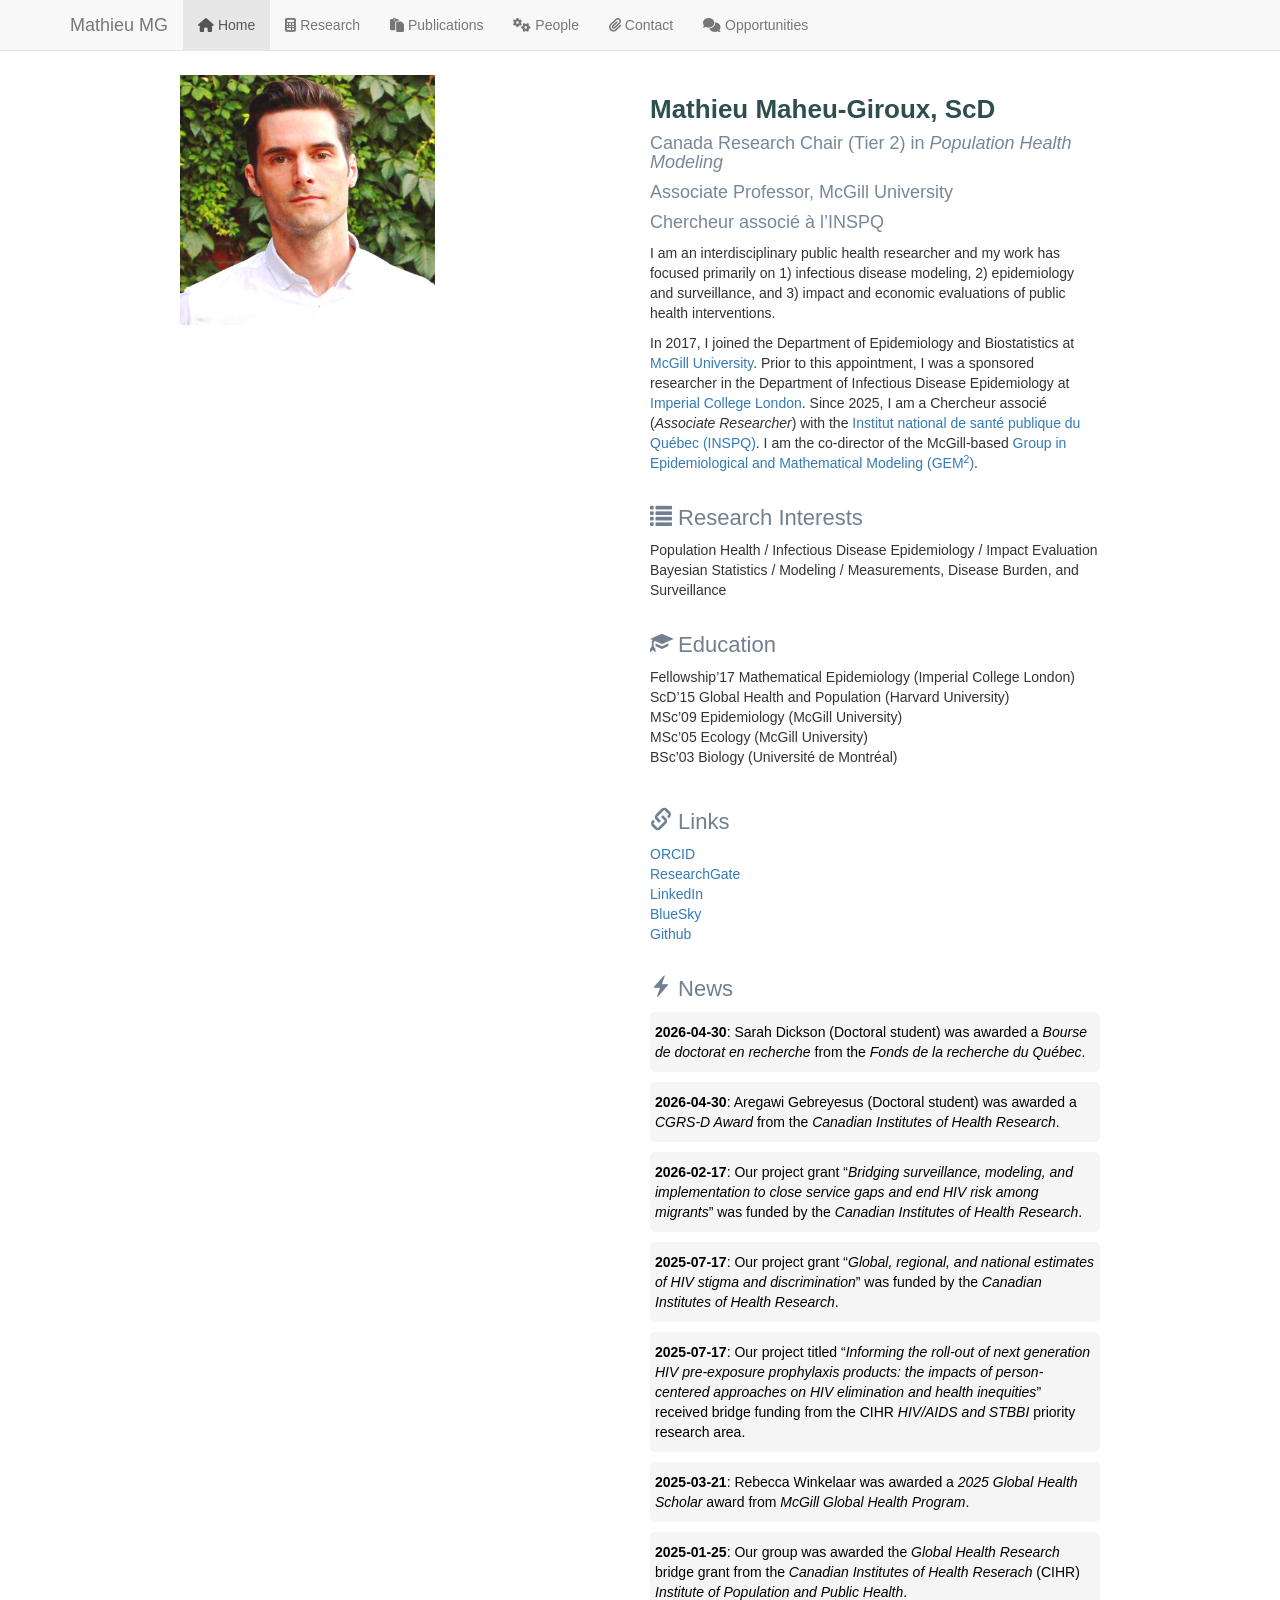
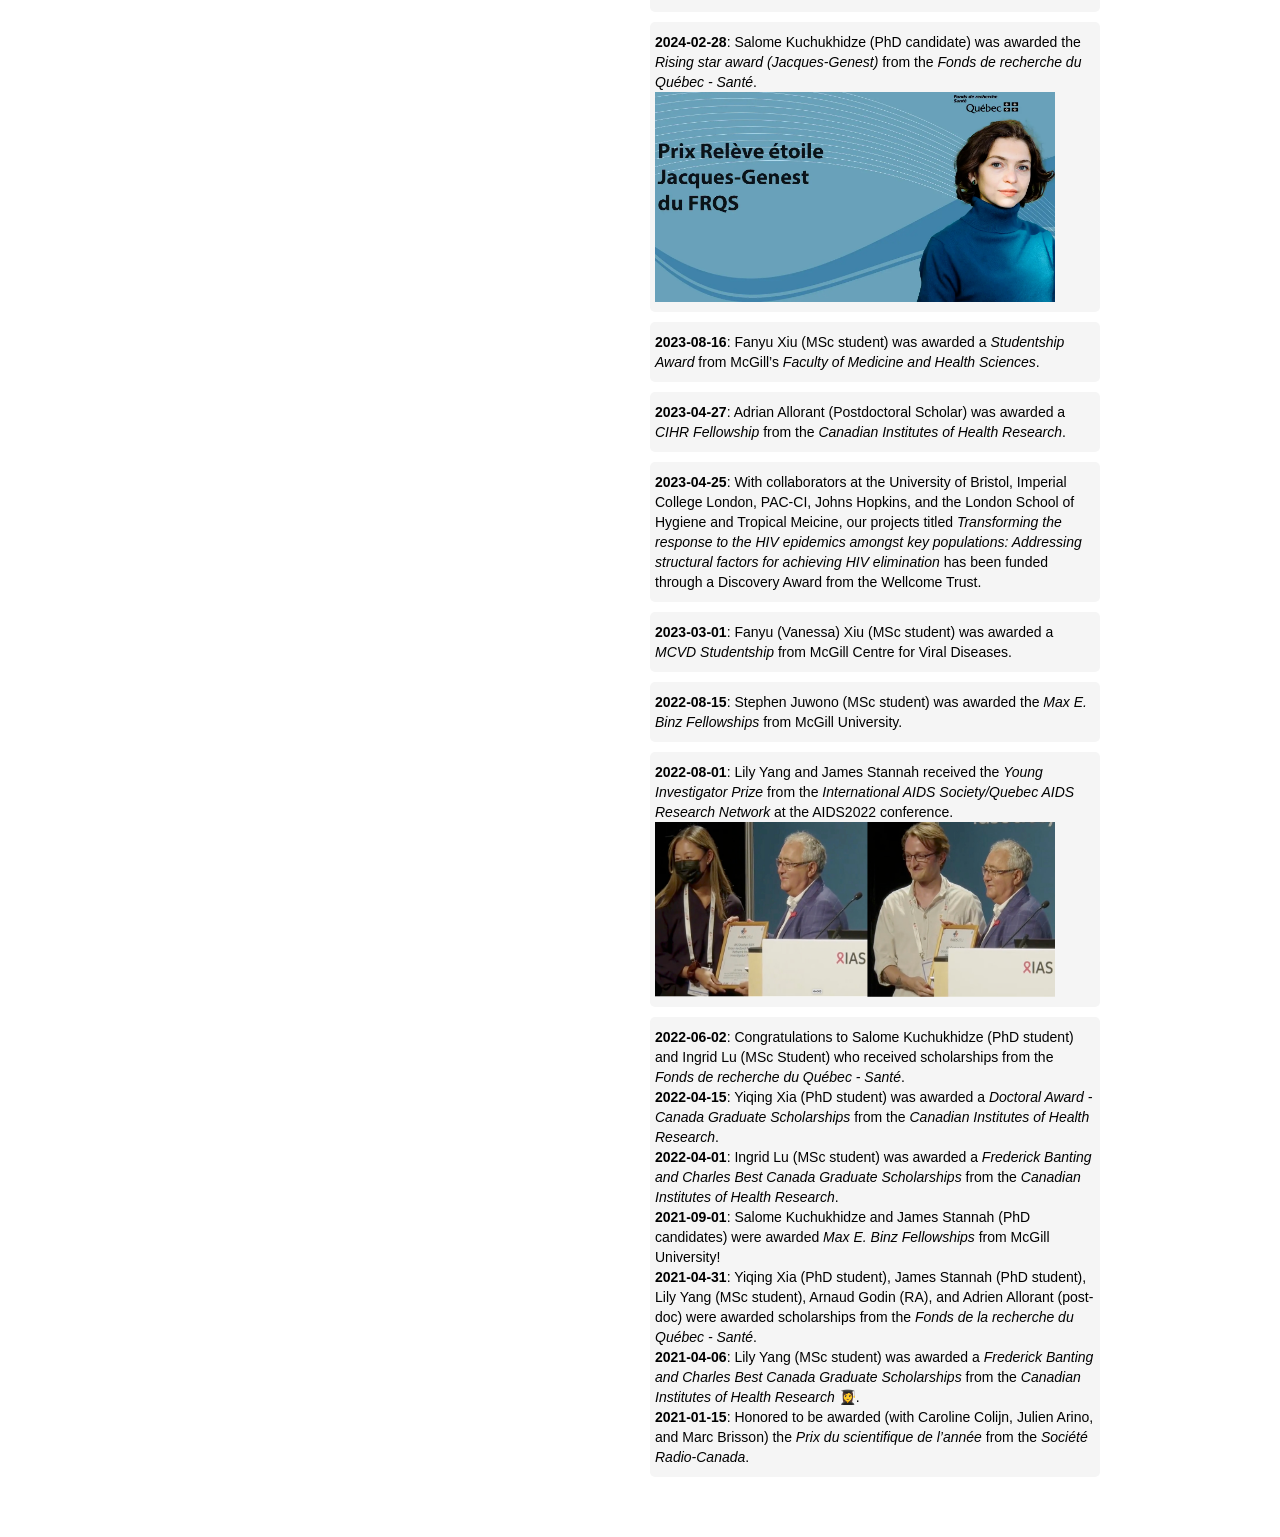
<file: index.html>
<!DOCTYPE html>

<html>

<head>

<meta charset="utf-8" />
<meta name="generator" content="pandoc" />
<meta http-equiv="X-UA-Compatible" content="IE=EDGE" />




<title>index.knit</title>

<script src="site_libs/header-attrs-2.31/header-attrs.js"></script>
<script src="site_libs/jquery-3.6.0/jquery-3.6.0.min.js"></script>
<meta name="viewport" content="width=device-width, initial-scale=1" />
<link href="site_libs/bootstrap-3.3.5/css/bootstrap.min.css" rel="stylesheet" />
<script src="site_libs/bootstrap-3.3.5/js/bootstrap.min.js"></script>
<script src="site_libs/bootstrap-3.3.5/shim/html5shiv.min.js"></script>
<script src="site_libs/bootstrap-3.3.5/shim/respond.min.js"></script>
<style>h1 {font-size: 34px;}
       h1.title {font-size: 38px;}
       h2 {font-size: 30px;}
       h3 {font-size: 24px;}
       h4 {font-size: 18px;}
       h5 {font-size: 16px;}
       h6 {font-size: 12px;}
       code {color: inherit; background-color: rgba(0, 0, 0, 0.04);}
       pre:not([class]) { background-color: white }</style>
<script src="site_libs/navigation-1.1/tabsets.js"></script>
<link href="site_libs/highlightjs-9.12.0/default.css" rel="stylesheet" />
<script src="site_libs/highlightjs-9.12.0/highlight.js"></script>
<link href="site_libs/font-awesome-6.5.2/css/all.min.css" rel="stylesheet" />
<link href="site_libs/font-awesome-6.5.2/css/v4-shims.min.css" rel="stylesheet" />

<style type="text/css">
  code{white-space: pre-wrap;}
  span.smallcaps{font-variant: small-caps;}
  span.underline{text-decoration: underline;}
  div.column{display: inline-block; vertical-align: top; width: 50%;}
  div.hanging-indent{margin-left: 1.5em; text-indent: -1.5em;}
  ul.task-list{list-style: none;}
    </style>

<style type="text/css">code{white-space: pre;}</style>
<script type="text/javascript">
if (window.hljs) {
  hljs.configure({languages: []});
  hljs.initHighlightingOnLoad();
  if (document.readyState && document.readyState === "complete") {
    window.setTimeout(function() { hljs.initHighlighting(); }, 0);
  }
}
</script>






<link rel="stylesheet" href="style.css" type="text/css" />



<style type = "text/css">
.main-container {
  max-width: 940px;
  margin-left: auto;
  margin-right: auto;
}
img {
  max-width:100%;
}
.tabbed-pane {
  padding-top: 12px;
}
.html-widget {
  margin-bottom: 20px;
}
button.code-folding-btn:focus {
  outline: none;
}
summary {
  display: list-item;
}
details > summary > p:only-child {
  display: inline;
}
pre code {
  padding: 0;
}
</style>


<style type="text/css">
.dropdown-submenu {
  position: relative;
}
.dropdown-submenu>.dropdown-menu {
  top: 0;
  left: 100%;
  margin-top: -6px;
  margin-left: -1px;
  border-radius: 0 6px 6px 6px;
}
.dropdown-submenu:hover>.dropdown-menu {
  display: block;
}
.dropdown-submenu>a:after {
  display: block;
  content: " ";
  float: right;
  width: 0;
  height: 0;
  border-color: transparent;
  border-style: solid;
  border-width: 5px 0 5px 5px;
  border-left-color: #cccccc;
  margin-top: 5px;
  margin-right: -10px;
}
.dropdown-submenu:hover>a:after {
  border-left-color: #adb5bd;
}
.dropdown-submenu.pull-left {
  float: none;
}
.dropdown-submenu.pull-left>.dropdown-menu {
  left: -100%;
  margin-left: 10px;
  border-radius: 6px 0 6px 6px;
}
</style>

<script type="text/javascript">
// manage active state of menu based on current page
$(document).ready(function () {
  // active menu anchor
  href = window.location.pathname
  href = href.substr(href.lastIndexOf('/') + 1)
  if (href === "")
    href = "index.html";
  var menuAnchor = $('a[href="' + href + '"]');

  // mark the anchor link active (and if it's in a dropdown, also mark that active)
  var dropdown = menuAnchor.closest('li.dropdown');
  if (window.bootstrap) { // Bootstrap 4+
    menuAnchor.addClass('active');
    dropdown.find('> .dropdown-toggle').addClass('active');
  } else { // Bootstrap 3
    menuAnchor.parent().addClass('active');
    dropdown.addClass('active');
  }

  // Navbar adjustments
  var navHeight = $(".navbar").first().height() + 15;
  var style = document.createElement('style');
  var pt = "padding-top: " + navHeight + "px; ";
  var mt = "margin-top: -" + navHeight + "px; ";
  var css = "";
  // offset scroll position for anchor links (for fixed navbar)
  for (var i = 1; i <= 6; i++) {
    css += ".section h" + i + "{ " + pt + mt + "}\n";
  }
  style.innerHTML = "body {" + pt + "padding-bottom: 40px; }\n" + css;
  document.head.appendChild(style);
});
</script>

<!-- tabsets -->

<style type="text/css">
.tabset-dropdown > .nav-tabs {
  display: inline-table;
  max-height: 500px;
  min-height: 44px;
  overflow-y: auto;
  border: 1px solid #ddd;
  border-radius: 4px;
}

.tabset-dropdown > .nav-tabs > li.active:before, .tabset-dropdown > .nav-tabs.nav-tabs-open:before {
  content: "\e259";
  font-family: 'Glyphicons Halflings';
  display: inline-block;
  padding: 10px;
  border-right: 1px solid #ddd;
}

.tabset-dropdown > .nav-tabs.nav-tabs-open > li.active:before {
  content: "\e258";
  font-family: 'Glyphicons Halflings';
  border: none;
}

.tabset-dropdown > .nav-tabs > li.active {
  display: block;
}

.tabset-dropdown > .nav-tabs > li > a,
.tabset-dropdown > .nav-tabs > li > a:focus,
.tabset-dropdown > .nav-tabs > li > a:hover {
  border: none;
  display: inline-block;
  border-radius: 4px;
  background-color: transparent;
}

.tabset-dropdown > .nav-tabs.nav-tabs-open > li {
  display: block;
  float: none;
}

.tabset-dropdown > .nav-tabs > li {
  display: none;
}
</style>

<!-- code folding -->




</head>

<body>


<div class="container-fluid main-container">




<div class="navbar navbar-default  navbar-fixed-top" role="navigation">
  <div class="container">
    <div class="navbar-header">
      <button type="button" class="navbar-toggle collapsed" data-toggle="collapse" data-bs-toggle="collapse" data-target="#navbar" data-bs-target="#navbar">
        <span class="icon-bar"></span>
        <span class="icon-bar"></span>
        <span class="icon-bar"></span>
      </button>
      <a class="navbar-brand" href="index.html">Mathieu MG</a>
    </div>
    <div id="navbar" class="navbar-collapse collapse">
      <ul class="nav navbar-nav">
        <li>
  <a href="index.html">
    <span class="fa fa-home"></span>
     
    Home
  </a>
</li>
<li>
  <a href="research.html">
    <span class="fa fa-calculator"></span>
     
    Research
  </a>
</li>
<li>
  <a href="publications.html">
    <span class="fa fa-clipboard"></span>
     
    Publications
  </a>
</li>
<li>
  <a href="people.html">
    <span class="fa fa-cogs"></span>
     
    People
  </a>
</li>
<li>
  <a href="contact.html">
    <span class="fa fa-paperclip"></span>
     
    Contact
  </a>
</li>
<li>
  <a href="opportunities.html">
    <span class="fa fa-comments"></span>
     
    Opportunities
  </a>
</li>
      </ul>
      <ul class="nav navbar-nav navbar-right">
        
      </ul>
    </div><!--/.nav-collapse -->
  </div><!--/.container -->
</div><!--/.navbar -->

<div id="header">




</div>


<!-- Global site tag (gtag.js) - Google Analytics -->
<script async src="https://www.googletagmanager.com/gtag/js?id=UA-116328745-1"></script>
<script>
  window.dataLayer = window.dataLayer || [];
  function gtag(){dataLayer.push(arguments);}
  gtag('js', new Date());

  gtag('config', 'UA-116328745-1');
</script>
<style type="text/css">
body{ /* Normal  */
  font-size: 14px;
   min-width: 500px;        /* Suppose you want minimum width of 1000px */
   width: auto !important;  /* Firefox will set width as auto */
   width: 500px;            /* As IE6 ignores !important it will set width as 1100px; */
  }
h1 { /* Header 1 */
  font-size: 26px;
  color: DarkSlateGrey;
}
h2 { /* Header 2 */
    font-size: 22px;
  color: SlateGrey;
}
h3 { /* Header 3 */
  font-size: 18px;
  color: LightSlateGrey;
}
code.r{ /* Code block */
    font-size: 12px;
}
pre { /* Code block - determines code spacing between lines */
    font-size: 14px;
}
</style>
<head>
<meta name="viewport" content="width=device-width, initial-scale=1">
<style>
* {
    box-sizing: border-box;
}
/* Create two equal columns that floats next to each other */
.column {
    float: left;
    width: 80%;
    padding: 10px;
}
.left {
  width: 50%;
}
.right {
  width: 50%;
}
/* Clear floats after the columns */
.row:after {
    content: "";
    display: table;
    clear: both;
}
/* Responsive layout - makes the two columns stack on top of each other instead of next to each other */
@media screen and (max-width: 700px) {
    .column {
        width: 100%;
    }
}
</style>
</head>
<style>
.box {
     text-align: left;
     font-family: arial;
     font-size: 14px;
     padding: 10px 5px;
     border-radius: 5px;
     background-color: whitesmoke;
 }
 </style>
<style>
.class-name {
     text-align: left;
     font-family: arial;
     font-size: 14px;
     padding: 10px 5px;
     border-radius: 5px;
     background-color: whitesmoke;
 }
 </style>
<style>
a.one {
    text-align: left;
    font-family: arial;
    font-size: 14px;
    color: black;
    padding: 10px 5px;
    border-radius: 5px;
    text-decoration: none;
    display: inline-block;
    background-color: whitesmoke;
</style>
<div class="row">
<div class="column left">
<p><img src="Head%20Edited.JPG" align="left" width = "255" height = "250"></p>
</div>
<div class="column right">
<div id="section" class="section level1">
<h1></h1>
</div>
<div id="section-1" class="section level1">
<h1></h1>
</div>
<div id="mathieu-maheu-giroux-scd" class="section level1">
<h1><strong>Mathieu Maheu-Giroux, ScD</strong></h1>
<div id="canada-research-chair-tier-2-in-population-health-modeling"
class="section level3">
<h3>Canada Research Chair (Tier 2) in <em>Population Health
Modeling</em></h3>
</div>
<div id="associate-professor-mcgill-university" class="section level3">
<h3>Associate Professor, McGill University</h3>
</div>
<div id="chercheur-associé-à-linspq" class="section level3">
<h3>Chercheur associé à l’INSPQ</h3>
<p>I am an interdisciplinary public health researcher and my work has
focused primarily on 1) infectious disease modeling, 2) epidemiology and
surveillance, and 3) impact and economic evaluations of public health
interventions.</p>
<p>In 2017, I joined the Department of Epidemiology and Biostatistics at
<a href="https://www.mcgill.ca/epi-biostat-occh/">McGill University</a>.
Prior to this appointment, I was a sponsored researcher in the
Department of Infectious Disease Epidemiology at <a
href="https://www.imperial.ac.uk/school-public-health/infectious-disease-epidemiology/">Imperial
College London</a>. Since 2025, I am a Chercheur associé (<em>Associate
Researcher</em>) with the <a href="https://www.inspq.qc.ca/">Institut
national de santé publique du Québec (INSPQ)</a>. I am the co-director
of the McGill-based <a
href="https://www.mcgill.ca/epi-math-modeling">Group in Epidemiological
and Mathematical Modeling (GEM<sup>2</sup>)</a>.</p>
</div>
</div>
<div id="section-2" class="section level1">
<h1></h1>
</div>
<div id="section-3" class="section level1">
<h1></h1>
<div id="research-interests" class="section level2">
<h2><i class="glyphicon glyphicon-list"></i> Research Interests</h2>
<p>Population Health / Infectious Disease Epidemiology / Impact
Evaluation<br />
Bayesian Statistics / Modeling / Measurements, Disease Burden, and
Surveillance</p>
</div>
</div>
<div id="section-4" class="section level1">
<h1></h1>
</div>
<div id="section-5" class="section level1">
<h1></h1>
<div id="education" class="section level2">
<h2><i class="glyphicon glyphicon-education"></i> Education</h2>
<p>Fellowship’17 Mathematical Epidemiology (Imperial College
London)<br />
ScD’15 Global Health and Population (Harvard University)<br />
MSc’09 Epidemiology (McGill University)<br />
MSc’05 Ecology (McGill University)<br />
BSc’03 Biology (Université de Montréal)</p>
</div>
</div>
<div id="section-6" class="section level1">
<h1></h1>
</div>
<div id="section-7" class="section level1">
<h1></h1>
</div>
<div id="section-8" class="section level1">
<h1></h1>
<div id="links" class="section level2">
<h2><i class="glyphicon glyphicon-link"></i> Links</h2>
<p><a href="http://orcid.org/0000-0002-8363-4388">ORCID</a><br />
<a
href="https://www.researchgate.net/profile/Mathieu_Maheu-Giroux">ResearchGate</a><br />
<a href="https://ca.linkedin.com/in/mmgiroux">LinkedIn</a><br />
<a href="https://bsky.app/profile/mat-mg.bsky.social">BlueSky</a><br />
<a href="https://github.com/m-maheu-giroux">Github</a></p>
</div>
</div>
<div id="section-9" class="section level1">
<h1></h1>
</div>
<div id="section-10" class="section level1">
<h1></h1>
<div id="news" class="section level2">
<h2><i class="glyphicon glyphicon-flash"></i> News</h2>
<p><a class="one" target = "_blank/"> <strong>2026-04-30</strong>: Sarah
Dickson (Doctoral student) was awarded a <em>Bourse de doctorat en
recherche</em> from the <em>Fonds de la recherche du Québec</em>.
</a></p>
<p><a class="one" target = "_blank/"> <strong>2026-04-30</strong>:
Aregawi Gebreyesus (Doctoral student) was awarded a <em>CGRS-D
Award</em> from the <em>Canadian Institutes of Health Research</em>.
</a></p>
<p><a class="one" target = "_blank/"> <strong>2026-02-17</strong>: Our
project grant “<em>Bridging surveillance, modeling, and implementation
to close service gaps and end HIV risk among migrants</em>” was funded
by the <em>Canadian Institutes of Health Research</em>. </a></p>
<p><a class="one" target = "_blank/"> <strong>2025-07-17</strong>: Our
project grant “<em>Global, regional, and national estimates of HIV
stigma and discrimination</em>” was funded by the <em>Canadian
Institutes of Health Research</em>. </a></p>
<p><a class="one" target = "_blank/"> <strong>2025-07-17</strong>: Our
project titled “<em>Informing the roll-out of next generation HIV
pre-exposure prophylaxis products: the impacts of person-centered
approaches on HIV elimination and health inequities</em>” received
bridge funding from the CIHR <em>HIV/AIDS and STBBI</em> priority
research area. </a></p>
<p><a class="one" target = "_blank/"> <strong>2025-03-21</strong>:
Rebecca Winkelaar was awarded a <em>2025 Global Health Scholar</em>
award from <em>McGill Global Health Program</em>. </a></p>
<p><a class="one" target = "_blank/"> <strong>2025-01-25</strong>: Our
group was awarded the <em>Global Health Research</em> bridge grant from
the <em>Canadian Institutes of Health Reserach</em> (CIHR) <em>Institute
of Population and Public Health</em>. </a></p>
<p><a class="one" target = "https://frq.gouv.qc.ca/histoire-et-rapport/releve-etoile-jacques-genest-fevrier-2024/">
<strong>2024-02-28</strong>: Salome Kuchukhidze (PhD candidate) was
awarded the <em>Rising star award (Jacques-Genest)</em> from the
<em>Fonds de recherche du Québec - Santé</em>.
<img src = "frqs-salome.png" align = "left" width = "400" height = "210">
</a></p>
<p><a class="one" target="_blank"> <strong>2023-08-16</strong>: Fanyu
Xiu (MSc student) was awarded a <em>Studentship Award</em> from McGill’s
<em>Faculty of Medicine and Health Sciences</em>. </a></p>
<p><a class="one" target="_blank"> <strong>2023-04-27</strong>: Adrian
Allorant (Postdoctoral Scholar) was awarded a <em>CIHR Fellowship</em>
from the <em>Canadian Institutes of Health Research</em>. </a></p>
<p><a class="one" target="https://wellcome.org/grant-funding/people-and-projects/grants-awarded/transforming-response-hiv-epidemics-amongst-key">
<strong>2023-04-25</strong>: With collaborators at the University of
Bristol, Imperial College London, PAC-CI, Johns Hopkins, and the London
School of Hygiene and Tropical Meicine, our projects titled
<em>Transforming the response to the HIV epidemics amongst key
populations: Addressing structural factors for achieving HIV
elimination</em> has been funded through a Discovery Award from the
Wellcome Trust. </a></p>
<p><a class="one" target="_blank"> <strong>2023-03-01</strong>: Fanyu
(Vanessa) Xiu (MSc student) was awarded a <em>MCVD Studentship</em> from
McGill Centre for Viral Diseases. </a></p>
<p><a class="one" target="_blank"> <strong>2022-08-15</strong>: Stephen
Juwono (MSc student) was awarded the <em>Max E. Binz Fellowships</em>
from McGill University. </a></p>
<p><a class="one" target="_blank"> <strong>2022-08-01</strong>: Lily
Yang and James Stannah received the <em>Young Investigator Prize</em>
from the <em>International AIDS Society/Quebec AIDS Research
Network</em> at the AIDS2022 conference.<br />
<img src="IAS-YIP.jpg" align="left" width = "400" height = "175">
</a></p>
<p><a class="one" target="_blank"> <strong>2022-06-02</strong>:
Congratulations to Salome Kuchukhidze (PhD student) and Ingrid Lu (MSc
Student) who received scholarships from the <em>Fonds de recherche du
Québec - Santé</em>.<br />
<strong>2022-04-15</strong>: Yiqing Xia (PhD student) was awarded a
<em>Doctoral Award - Canada Graduate Scholarships</em> from the
<em>Canadian Institutes of Health Research</em>.<br />
<strong>2022-04-01</strong>: Ingrid Lu (MSc student) was awarded a
<em>Frederick Banting and Charles Best Canada Graduate Scholarships</em>
from the <em>Canadian Institutes of Health Research</em>.<br />
<strong>2021-09-01</strong>: Salome Kuchukhidze and James Stannah (PhD
candidates) were awarded <em>Max E. Binz Fellowships</em> from McGill
University!<br />
<strong>2021-04-31</strong>: Yiqing Xia (PhD student), James Stannah
(PhD student), Lily Yang (MSc student), Arnaud Godin (RA), and Adrien
Allorant (post-doc) were awarded scholarships from the <em>Fonds de la
recherche du Québec - Santé</em>.<br />
<strong>2021-04-06</strong>: Lily Yang (MSc student) was awarded a
<em>Frederick Banting and Charles Best Canada Graduate Scholarships</em>
from the <em>Canadian Institutes of Health Research</em> 👩‍🎓.<br />
<strong>2021-01-15</strong>: Honored to be awarded (with Caroline
Colijn, Julien Arino, and Marc Brisson) the <em>Prix du scientifique de
l’année</em> from the <em>Société Radio-Canada</em>.<br />
</a></p>
</div>
</div>
</div>
</div>




</div>

<script>

// add bootstrap table styles to pandoc tables
function bootstrapStylePandocTables() {
  $('tr.odd').parent('tbody').parent('table').addClass('table table-condensed');
}
$(document).ready(function () {
  bootstrapStylePandocTables();
});


</script>

<!-- tabsets -->

<script>
$(document).ready(function () {
  window.buildTabsets("TOC");
});

$(document).ready(function () {
  $('.tabset-dropdown > .nav-tabs > li').click(function () {
    $(this).parent().toggleClass('nav-tabs-open');
  });
});
</script>

<!-- code folding -->


<!-- dynamically load mathjax for compatibility with self-contained -->
<script>
  (function () {
    var script = document.createElement("script");
    script.type = "text/javascript";
    script.src  = "https://mathjax.rstudio.com/latest/MathJax.js?config=TeX-AMS-MML_HTMLorMML";
    document.getElementsByTagName("head")[0].appendChild(script);
  })();
</script>

</body>
</html>
</file>
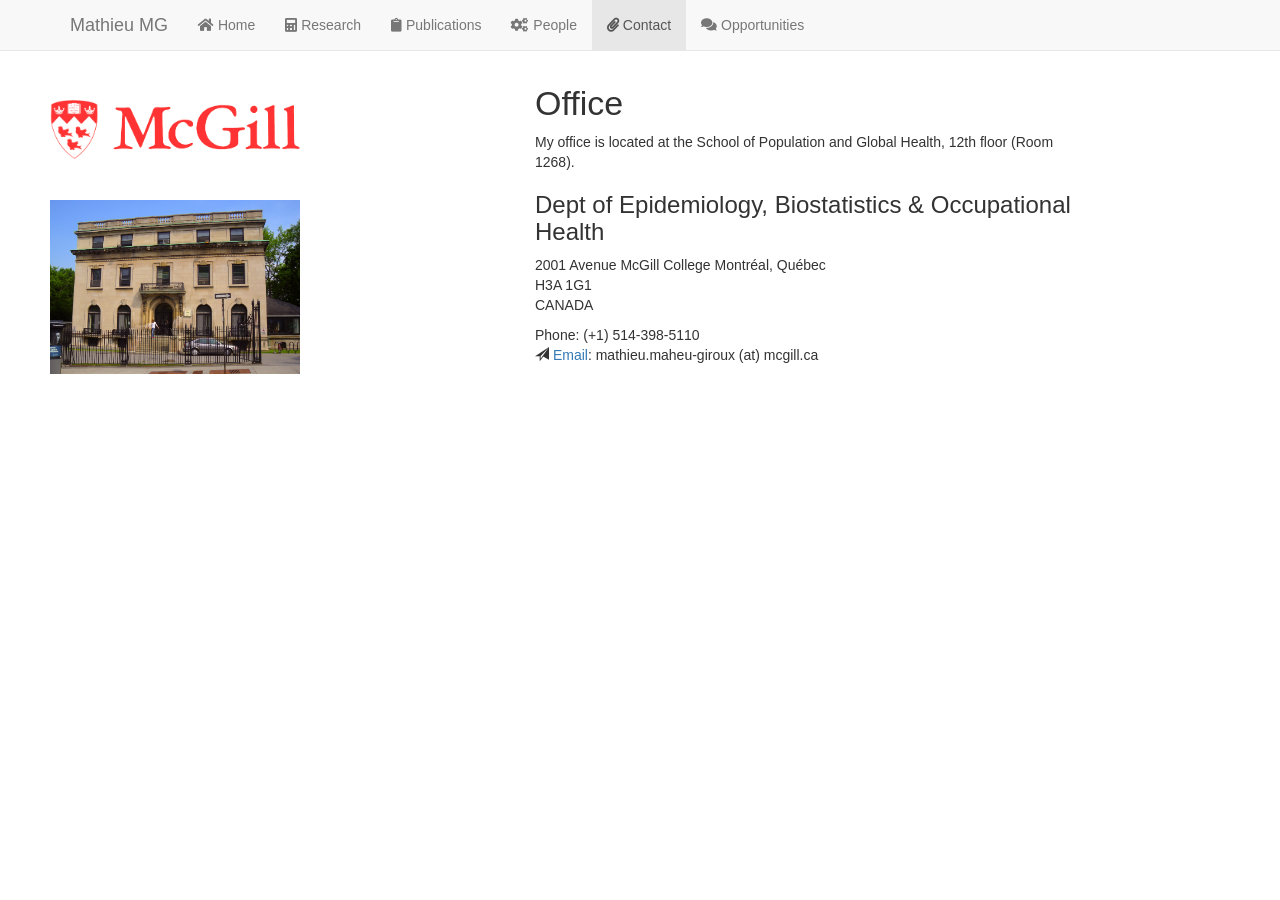
<file: contact.html>
<!DOCTYPE html>

<html>

<head>

<meta charset="utf-8" />
<meta name="generator" content="pandoc" />
<meta http-equiv="X-UA-Compatible" content="IE=EDGE" />




<title></title>

<script src="site_libs/jquery-1.11.3/jquery.min.js"></script>
<meta name="viewport" content="width=device-width, initial-scale=1" />
<link href="site_libs/bootstrap-3.3.5/css/bootstrap.min.css" rel="stylesheet" />
<script src="site_libs/bootstrap-3.3.5/js/bootstrap.min.js"></script>
<script src="site_libs/bootstrap-3.3.5/shim/html5shiv.min.js"></script>
<script src="site_libs/bootstrap-3.3.5/shim/respond.min.js"></script>
<style>h1 {font-size: 34px;}
       h1.title {font-size: 38px;}
       h2 {font-size: 30px;}
       h3 {font-size: 24px;}
       h4 {font-size: 18px;}
       h5 {font-size: 16px;}
       h6 {font-size: 12px;}
       code {color: inherit; background-color: rgba(0, 0, 0, 0.04);}
       pre:not([class]) { background-color: white }</style>
<script src="site_libs/navigation-1.1/tabsets.js"></script>
<link href="site_libs/highlightjs-9.12.0/default.css" rel="stylesheet" />
<script src="site_libs/highlightjs-9.12.0/highlight.js"></script>
<link href="site_libs/font-awesome-5.1.0/css/all.css" rel="stylesheet" />
<link href="site_libs/font-awesome-5.1.0/css/v4-shims.css" rel="stylesheet" />

<style type="text/css">
  code{white-space: pre-wrap;}
  span.smallcaps{font-variant: small-caps;}
  span.underline{text-decoration: underline;}
  div.column{display: inline-block; vertical-align: top; width: 50%;}
  div.hanging-indent{margin-left: 1.5em; text-indent: -1.5em;}
  ul.task-list{list-style: none;}
    </style>

<style type="text/css">code{white-space: pre;}</style>
<script type="text/javascript">
if (window.hljs) {
  hljs.configure({languages: []});
  hljs.initHighlightingOnLoad();
  if (document.readyState && document.readyState === "complete") {
    window.setTimeout(function() { hljs.initHighlighting(); }, 0);
  }
}
</script>








<style type = "text/css">
.main-container {
  max-width: 940px;
  margin-left: auto;
  margin-right: auto;
}
img {
  max-width:100%;
}
.tabbed-pane {
  padding-top: 12px;
}
.html-widget {
  margin-bottom: 20px;
}
button.code-folding-btn:focus {
  outline: none;
}
summary {
  display: list-item;
}
pre code {
  padding: 0;
}
</style>


<style type="text/css">
.dropdown-submenu {
  position: relative;
}
.dropdown-submenu>.dropdown-menu {
  top: 0;
  left: 100%;
  margin-top: -6px;
  margin-left: -1px;
  border-radius: 0 6px 6px 6px;
}
.dropdown-submenu:hover>.dropdown-menu {
  display: block;
}
.dropdown-submenu>a:after {
  display: block;
  content: " ";
  float: right;
  width: 0;
  height: 0;
  border-color: transparent;
  border-style: solid;
  border-width: 5px 0 5px 5px;
  border-left-color: #cccccc;
  margin-top: 5px;
  margin-right: -10px;
}
.dropdown-submenu:hover>a:after {
  border-left-color: #adb5bd;
}
.dropdown-submenu.pull-left {
  float: none;
}
.dropdown-submenu.pull-left>.dropdown-menu {
  left: -100%;
  margin-left: 10px;
  border-radius: 6px 0 6px 6px;
}
</style>

<script type="text/javascript">
// manage active state of menu based on current page
$(document).ready(function () {
  // active menu anchor
  href = window.location.pathname
  href = href.substr(href.lastIndexOf('/') + 1)
  if (href === "")
    href = "index.html";
  var menuAnchor = $('a[href="' + href + '"]');

  // mark it active
  menuAnchor.tab('show');

  // if it's got a parent navbar menu mark it active as well
  menuAnchor.closest('li.dropdown').addClass('active');

  // Navbar adjustments
  var navHeight = $(".navbar").first().height() + 15;
  var style = document.createElement('style');
  var pt = "padding-top: " + navHeight + "px; ";
  var mt = "margin-top: -" + navHeight + "px; ";
  var css = "";
  // offset scroll position for anchor links (for fixed navbar)
  for (var i = 1; i <= 6; i++) {
    css += ".section h" + i + "{ " + pt + mt + "}\n";
  }
  style.innerHTML = "body {" + pt + "padding-bottom: 40px; }\n" + css;
  document.head.appendChild(style);
});
</script>

<!-- tabsets -->

<style type="text/css">
.tabset-dropdown > .nav-tabs {
  display: inline-table;
  max-height: 500px;
  min-height: 44px;
  overflow-y: auto;
  border: 1px solid #ddd;
  border-radius: 4px;
}

.tabset-dropdown > .nav-tabs > li.active:before {
  content: "";
  font-family: 'Glyphicons Halflings';
  display: inline-block;
  padding: 10px;
  border-right: 1px solid #ddd;
}

.tabset-dropdown > .nav-tabs.nav-tabs-open > li.active:before {
  content: "&#xe258;";
  border: none;
}

.tabset-dropdown > .nav-tabs.nav-tabs-open:before {
  content: "";
  font-family: 'Glyphicons Halflings';
  display: inline-block;
  padding: 10px;
  border-right: 1px solid #ddd;
}

.tabset-dropdown > .nav-tabs > li.active {
  display: block;
}

.tabset-dropdown > .nav-tabs > li > a,
.tabset-dropdown > .nav-tabs > li > a:focus,
.tabset-dropdown > .nav-tabs > li > a:hover {
  border: none;
  display: inline-block;
  border-radius: 4px;
  background-color: transparent;
}

.tabset-dropdown > .nav-tabs.nav-tabs-open > li {
  display: block;
  float: none;
}

.tabset-dropdown > .nav-tabs > li {
  display: none;
}
</style>

<!-- code folding -->




</head>

<body>


<div class="container-fluid main-container">




<div class="navbar navbar-default  navbar-fixed-top" role="navigation">
  <div class="container">
    <div class="navbar-header">
      <button type="button" class="navbar-toggle collapsed" data-toggle="collapse" data-target="#navbar">
        <span class="icon-bar"></span>
        <span class="icon-bar"></span>
        <span class="icon-bar"></span>
      </button>
      <a class="navbar-brand" href="index.html">Mathieu MG</a>
    </div>
    <div id="navbar" class="navbar-collapse collapse">
      <ul class="nav navbar-nav">
        <li>
  <a href="index.html">
    <span class="fas fa-home"></span>
     
    Home
  </a>
</li>
<li>
  <a href="research.html">
    <span class="fas fa-calculator"></span>
     
    Research
  </a>
</li>
<li>
  <a href="publications.html">
    <span class="fas fa-clipboard"></span>
     
    Publications
  </a>
</li>
<li>
  <a href="people.html">
    <span class="fas fa-cogs"></span>
     
    People
  </a>
</li>
<li>
  <a href="contact.html">
    <span class="fas fa-paperclip"></span>
     
    Contact
  </a>
</li>
<li>
  <a href="opportunities.html">
    <span class="fas fa-comments"></span>
     
    Opportunities
  </a>
</li>
      </ul>
      <ul class="nav navbar-nav navbar-right">
        
      </ul>
    </div><!--/.nav-collapse -->
  </div><!--/.container -->
</div><!--/.navbar -->

<div id="header">




</div>


<style>
.colleft {
float: left;
width: 350px;
text-align: center;
}
.colright {
 overflow: hidden;
}
</style>
<div class="colleft">
<p><img src="McGill.png" style="position:absolute; top:100px; left:50px; width:250px" /> <img src="Purvis.JPG" style="position:absolute; top:200px; left:50px; width:250px" /></p>
</div>
<div class="colright">
<h1 id="section"></h1>
<h1 id="section-1"></h1>
<h1 id="section-2"></h1>
<h1 id="section-3"></h1>
<h1 id="office">Office</h1>
<p>My office is located at the School of Population and Global Health, 12th floor (Room 1268).</p>
<h1 id="section-4"></h1>
<h3 id="dept-of-epidemiology-biostatistics-occupational-health">Dept of Epidemiology, Biostatistics &amp; Occupational Health</h3>
<p>2001 Avenue McGill College Montréal, Québec<br />
H3A 1G1<br />
CANADA</p>
<p>Phone: (+1) 514-398-5110<br />
<i class="glyphicon glyphicon-send"></i> <a href="mailto:mathieu.maheu-giroux@mcgill.ca">Email</a>: mathieu.maheu-giroux (at) mcgill.ca</p>
</div>




</div>

<script>

// add bootstrap table styles to pandoc tables
function bootstrapStylePandocTables() {
  $('tr.odd').parent('tbody').parent('table').addClass('table table-condensed');
}
$(document).ready(function () {
  bootstrapStylePandocTables();
});


</script>

<!-- tabsets -->

<script>
$(document).ready(function () {
  window.buildTabsets("TOC");
});

$(document).ready(function () {
  $('.tabset-dropdown > .nav-tabs > li').click(function () {
    $(this).parent().toggleClass('nav-tabs-open');
  });
});
</script>

<!-- code folding -->


<!-- dynamically load mathjax for compatibility with self-contained -->
<script>
  (function () {
    var script = document.createElement("script");
    script.type = "text/javascript";
    script.src  = "https://mathjax.rstudio.com/latest/MathJax.js?config=TeX-AMS-MML_HTMLorMML";
    document.getElementsByTagName("head")[0].appendChild(script);
  })();
</script>

</body>
</html>
</file>
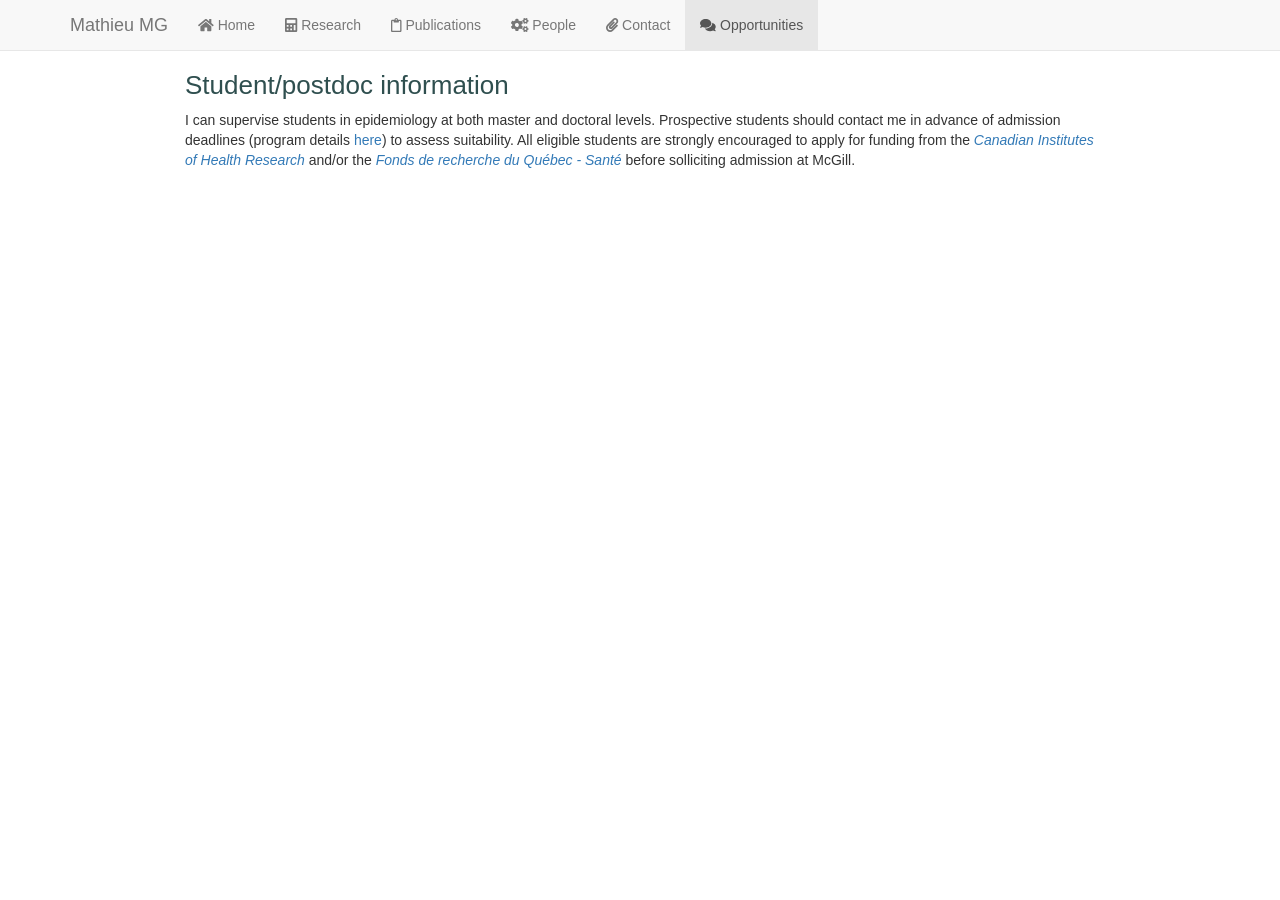
<file: opportunities.html>
<!DOCTYPE html>

<html xmlns="http://www.w3.org/1999/xhtml">

<head>

<meta charset="utf-8" />
<meta http-equiv="Content-Type" content="text/html; charset=utf-8" />
<meta name="generator" content="pandoc" />




<title></title>

<script src="site_libs/jquery-1.11.3/jquery.min.js"></script>
<meta name="viewport" content="width=device-width, initial-scale=1" />
<link href="site_libs/bootstrap-3.3.5/css/bootstrap.min.css" rel="stylesheet" />
<script src="site_libs/bootstrap-3.3.5/js/bootstrap.min.js"></script>
<script src="site_libs/bootstrap-3.3.5/shim/html5shiv.min.js"></script>
<script src="site_libs/bootstrap-3.3.5/shim/respond.min.js"></script>
<script src="site_libs/navigation-1.1/tabsets.js"></script>
<link href="site_libs/highlightjs-9.12.0/default.css" rel="stylesheet" />
<script src="site_libs/highlightjs-9.12.0/highlight.js"></script>
<link href="site_libs/font-awesome-5.0.13/css/fa-svg-with-js.css" rel="stylesheet" />
<script src="site_libs/font-awesome-5.0.13/js/fontawesome-all.min.js"></script>
<script src="site_libs/font-awesome-5.0.13/js/fa-v4-shims.min.js"></script>

<style type="text/css">code{white-space: pre;}</style>
<style type="text/css">
  pre:not([class]) {
    background-color: white;
  }
</style>
<script type="text/javascript">
if (window.hljs) {
  hljs.configure({languages: []});
  hljs.initHighlightingOnLoad();
  if (document.readyState && document.readyState === "complete") {
    window.setTimeout(function() { hljs.initHighlighting(); }, 0);
  }
}
</script>



<style type="text/css">
h1 {
  font-size: 34px;
}
h1.title {
  font-size: 38px;
}
h2 {
  font-size: 30px;
}
h3 {
  font-size: 24px;
}
h4 {
  font-size: 18px;
}
h5 {
  font-size: 16px;
}
h6 {
  font-size: 12px;
}
.table th:not([align]) {
  text-align: left;
}
</style>

<link rel="stylesheet" href="style.css" type="text/css" />

</head>

<body>

<style type = "text/css">
.main-container {
  max-width: 940px;
  margin-left: auto;
  margin-right: auto;
}
code {
  color: inherit;
  background-color: rgba(0, 0, 0, 0.04);
}
img {
  max-width:100%;
  height: auto;
}
.tabbed-pane {
  padding-top: 12px;
}
.html-widget {
  margin-bottom: 20px;
}
button.code-folding-btn:focus {
  outline: none;
}
</style>


<style type="text/css">
/* padding for bootstrap navbar */
body {
  padding-top: 51px;
  padding-bottom: 40px;
}
/* offset scroll position for anchor links (for fixed navbar)  */
.section h1 {
  padding-top: 56px;
  margin-top: -56px;
}

.section h2 {
  padding-top: 56px;
  margin-top: -56px;
}
.section h3 {
  padding-top: 56px;
  margin-top: -56px;
}
.section h4 {
  padding-top: 56px;
  margin-top: -56px;
}
.section h5 {
  padding-top: 56px;
  margin-top: -56px;
}
.section h6 {
  padding-top: 56px;
  margin-top: -56px;
}
</style>

<script>
// manage active state of menu based on current page
$(document).ready(function () {
  // active menu anchor
  href = window.location.pathname
  href = href.substr(href.lastIndexOf('/') + 1)
  if (href === "")
    href = "index.html";
  var menuAnchor = $('a[href="' + href + '"]');

  // mark it active
  menuAnchor.parent().addClass('active');

  // if it's got a parent navbar menu mark it active as well
  menuAnchor.closest('li.dropdown').addClass('active');
});
</script>


<div class="container-fluid main-container">

<!-- tabsets -->
<script>
$(document).ready(function () {
  window.buildTabsets("TOC");
});
</script>

<!-- code folding -->






<div class="navbar navbar-default  navbar-fixed-top" role="navigation">
  <div class="container">
    <div class="navbar-header">
      <button type="button" class="navbar-toggle collapsed" data-toggle="collapse" data-target="#navbar">
        <span class="icon-bar"></span>
        <span class="icon-bar"></span>
        <span class="icon-bar"></span>
      </button>
      <a class="navbar-brand" href="index.html">Mathieu MG</a>
    </div>
    <div id="navbar" class="navbar-collapse collapse">
      <ul class="nav navbar-nav">
        <li>
  <a href="index.html">
    <span class="fa fa-home"></span>
     
    Home
  </a>
</li>
<li>
  <a href="research.html">
    <span class="fa fa-calculator"></span>
     
    Research
  </a>
</li>
<li>
  <a href="publications.html">
    <span class="fa fa-clipboard"></span>
     
    Publications
  </a>
</li>
<li>
  <a href="people.html">
    <span class="fa fa-cogs"></span>
     
    People
  </a>
</li>
<li>
  <a href="contact.html">
    <span class="fa fa-paperclip"></span>
     
    Contact
  </a>
</li>
<li>
  <a href="opportunities.html">
    <span class="fa fa-comments"></span>
     
    Opportunities
  </a>
</li>
      </ul>
      <ul class="nav navbar-nav navbar-right">
        
      </ul>
    </div><!--/.nav-collapse -->
  </div><!--/.container -->
</div><!--/.navbar -->

<div class="fluid-row" id="header">




</div>


<div id="section" class="section level1">
<h1></h1>
</div>
<div id="section-1" class="section level1">
<h1></h1>
</div>
<div id="studentpostdoc-information" class="section level1">
<h1>Student/postdoc information</h1>
<p>I can supervise students in epidemiology at both master and doctoral levels. Prospective students should contact me in advance of admission deadlines (program details <a href="https://www.mcgill.ca/epi-biostat-occh/academic-programs/grad/epidemiology">here</a>) to assess suitability. All eligible students are strongly encouraged to apply for funding from the <a href="http://www.cihr-irsc.gc.ca/e/193.html"><em>Canadian Institutes of Health Research</em></a> and/or the <a href="http://www.frqs.gouv.qc.ca/en/"><em>Fonds de recherche du Québec - Santé</em></a> before solliciting admission at McGill.</p>
</div>




</div>

<script>

// add bootstrap table styles to pandoc tables
function bootstrapStylePandocTables() {
  $('tr.header').parent('thead').parent('table').addClass('table table-condensed');
}
$(document).ready(function () {
  bootstrapStylePandocTables();
});


</script>

<!-- dynamically load mathjax for compatibility with self-contained -->
<script>
  (function () {
    var script = document.createElement("script");
    script.type = "text/javascript";
    script.src  = "https://mathjax.rstudio.com/latest/MathJax.js?config=TeX-AMS-MML_HTMLorMML";
    document.getElementsByTagName("head")[0].appendChild(script);
  })();
</script>

</body>
</html>
</file>
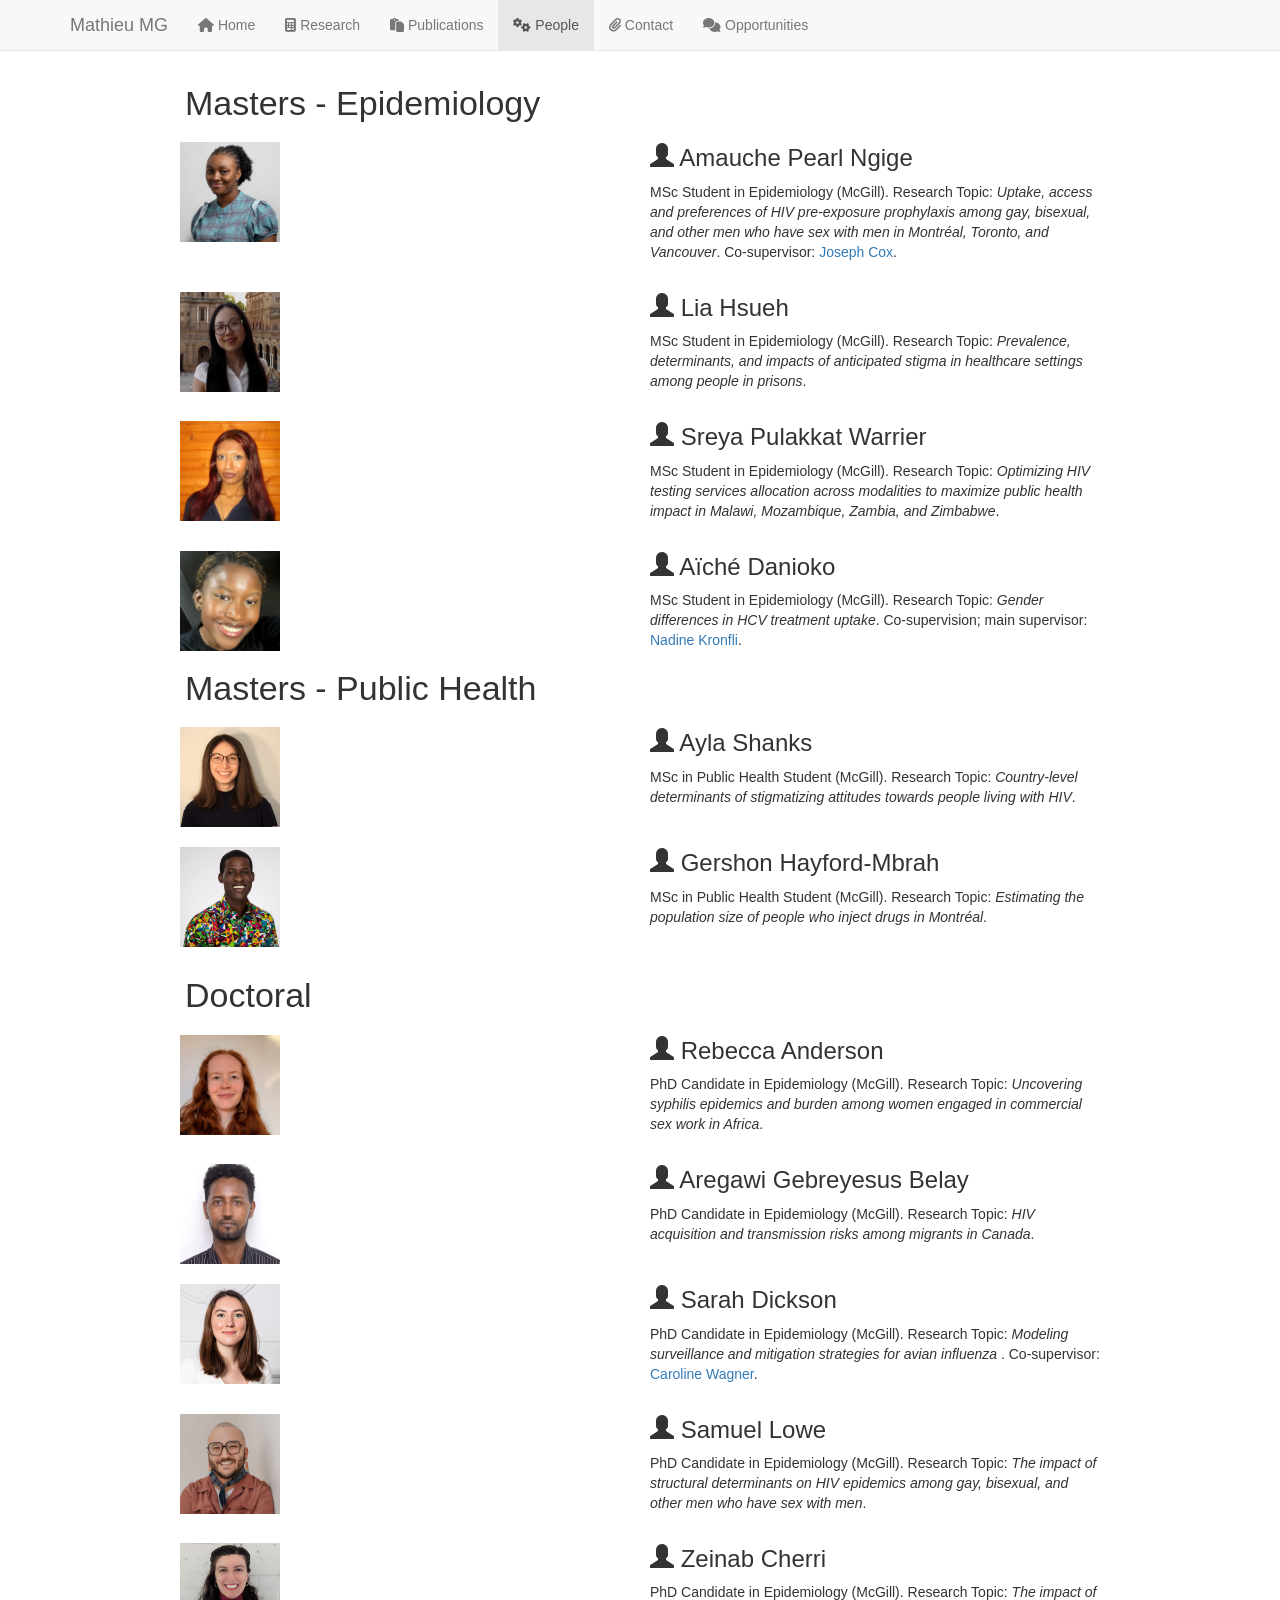
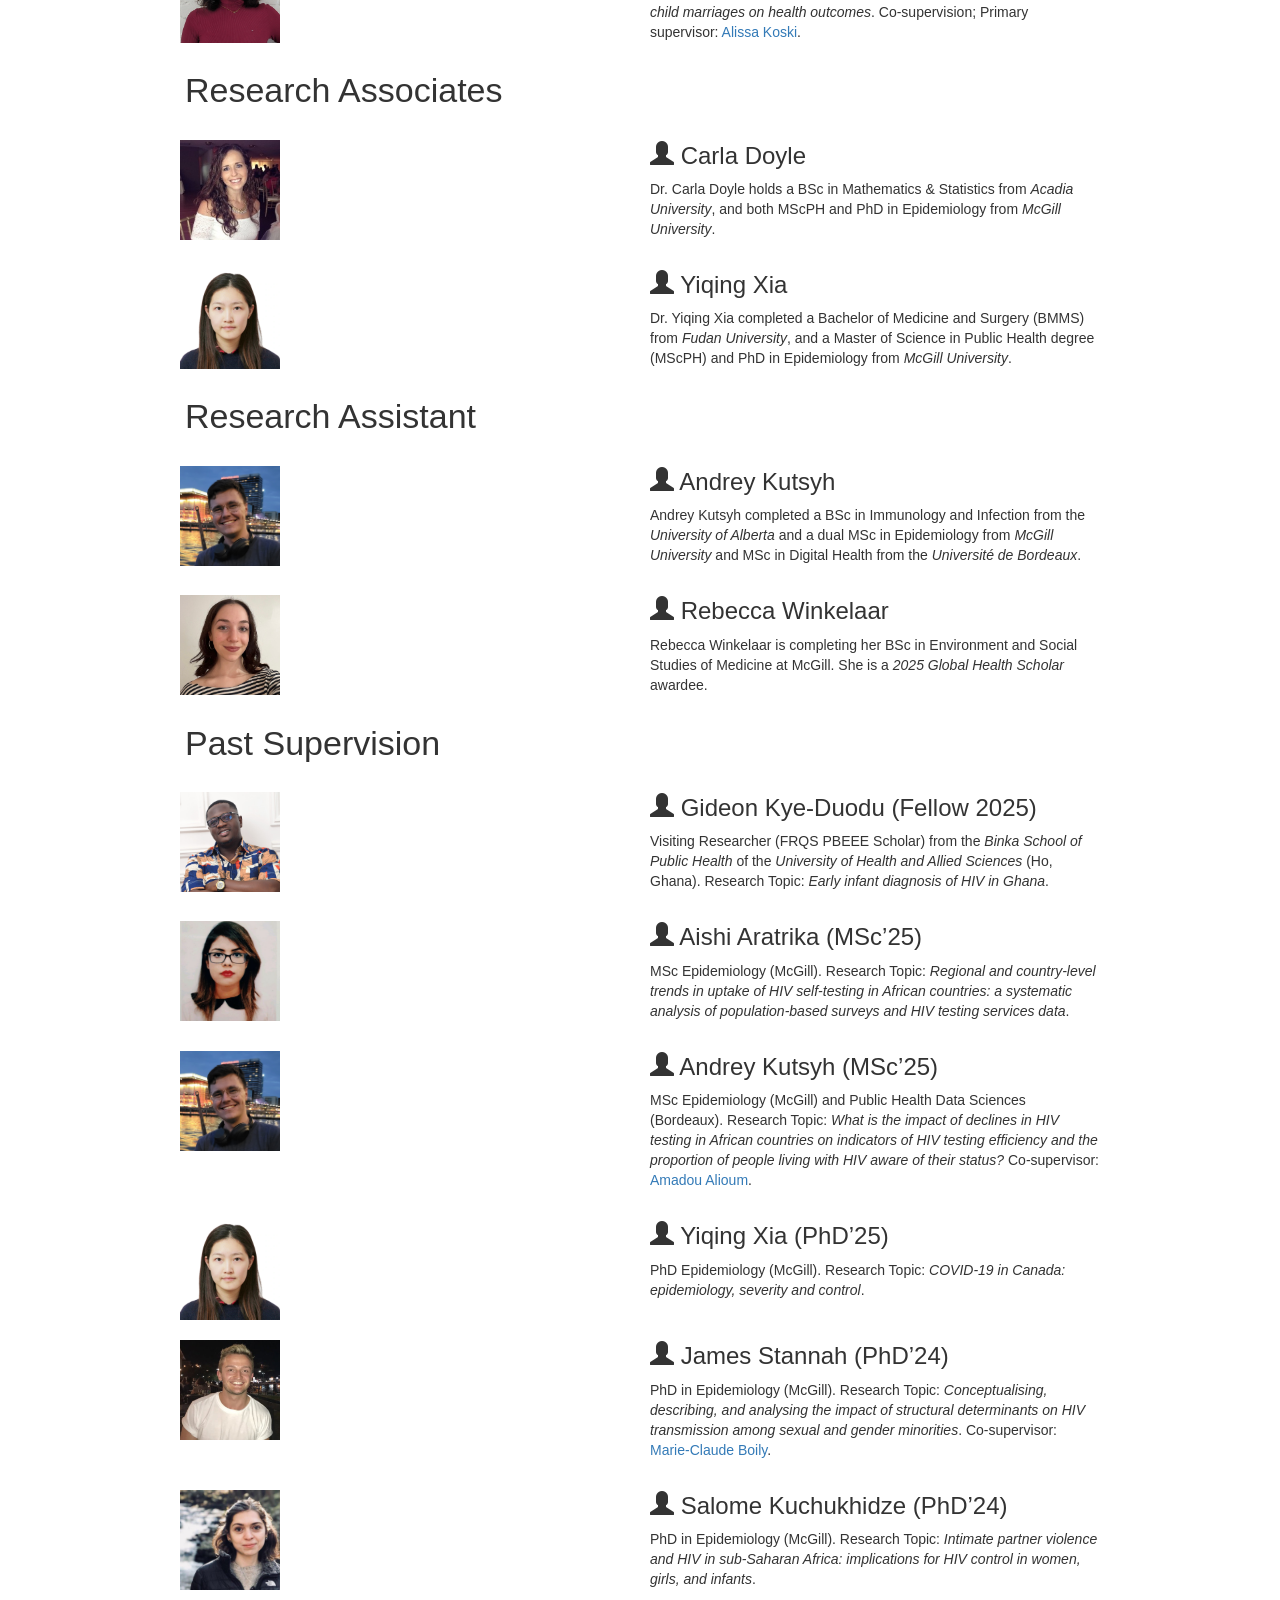
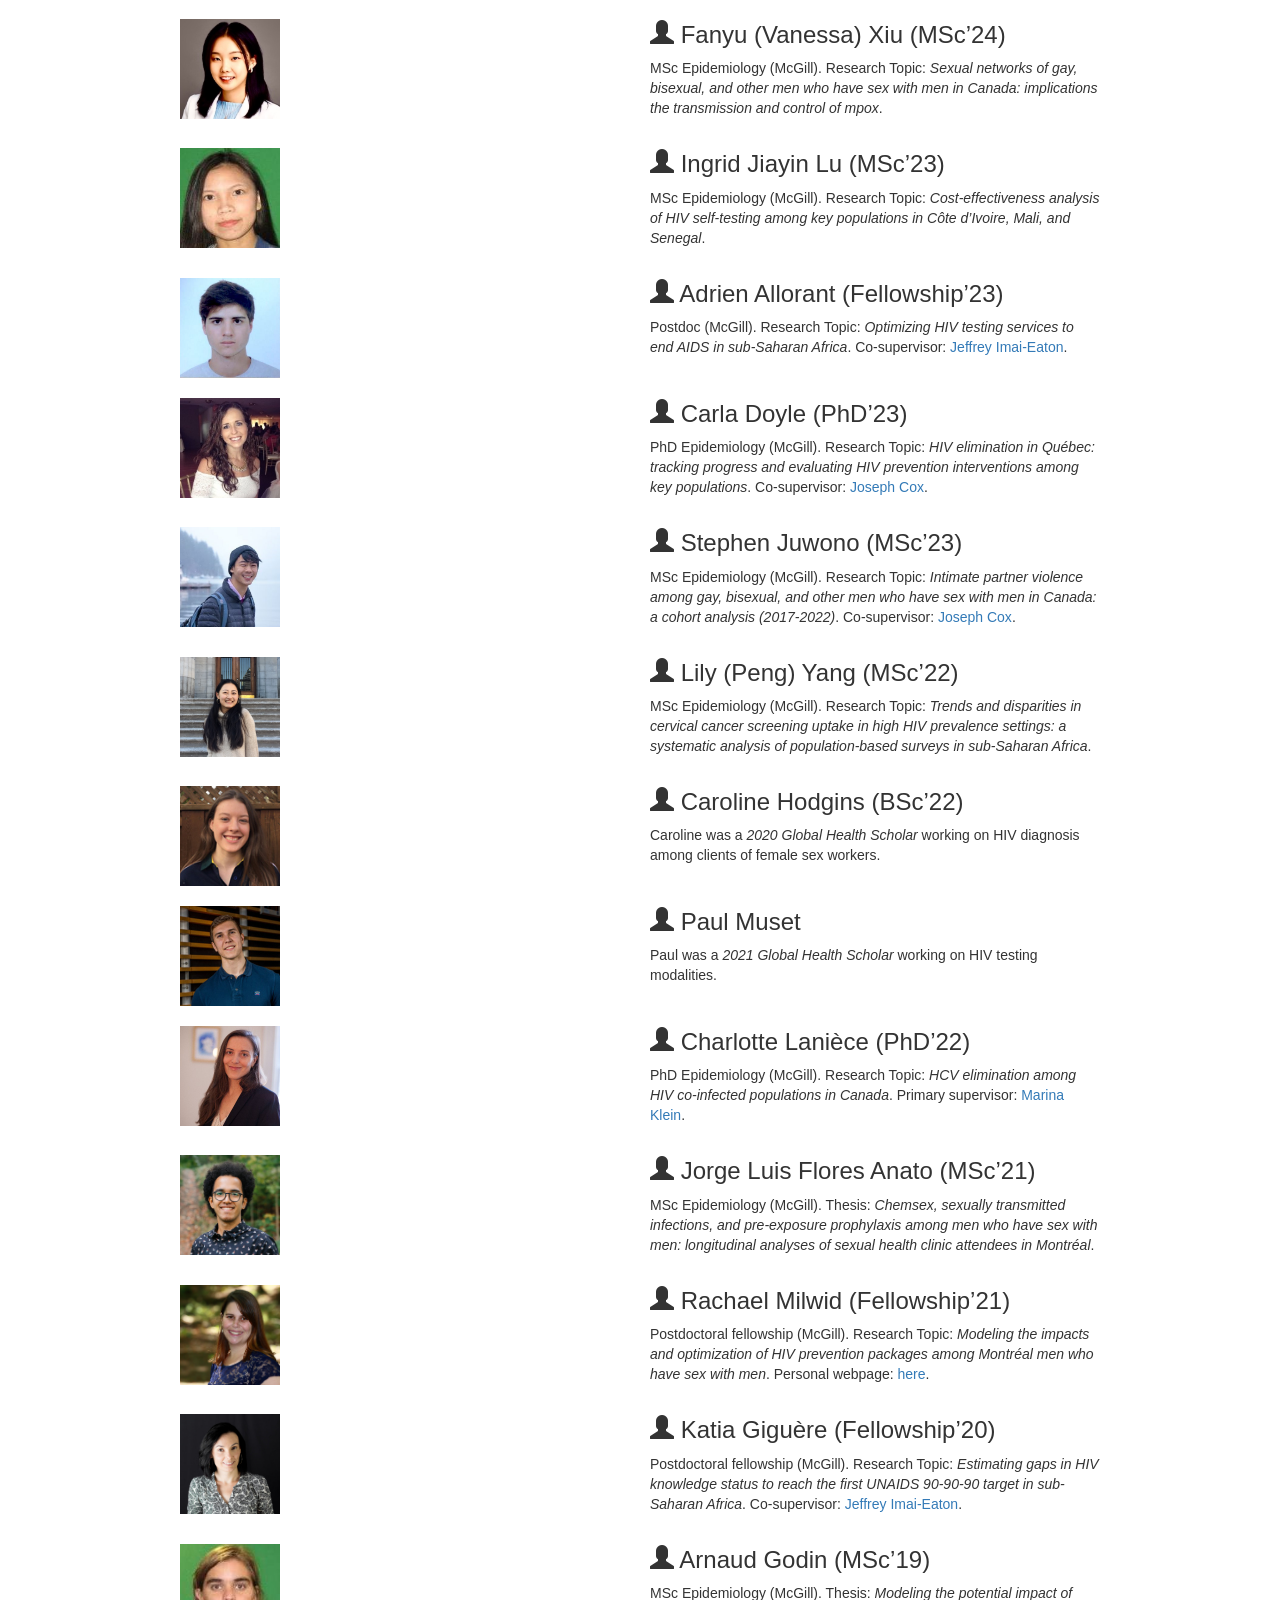
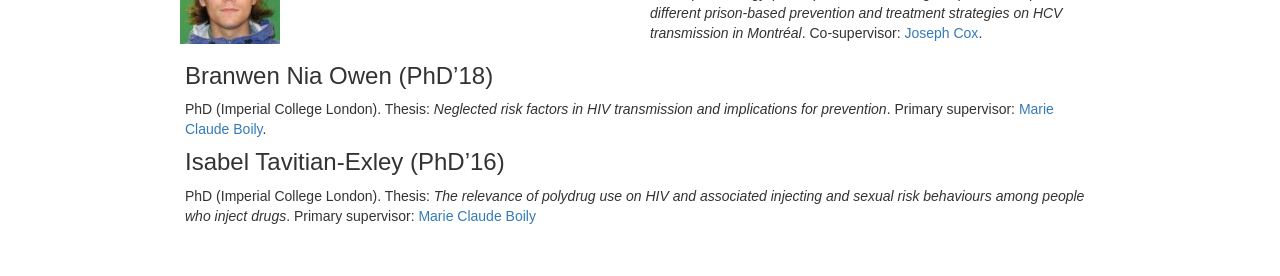
<file: people.html>
<!DOCTYPE html>

<html>

<head>

<meta charset="utf-8" />
<meta name="generator" content="pandoc" />
<meta http-equiv="X-UA-Compatible" content="IE=EDGE" />




<title>people.knit</title>

<script src="site_libs/header-attrs-2.31/header-attrs.js"></script>
<script src="site_libs/jquery-3.6.0/jquery-3.6.0.min.js"></script>
<meta name="viewport" content="width=device-width, initial-scale=1" />
<link href="site_libs/bootstrap-3.3.5/css/bootstrap.min.css" rel="stylesheet" />
<script src="site_libs/bootstrap-3.3.5/js/bootstrap.min.js"></script>
<script src="site_libs/bootstrap-3.3.5/shim/html5shiv.min.js"></script>
<script src="site_libs/bootstrap-3.3.5/shim/respond.min.js"></script>
<style>h1 {font-size: 34px;}
       h1.title {font-size: 38px;}
       h2 {font-size: 30px;}
       h3 {font-size: 24px;}
       h4 {font-size: 18px;}
       h5 {font-size: 16px;}
       h6 {font-size: 12px;}
       code {color: inherit; background-color: rgba(0, 0, 0, 0.04);}
       pre:not([class]) { background-color: white }</style>
<script src="site_libs/navigation-1.1/tabsets.js"></script>
<link href="site_libs/highlightjs-9.12.0/default.css" rel="stylesheet" />
<script src="site_libs/highlightjs-9.12.0/highlight.js"></script>
<link href="site_libs/font-awesome-6.5.2/css/all.min.css" rel="stylesheet" />
<link href="site_libs/font-awesome-6.5.2/css/v4-shims.min.css" rel="stylesheet" />

<style type="text/css">
  code{white-space: pre-wrap;}
  span.smallcaps{font-variant: small-caps;}
  span.underline{text-decoration: underline;}
  div.column{display: inline-block; vertical-align: top; width: 50%;}
  div.hanging-indent{margin-left: 1.5em; text-indent: -1.5em;}
  ul.task-list{list-style: none;}
    </style>

<style type="text/css">code{white-space: pre;}</style>
<script type="text/javascript">
if (window.hljs) {
  hljs.configure({languages: []});
  hljs.initHighlightingOnLoad();
  if (document.readyState && document.readyState === "complete") {
    window.setTimeout(function() { hljs.initHighlighting(); }, 0);
  }
}
</script>









<style type = "text/css">
.main-container {
  max-width: 940px;
  margin-left: auto;
  margin-right: auto;
}
img {
  max-width:100%;
}
.tabbed-pane {
  padding-top: 12px;
}
.html-widget {
  margin-bottom: 20px;
}
button.code-folding-btn:focus {
  outline: none;
}
summary {
  display: list-item;
}
details > summary > p:only-child {
  display: inline;
}
pre code {
  padding: 0;
}
</style>


<style type="text/css">
.dropdown-submenu {
  position: relative;
}
.dropdown-submenu>.dropdown-menu {
  top: 0;
  left: 100%;
  margin-top: -6px;
  margin-left: -1px;
  border-radius: 0 6px 6px 6px;
}
.dropdown-submenu:hover>.dropdown-menu {
  display: block;
}
.dropdown-submenu>a:after {
  display: block;
  content: " ";
  float: right;
  width: 0;
  height: 0;
  border-color: transparent;
  border-style: solid;
  border-width: 5px 0 5px 5px;
  border-left-color: #cccccc;
  margin-top: 5px;
  margin-right: -10px;
}
.dropdown-submenu:hover>a:after {
  border-left-color: #adb5bd;
}
.dropdown-submenu.pull-left {
  float: none;
}
.dropdown-submenu.pull-left>.dropdown-menu {
  left: -100%;
  margin-left: 10px;
  border-radius: 6px 0 6px 6px;
}
</style>

<script type="text/javascript">
// manage active state of menu based on current page
$(document).ready(function () {
  // active menu anchor
  href = window.location.pathname
  href = href.substr(href.lastIndexOf('/') + 1)
  if (href === "")
    href = "index.html";
  var menuAnchor = $('a[href="' + href + '"]');

  // mark the anchor link active (and if it's in a dropdown, also mark that active)
  var dropdown = menuAnchor.closest('li.dropdown');
  if (window.bootstrap) { // Bootstrap 4+
    menuAnchor.addClass('active');
    dropdown.find('> .dropdown-toggle').addClass('active');
  } else { // Bootstrap 3
    menuAnchor.parent().addClass('active');
    dropdown.addClass('active');
  }

  // Navbar adjustments
  var navHeight = $(".navbar").first().height() + 15;
  var style = document.createElement('style');
  var pt = "padding-top: " + navHeight + "px; ";
  var mt = "margin-top: -" + navHeight + "px; ";
  var css = "";
  // offset scroll position for anchor links (for fixed navbar)
  for (var i = 1; i <= 6; i++) {
    css += ".section h" + i + "{ " + pt + mt + "}\n";
  }
  style.innerHTML = "body {" + pt + "padding-bottom: 40px; }\n" + css;
  document.head.appendChild(style);
});
</script>

<!-- tabsets -->

<style type="text/css">
.tabset-dropdown > .nav-tabs {
  display: inline-table;
  max-height: 500px;
  min-height: 44px;
  overflow-y: auto;
  border: 1px solid #ddd;
  border-radius: 4px;
}

.tabset-dropdown > .nav-tabs > li.active:before, .tabset-dropdown > .nav-tabs.nav-tabs-open:before {
  content: "\e259";
  font-family: 'Glyphicons Halflings';
  display: inline-block;
  padding: 10px;
  border-right: 1px solid #ddd;
}

.tabset-dropdown > .nav-tabs.nav-tabs-open > li.active:before {
  content: "\e258";
  font-family: 'Glyphicons Halflings';
  border: none;
}

.tabset-dropdown > .nav-tabs > li.active {
  display: block;
}

.tabset-dropdown > .nav-tabs > li > a,
.tabset-dropdown > .nav-tabs > li > a:focus,
.tabset-dropdown > .nav-tabs > li > a:hover {
  border: none;
  display: inline-block;
  border-radius: 4px;
  background-color: transparent;
}

.tabset-dropdown > .nav-tabs.nav-tabs-open > li {
  display: block;
  float: none;
}

.tabset-dropdown > .nav-tabs > li {
  display: none;
}
</style>

<!-- code folding -->




</head>

<body>


<div class="container-fluid main-container">




<div class="navbar navbar-default  navbar-fixed-top" role="navigation">
  <div class="container">
    <div class="navbar-header">
      <button type="button" class="navbar-toggle collapsed" data-toggle="collapse" data-bs-toggle="collapse" data-target="#navbar" data-bs-target="#navbar">
        <span class="icon-bar"></span>
        <span class="icon-bar"></span>
        <span class="icon-bar"></span>
      </button>
      <a class="navbar-brand" href="index.html">Mathieu MG</a>
    </div>
    <div id="navbar" class="navbar-collapse collapse">
      <ul class="nav navbar-nav">
        <li>
  <a href="index.html">
    <span class="fa fa-home"></span>
     
    Home
  </a>
</li>
<li>
  <a href="research.html">
    <span class="fa fa-calculator"></span>
     
    Research
  </a>
</li>
<li>
  <a href="publications.html">
    <span class="fa fa-clipboard"></span>
     
    Publications
  </a>
</li>
<li>
  <a href="people.html">
    <span class="fa fa-cogs"></span>
     
    People
  </a>
</li>
<li>
  <a href="contact.html">
    <span class="fa fa-paperclip"></span>
     
    Contact
  </a>
</li>
<li>
  <a href="opportunities.html">
    <span class="fa fa-comments"></span>
     
    Opportunities
  </a>
</li>
      </ul>
      <ul class="nav navbar-nav navbar-right">
        
      </ul>
    </div><!--/.nav-collapse -->
  </div><!--/.container -->
</div><!--/.navbar -->

<div id="header">




</div>


<head>
<meta name="viewport" content="width=device-width, initial-scale=1">
<style>
* {
    box-sizing: border-box;
}
.column {
    float: left;
    width: 40%;
    padding: 10px;
}
.left {
  width: 15%;
}
.right {
  width: 85%;
}
.row:after {
    content: "";
    display: table;
    clear: both;
}
@media screen and (max-width: 500px) {
    .column {
        width: 100%;
    }
}
</style>
</head>
<body>
<div id="section" class="section level1">
<h1></h1>
</div>
<div id="section-1" class="section level1">
<h1></h1>
</div>
<div id="masters---epidemiology" class="section level1">
<h1>Masters - Epidemiology</h1>
<div class="row">
<div class="column left">
<p><img src = "Amauche_Pearl_Ngige.JPG" align = "left" width = "100" height = "100"  /></p>
</div>
<div class="column right">
<div id="amauche-pearl-ngige" class="section level3">
<h3><i class = "glyphicon glyphicon-user"> </i> Amauche Pearl Ngige</h3>
<p>MSc Student in Epidemiology (McGill). Research Topic: <em>Uptake,
access and preferences of HIV pre-exposure prophylaxis among gay,
bisexual, and other men who have sex with men in Montréal, Toronto, and
Vancouver</em>. Co-supervisor: <a
href="https://www.mcgill.ca/epi-biostat-occh/joseph-cox">Joseph
Cox</a>.</p>
</div>
</div>
</div>
<div class="row">
<div class="column left">
<p><img src = "Lia_Hsueh.JPEG" align = "left" width = "100" height = "100"  /></p>
</div>
<div class="column right">
<div id="lia-hsueh" class="section level3">
<h3><i class = "glyphicon glyphicon-user"> </i> Lia Hsueh</h3>
<p>MSc Student in Epidemiology (McGill). Research Topic: <em>Prevalence,
determinants, and impacts of anticipated stigma in healthcare settings
among people in prisons</em>.</p>
</div>
</div>
</div>
<div class="row">
<div class="column left">
<p><img src = "Sreya_Pulakkat-Warrier.jpeg" align = "left" width = "100" height = "100"  /></p>
</div>
<div class="column right">
<div id="sreya-pulakkat-warrier" class="section level3">
<h3><i class = "glyphicon glyphicon-user"> </i> Sreya Pulakkat
Warrier</h3>
<p>MSc Student in Epidemiology (McGill). Research Topic: <em>Optimizing
HIV testing services allocation across modalities to maximize public
health impact in Malawi, Mozambique, Zambia, and Zimbabwe</em>.</p>
</div>
</div>
</div>
<div class="row">
<div class="column left">
<p><img src = "Aiche_Danioko.jpg" align = "left" width = "100" height = "100"  /></p>
</div>
<div class="column right">
<div id="aïché-danioko" class="section level3">
<h3><i class = "glyphicon glyphicon-user"> </i> Aïché Danioko</h3>
<p>MSc Student in Epidemiology (McGill). Research Topic: <em>Gender
differences in HCV treatment uptake</em>. Co-supervision; main
supervisor: <a href="https://rimuhc.ca/-/nadine-kronfli">Nadine
Kronfli</a>.</p>
</div>
</div>
</div>
</div>
<div id="masters---public-health" class="section level1">
<h1>Masters - Public Health</h1>
<div class="row">
<div class="column left">
<p><img src = "Ayla_Shanks.jpg" align = "left" width = "100" height = "100"  /></p>
</div>
<div class="column right">
<div id="ayla-shanks" class="section level3">
<h3><i class = "glyphicon glyphicon-user"> </i> Ayla Shanks</h3>
<p>MSc in Public Health Student (McGill). Research Topic:
<em>Country-level determinants of stigmatizing attitudes towards people
living with HIV</em>.</p>
</div>
</div>
</div>
<div class="row">
<div class="column left">
<p><img src = "Gershon_Hayford-Mbrah.jpg" align = "left" width = "100" height = "100"  /></p>
</div>
<div class="column right">
<div id="gershon-hayford-mbrah" class="section level3">
<h3><i class = "glyphicon glyphicon-user"> </i> Gershon
Hayford-Mbrah</h3>
<p>MSc in Public Health Student (McGill). Research Topic: <em>Estimating
the population size of people who inject drugs in Montréal</em>.</p>
</div>
</div>
</div>
</div>
<div id="section-2" class="section level1">
<h1></h1>
</div>
<div id="section-3" class="section level1">
<h1></h1>
</div>
<div id="doctoral" class="section level1">
<h1>Doctoral</h1>
<div class="row">
<div class="column left">
<p><img src = "Rebecca_Anderson.jpg" align = "left" width = "100" height = "100"  /></p>
</div>
<div class="column right">
<div id="rebecca-anderson" class="section level3">
<h3><i class = "glyphicon glyphicon-user"> </i> Rebecca Anderson</h3>
<p>PhD Candidate in Epidemiology (McGill). Research Topic:
<em>Uncovering syphilis epidemics and burden among women engaged in
commercial sex work in Africa</em>.</p>
</div>
</div>
</div>
<div class="row">
<div class="column left">
<p><img src = "Aregawi_Gebreyesus_Belay.jpg" align = "left" width = "100" height = "100"  /></p>
</div>
<div class="column right">
<div id="aregawi-gebreyesus-belay" class="section level3">
<h3><i class = "glyphicon glyphicon-user"> </i> Aregawi Gebreyesus
Belay</h3>
<p>PhD Candidate in Epidemiology (McGill). Research Topic: <em>HIV
acquisition and transmission risks among migrants in Canada</em>.</p>
</div>
</div>
</div>
<div class="row">
<div class="column left">
<p><img src = "Sarah_Dickson.jpg" align = "left" width = "100" height = "100"  /></p>
</div>
<div class="column right">
<div id="sarah-dickson" class="section level3">
<h3><i class = "glyphicon glyphicon-user"> </i> Sarah Dickson</h3>
<p>PhD Candidate in Epidemiology (McGill). Research Topic: <em>Modeling
surveillance and mitigation strategies for avian influenza </em>.
Co-supervisor: <a
href="https://bgh.lab.mcgill.ca/our-team.html">Caroline Wagner</a>.</p>
</div>
</div>
</div>
<div class="row">
<div class="column left">
<p><img src = "Samuel_Lowe.png" align = "left" width = "100" height = "100"  /></p>
</div>
<div class="column right">
<div id="samuel-lowe" class="section level3">
<h3><i class = "glyphicon glyphicon-user"> </i> Samuel Lowe</h3>
<p>PhD Candidate in Epidemiology (McGill). Research Topic: <em>The
impact of structural determinants on HIV epidemics among gay, bisexual,
and other men who have sex with men</em>.</p>
</div>
</div>
</div>
<div class="row">
<div class="column left">
<p><img src = "Zeinab_Cherri.jpg" align = "left" width = "100" height = "100"  /></p>
</div>
<div class="column right">
<div id="zeinab-cherri" class="section level3">
<h3><i class = "glyphicon glyphicon-user"> </i> Zeinab Cherri</h3>
<p>PhD Candidate in Epidemiology (McGill). Research Topic: <em>The
impact of child marriages on health outcomes</em>. Co-supervision;
Primary supervisor: <a href="https://www.alissakoski.com/">Alissa
Koski</a>.</p>
</div>
</div>
</div>
</div>
<div id="section-4" class="section level1">
<h1></h1>
</div>
<div id="research-associates" class="section level1">
<h1>Research Associates</h1>
</div>
<div id="section-5" class="section level1">
<h1></h1>
<div class="row">
<div class="column left">
<p><img src = "Carla_Doyle.jpg" align = "left" width = "100" height = "100"  /></p>
</div>
<div class="column right">
<div id="carla-doyle" class="section level3">
<h3><i class = "glyphicon glyphicon-user"> </i> Carla Doyle</h3>
<p>Dr. Carla Doyle holds a BSc in Mathematics &amp; Statistics from
<em>Acadia University</em>, and both MScPH and PhD in Epidemiology from
<em>McGill University</em>.</p>
</div>
</div>
</div>
<div class="row">
<div class="column left">
<p><img src = "Yiqing_Xia.jpg" align = "left" width = "100" height = "100"  /></p>
</div>
<div class="column right">
<div id="yiqing-xia" class="section level3">
<h3><i class = "glyphicon glyphicon-user"> </i> Yiqing Xia</h3>
<p>Dr. Yiqing Xia completed a Bachelor of Medicine and Surgery (BMMS)
from <em>Fudan University</em>, and a Master of Science in Public Health
degree (MScPH) and PhD in Epidemiology from <em>McGill
University</em>.</p>
</div>
</div>
</div>
</div>
<div id="section-6" class="section level1">
<h1></h1>
</div>
<div id="research-assistant" class="section level1">
<h1>Research Assistant</h1>
</div>
<div id="section-7" class="section level1">
<h1></h1>
<div class="row">
<div class="column left">
<p><img src = "Andrey_Kutsyh.jpg" align = "left" width = "100" height = "100"  /></p>
</div>
<div class="column right">
<div id="andrey-kutsyh" class="section level3">
<h3><i class = "glyphicon glyphicon-user"> </i> Andrey Kutsyh</h3>
<p>Andrey Kutsyh completed a BSc in Immunology and Infection from the
<em>University of Alberta</em> and a dual MSc in Epidemiology from
<em>McGill University</em> and MSc in Digital Health from the
<em>Université de Bordeaux</em>.</p>
</div>
</div>
</div>
<div class="row">
<div class="column left">
<p><img src = "Rebecca_Winkelaar.jpg" align = "left" width = "100" height = "100"  /></p>
</div>
<div class="column right">
<div id="rebecca-winkelaar" class="section level3">
<h3><i class = "glyphicon glyphicon-user"> </i> Rebecca Winkelaar</h3>
<p>Rebecca Winkelaar is completing her BSc in Environment and Social
Studies of Medicine at McGill. She is a <em>2025 Global Health
Scholar</em> awardee.</p>
</div>
</div>
</div>
</div>
<div id="section-8" class="section level1">
<h1></h1>
</div>
<div id="past-supervision" class="section level1">
<h1>Past Supervision</h1>
</div>
<div id="section-9" class="section level1">
<h1></h1>
<div class="row">
<div class="column left">
<p><img src = "Gideon_Kye-Duodu.jpg" align = "left" width = "100" height = "100"  /></p>
</div>
<div class="column right">
<div id="gideon-kye-duodu-fellow-2025" class="section level3">
<h3><i class = "glyphicon glyphicon-user"> </i> Gideon Kye-Duodu (Fellow
2025)</h3>
<p>Visiting Researcher (FRQS PBEEE Scholar) from the <em>Binka School of
Public Health</em> of the <em>University of Health and Allied
Sciences</em> (Ho, Ghana). Research Topic: <em>Early infant diagnosis of
HIV in Ghana</em>.</p>
</div>
</div>
</div>
<div class="row">
<div class="column left">
<p><img src = "Aishi_Aratrika.jpg" align = "left" width = "100" height = "100"  /></p>
</div>
<div class="column right">
<div id="aishi-aratrika-msc25" class="section level3">
<h3><i class = "glyphicon glyphicon-user"> </i> Aishi Aratrika
(MSc’25)</h3>
<p>MSc Epidemiology (McGill). Research Topic: <em>Regional and
country-level trends in uptake of HIV self-testing in African countries:
a systematic analysis of population-based surveys and HIV testing
services data</em>.</p>
</div>
</div>
</div>
<div class="row">
<div class="column left">
<p><img src = "Andrey_Kutsyh.jpg" align = "left" width = "100" height = "100"  /></p>
</div>
<div class="column right">
<div id="andrey-kutsyh-msc25" class="section level3">
<h3><i class = "glyphicon glyphicon-user"> </i> Andrey Kutsyh
(MSc’25)</h3>
<p>MSc Epidemiology (McGill) and Public Health Data Sciences (Bordeaux).
Research Topic: <em>What is the impact of declines in HIV testing in
African countries on indicators of HIV testing efficiency and the
proportion of people living with HIV aware of their status?</em>
Co-supervisor: <a
href="https://www.isped.u-bordeaux.fr/Portals/0/TELECHARGEMENT/Rubrique_FORMATIONS/CV/ALIOUM.pdf?ver=2019-10-18-111731-860">Amadou
Alioum</a>.</p>
</div>
</div>
</div>
<div class="row">
<div class="column left">
<p><img src = "Yiqing_Xia.jpg" align = "left" width = "100" height = "100"  /></p>
</div>
<div class="column right">
<div id="yiqing-xia-phd25" class="section level3">
<h3><i class = "glyphicon glyphicon-user"> </i> Yiqing Xia (PhD’25)</h3>
<p>PhD Epidemiology (McGill). Research Topic: <em>COVID-19 in Canada:
epidemiology, severity and control</em>.</p>
</div>
</div>
</div>
<div class="row">
<div class="column left">
<p><img src = "James_Stannah.jpg" align = "left" width = "100" height = "100"  /></p>
</div>
<div class="column right">
<div id="james-stannah-phd24" class="section level3">
<h3><i class = "glyphicon glyphicon-user"> </i> James Stannah
(PhD’24)</h3>
<p>PhD in Epidemiology (McGill). Research Topic: <em>Conceptualising,
describing, and analysing the impact of structural determinants on HIV
transmission among sexual and gender minorities</em>. Co-supervisor: <a
href="https://profiles.imperial.ac.uk/mc.boily">Marie-Claude
Boily</a>.</p>
</div>
</div>
</div>
<div class="row">
<div class="column left">
<p><img src = "Salome_Kuchukhidze.jpg" align = "left" width = "100" height = "100"  /></p>
</div>
<div class="column right">
<div id="salome-kuchukhidze-phd24" class="section level3">
<h3><i class = "glyphicon glyphicon-user"> </i> Salome Kuchukhidze
(PhD’24)</h3>
<p>PhD in Epidemiology (McGill). Research Topic: <em>Intimate partner
violence and HIV in sub-Saharan Africa: implications for HIV control in
women, girls, and infants</em>.</p>
</div>
</div>
</div>
<div class="row">
<div class="column left">
<p><img src = "Fanyu_Xiu.jpg" align = "left" width = "100" height = "100"  /></p>
</div>
<div class="column right">
<div id="fanyu-vanessa-xiu-msc24" class="section level3">
<h3><i class = "glyphicon glyphicon-user"> </i> Fanyu (Vanessa) Xiu
(MSc’24)</h3>
<p>MSc Epidemiology (McGill). Research Topic: <em>Sexual networks of
gay, bisexual, and other men who have sex with men in Canada:
implications the transmission and control of mpox</em>.</p>
</div>
</div>
</div>
<div class="row">
<div class="column left">
<p><img src = "Ingrid_Lu.jpg" align = "left" width = "100" height = "100"  /></p>
</div>
<div class="column right">
<div id="ingrid-jiayin-lu-msc23" class="section level3">
<h3><i class = "glyphicon glyphicon-user"> </i> Ingrid Jiayin Lu
(MSc’23)</h3>
<p>MSc Epidemiology (McGill). Research Topic: <em>Cost-effectiveness
analysis of HIV self-testing among key populations in Côte d’Ivoire,
Mali, and Senegal</em>.</p>
</div>
</div>
</div>
<div class="row">
<div class="column left">
<p><img src = "Adrien_Allorant.jpg" align = "left" width = "100" height = "100"  /></p>
</div>
<div class="column right">
<div id="adrien-allorant-fellowship23" class="section level3">
<h3><i class = "glyphicon glyphicon-user"> </i> Adrien Allorant
(Fellowship’23)</h3>
<p>Postdoc (McGill). Research Topic: <em>Optimizing HIV testing services
to end AIDS in sub-Saharan Africa</em>. Co-supervisor: <a
href="https://hsph.harvard.edu/profile/jeff-imai-eaton/">Jeffrey
Imai-Eaton</a>.</p>
</div>
</div>
</div>
<div class="row">
<div class="column left">
<p><img src = "Carla_Doyle.jpg" align = "left" width = "100" height = "100"  /></p>
</div>
<div class="column right">
<div id="carla-doyle-phd23" class="section level3">
<h3><i class = "glyphicon glyphicon-user"> </i> Carla Doyle
(PhD’23)</h3>
<p>PhD Epidemiology (McGill). Research Topic: <em>HIV elimination in
Québec: tracking progress and evaluating HIV prevention interventions
among key populations</em>. Co-supervisor: <a
href="https://www.mcgill.ca/epi-biostat-occh/joseph-cox">Joseph
Cox</a>.</p>
</div>
</div>
</div>
<div class="row">
<div class="column left">
<p><img src = "Stephen_Juwono.jpg" align = "left" width = "100" height = "100"  /></p>
</div>
<div class="column right">
<div id="stephen-juwono-msc23" class="section level3">
<h3><i class = "glyphicon glyphicon-user"> </i> Stephen Juwono
(MSc’23)</h3>
<p>MSc Epidemiology (McGill). Research Topic: <em>Intimate partner
violence among gay, bisexual, and other men who have sex with men in
Canada: a cohort analysis (2017-2022)</em>. Co-supervisor: <a
href="https://www.mcgill.ca/epi-biostat-occh/joseph-cox">Joseph
Cox</a>.</p>
</div>
</div>
</div>
<div class="row">
<div class="column left">
<p><img src = "Lily_Yang.png" align = "left" width = "100" height = "100"  /></p>
</div>
<div class="column right">
<div id="lily-peng-yang-msc22" class="section level3">
<h3><i class = "glyphicon glyphicon-user"> </i> Lily (Peng) Yang
(MSc’22)</h3>
<p>MSc Epidemiology (McGill). Research Topic: <em>Trends and disparities
in cervical cancer screening uptake in high HIV prevalence settings: a
systematic analysis of population-based surveys in sub-Saharan
Africa</em>.</p>
</div>
</div>
</div>
<div class="row">
<div class="column left">
<p><img src = "Caroline_Hodgins.jpg" align = "left" width = "100" height = "100"  /></p>
</div>
<div class="column right">
<div id="caroline-hodgins-bsc22" class="section level3">
<h3><i class = "glyphicon glyphicon-user"> </i> Caroline Hodgins
(BSc’22)</h3>
<p>Caroline was a <em>2020 Global Health Scholar</em> working on HIV
diagnosis among clients of female sex workers.</p>
</div>
</div>
</div>
<div class="row">
<div class="column left">
<p><img src = "Paul_Muset.jpg" align = "left" width = "100" height = "100"  /></p>
</div>
<div class="column right">
<div id="paul-muset" class="section level3">
<h3><i class = "glyphicon glyphicon-user"> </i> Paul Muset</h3>
<p>Paul was a <em>2021 Global Health Scholar</em> working on HIV testing
modalities.</p>
</div>
</div>
</div>
<div class="row">
<div class="column left">
<p><img src = "Charlotte_Laniece.jpg" align = "left" width = "100" height = "100"  /></p>
</div>
<div class="column right">
<div id="charlotte-lanièce-phd22" class="section level3">
<h3><i class = "glyphicon glyphicon-user"> </i> Charlotte Lanièce
(PhD’22)</h3>
<p>PhD Epidemiology (McGill). Research Topic: <em>HCV elimination among
HIV co-infected populations in Canada</em>. Primary supervisor: <a
href="http://rimuhc.ca/-/marina-klein-md-msc">Marina Klein</a>.</p>
</div>
</div>
</div>
<div class="row">
<div class="column left">
<p><img src = "Jorge_Flores.jpg" align = "left" width = "100" height = "100"  /></p>
</div>
<div class="column right">
<div id="jorge-luis-flores-anato-msc21" class="section level3">
<h3><i class = "glyphicon glyphicon-user"> </i> Jorge Luis Flores Anato
(MSc’21)</h3>
<p>MSc Epidemiology (McGill). Thesis: <em>Chemsex, sexually transmitted
infections, and pre-exposure prophylaxis among men who have sex with
men: longitudinal analyses of sexual health clinic attendees in
Montréal</em>.</p>
</div>
</div>
</div>
<div class="row">
<div class="column left">
<p><img src = "Rachael_Milwid.jpg" align = "left" width = "100" height = "100"  /></p>
</div>
<div class="column right">
<div id="rachael-milwid-fellowship21" class="section level3">
<h3><i class = "glyphicon glyphicon-user"> </i> Rachael Milwid
(Fellowship’21)</h3>
<p>Postdoctoral fellowship (McGill). Research Topic: <em>Modeling the
impacts and optimization of HIV prevention packages among Montréal men
who have sex with men</em>. Personal webpage: <a
href="https://rmilwid.wordpress.com/">here</a>.</p>
</div>
</div>
</div>
<div class="row">
<div class="column left">
<p><img src = "Katia_Giguere.jpg" align = "left" width = "100" height = "100"  /></p>
</div>
<div class="column right">
<div id="katia-giguère-fellowship20" class="section level3">
<h3><i class = "glyphicon glyphicon-user"> </i> Katia Giguère
(Fellowship’20)</h3>
<p>Postdoctoral fellowship (McGill). Research Topic: <em>Estimating gaps
in HIV knowledge status to reach the first UNAIDS 90-90-90 target in
sub-Saharan Africa</em>. Co-supervisor: <a
href="https://hsph.harvard.edu/profile/jeff-imai-eaton/">Jeffrey
Imai-Eaton</a>.</p>
</div>
</div>
</div>
<div class="row">
<div class="column left">
<p><img src = "Arnaud_Godin.jpg" align = "left" width = "100" height = "100"  /></p>
</div>
<div class="column right">
<div id="arnaud-godin-msc19" class="section level3">
<h3><i class = "glyphicon glyphicon-user"> </i> Arnaud Godin
(MSc’19)</h3>
<p>MSc Epidemiology (McGill). Thesis: <em>Modeling the potential impact
of different prison-based prevention and treatment strategies on HCV
transmission in Montréal</em>. Co-supervisor: <a
href="https://www.mcgill.ca/epi-biostat-occh/joseph-cox">Joseph
Cox</a>.</p>
</div>
</div>
</div>
<div id="branwen-nia-owen-phd18" class="section level3">
<h3>Branwen Nia Owen (PhD’18)</h3>
<p>PhD (Imperial College London). Thesis: <em>Neglected risk factors in
HIV transmission and implications for prevention</em>. Primary
supervisor: <a href="http://www.imperial.ac.uk/people/mc.boily">Marie
Claude Boily</a>.</p>
</div>
<div id="isabel-tavitian-exley-phd16" class="section level3">
<h3>Isabel Tavitian-Exley (PhD’16)</h3>
<p>PhD (Imperial College London). Thesis: <em>The relevance of polydrug
use on HIV and associated injecting and sexual risk behaviours among
people who inject drugs</em>. Primary supervisor: <a
href="http://www.imperial.ac.uk/people/mc.boily">Marie Claude
Boily</a></p>
</body>
</div>
</div>




</div>

<script>

// add bootstrap table styles to pandoc tables
function bootstrapStylePandocTables() {
  $('tr.odd').parent('tbody').parent('table').addClass('table table-condensed');
}
$(document).ready(function () {
  bootstrapStylePandocTables();
});


</script>

<!-- tabsets -->

<script>
$(document).ready(function () {
  window.buildTabsets("TOC");
});

$(document).ready(function () {
  $('.tabset-dropdown > .nav-tabs > li').click(function () {
    $(this).parent().toggleClass('nav-tabs-open');
  });
});
</script>

<!-- code folding -->


<!-- dynamically load mathjax for compatibility with self-contained -->
<script>
  (function () {
    var script = document.createElement("script");
    script.type = "text/javascript";
    script.src  = "https://mathjax.rstudio.com/latest/MathJax.js?config=TeX-AMS-MML_HTMLorMML";
    document.getElementsByTagName("head")[0].appendChild(script);
  })();
</script>

</body>
</html>
</file>
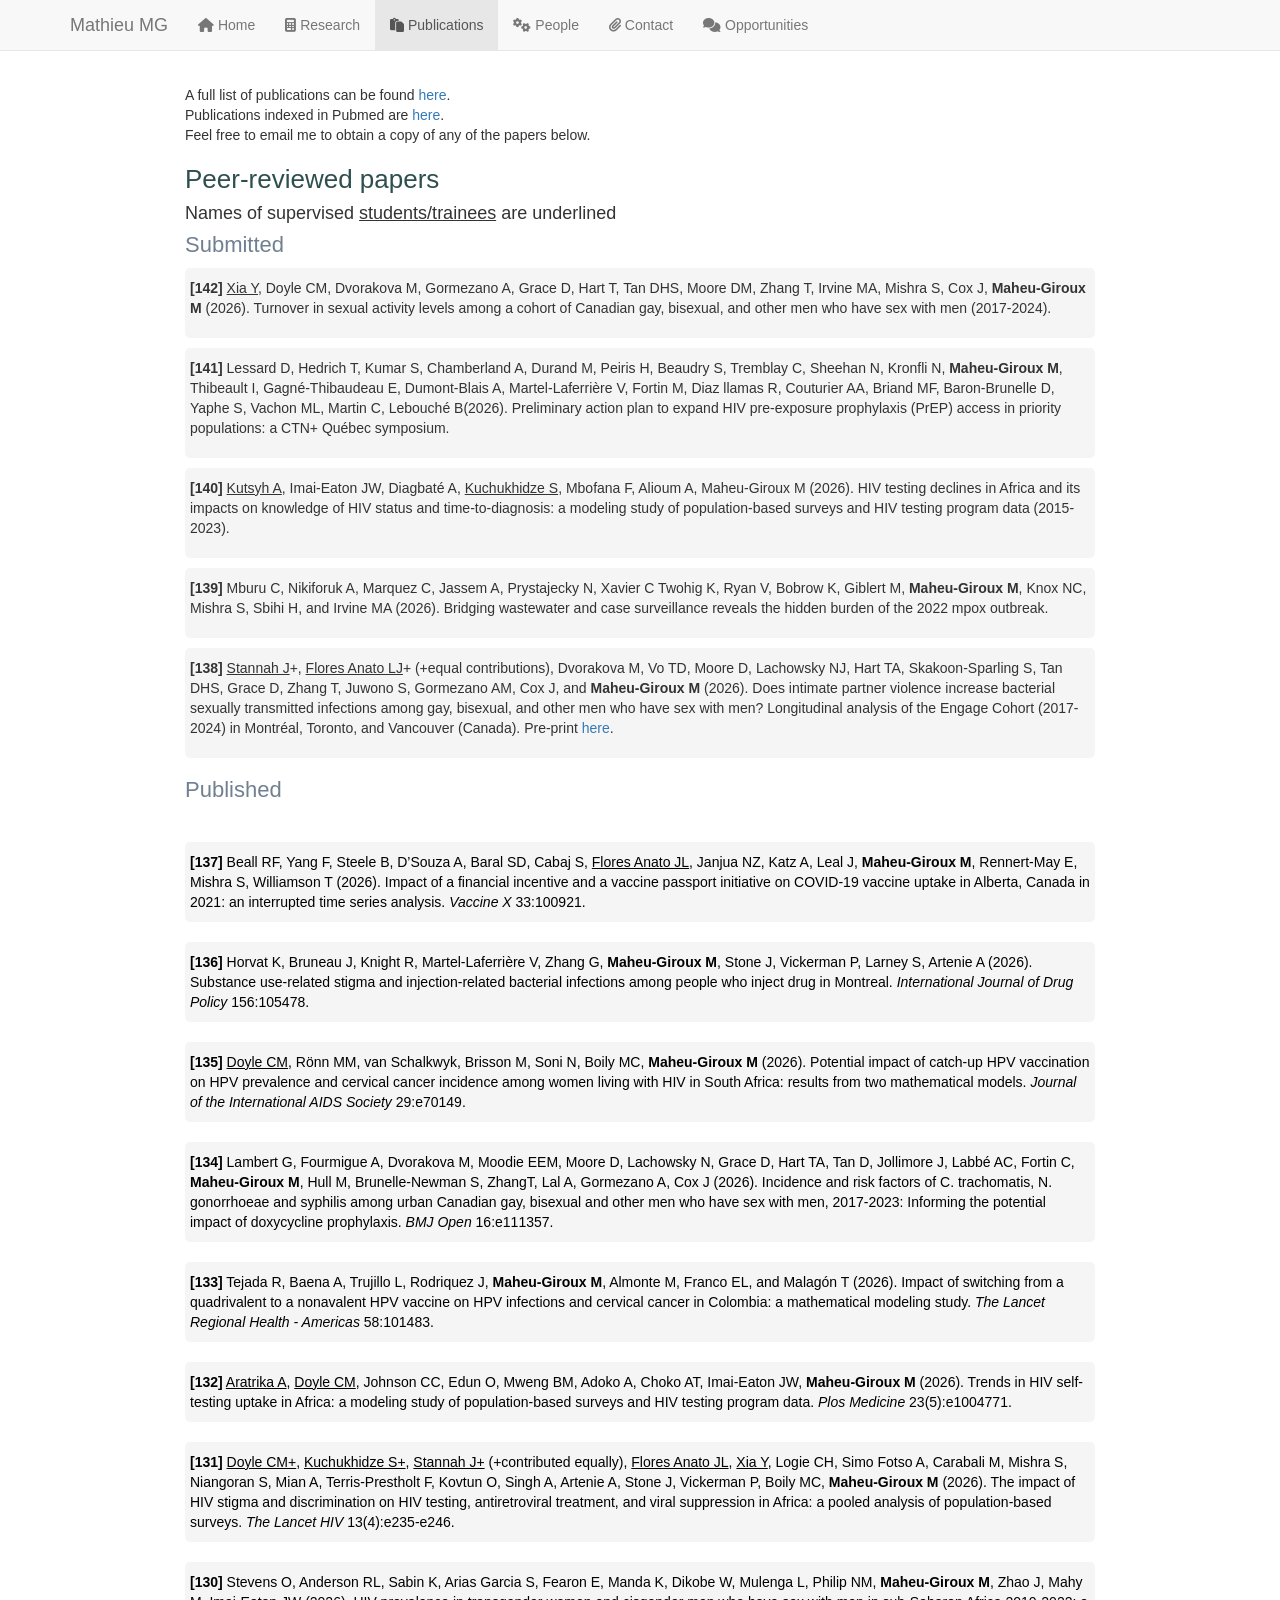
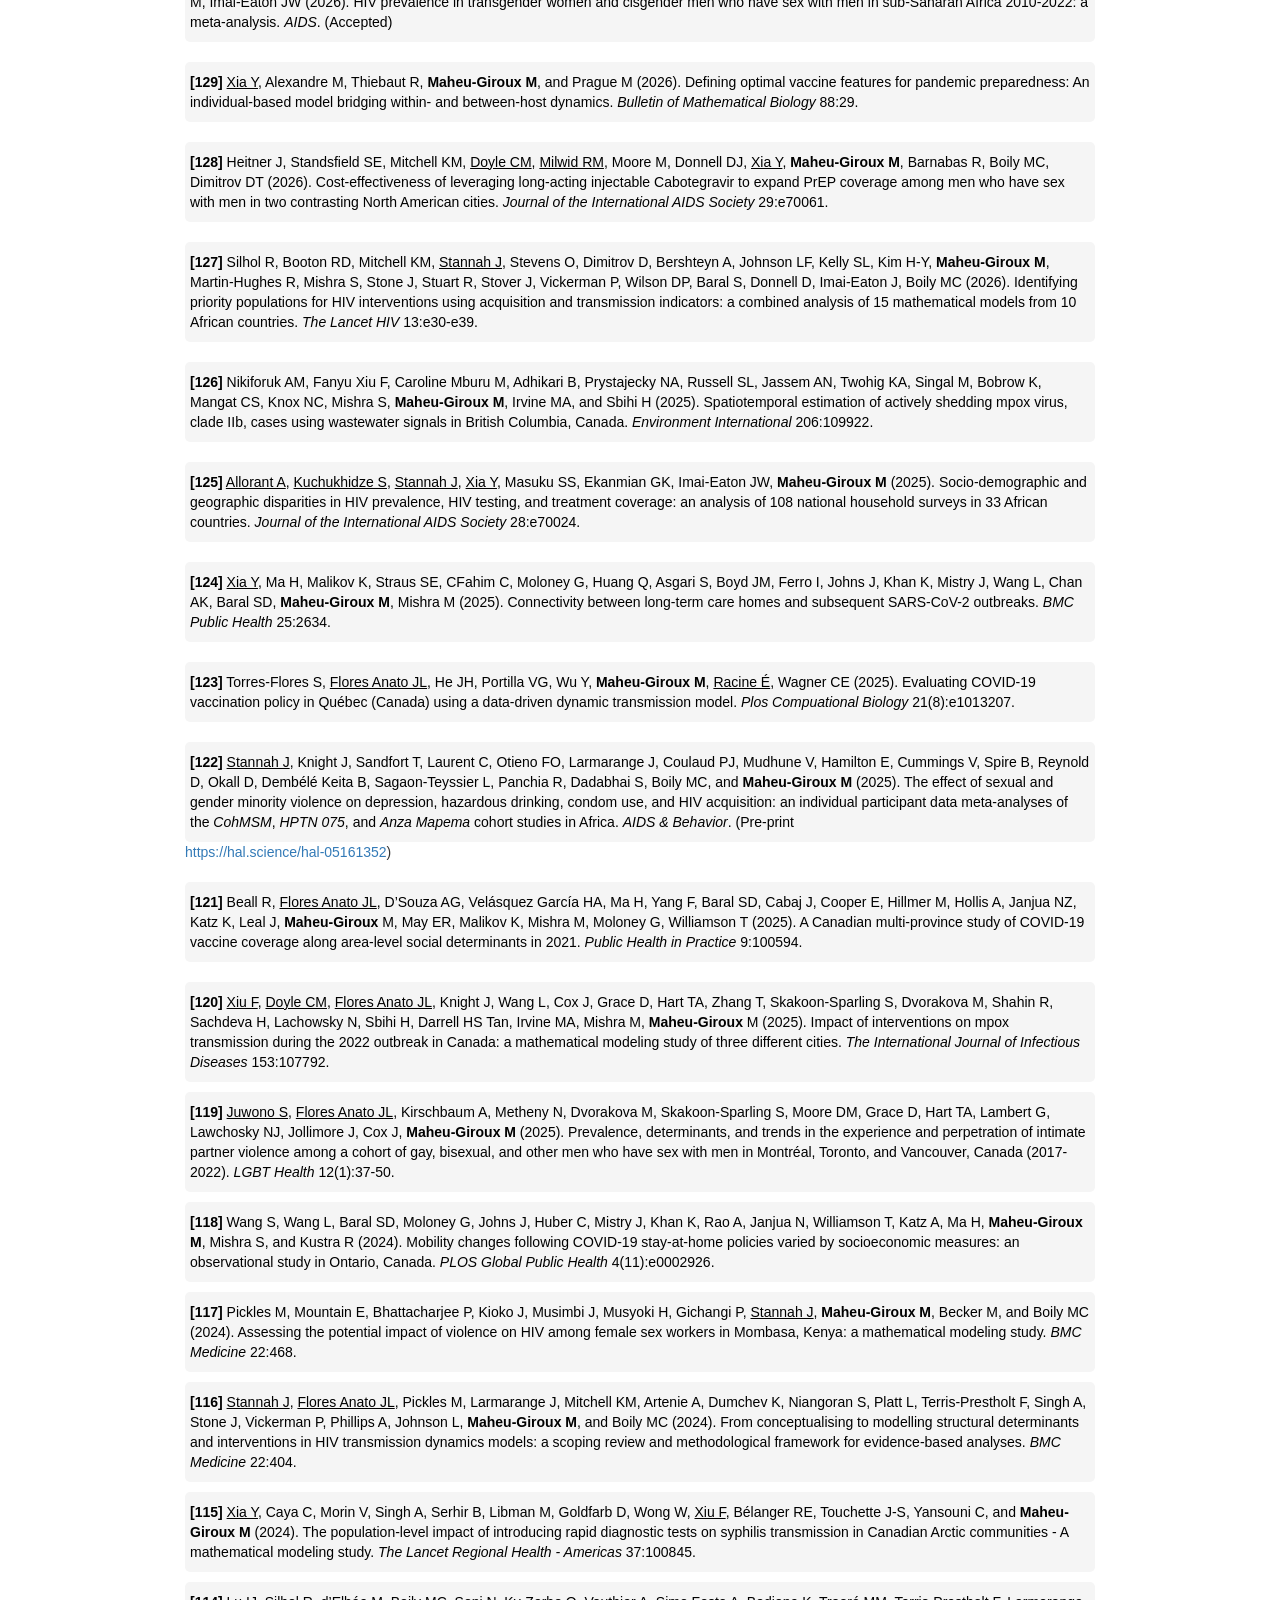
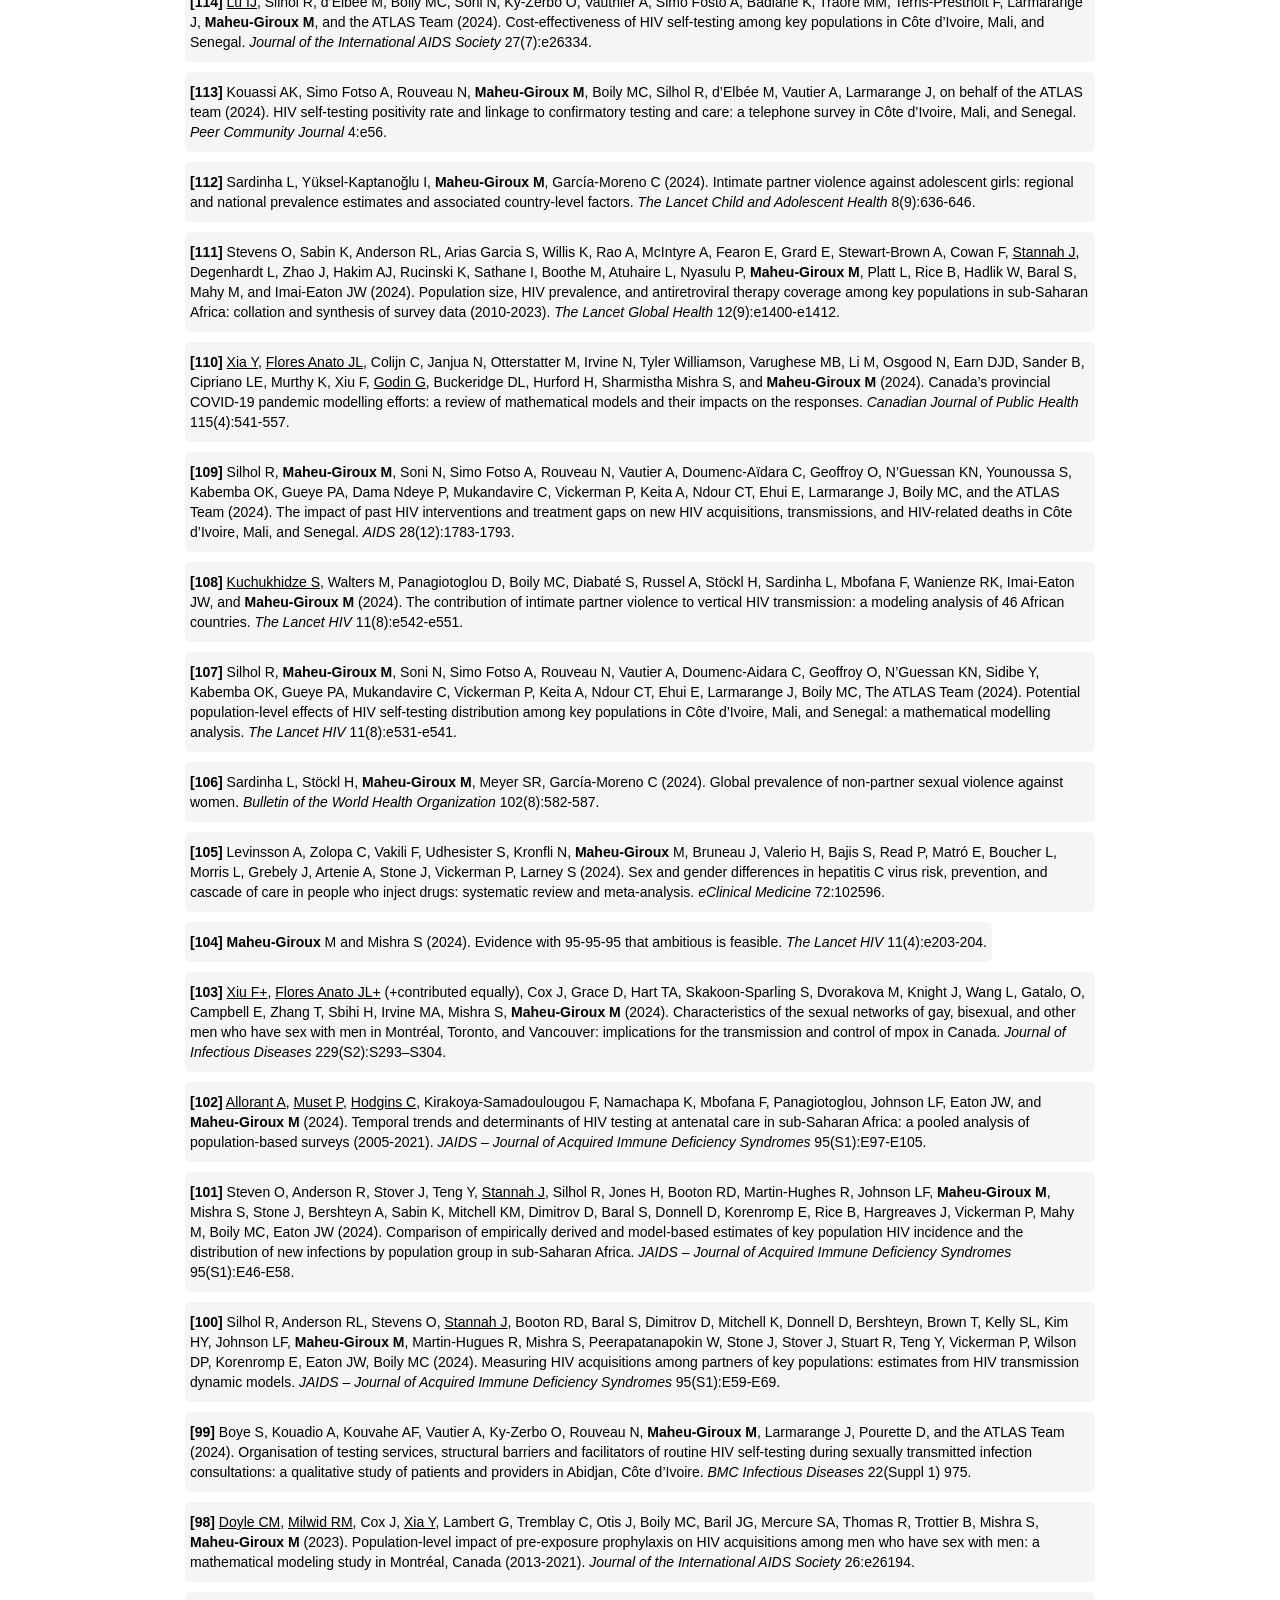
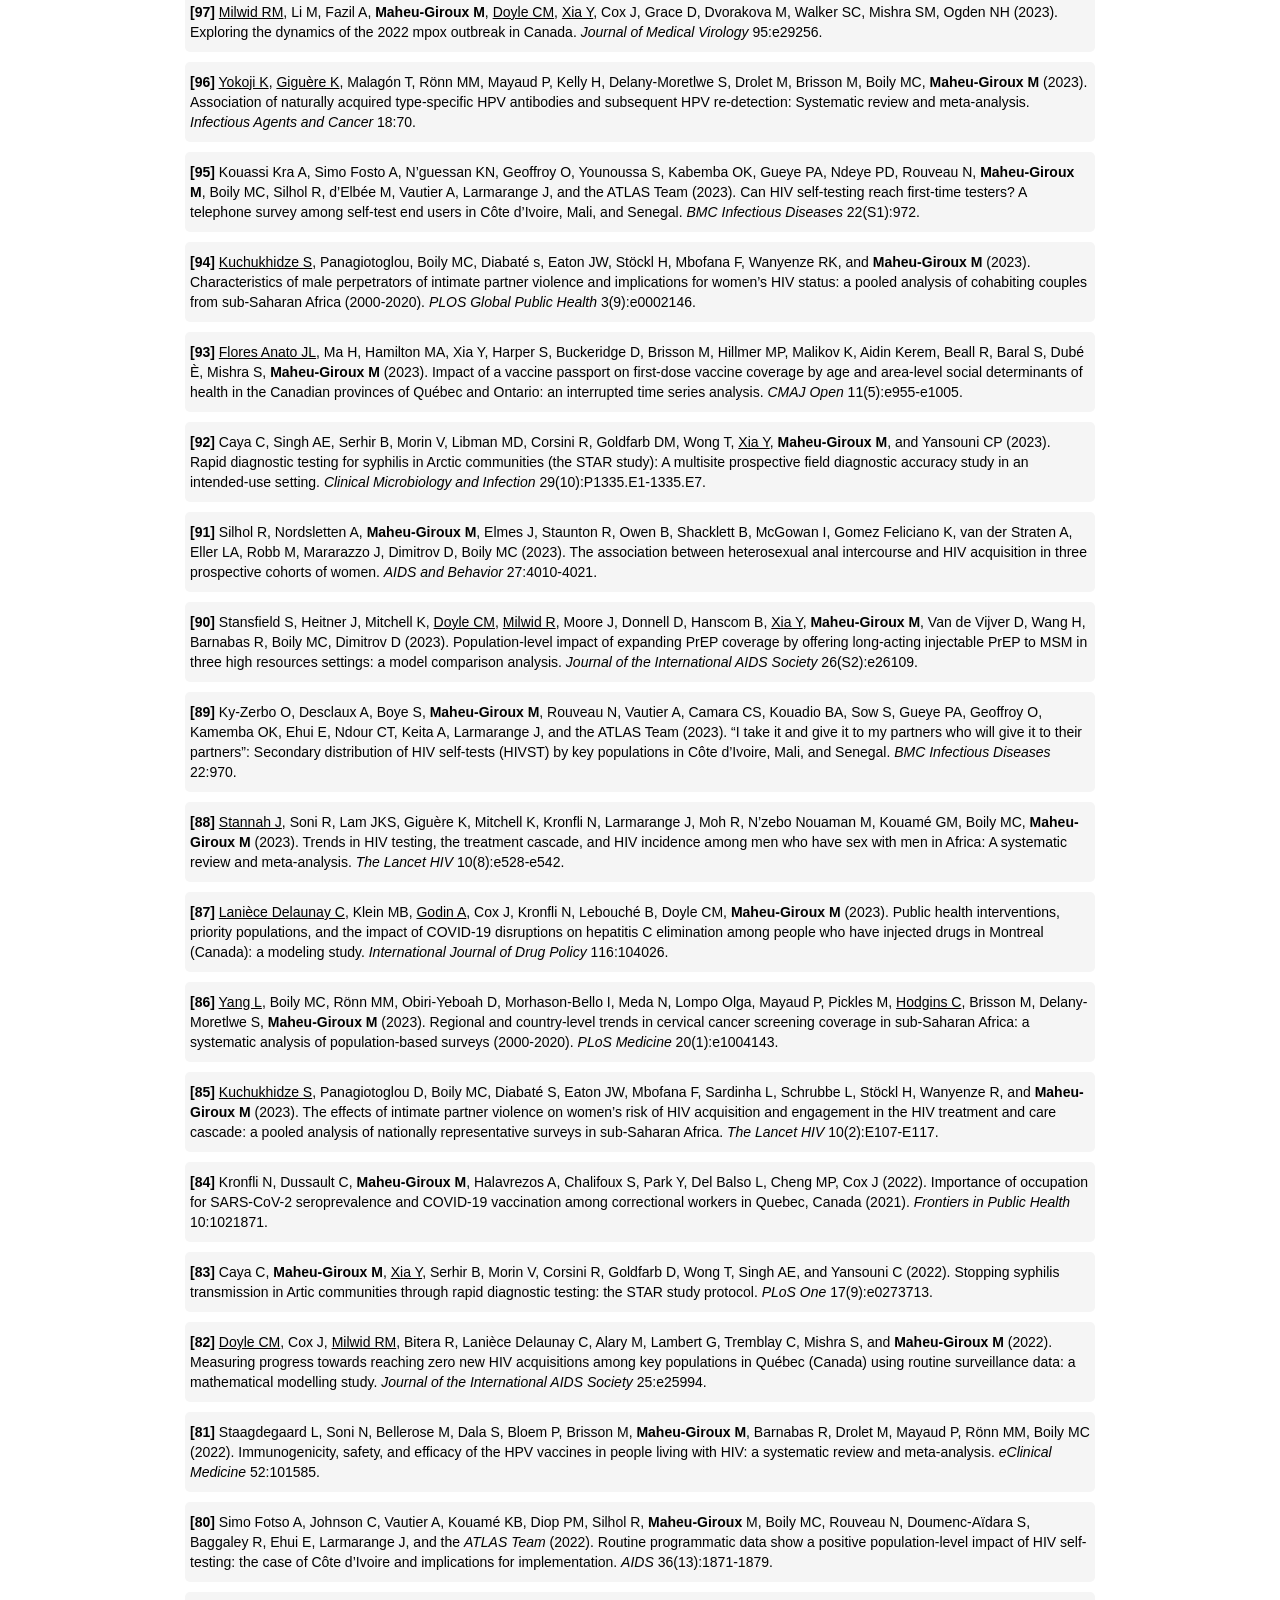
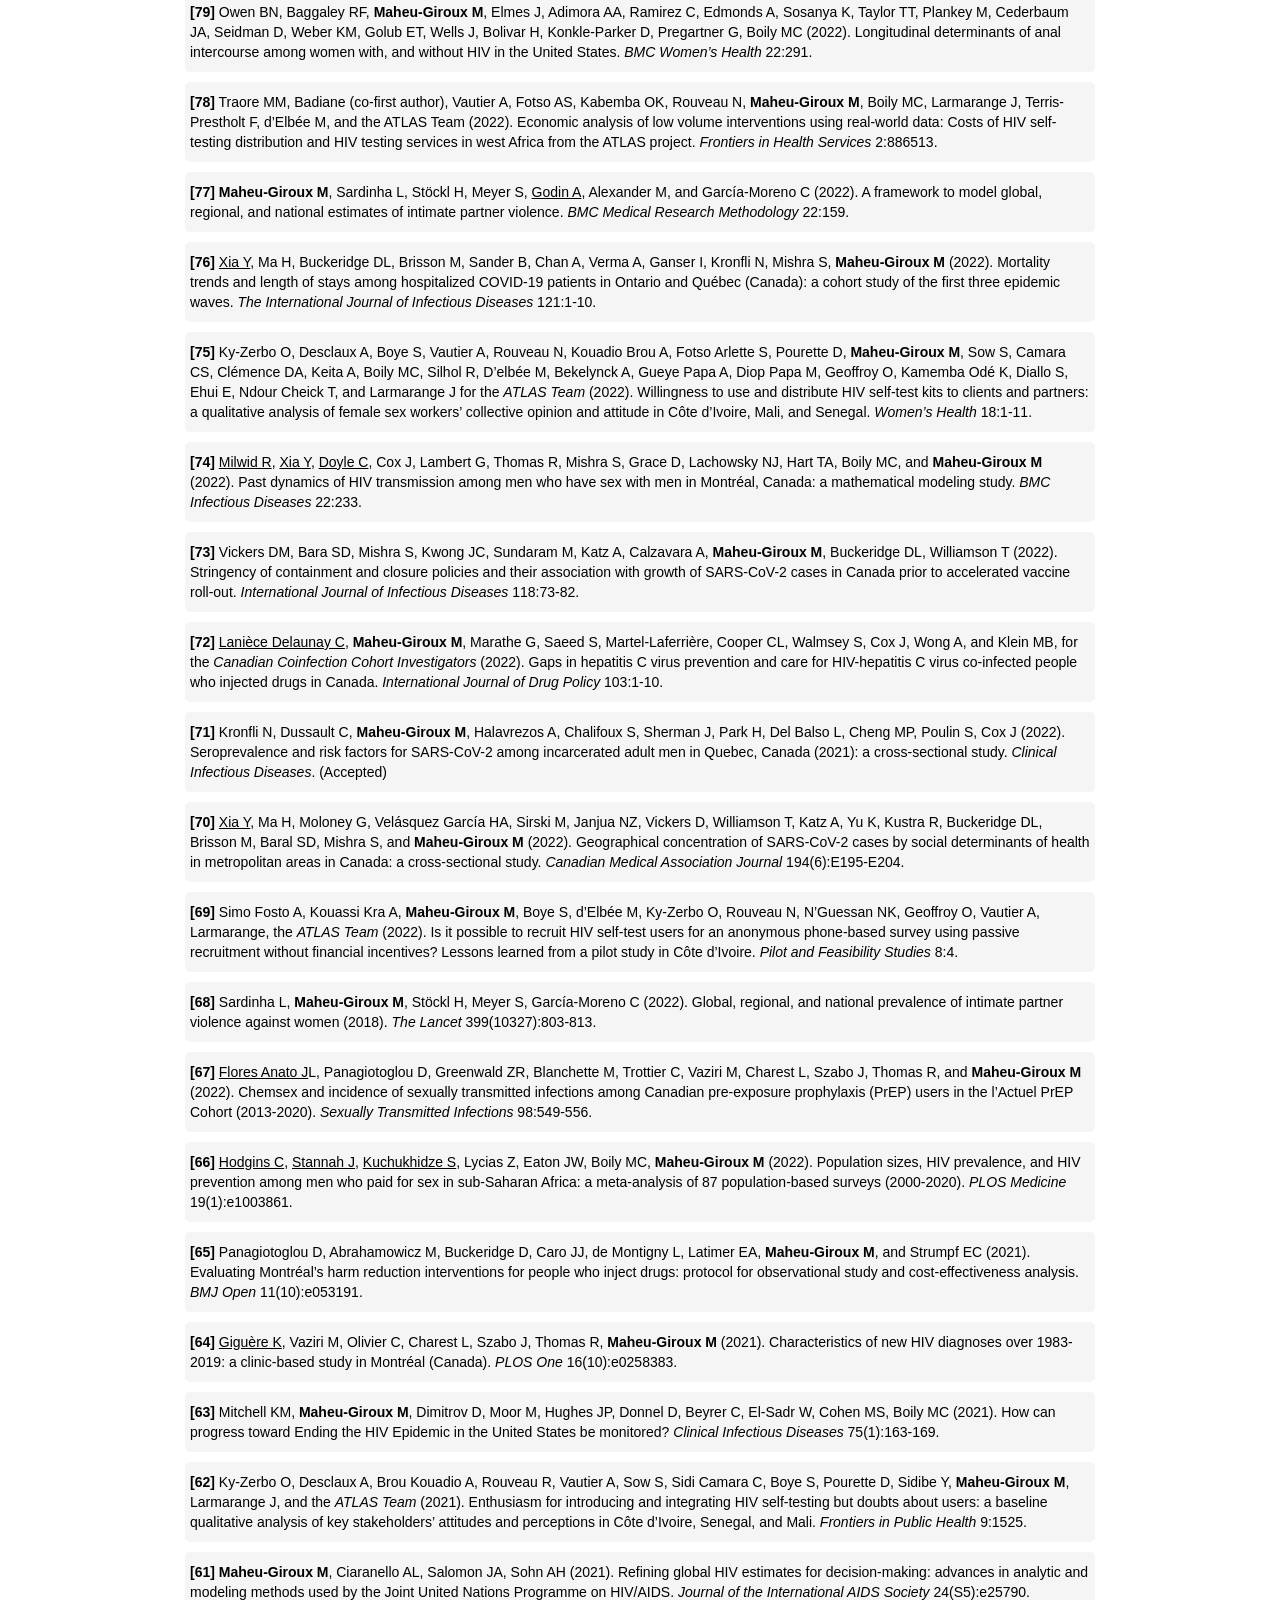
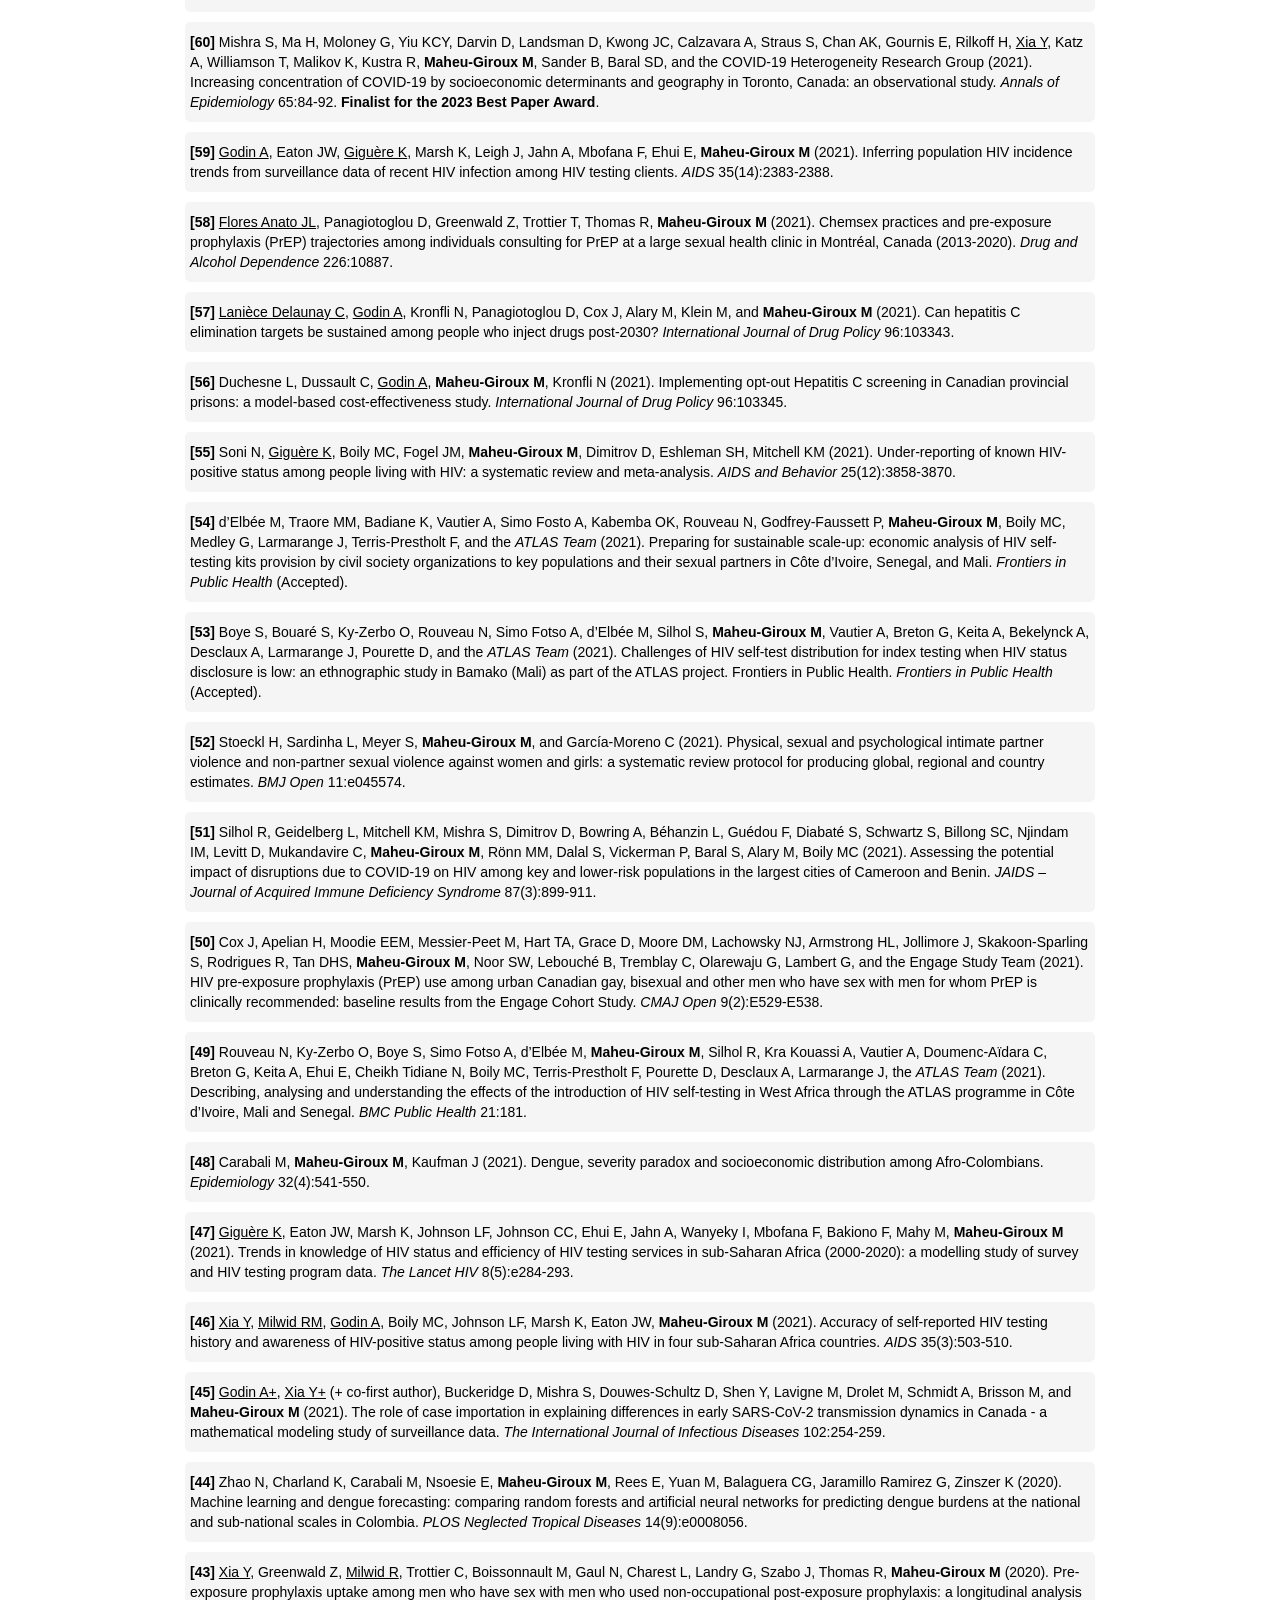
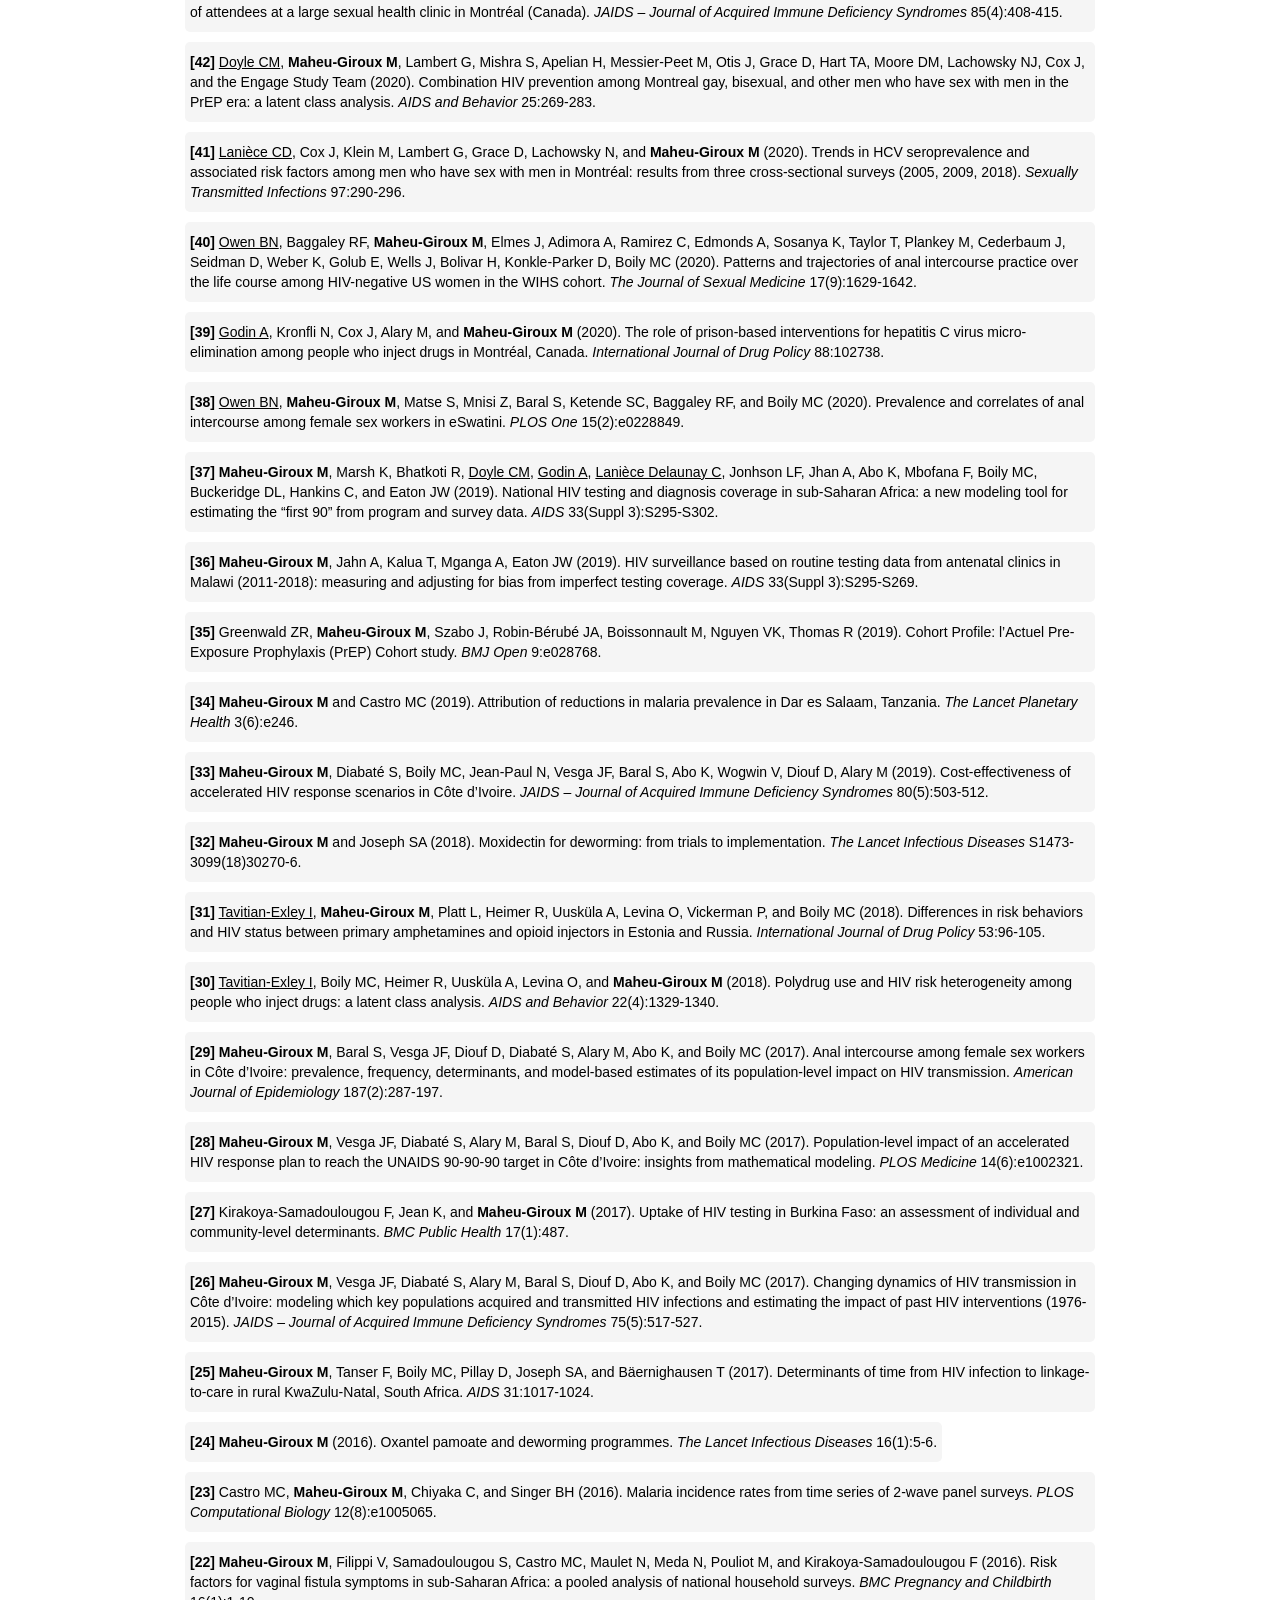
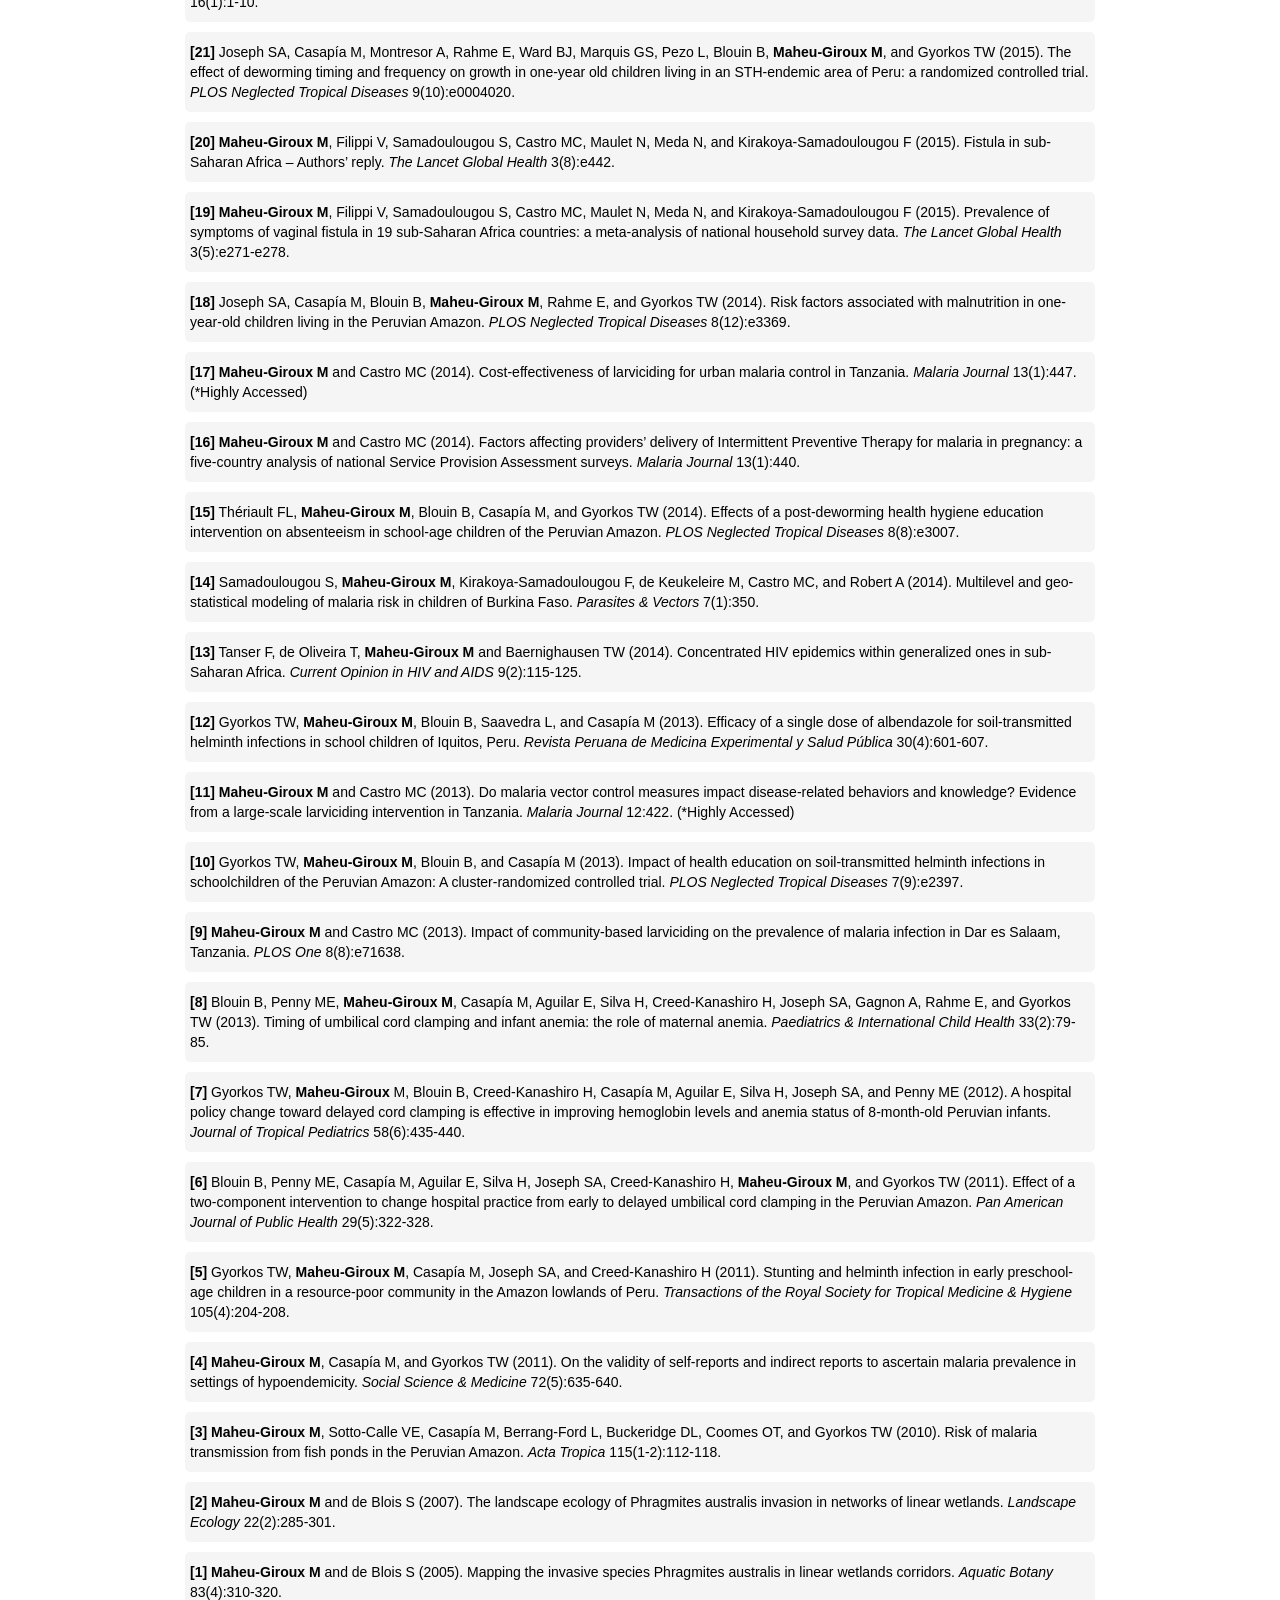
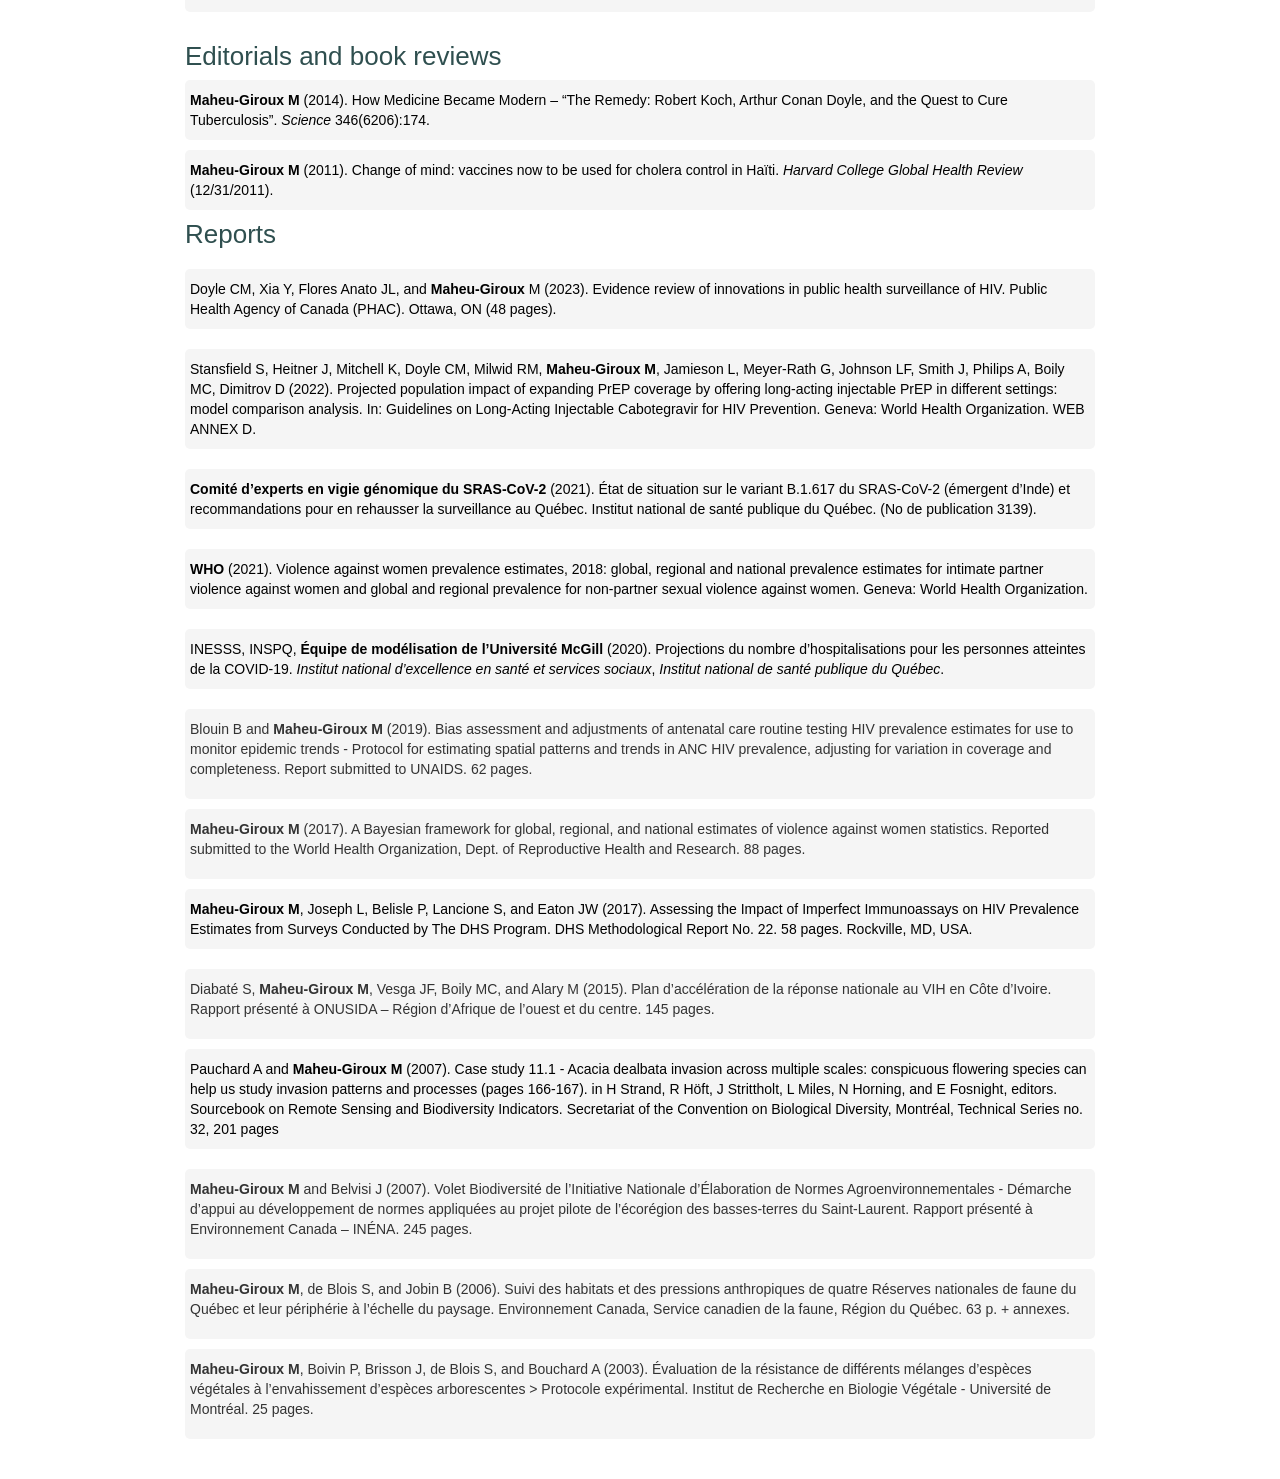
<file: publications.html>
<!DOCTYPE html>

<html>

<head>

<meta charset="utf-8" />
<meta name="generator" content="pandoc" />
<meta http-equiv="X-UA-Compatible" content="IE=EDGE" />




<title>publications.knit</title>

<script src="site_libs/header-attrs-2.31/header-attrs.js"></script>
<script src="site_libs/jquery-3.6.0/jquery-3.6.0.min.js"></script>
<meta name="viewport" content="width=device-width, initial-scale=1" />
<link href="site_libs/bootstrap-3.3.5/css/bootstrap.min.css" rel="stylesheet" />
<script src="site_libs/bootstrap-3.3.5/js/bootstrap.min.js"></script>
<script src="site_libs/bootstrap-3.3.5/shim/html5shiv.min.js"></script>
<script src="site_libs/bootstrap-3.3.5/shim/respond.min.js"></script>
<style>h1 {font-size: 34px;}
       h1.title {font-size: 38px;}
       h2 {font-size: 30px;}
       h3 {font-size: 24px;}
       h4 {font-size: 18px;}
       h5 {font-size: 16px;}
       h6 {font-size: 12px;}
       code {color: inherit; background-color: rgba(0, 0, 0, 0.04);}
       pre:not([class]) { background-color: white }</style>
<script src="site_libs/navigation-1.1/tabsets.js"></script>
<link href="site_libs/highlightjs-9.12.0/default.css" rel="stylesheet" />
<script src="site_libs/highlightjs-9.12.0/highlight.js"></script>
<link href="site_libs/font-awesome-6.5.2/css/all.min.css" rel="stylesheet" />
<link href="site_libs/font-awesome-6.5.2/css/v4-shims.min.css" rel="stylesheet" />

<style type="text/css">
  code{white-space: pre-wrap;}
  span.smallcaps{font-variant: small-caps;}
  span.underline{text-decoration: underline;}
  div.column{display: inline-block; vertical-align: top; width: 50%;}
  div.hanging-indent{margin-left: 1.5em; text-indent: -1.5em;}
  ul.task-list{list-style: none;}
    </style>

<style type="text/css">code{white-space: pre;}</style>
<script type="text/javascript">
if (window.hljs) {
  hljs.configure({languages: []});
  hljs.initHighlightingOnLoad();
  if (document.readyState && document.readyState === "complete") {
    window.setTimeout(function() { hljs.initHighlighting(); }, 0);
  }
}
</script>






<link rel="stylesheet" href="style.css" type="text/css" />



<style type = "text/css">
.main-container {
  max-width: 940px;
  margin-left: auto;
  margin-right: auto;
}
img {
  max-width:100%;
}
.tabbed-pane {
  padding-top: 12px;
}
.html-widget {
  margin-bottom: 20px;
}
button.code-folding-btn:focus {
  outline: none;
}
summary {
  display: list-item;
}
details > summary > p:only-child {
  display: inline;
}
pre code {
  padding: 0;
}
</style>


<style type="text/css">
.dropdown-submenu {
  position: relative;
}
.dropdown-submenu>.dropdown-menu {
  top: 0;
  left: 100%;
  margin-top: -6px;
  margin-left: -1px;
  border-radius: 0 6px 6px 6px;
}
.dropdown-submenu:hover>.dropdown-menu {
  display: block;
}
.dropdown-submenu>a:after {
  display: block;
  content: " ";
  float: right;
  width: 0;
  height: 0;
  border-color: transparent;
  border-style: solid;
  border-width: 5px 0 5px 5px;
  border-left-color: #cccccc;
  margin-top: 5px;
  margin-right: -10px;
}
.dropdown-submenu:hover>a:after {
  border-left-color: #adb5bd;
}
.dropdown-submenu.pull-left {
  float: none;
}
.dropdown-submenu.pull-left>.dropdown-menu {
  left: -100%;
  margin-left: 10px;
  border-radius: 6px 0 6px 6px;
}
</style>

<script type="text/javascript">
// manage active state of menu based on current page
$(document).ready(function () {
  // active menu anchor
  href = window.location.pathname
  href = href.substr(href.lastIndexOf('/') + 1)
  if (href === "")
    href = "index.html";
  var menuAnchor = $('a[href="' + href + '"]');

  // mark the anchor link active (and if it's in a dropdown, also mark that active)
  var dropdown = menuAnchor.closest('li.dropdown');
  if (window.bootstrap) { // Bootstrap 4+
    menuAnchor.addClass('active');
    dropdown.find('> .dropdown-toggle').addClass('active');
  } else { // Bootstrap 3
    menuAnchor.parent().addClass('active');
    dropdown.addClass('active');
  }

  // Navbar adjustments
  var navHeight = $(".navbar").first().height() + 15;
  var style = document.createElement('style');
  var pt = "padding-top: " + navHeight + "px; ";
  var mt = "margin-top: -" + navHeight + "px; ";
  var css = "";
  // offset scroll position for anchor links (for fixed navbar)
  for (var i = 1; i <= 6; i++) {
    css += ".section h" + i + "{ " + pt + mt + "}\n";
  }
  style.innerHTML = "body {" + pt + "padding-bottom: 40px; }\n" + css;
  document.head.appendChild(style);
});
</script>

<!-- tabsets -->

<style type="text/css">
.tabset-dropdown > .nav-tabs {
  display: inline-table;
  max-height: 500px;
  min-height: 44px;
  overflow-y: auto;
  border: 1px solid #ddd;
  border-radius: 4px;
}

.tabset-dropdown > .nav-tabs > li.active:before, .tabset-dropdown > .nav-tabs.nav-tabs-open:before {
  content: "\e259";
  font-family: 'Glyphicons Halflings';
  display: inline-block;
  padding: 10px;
  border-right: 1px solid #ddd;
}

.tabset-dropdown > .nav-tabs.nav-tabs-open > li.active:before {
  content: "\e258";
  font-family: 'Glyphicons Halflings';
  border: none;
}

.tabset-dropdown > .nav-tabs > li.active {
  display: block;
}

.tabset-dropdown > .nav-tabs > li > a,
.tabset-dropdown > .nav-tabs > li > a:focus,
.tabset-dropdown > .nav-tabs > li > a:hover {
  border: none;
  display: inline-block;
  border-radius: 4px;
  background-color: transparent;
}

.tabset-dropdown > .nav-tabs.nav-tabs-open > li {
  display: block;
  float: none;
}

.tabset-dropdown > .nav-tabs > li {
  display: none;
}
</style>

<!-- code folding -->




</head>

<body>


<div class="container-fluid main-container">




<div class="navbar navbar-default  navbar-fixed-top" role="navigation">
  <div class="container">
    <div class="navbar-header">
      <button type="button" class="navbar-toggle collapsed" data-toggle="collapse" data-bs-toggle="collapse" data-target="#navbar" data-bs-target="#navbar">
        <span class="icon-bar"></span>
        <span class="icon-bar"></span>
        <span class="icon-bar"></span>
      </button>
      <a class="navbar-brand" href="index.html">Mathieu MG</a>
    </div>
    <div id="navbar" class="navbar-collapse collapse">
      <ul class="nav navbar-nav">
        <li>
  <a href="index.html">
    <span class="fa fa-home"></span>
     
    Home
  </a>
</li>
<li>
  <a href="research.html">
    <span class="fa fa-calculator"></span>
     
    Research
  </a>
</li>
<li>
  <a href="publications.html">
    <span class="fa fa-clipboard"></span>
     
    Publications
  </a>
</li>
<li>
  <a href="people.html">
    <span class="fa fa-cogs"></span>
     
    People
  </a>
</li>
<li>
  <a href="contact.html">
    <span class="fa fa-paperclip"></span>
     
    Contact
  </a>
</li>
<li>
  <a href="opportunities.html">
    <span class="fa fa-comments"></span>
     
    Opportunities
  </a>
</li>
      </ul>
      <ul class="nav navbar-nav navbar-right">
        
      </ul>
    </div><!--/.nav-collapse -->
  </div><!--/.container -->
</div><!--/.navbar -->

<div id="header">




</div>


<style>
.class-name {
     text-align: left;
     font-family: arial;
     padding: 10px 5px;
     border-radius: 5px;
     background-color: whitesmoke;
 }
 </style>
<style>
a.one:link, a.one:visited {
    text-align: left;
    font-family: arial;
    font-size: 14px;
    color: black;
    padding: 10px 5px;
    border-radius: 5px;
    text-decoration: none;
    display: inline-block;
    background-color: whitesmoke;
}
a.one:hover, a.one:active {
    background-color: AliceBlue;
}
</style>
<div id="section" class="section level1">
<h1></h1>
</div>
<div id="section-1" class="section level1">
<h1></h1>
<p>A full list of publications can be found <a
href="https://scholar.google.com/citations?user=mQzi2qsAAAAJ&amp;hl=en">here</a>.<br />
Publications indexed in Pubmed are <a
href="https://www.ncbi.nlm.nih.gov/pubmed/?term=maheu-giroux%5Bauthor%5D">here</a>.<br />
Feel free to email me to obtain a copy of any of the papers below.</p>
</div>
<div id="section-2" class="section level1">
<h1></h1>
</div>
<div id="peer-reviewed-papers" class="section level1">
<h1>Peer-reviewed papers</h1>
<div id="names-of-supervised-studentstrainees-are-underlined"
class="section level4">
<h4>Names of supervised <u>students/trainees</u> are underlined</h4>
</div>
<div id="submitted" class="section level2">
<h2>Submitted</h2>
<div class="class-name">
<p><strong>[142]</strong> <u>Xia Y</u>, Doyle CM, Dvorakova M, Gormezano
A, Grace D, Hart T, Tan DHS, Moore DM, Zhang T, Irvine MA, Mishra S, Cox
J, <strong>Maheu-Giroux M</strong> (2026). Turnover in sexual activity
levels among a cohort of Canadian gay, bisexual, and other men who have
sex with men (2017-2024).</p>
</div>
</div>
</div>
<div id="section-3" class="section level1">
<h1></h1>
<div class="class-name">
<p><strong>[141]</strong> Lessard D, Hedrich T, Kumar S, Chamberland A,
Durand M, Peiris H, Beaudry S, Tremblay C, Sheehan N, Kronfli N,
<strong>Maheu-Giroux M</strong>, Thibeault I, Gagné-Thibaudeau E,
Dumont-Blais A, Martel-Laferrière V, Fortin M, Diaz llamas R, Couturier
AA, Briand MF, Baron-Brunelle D, Yaphe S, Vachon ML, Martin C, Lebouché
B(2026). Preliminary action plan to expand HIV pre-exposure prophylaxis
(PrEP) access in priority populations: a CTN+ Québec symposium.</p>
</div>
</div>
<div id="section-4" class="section level1">
<h1></h1>
<div class="class-name">
<p><strong>[140]</strong> <u>Kutsyh A</u>, Imai-Eaton JW, Diagbaté A,
<u>Kuchukhidze S</u>, Mbofana F, Alioum A, Maheu-Giroux M (2026). HIV
testing declines in Africa and its impacts on knowledge of HIV status
and time-to-diagnosis: a modeling study of population-based surveys and
HIV testing program data (2015-2023).</p>
</div>
</div>
<div id="section-5" class="section level1">
<h1></h1>
<div class="class-name">
<p><strong>[139]</strong> Mburu C, Nikiforuk A, Marquez C, Jassem A,
Prystajecky N, Xavier C Twohig K, Ryan V, Bobrow K, Giblert M,
<strong>Maheu-Giroux M</strong>, Knox NC, Mishra S, Sbihi H, and Irvine
MA (2026). Bridging wastewater and case surveillance reveals the hidden
burden of the 2022 mpox outbreak.</p>
</div>
</div>
<div id="section-6" class="section level1">
<h1></h1>
<div class="class-name">
<p><strong>[138]</strong> <u>Stannah J</u>+, <u>Flores Anato LJ</u>+
(+equal contributions), Dvorakova M, Vo TD, Moore D, Lachowsky NJ, Hart
TA, Skakoon-Sparling S, Tan DHS, Grace D, Zhang T, Juwono S, Gormezano
AM, Cox J, and <strong>Maheu-Giroux M</strong> (2026). Does intimate
partner violence increase bacterial sexually transmitted infections
among gay, bisexual, and other men who have sex with men? Longitudinal
analysis of the Engage Cohort (2017-2024) in Montréal, Toronto, and
Vancouver (Canada). Pre-print <a
href="https://dx.doi.org/10.2139/ssrn.5516545">here</a>.</p>
</div>
</div>
<div id="section-7" class="section level1">
<h1></h1>
</div>
<div id="section-8" class="section level1">
<h1></h1>
<div id="published" class="section level2">
<h2>Published</h2>
</div>
</div>
<div id="section-9" class="section level1">
<h1></h1>
</div>
<div id="section-10" class="section level1">
<h1></h1>
</div>
<div id="section-11" class="section level1">
<h1></h1>
<p><a class = "one" href = "https://doi.org/10.1016/j.jvacx.2026.100921" target = "_blank">
<strong>[137]</strong> Beall RF, Yang F, Steele B, D’Souza A, Baral SD,
Cabaj S, <u>Flores Anato JL</u>, Janjua NZ, Katz A, Leal J,
<strong>Maheu-Giroux M</strong>, Rennert-May E, Mishra S, Williamson T
(2026). Impact of a financial incentive and a vaccine passport
initiative on COVID-19 vaccine uptake in Alberta, Canada in 2021: an
interrupted time series analysis. <em>Vaccine X</em> 33:100921. </a></p>
</div>
<div id="section-12" class="section level1">
<h1></h1>
<p><a class = "one" href = "https://doi.org/10.1016/j.drugpo.2026.105478" target = "_blank">
<strong>[136]</strong> Horvat K, Bruneau J, Knight R, Martel-Laferrière
V, Zhang G, <strong>Maheu-Giroux M</strong>, Stone J, Vickerman P,
Larney S, Artenie A (2026). Substance use-related stigma and
injection-related bacterial infections among people who inject drug in
Montreal. <em>International Journal of Drug Policy</em> 156:105478.
</a></p>
</div>
<div id="section-13" class="section level1">
<h1></h1>
<p><a class = "one" href = "https://doi.org/10.1002/jia2.70149" target = "_blank">
<strong>[135]</strong> <u>Doyle CM</u>, Rönn MM, van Schalkwyk, Brisson
M, Soni N, Boily MC, <strong>Maheu-Giroux M</strong> (2026). Potential
impact of catch-up HPV vaccination on HPV prevalence and cervical cancer
incidence among women living with HIV in South Africa: results from two
mathematical models. <em>Journal of the International AIDS Society</em>
29:e70149. </a></p>
</div>
<div id="section-14" class="section level1">
<h1></h1>
<p><a class = "one" href = "https://doi.org/10.1136/bmjopen-2025-111357" target = "_blank">
<strong>[134]</strong> Lambert G, Fourmigue A, Dvorakova M, Moodie EEM,
Moore D, Lachowsky N, Grace D, Hart TA, Tan D, Jollimore J, Labbé AC,
Fortin C, <strong>Maheu-Giroux M</strong>, Hull M, Brunelle-Newman S,
ZhangT, Lal A, Gormezano A, Cox J (2026). Incidence and risk factors of
C. trachomatis, N. gonorrhoeae and syphilis among urban Canadian gay,
bisexual and other men who have sex with men, 2017-2023: Informing the
potential impact of doxycycline prophylaxis. <em>BMJ Open</em>
16:e111357. </a></p>
</div>
<div id="section-15" class="section level1">
<h1></h1>
<p><a class = "one" href = "https://doi.org/10.1016/j.lana.2026.101483" target = "_blank">
<strong>[133]</strong> Tejada R, Baena A, Trujillo L, Rodriquez J,
<strong>Maheu-Giroux M</strong>, Almonte M, Franco EL, and Malagón T
(2026). Impact of switching from a quadrivalent to a nonavalent HPV
vaccine on HPV infections and cervical cancer in Colombia: a
mathematical modeling study. <em>The Lancet Regional Health -
Americas</em> 58:101483. </a></p>
</div>
<div id="section-16" class="section level1">
<h1></h1>
<p><a class = "one" href = "https://doi.org/10.1371/journal.pmed.1004771" target = "_blank">
<strong>[132]</strong> <u>Aratrika A</u>, <u>Doyle CM</u>, Johnson CC,
Edun O, Mweng BM, Adoko A, Choko AT, Imai-Eaton JW, <strong>Maheu-Giroux
M</strong> (2026). Trends in HIV self-testing uptake in Africa: a
modeling study of population-based surveys and HIV testing program data.
<em>Plos Medicine</em> 23(5):e1004771. </a></p>
</div>
<div id="section-17" class="section level1">
<h1></h1>
<p><a class = "one" href = "https://doi.org/10.1016/S2352-3018(25)00325-X" target = "_blank">
<strong>[131]</strong> <u>Doyle CM+</u>, <u>Kuchukhidze S+</u>,
<u>Stannah J+</u> (+contributed equally), <u>Flores Anato JL</u>, <u>Xia
Y</u>, Logie CH, Simo Fotso A, Carabali M, Mishra S, Niangoran S, Mian
A, Terris-Prestholt F, Kovtun O, Singh A, Artenie A, Stone J, Vickerman
P, Boily MC, <strong>Maheu-Giroux M</strong> (2026). The impact of HIV
stigma and discrimination on HIV testing, antiretroviral treatment, and
viral suppression in Africa: a pooled analysis of population-based
surveys. <em>The Lancet HIV</em> 13(4):e235-e246. </a></p>
</div>
<div id="section-18" class="section level1">
<h1></h1>
<p><a class = "one" href = "https://doi.org/10.1101/2023.11.09.23298289" target = "_blank">
<strong>[130]</strong> Stevens O, Anderson RL, Sabin K, Arias Garcia S,
Fearon E, Manda K, Dikobe W, Mulenga L, Philip NM, <strong>Maheu-Giroux
M</strong>, Zhao J, Mahy M, Imai-Eaton JW (2026). HIV prevalence in
transgender women and cisgender men who have sex with men in sub-Saharan
Africa 2010-2022: a meta-analysis. <em>AIDS</em>. (Accepted) </a></p>
</div>
<div id="section-19" class="section level1">
<h1></h1>
<p><a class = "one" href = "https://doi.org/10.1007/s11538-025-01580-5" target = "_blank">
<strong>[129]</strong> <u>Xia Y</u>, Alexandre M, Thiebaut R,
<strong>Maheu-Giroux M</strong>, and Prague M (2026). Defining optimal
vaccine features for pandemic preparedness: An individual-based model
bridging within- and between-host dynamics. <em>Bulletin of Mathematical
Biology</em> 88:29. </a></p>
</div>
<div id="section-20" class="section level1">
<h1></h1>
<p><a class = "one" href = "https://doi.org/10.1002/jia2.70061" target = "_blank">
<strong>[128]</strong> Heitner J, Standsfield SE, Mitchell KM, <u>Doyle
CM</u>, <u>Milwid RM</u>, Moore M, Donnell DJ, <u>Xia Y</u>,
<strong>Maheu-Giroux M</strong>, Barnabas R, Boily MC, Dimitrov DT
(2026). Cost-effectiveness of leveraging long-acting injectable
Cabotegravir to expand PrEP coverage among men who have sex with men in
two contrasting North American cities. <em>Journal of the International
AIDS Society</em> 29:e70061. </a></p>
</div>
<div id="section-21" class="section level1">
<h1></h1>
<p><a class = "one" href = "https://doi.org/10.1016/S2352-3018(25)00199-7" target = "_blank">
<strong>[127]</strong> Silhol R, Booton RD, Mitchell KM, <u>Stannah
J</u>, Stevens O, Dimitrov D, Bershteyn A, Johnson LF, Kelly SL, Kim
H-Y, <strong>Maheu-Giroux M</strong>, Martin-Hughes R, Mishra S, Stone
J, Stuart R, Stover J, Vickerman P, Wilson DP, Baral S, Donnell D,
Imai-Eaton J, Boily MC (2026). Identifying priority populations for HIV
interventions using acquisition and transmission indicators: a combined
analysis of 15 mathematical models from 10 African countries. <em>The
Lancet HIV</em> 13:e30-e39. </a></p>
</div>
<div id="section-22" class="section level1">
<h1></h1>
<p><a class = "one" href = "https://doi.org/10.1016/j.envint.2025.109922" target = "_blank">
<strong>[126]</strong> Nikiforuk AM, Fanyu Xiu F, Caroline Mburu M,
Adhikari B, Prystajecky NA, Russell SL, Jassem AN, Twohig KA, Singal M,
Bobrow K, Mangat CS, Knox NC, Mishra S, <strong>Maheu-Giroux M</strong>,
Irvine MA, and Sbihi H (2025). Spatiotemporal estimation of actively
shedding mpox virus, clade IIb, cases using wastewater signals in
British Columbia, Canada. <em>Environment International</em> 206:109922.
</a></p>
</div>
<div id="section-23" class="section level1">
<h1></h1>
<p><a class = "one" href = "http://dx.doi.org/10.1002/jia2.70024" target = "_blank">
<strong>[125]</strong> <u>Allorant A</u>, <u>Kuchukhidze S</u>,
<u>Stannah J</u>, <u>Xia Y</u>, Masuku SS, Ekanmian GK, Imai-Eaton JW,
<strong>Maheu-Giroux M</strong> (2025). Socio-demographic and geographic
disparities in HIV prevalence, HIV testing, and treatment coverage: an
analysis of 108 national household surveys in 33 African countries.
<em>Journal of the International AIDS Society</em> 28:e70024. </a></p>
</div>
<div id="section-24" class="section level1">
<h1></h1>
<p><a class = "one" href = "https://doi.org/10.1186/s12889-025-23621-3" target = "_blank">
<strong>[124]</strong> <u>Xia Y</u>, Ma H, Malikov K, Straus SE, CFahim
C, Moloney G, Huang Q, Asgari S, Boyd JM, Ferro I, Johns J, Khan K,
Mistry J, Wang L, Chan AK, Baral SD, <strong>Maheu-Giroux M</strong>,
Mishra M (2025). Connectivity between long-term care homes and
subsequent SARS-CoV-2 outbreaks. <em>BMC Public Health</em> 25:2634.
</a></p>
</div>
<div id="section-25" class="section level1">
<h1></h1>
<p><a class = "one" href = "https://doi.org/10.1371/journal.pcbi.1013207" target = "_blank">
<strong>[123]</strong> Torres-Flores S, <u>Flores Anato JL</u>, He JH,
Portilla VG, Wu Y, <strong>Maheu-Giroux M</strong>, <u>Racine É</u>,
Wagner CE (2025). Evaluating COVID-19 vaccination policy in Québec
(Canada) using a data-driven dynamic transmission model. <em>Plos
Compuational Biology</em> 21(8):e1013207. </a></p>
</div>
<div id="section-26" class="section level1">
<h1></h1>
<p><a class = "one" href = "http://dx.doi.org/10.1007/s10461-025-04799-4" target = "_blank">
<strong>[122]</strong> <u>Stannah J</u>, Knight J, Sandfort T, Laurent
C, Otieno FO, Larmarange J, Coulaud PJ, Mudhune V, Hamilton E, Cummings
V, Spire B, Reynold D, Okall D, Dembélé Keita B, Sagaon-Teyssier L,
Panchia R, Dadabhai S, Boily MC, and <strong>Maheu-Giroux M</strong>
(2025). The effect of sexual and gender minority violence on depression,
hazardous drinking, condom use, and HIV acquisition: an individual
participant data meta-analyses of the <em>CohMSM</em>, <em>HPTN
075</em>, and <em>Anza Mapema</em> cohort studies in Africa. <em>AIDS
&amp; Behavior</em>. (Pre-print <a
href="https://hal.science/hal-05161352"
class="uri">https://hal.science/hal-05161352</a>) </a></p>
</div>
<div id="section-27" class="section level1">
<h1></h1>
<p><a class = "one" href = "https://doi.org/10.1016/j.puhip.2025.100594" target = "_blank">
<strong>[121]</strong> Beall R, <u>Flores Anato JL</u>, D’Souza AG,
Velásquez García HA, Ma H, Yang F, Baral SD, Cabaj J, Cooper E, Hillmer
M, Hollis A, Janjua NZ, Katz K, Leal J, <strong>Maheu-Giroux</strong> M,
May ER, Malikov K, Mishra M, Moloney G, Williamson T (2025). A Canadian
multi-province study of COVID-19 vaccine coverage along area-level
social determinants in 2021. <em>Public Health in Practice</em>
9:100594. </a></p>
</div>
<div id="section-28" class="section level1">
<h1></h1>
<p><a class = "one" href = "https://doi.org/10.1016/j.ijid.2025.107792" target = "_blank">
<strong>[120]</strong> <u>Xiu F</u>, <u>Doyle CM</u>, <u>Flores Anato
JL</u>, Knight J, Wang L, Cox J, Grace D, Hart TA, Zhang T,
Skakoon-Sparling S, Dvorakova M, Shahin R, Sachdeva H, Lachowsky N,
Sbihi H, Darrell HS Tan, Irvine MA, Mishra M,
<strong>Maheu-Giroux</strong> M (2025). Impact of interventions on mpox
transmission during the 2022 outbreak in Canada: a mathematical modeling
study of three different cities. <em>The International Journal of
Infectious Diseases</em> 153:107792. </a></p>
<p><a class = "one" href = "https://doi.org/10.1089/lgbt.2023.0265" target = "_blank">
<strong>[119]</strong> <u>Juwono S</u>, <u>Flores Anato JL</u>,
Kirschbaum A, Metheny N, Dvorakova M, Skakoon-Sparling S, Moore DM,
Grace D, Hart TA, Lambert G, Lawchosky NJ, Jollimore J, Cox J,
<strong>Maheu-Giroux M</strong> (2025). Prevalence, determinants, and
trends in the experience and perpetration of intimate partner violence
among a cohort of gay, bisexual, and other men who have sex with men in
Montréal, Toronto, and Vancouver, Canada (2017-2022). <em>LGBT
Health</em> 12(1):37-50. </a></p>
<p><a class = "one" href = "https://doi.org/10.1371/journal.pgph.0002926" target = "_blank">
<strong>[118]</strong> Wang S, Wang L, Baral SD, Moloney G, Johns J,
Huber C, Mistry J, Khan K, Rao A, Janjua N, Williamson T, Katz A, Ma H,
<strong>Maheu-Giroux M</strong>, Mishra S, and Kustra R (2024). Mobility
changes following COVID-19 stay-at-home policies varied by socioeconomic
measures: an observational study in Ontario, Canada. <em>PLOS Global
Public Health</em> 4(11):e0002926. </a></p>
<p><a class = "one" href = "https://doi.org/10.1186/s12916-024-03670-y" target = "_blank">
<strong>[117]</strong> Pickles M, Mountain E, Bhattacharjee P, Kioko J,
Musimbi J, Musyoki H, Gichangi P, <u>Stannah J</u>, <strong>Maheu-Giroux
M</strong>, Becker M, and Boily MC (2024). Assessing the potential
impact of violence on HIV among female sex workers in Mombasa, Kenya: a
mathematical modeling study. <em>BMC Medicine</em> 22:468. </a></p>
<p><a class = "one" href = "https://doi.org/10.1186/s12916-024-03580-z" target = "_blank">
<strong>[116]</strong> <u>Stannah J</u>, <u>Flores Anato JL</u>, Pickles
M, Larmarange J, Mitchell KM, Artenie A, Dumchev K, Niangoran S, Platt
L, Terris-Prestholt F, Singh A, Stone J, Vickerman P, Phillips A,
Johnson L, <strong>Maheu-Giroux M</strong>, and Boily MC (2024). From
conceptualising to modelling structural determinants and interventions
in HIV transmission dynamics models: a scoping review and methodological
framework for evidence-based analyses. <em>BMC Medicine</em> 22:404.
</a></p>
<p><a class = "one" href = "https://doi.org/10.1016/j.lana.2024.100845" target = "_blank">
<strong>[115]</strong> <u>Xia Y</u>, Caya C, Morin V, Singh A, Serhir B,
Libman M, Goldfarb D, Wong W, <u>Xiu F</u>, Bélanger RE, Touchette J-S,
Yansouni C, and <strong>Maheu-Giroux M</strong> (2024). The
population-level impact of introducing rapid diagnostic tests on
syphilis transmission in Canadian Arctic communities - A mathematical
modeling study. <em>The Lancet Regional Health - Americas</em>
37:100845. </a></p>
<p><a class = "one" href = "https://doi.org/10.1002/jia2.26334" target = "_blank">
<strong>[114]</strong> <u>Lu IJ</u>, Silhol R, d’Elbée M, Boily MC, Soni
N, Ky-Zerbo O, Vauthier A, Simo Fosto A, Badiane K, Traoré MM,
Terris-Prestholt F, Larmarange J, <strong>Maheu-Giroux M</strong>, and
the ATLAS Team (2024). Cost-effectiveness of HIV self-testing among key
populations in Côte d’Ivoire, Mali, and Senegal. <em>Journal of the
International AIDS Society</em> 27(7):e26334. </a></p>
<p><a class = "one" href = "https://doi.org/10.24072/pcjournal.428" target = "_blank">
<strong>[113]</strong> Kouassi AK, Simo Fotso A, Rouveau N,
<strong>Maheu-Giroux M</strong>, Boily MC, Silhol R, d’Elbée M, Vautier
A, Larmarange J, on behalf of the ATLAS team (2024). HIV self-testing
positivity rate and linkage to confirmatory testing and care: a
telephone survey in Côte d’Ivoire, Mali, and Senegal. <em>Peer Community
Journal</em> 4:e56. </a></p>
<p><a class = "one" href = "https://doi.org/10.1016/S2352-4642(24)00145-7" target = "_blank">
<strong>[112]</strong> Sardinha L, Yüksel-Kaptanoğlu I,
<strong>Maheu-Giroux M</strong>, García-Moreno C (2024). Intimate
partner violence against adolescent girls: regional and national
prevalence estimates and associated country-level factors. <em>The
Lancet Child and Adolescent Health</em> 8(9):636-646. </a></p>
<p><a class = "one" href = "https://doi.org/10.1016/S2214-109X(24)00236-5" target = "_blank">
<strong>[111]</strong> Stevens O, Sabin K, Anderson RL, Arias Garcia S,
Willis K, Rao A, McIntyre A, Fearon E, Grard E, Stewart-Brown A, Cowan
F, <u>Stannah J</u>, Degenhardt L, Zhao J, Hakim AJ, Rucinski K, Sathane
I, Boothe M, Atuhaire L, Nyasulu P, <strong>Maheu-Giroux M</strong>,
Platt L, Rice B, Hadlik W, Baral S, Mahy M, and Imai-Eaton JW (2024).
Population size, HIV prevalence, and antiretroviral therapy coverage
among key populations in sub-Saharan Africa: collation and synthesis of
survey data (2010-2023). <em>The Lancet Global Health</em>
12(9):e1400-e1412. </a></p>
<p><a class = "one" href = "https://doi.org/10.17269/s41997-024-00910-9" target = "_blank">
<strong>[110]</strong> <u>Xia Y</u>, <u>Flores Anato JL</u>, Colijn C,
Janjua N, Otterstatter M, Irvine N, Tyler Williamson, Varughese MB, Li
M, Osgood N, Earn DJD, Sander B, Cipriano LE, Murthy K, Xiu F, <u>Godin
G</u>, Buckeridge DL, Hurford H, Sharmistha Mishra S, and
<strong>Maheu-Giroux M</strong> (2024). Canada’s provincial COVID-19
pandemic modelling efforts: a review of mathematical models and their
impacts on the responses. <em>Canadian Journal of Public Health</em>
115(4):541-557. </a></p>
<p><a class = "one" href = "https://doi.org/10.1097/QAD.0000000000003974" target = "_blank">
<strong>[109]</strong> Silhol R, <strong>Maheu-Giroux M</strong>, Soni
N, Simo Fotso A, Rouveau N, Vautier A, Doumenc-Aïdara C, Geoffroy O,
N’Guessan KN, Younoussa S, Kabemba OK, Gueye PA, Dama Ndeye P,
Mukandavire C, Vickerman P, Keita A, Ndour CT, Ehui E, Larmarange J,
Boily MC, and the ATLAS Team (2024). The impact of past HIV
interventions and treatment gaps on new HIV acquisitions, transmissions,
and HIV-related deaths in Côte d’Ivoire, Mali, and Senegal.
<em>AIDS</em> 28(12):1783-1793. </a></p>
<p><a class = "one" href = "https://doi.org/10.1016/S2352-3018(24)00148-6" target = "_blank">
<strong>[108]</strong> <u>Kuchukhidze S</u>, Walters M, Panagiotoglou D,
Boily MC, Diabaté S, Russel A, Stöckl H, Sardinha L, Mbofana F, Wanienze
RK, Imai-Eaton JW, and <strong>Maheu-Giroux M</strong> (2024). The
contribution of intimate partner violence to vertical HIV transmission:
a modeling analysis of 46 African countries. <em>The Lancet HIV</em>
11(8):e542-e551. </a></p>
<p><a class = "one" href = "https://doi.org/10.1016/S2352-3018(24)00126-7" target = "_blank">
<strong>[107]</strong> Silhol R, <strong>Maheu-Giroux M</strong>, Soni
N, Simo Fotso A, Rouveau N, Vautier A, Doumenc-Aidara C, Geoffroy O,
N’Guessan KN, Sidibe Y, Kabemba OK, Gueye PA, Mukandavire C, Vickerman
P, Keita A, Ndour CT, Ehui E, Larmarange J, Boily MC, The ATLAS Team
(2024). Potential population-level effects of HIV self-testing
distribution among key populations in Côte d’Ivoire, Mali, and Senegal:
a mathematical modelling analysis. <em>The Lancet HIV</em>
11(8):e531-e541. </a></p>
<p><a class = "one" href = "https://doi.org/10.2471/blt.23.290420" target = "_blank">
<strong>[106]</strong> Sardinha L, Stöckl H, <strong>Maheu-Giroux
M</strong>, Meyer SR, García-Moreno C (2024). Global prevalence of
non-partner sexual violence against women. <em>Bulletin of the World
Health Organization</em> 102(8):582-587. </a></p>
<p><a class = "one" href = "https://doi.org/10.1016/j.eclinm.2024.102596" target = "_blank">
<strong>[105]</strong> Levinsson A, Zolopa C, Vakili F, Udhesister S,
Kronfli N, <strong>Maheu-Giroux</strong> M, Bruneau J, Valerio H, Bajis
S, Read P, Matró E, Boucher L, Morris L, Grebely J, Artenie A, Stone J,
Vickerman P, Larney S (2024). Sex and gender differences in hepatitis C
virus risk, prevention, and cascade of care in people who inject drugs:
systematic review and meta-analysis. <em>eClinical Medicine</em>
72:102596. </a></p>
<p><a class = "one" href = "https://doi.org/10.1016/S2352-3018(24)00028-6" target = "_blank">
<strong>[104]</strong> <strong>Maheu-Giroux</strong> M and Mishra S
(2024). Evidence with 95-95-95 that ambitious is feasible. <em>The
Lancet HIV</em> 11(4):e203-204. </a></p>
<p><a class = "one" href = "https://doi.org/10.1093/infdis/jiae033" target = "_blank">
<strong>[103]</strong> <u>Xiu F+</u>, <u>Flores Anato JL+</u>
(+contributed equally), Cox J, Grace D, Hart TA, Skakoon-Sparling S,
Dvorakova M, Knight J, Wang L, Gatalo, O, Campbell E, Zhang T, Sbihi H,
Irvine MA, Mishra S, <strong>Maheu-Giroux M</strong> (2024).
Characteristics of the sexual networks of gay, bisexual, and other men
who have sex with men in Montréal, Toronto, and Vancouver: implications
for the transmission and control of mpox in Canada. <em>Journal of
Infectious Diseases</em> 229(S2):S293–S304. </a></p>
<p><a class = "one" href = "https://doi.org/10.1097/QAI.0000000000003329" target = "_blank">
<strong>[102]</strong> <u>Allorant A</u>, <u>Muset P</u>, <u>Hodgins
C</u>, Kirakoya-Samadoulougou F, Namachapa K, Mbofana F, Panagiotoglou,
Johnson LF, Eaton JW, and <strong>Maheu-Giroux M</strong> (2024).
Temporal trends and determinants of HIV testing at antenatal care in
sub-Saharan Africa: a pooled analysis of population-based surveys
(2005-2021). <em>JAIDS – Journal of Acquired Immune Deficiency
Syndromes</em> 95(S1):E97-E105. </a></p>
<p><a class = "one" href = "https://doi.org/10.1097/QAI.0000000000003321" target = "_blank">
<strong>[101]</strong> Steven O, Anderson R, Stover J, Teng Y,
<u>Stannah J</u>, Silhol R, Jones H, Booton RD, Martin-Hughes R, Johnson
LF, <strong>Maheu-Giroux M</strong>, Mishra S, Stone J, Bershteyn A,
Sabin K, Mitchell KM, Dimitrov D, Baral S, Donnell D, Korenromp E, Rice
B, Hargreaves J, Vickerman P, Mahy M, Boily MC, Eaton JW (2024).
Comparison of empirically derived and model-based estimates of key
population HIV incidence and the distribution of new infections by
population group in sub-Saharan Africa. <em>JAIDS – Journal of Acquired
Immune Deficiency Syndromes</em> 95(S1):E46-E58. </a></p>
<p><a class = "one" href = "https://doi.org/10.1097/QAI.0000000000003334" target = "_blank">
<strong>[100]</strong> Silhol R, Anderson RL, Stevens O, <u>Stannah
J</u>, Booton RD, Baral S, Dimitrov D, Mitchell K, Donnell D, Bershteyn,
Brown T, Kelly SL, Kim HY, Johnson LF, <strong>Maheu-Giroux M</strong>,
Martin-Hugues R, Mishra S, Peerapatanapokin W, Stone J, Stover J, Stuart
R, Teng Y, Vickerman P, Wilson DP, Korenromp E, Eaton JW, Boily MC
(2024). Measuring HIV acquisitions among partners of key populations:
estimates from HIV transmission dynamic models. <em>JAIDS – Journal of
Acquired Immune Deficiency Syndromes</em> 95(S1):E59-E69. </a></p>
<p><a class = "one" href = "https://doi.org/10.1186/s12879-023-08625-x" target = "_blank">
<strong>[99]</strong> Boye S, Kouadio A, Kouvahe AF, Vautier A, Ky-Zerbo
O, Rouveau N, <strong>Maheu-Giroux M</strong>, Larmarange J, Pourette D,
and the ATLAS Team (2024). Organisation of testing services, structural
barriers and facilitators of routine HIV self-testing during sexually
transmitted infection consultations: a qualitative study of patients and
providers in Abidjan, Côte d’Ivoire. <em>BMC Infectious Diseases</em>
22(Suppl 1) 975. </a></p>
<p><a class = "one" href = "https://doi.org/10.1002/jia2.26194" target = "_blank">
<strong>[98]</strong> <u>Doyle CM</u>, <u>Milwid RM</u>, Cox J, <u>Xia
Y</u>, Lambert G, Tremblay C, Otis J, Boily MC, Baril JG, Mercure SA,
Thomas R, Trottier B, Mishra S, <strong>Maheu-Giroux M</strong> (2023).
Population-level impact of pre-exposure prophylaxis on HIV acquisitions
among men who have sex with men: a mathematical modeling study in
Montréal, Canada (2013-2021). <em>Journal of the International AIDS
Society</em> 26:e26194. </a></p>
<p><a class = "one" href = "https://doi.org/10.1002/jmv.29256" target = "_blank">
<strong>[97]</strong> <u>Milwid RM</u>, Li M, Fazil A,
<strong>Maheu-Giroux M</strong>, <u>Doyle CM</u>, <u>Xia Y</u>, Cox J,
Grace D, Dvorakova M, Walker SC, Mishra SM, Ogden NH (2023). Exploring
the dynamics of the 2022 mpox outbreak in Canada. <em>Journal of Medical
Virology</em> 95:e29256. </a></p>
<p><a class = "one" href = "https://doi.org/10.1186/s13027-023-00546-3" target = "_blank">
<strong>[96]</strong> <u>Yokoji K</u>, <u>Giguère K</u>, Malagón T, Rönn
MM, Mayaud P, Kelly H, Delany-Moretlwe S, Drolet M, Brisson M, Boily MC,
<strong>Maheu-Giroux M</strong> (2023). Association of naturally
acquired type-specific HPV antibodies and subsequent HPV re-detection:
Systematic review and meta-analysis. <em>Infectious Agents and
Cancer</em> 18:70. </a></p>
<p><a class = "one" href = "https://doi.org/10.1186/s12879-023-08626-w" target = "_blank">
<strong>[95]</strong> Kouassi Kra A, Simo Fosto A, N’guessan KN,
Geoffroy O, Younoussa S, Kabemba OK, Gueye PA, Ndeye PD, Rouveau N,
<strong>Maheu-Giroux M</strong>, Boily MC, Silhol R, d’Elbée M, Vautier
A, Larmarange J, and the ATLAS Team (2023). Can HIV self-testing reach
first-time testers? A telephone survey among self-test end users in Côte
d’Ivoire, Mali, and Senegal. <em>BMC Infectious Diseases</em>
22(S1):972. </a></p>
<p><a class = "one" href = "https://doi.org/10.1371/journal.pgph.0002146" target = "_blank">
<strong>[94]</strong> <u>Kuchukhidze S</u>, Panagiotoglou, Boily MC,
Diabaté s, Eaton JW, Stöckl H, Mbofana F, Wanyenze RK, and
<strong>Maheu-Giroux M</strong> (2023). Characteristics of male
perpetrators of intimate partner violence and implications for women’s
HIV status: a pooled analysis of cohabiting couples from sub-Saharan
Africa (2000-2020). <em>PLOS Global Public Health</em> 3(9):e0002146.
</a></p>
<p><a class = "one" href = "https://doi.org/10.9778/cmajo.20220242" target = "_blank">
<strong>[93]</strong> <u>Flores Anato JL</u>, Ma H, Hamilton MA, Xia Y,
Harper S, Buckeridge D, Brisson M, Hillmer MP, Malikov K, Aidin Kerem,
Beall R, Baral S, Dubé È, Mishra S, <strong>Maheu-Giroux M</strong>
(2023). Impact of a vaccine passport on first-dose vaccine coverage by
age and area-level social determinants of health in the Canadian
provinces of Québec and Ontario: an interrupted time series analysis.
<em>CMAJ Open</em> 11(5):e955-e1005. </a></p>
<p><a class = "one" href = "https://doi.org/10.1016/j.cmi.2023.06.013" target = "_blank">
<strong>[92]</strong> Caya C, Singh AE, Serhir B, Morin V, Libman MD,
Corsini R, Goldfarb DM, Wong T, <u>Xia Y</u>, <strong>Maheu-Giroux
M</strong>, and Yansouni CP (2023). Rapid diagnostic testing for
syphilis in Arctic communities (the STAR study): A multisite prospective
field diagnostic accuracy study in an intended-use setting. <em>Clinical
Microbiology and Infection</em> 29(10):P1335.E1-1335.E7. </a></p>
<p><a class = "one" href = "https://doi.org/10.1007/s10461-023-04115-y" target = "_blank">
<strong>[91]</strong> Silhol R, Nordsletten A, <strong>Maheu-Giroux
M</strong>, Elmes J, Staunton R, Owen B, Shacklett B, McGowan I, Gomez
Feliciano K, van der Straten A, Eller LA, Robb M, Mararazzo J, Dimitrov
D, Boily MC (2023). The association between heterosexual anal
intercourse and HIV acquisition in three prospective cohorts of women.
<em>AIDS and Behavior</em> 27:4010-4021. </a></p>
<p><a class = "one" href = "https://doi.org/10.1002/jia2.26109" target = "_blank">
<strong>[90]</strong> Stansfield S, Heitner J, Mitchell K, <u>Doyle
CM</u>, <u>Milwid R</u>, Moore J, Donnell D, Hanscom B, <u>Xia Y</u>,
<strong>Maheu-Giroux M</strong>, Van de Vijver D, Wang H, Barnabas R,
Boily MC, Dimitrov D (2023). Population-level impact of expanding PrEP
coverage by offering long-acting injectable PrEP to MSM in three high
resources settings: a model comparison analysis. <em>Journal of the
International AIDS Society</em> 26(S2):e26109. </a></p>
<p><a class = "one" href = "https://doi.org/10.1186/s12879-023-08319-4" target = "_blank">
<strong>[89]</strong> Ky-Zerbo O, Desclaux A, Boye S,
<strong>Maheu-Giroux M</strong>, Rouveau N, Vautier A, Camara CS,
Kouadio BA, Sow S, Gueye PA, Geoffroy O, Kamemba OK, Ehui E, Ndour CT,
Keita A, Larmarange J, and the ATLAS Team (2023). “I take it and give it
to my partners who will give it to their partners”: Secondary
distribution of HIV self-tests (HIVST) by key populations in Côte
d’Ivoire, Mali, and Senegal. <em>BMC Infectious Diseases</em> 22:970.
</a></p>
<p><a class = "one" href = "https://doi.org/10.1016/S2352-3018(23)00111-X" target = "_blank">
<strong>[88]</strong> <u>Stannah J</u>, Soni R, Lam JKS, Giguère K,
Mitchell K, Kronfli N, Larmarange J, Moh R, N’zebo Nouaman M, Kouamé GM,
Boily MC, <strong>Maheu-Giroux M</strong> (2023). Trends in HIV testing,
the treatment cascade, and HIV incidence among men who have sex with men
in Africa: A systematic review and meta-analysis. <em>The Lancet
HIV</em> 10(8):e528-e542. </a></p>
<p><a class = "one" href = "https://doi.org/10.1016/j.drugpo.2023.104026" target = "_blank">
<strong>[87]</strong> <u>Lanièce Delaunay C</u>, Klein MB, <u>Godin
A</u>, Cox J, Kronfli N, Lebouché B, Doyle CM, <strong>Maheu-Giroux
M</strong> (2023). Public health interventions, priority populations,
and the impact of COVID-19 disruptions on hepatitis C elimination among
people who have injected drugs in Montreal (Canada): a modeling study.
<em>International Journal of Drug Policy</em> 116:104026. </a></p>
<p><a class = "one" href = "https://doi.org/10.1371/journal.pmed.1004143" target = "_blank">
<strong>[86]</strong> <u>Yang L</u>, Boily MC, Rönn MM, Obiri-Yeboah D,
Morhason-Bello I, Meda N, Lompo Olga, Mayaud P, Pickles M, <u>Hodgins
C</u>, Brisson M, Delany-Moretlwe S, <strong>Maheu-Giroux M</strong>
(2023). Regional and country-level trends in cervical cancer screening
coverage in sub-Saharan Africa: a systematic analysis of
population-based surveys (2000-2020). <em>PLoS Medicine</em>
20(1):e1004143. </a></p>
<p><a class = "one" href = "https://doi.org/10.1016/S2352-3018(22)00305-8" target = "_blank">
<strong>[85]</strong> <u>Kuchukhidze S</u>, Panagiotoglou D, Boily MC,
Diabaté S, Eaton JW, Mbofana F, Sardinha L, Schrubbe L, Stöckl H,
Wanyenze R, and <strong>Maheu-Giroux M</strong> (2023). The effects of
intimate partner violence on women’s risk of HIV acquisition and
engagement in the HIV treatment and care cascade: a pooled analysis of
nationally representative surveys in sub-Saharan Africa. <em>The Lancet
HIV</em> 10(2):E107-E117. </a></p>
<p><a class = "one" href = "http://doi.org/10.3389/fpubh.2022.1021871" target = "_blank">
<strong>[84]</strong> Kronfli N, Dussault C, <strong>Maheu-Giroux
M</strong>, Halavrezos A, Chalifoux S, Park Y, Del Balso L, Cheng MP,
Cox J (2022). Importance of occupation for SARS-CoV-2 seroprevalence and
COVID-19 vaccination among correctional workers in Quebec, Canada
(2021). <em>Frontiers in Public Health</em> 10:1021871.<br />
</a></p>
<p><a class = "one" href = "https://doi.org/10.1371/journal.pone.0273713" target = "_blank">
<strong>[83]</strong> Caya C, <strong>Maheu-Giroux M</strong>, <u>Xia
Y</u>, Serhir B, Morin V, Corsini R, Goldfarb D, Wong T, Singh AE, and
Yansouni C (2022). Stopping syphilis transmission in Artic communities
through rapid diagnostic testing: the STAR study protocol. <em>PLoS
One</em> 17(9):e0273713. </a></p>
<p><a class = "one" href = "https://doi.org/10.1002/jia2.25994" target = "_blank">
<strong>[82]</strong> <u>Doyle CM</u>, Cox J, <u>Milwid RM</u>, Bitera
R, Lanièce Delaunay C, Alary M, Lambert G, Tremblay C, Mishra S, and
<strong>Maheu-Giroux M</strong> (2022). Measuring progress towards
reaching zero new HIV acquisitions among key populations in Québec
(Canada) using routine surveillance data: a mathematical modelling
study. <em>Journal of the International AIDS Society</em> 25:e25994.
</a></p>
<p><a class = "one" href = "https://doi.org/10.1016/j.eclinm.2022.101585" target = "_blank">
<strong>[81]</strong> Staagdegaard L, Soni N, Bellerose M, Dala S, Bloem
P, Brisson M, <strong>Maheu-Giroux M</strong>, Barnabas R, Drolet M,
Mayaud P, Rönn MM, Boily MC (2022). Immunogenicity, safety, and efficacy
of the HPV vaccines in people living with HIV: a systematic review and
meta-analysis. <em>eClinical Medicine</em> 52:101585. </a></p>
<p><a class = "one" href = "https://doi.org/10.1097/QAD.0000000000003328" target = "_blank">
<strong>[80]</strong> Simo Fotso A, Johnson C, Vautier A, Kouamé KB,
Diop PM, Silhol R, <strong>Maheu-Giroux</strong> M, Boily MC, Rouveau N,
Doumenc-Aïdara S, Baggaley R, Ehui E, Larmarange J, and the <em>ATLAS
Team</em> (2022). Routine programmatic data show a positive
population-level impact of HIV self-testing: the case of Côte d’Ivoire
and implications for implementation. <em>AIDS</em> 36(13):1871-1879.
</a></p>
<p><a class = "one" href = "https://doi.org/10.1186/s12905-022-01849-0" target = "_blank">
<strong>[79]</strong> Owen BN, Baggaley RF, <strong>Maheu-Giroux
M</strong>, Elmes J, Adimora AA, Ramirez C, Edmonds A, Sosanya K, Taylor
TT, Plankey M, Cederbaum JA, Seidman D, Weber KM, Golub ET, Wells J,
Bolivar H, Konkle-Parker D, Pregartner G, Boily MC (2022). Longitudinal
determinants of anal intercourse among women with, and without HIV in
the United States. <em>BMC Women’s Health</em> 22:291. </a></p>
<p><a class = "one" href = "https://doi.org/10.3389/frhs.2022.886513" target = "_blank">
<strong>[78]</strong> Traore MM, Badiane (co-first author), Vautier A,
Fotso AS, Kabemba OK, Rouveau N, <strong>Maheu-Giroux M</strong>, Boily
MC, Larmarange J, Terris-Prestholt F, d’Elbée M, and the ATLAS Team
(2022). Economic analysis of low volume interventions using real-world
data: Costs of HIV self-testing distribution and HIV testing services in
west Africa from the ATLAS project. <em>Frontiers in Health
Services</em> 2:886513. </a></p>
<p><a class = "one" href = "https://doi.org/10.1186/s12874-022-01634-5" target = "_blank">
<strong>[77]</strong> <strong>Maheu-Giroux M</strong>, Sardinha L,
Stöckl H, Meyer S, <u>Godin A</u>, Alexander M, and García-Moreno C
(2022). A framework to model global, regional, and national estimates of
intimate partner violence. <em>BMC Medical Research Methodology</em>
22:159. </a></p>
<p><a class = "one" href = "https://doi.org/10.1016/j.ijid.2022.04.048" target = "_blank">
<strong>[76]</strong> <u>Xia Y</u>, Ma H, Buckeridge DL, Brisson M,
Sander B, Chan A, Verma A, Ganser I, Kronfli N, Mishra S,
<strong>Maheu-Giroux M</strong> (2022). Mortality trends and length of
stays among hospitalized COVID-19 patients in Ontario and Québec
(Canada): a cohort study of the first three epidemic waves. <em>The
International Journal of Infectious Diseases</em> 121:1-10. </a></p>
<p><a class = "one" href = "https://doi.org/10.1177/17455057221092268" target = "_blank">
<strong>[75]</strong> Ky-Zerbo O, Desclaux A, Boye S, Vautier A, Rouveau
N, Kouadio Brou A, Fotso Arlette S, Pourette D, <strong>Maheu-Giroux
M</strong>, Sow S, Camara CS, Clémence DA, Keita A, Boily MC, Silhol R,
D’elbée M, Bekelynck A, Gueye Papa A, Diop Papa M, Geoffroy O, Kamemba
Odé K, Diallo S, Ehui E, Ndour Cheick T, and Larmarange J for the
<em>ATLAS Team</em> (2022). Willingness to use and distribute HIV
self-test kits to clients and partners: a qualitative analysis of female
sex workers’ collective opinion and attitude in Côte d’Ivoire, Mali, and
Senegal. <em>Women’s Health</em> 18:1-11. </a></p>
<p><a class = "one" href = "https://doi.org/10.1186/s12879-022-07207-7" target = "_blank">
<strong>[74]</strong> <u>Milwid R</u>, <u>Xia Y</u>, <u>Doyle C</u>, Cox
J, Lambert G, Thomas R, Mishra S, Grace D, Lachowsky NJ, Hart TA, Boily
MC, and <strong>Maheu-Giroux M</strong> (2022). Past dynamics of HIV
transmission among men who have sex with men in Montréal, Canada: a
mathematical modeling study. <em>BMC Infectious Diseases</em> 22:233.
</a></p>
<p><a class = "one" href = "https://doi.org/10.1016/j.ijid.2022.02.030" target = "_blank">
<strong>[73]</strong> Vickers DM, Bara SD, Mishra S, Kwong JC, Sundaram
M, Katz A, Calzavara A, <strong>Maheu-Giroux M</strong>, Buckeridge DL,
Williamson T (2022). Stringency of containment and closure policies and
their association with growth of SARS-CoV-2 cases in Canada prior to
accelerated vaccine roll-out. <em>International Journal of Infectious
Diseases</em> 118:73-82. </a></p>
<p><a class = "one" href = "http://doi.org/10.1016/j.drugpo.2022.103627" target = "_blank">
<strong>[72]</strong> <u>Lanièce Delaunay C</u>, <strong>Maheu-Giroux
M</strong>, Marathe G, Saeed S, Martel-Laferrière, Cooper CL, Walmsey S,
Cox J, Wong A, and Klein MB, for the <em>Canadian Coinfection Cohort
Investigators</em> (2022). Gaps in hepatitis C virus prevention and care
for HIV-hepatitis C virus co-infected people who injected drugs in
Canada. <em>International Journal of Drug Policy</em> 103:1-10. </a></p>
<p><a class = "one" href = "https://doi.org/10.1093/cid/ciac031" target = "_blank">
<strong>[71]</strong> Kronfli N, Dussault C, <strong>Maheu-Giroux
M</strong>, Halavrezos A, Chalifoux S, Sherman J, Park H, Del Balso L,
Cheng MP, Poulin S, Cox J (2022). Seroprevalence and risk factors for
SARS-CoV-2 among incarcerated adult men in Quebec, Canada (2021): a
cross-sectional study. <em>Clinical Infectious Diseases</em>. (Accepted)
</a></p>
<p><a class = "one" href = "https://doi.org/10.1503/cmaj.211249" target = "_blank">
<strong>[70]</strong> <u>Xia Y</u>, Ma H, Moloney G, Velásquez García
HA, Sirski M, Janjua NZ, Vickers D, Williamson T, Katz A, Yu K, Kustra
R, Buckeridge DL, Brisson M, Baral SD, Mishra S, and
<strong>Maheu-Giroux M</strong> (2022). Geographical concentration of
SARS-CoV-2 cases by social determinants of health in metropolitan areas
in Canada: a cross-sectional study. <em>Canadian Medical Association
Journal</em> 194(6):E195-E204. </a></p>
<p><a class = "one" href = "https://doi.org/10.1186/s40814-021-00965-2" target = "_blank">
<strong>[69]</strong> Simo Fosto A, Kouassi Kra A, <strong>Maheu-Giroux
M</strong>, Boye S, d’Elbée M, Ky-Zerbo O, Rouveau N, N’Guessan NK,
Geoffroy O, Vautier A, Larmarange, the <em>ATLAS Team</em> (2022). Is it
possible to recruit HIV self-test users for an anonymous phone-based
survey using passive recruitment without financial incentives? Lessons
learned from a pilot study in Côte d’Ivoire. <em>Pilot and Feasibility
Studies</em> 8:4. </a></p>
<p><a class = "one" href = "https://doi.org/10.1016/S0140-6736(21)02664-7" target = "_blank">
<strong>[68]</strong> Sardinha L, <strong>Maheu-Giroux M</strong>,
Stöckl H, Meyer S, García-Moreno C (2022). Global, regional, and
national prevalence of intimate partner violence against women (2018).
<em>The Lancet</em> 399(10327):803-813. </a></p>
<p><a class = "one" href = "http://dx.doi.org/10.1136/sextrans-2021-055215" target = "_blank">
<strong>[67]</strong> <u>Flores Anato J</u>L, Panagiotoglou D, Greenwald
ZR, Blanchette M, Trottier C, Vaziri M, Charest L, Szabo J, Thomas R,
and <strong>Maheu-Giroux M</strong> (2022). Chemsex and incidence of
sexually transmitted infections among Canadian pre-exposure prophylaxis
(PrEP) users in the l’Actuel PrEP Cohort (2013-2020). <em>Sexually
Transmitted Infections</em> 98:549-556. </a></p>
<p><a class = "one" href = "https://doi.org/10.1371/journal.pmed.1003861" target = "_blank">
<strong>[66]</strong> <u>Hodgins C</u>, <u>Stannah J</u>, <u>Kuchukhidze
S</u>, Lycias Z, Eaton JW, Boily MC, <strong>Maheu-Giroux M</strong>
(2022). Population sizes, HIV prevalence, and HIV prevention among men
who paid for sex in sub-Saharan Africa: a meta-analysis of 87
population-based surveys (2000-2020). <em>PLOS Medicine</em>
19(1):e1003861. </a></p>
<p><a class = "one" href = "https://doi.org/10.1136/bmjopen-2021-053191" target = "_blank">
<strong>[65]</strong> Panagiotoglou D, Abrahamowicz M, Buckeridge D,
Caro JJ, de Montigny L, Latimer EA, <strong>Maheu-Giroux M</strong>, and
Strumpf EC (2021). Evaluating Montréal’s harm reduction interventions
for people who inject drugs: protocol for observational study and
cost-effectiveness analysis. <em>BMJ Open</em> 11(10):e053191. </a></p>
<p><a class = "one" href = "https://doi.org/10.1371/journal.pone.0258383" target = "_blank">
<strong>[64]</strong> <u>Giguère K</u>, Vaziri M, Olivier C, Charest L,
Szabo J, Thomas R, <strong>Maheu-Giroux M</strong> (2021).
Characteristics of new HIV diagnoses over 1983-2019: a clinic-based
study in Montréal (Canada). <em>PLOS One</em> 16(10):e0258383. </a></p>
<p><a class = "one" href = "https://doi.org/10.1093/cid/ciab976" target = "_blank">
<strong>[63]</strong> Mitchell KM, <strong>Maheu-Giroux M</strong>,
Dimitrov D, Moor M, Hughes JP, Donnel D, Beyrer C, El-Sadr W, Cohen MS,
Boily MC (2021). How can progress toward Ending the HIV Epidemic in the
United States be monitored? <em>Clinical Infectious Diseases</em>
75(1):163-169. </a></p>
<p><a class = "one" href = "https://doi.org/10.3389/fpubh.2021.653481" target = "_blank">
<strong>[62]</strong> Ky-Zerbo O, Desclaux A, Brou Kouadio A, Rouveau R,
Vautier A, Sow S, Sidi Camara C, Boye S, Pourette D, Sidibe Y,
<strong>Maheu-Giroux M</strong>, Larmarange J, and the <em>ATLAS
Team</em> (2021). Enthusiasm for introducing and integrating HIV
self-testing but doubts about users: a baseline qualitative analysis of
key stakeholders’ attitudes and perceptions in Côte d’Ivoire, Senegal,
and Mali. <em>Frontiers in Public Health</em> 9:1525. </a></p>
<p><a class = "one" href = "https://doi.org/10.1002/jia2.25790" target = "_blank">
<strong>[61]</strong> <strong>Maheu-Giroux M</strong>, Ciaranello AL,
Salomon JA, Sohn AH (2021). Refining global HIV estimates for
decision-making: advances in analytic and modeling methods used by the
Joint United Nations Programme on HIV/AIDS. <em>Journal of the
International AIDS Society</em> 24(S5):e25790. </a></p>
<p><a class="one" href = "https://doi.org/10.1016/j.annepidem.2021.07.007" target = "_blank">
<strong>[60]</strong> Mishra S, Ma H, Moloney G, Yiu KCY, Darvin D,
Landsman D, Kwong JC, Calzavara A, Straus S, Chan AK, Gournis E, Rilkoff
H, <u>Xia Y</u>, Katz A, Williamson T, Malikov K, Kustra R,
<strong>Maheu-Giroux M</strong>, Sander B, Baral SD, and the COVID-19
Heterogeneity Research Group (2021). Increasing concentration of
COVID-19 by socioeconomic determinants and geography in Toronto, Canada:
an observational study. <em>Annals of Epidemiology</em> 65:84-92.
<strong>Finalist for the 2023 Best Paper Award</strong>. </a></p>
<p><a class="one" href = "http://doi.org/10.1097/QAD.0000000000003021" target = "_blank">
<strong>[59]</strong> <u>Godin A</u>, Eaton JW, <u>Giguère K</u>, Marsh
K, Leigh J, Jahn A, Mbofana F, Ehui E, <strong>Maheu-Giroux M</strong>
(2021). Inferring population HIV incidence trends from surveillance data
of recent HIV infection among HIV testing clients. <em>AIDS</em>
35(14):2383-2388. </a></p>
<p><a class="one" href = "http://doi.org/10.1016/j.drugalcdep.2021.108875" target = "_blank">
<strong>[58]</strong> <u>Flores Anato JL</u>, Panagiotoglou D, Greenwald
Z, Trottier T, Thomas R, <strong>Maheu-Giroux M</strong> (2021). Chemsex
practices and pre-exposure prophylaxis (PrEP) trajectories among
individuals consulting for PrEP at a large sexual health clinic in
Montréal, Canada (2013-2020). <em>Drug and Alcohol Dependence</em>
226:10887. </a></p>
<p><a class="one" href = "https://doi.org/10.1016/j.drugpo.2021.103343" target = "_blank">
<strong>[57]</strong> <u>Lanièce Delaunay C</u>, <u>Godin A</u>, Kronfli
N, Panagiotoglou D, Cox J, Alary M, Klein M, and <strong>Maheu-Giroux
M</strong> (2021). Can hepatitis C elimination targets be sustained
among people who inject drugs post-2030? <em>International Journal of
Drug Policy</em> 96:103343. </a></p>
<p><a class="one" href = "https://doi.org/10.1016/j.drugpo.2021.103345" target = "_blank">
<strong>[56]</strong> Duchesne L, Dussault C, <u>Godin A</u>,
<strong>Maheu-Giroux M</strong>, Kronfli N (2021). Implementing opt-out
Hepatitis C screening in Canadian provincial prisons: a model-based
cost-effectiveness study. <em>International Journal of Drug Policy</em>
96:103345. </a></p>
<p><a class="one" href = "http://doi.org/10.1007/s10461-021-03310-z" target = "_blank">
<strong>[55]</strong> Soni N, <u>Giguère K</u>, Boily MC, Fogel JM,
<strong>Maheu-Giroux M</strong>, Dimitrov D, Eshleman SH, Mitchell KM
(2021). Under-reporting of known HIV-positive status among people living
with HIV: a systematic review and meta-analysis. <em>AIDS and
Behavior</em> 25(12):3858-3870. </a></p>
<p><a class="one" href = "http://doi.org/10.3389/fpubh.2021.653612" target = "_blank">
<strong>[54]</strong> d’Elbée M, Traore MM, Badiane K, Vautier A, Simo
Fosto A, Kabemba OK, Rouveau N, Godfrey-Faussett P, <strong>Maheu-Giroux
M</strong>, Boily MC, Medley G, Larmarange J, Terris-Prestholt F, and
the <em>ATLAS Team</em> (2021). Preparing for sustainable scale-up:
economic analysis of HIV self-testing kits provision by civil society
organizations to key populations and their sexual partners in Côte
d’Ivoire, Senegal, and Mali. <em>Frontiers in Public Health</em>
(Accepted). </a></p>
<p><a class="one" href = "http://doi.org/10.3389/fpubh.2021.653543" target = "_blank">
<strong>[53]</strong> Boye S, Bouaré S, Ky-Zerbo O, Rouveau N, Simo
Fotso A, d’Elbée M, Silhol S, <strong>Maheu-Giroux M</strong>, Vautier
A, Breton G, Keita A, Bekelynck A, Desclaux A, Larmarange J, Pourette D,
and the <em>ATLAS Team</em> (2021). Challenges of HIV self-test
distribution for index testing when HIV status disclosure is low: an
ethnographic study in Bamako (Mali) as part of the ATLAS project.
Frontiers in Public Health. <em>Frontiers in Public Health</em>
(Accepted). </a></p>
<p><a class="one" href = "https://doi.org/10.1136/bmjopen-2020-045574" target = "_blank">
<strong>[52]</strong> Stoeckl H, Sardinha L, Meyer S,
<strong>Maheu-Giroux M</strong>, and García-Moreno C (2021). Physical,
sexual and psychological intimate partner violence and non-partner
sexual violence against women and girls: a systematic review protocol
for producing global, regional and country estimates. <em>BMJ Open</em>
11:e045574. </a></p>
<p><a class="one" href = "https://doi.org/10.1097/QAI.0000000000002663" target = "_blank">
<strong>[51]</strong> Silhol R, Geidelberg L, Mitchell KM, Mishra S,
Dimitrov D, Bowring A, Béhanzin L, Guédou F, Diabaté S, Schwartz S,
Billong SC, Njindam IM, Levitt D, Mukandavire C, <strong>Maheu-Giroux
M</strong>, Rönn MM, Dalal S, Vickerman P, Baral S, Alary M, Boily MC
(2021). Assessing the potential impact of disruptions due to COVID-19 on
HIV among key and lower-risk populations in the largest cities of
Cameroon and Benin. <em>JAIDS – Journal of Acquired Immune Deficiency
Syndrome</em> 87(3):899-911. </a></p>
<p><a class="one" href = "https://doi.org/10.9778/cmajo.20200198" target = "_blank">
<strong>[50]</strong> Cox J, Apelian H, Moodie EEM, Messier-Peet M, Hart
TA, Grace D, Moore DM, Lachowsky NJ, Armstrong HL, Jollimore J,
Skakoon-Sparling S, Rodrigues R, Tan DHS, <strong>Maheu-Giroux
M</strong>, Noor SW, Lebouché B, Tremblay C, Olarewaju G, Lambert G, and
the Engage Study Team (2021). HIV pre-exposure prophylaxis (PrEP) use
among urban Canadian gay, bisexual and other men who have sex with men
for whom PrEP is clinically recommended: baseline results from the
Engage Cohort Study. <em>CMAJ Open</em> 9(2):E529-E538. </a></p>
<p><a class="one" href = "https://doi.org/10.1186/s12889-021-10212-1" target = "_blank">
<strong>[49]</strong> Rouveau N, Ky-Zerbo O, Boye S, Simo Fotso A,
d’Elbée M, <strong>Maheu-Giroux M</strong>, Silhol R, Kra Kouassi A,
Vautier A, Doumenc-Aïdara C, Breton G, Keita A, Ehui E, Cheikh Tidiane
N, Boily MC, Terris-Prestholt F, Pourette D, Desclaux A, Larmarange J,
the <em>ATLAS Team</em> (2021). Describing, analysing and understanding
the effects of the introduction of HIV self-testing in West Africa
through the ATLAS programme in Côte d’Ivoire, Mali and Senegal. <em>BMC
Public Health</em> 21:181. </a></p>
<p><a class="one" href = "https://doi.org/10.1097/ede.0000000000001353" target = "_blank">
<strong>[48]</strong> Carabali M, <strong>Maheu-Giroux M</strong>,
Kaufman J (2021). Dengue, severity paradox and socioeconomic
distribution among Afro-Colombians. <em>Epidemiology</em> 32(4):541-550.
</a></p>
<p><a class="one" href = "https://doi.org/10.1016/S2352-3018(20)30315-5" target = "_blank">
<strong>[47]</strong> <u>Giguère K</u>, Eaton JW, Marsh K, Johnson LF,
Johnson CC, Ehui E, Jahn A, Wanyeky I, Mbofana F, Bakiono F, Mahy M,
<strong>Maheu-Giroux M</strong> (2021). Trends in knowledge of HIV
status and efficiency of HIV testing services in sub-Saharan Africa
(2000-2020): a modelling study of survey and HIV testing program data.
<em>The Lancet HIV</em> 8(5):e284-293. </a></p>
<p><a class="one" href = "https://doi.org/10.1097/QAD.0000000000002759" target = "_blank">
<strong>[46]</strong> <u>Xia Y</u>, <u>Milwid RM</u>, <u>Godin A</u>,
Boily MC, Johnson LF, Marsh K, Eaton JW, <strong>Maheu-Giroux M</strong>
(2021). Accuracy of self-reported HIV testing history and awareness of
HIV-positive status among people living with HIV in four sub-Saharan
Africa countries. <em>AIDS</em> 35(3):503-510. </a></p>
<p><a class="one" href = "https://doi.org/10.1016/j.ijid.2020.10.046" target = "_blank">
<strong>[45]</strong> <u>Godin A+</u>, <u>Xia Y+</u> (+ co-first
author), Buckeridge D, Mishra S, Douwes-Schultz D, Shen Y, Lavigne M,
Drolet M, Schmidt A, Brisson M, and <strong>Maheu-Giroux M</strong>
(2021). The role of case importation in explaining differences in early
SARS-CoV-2 transmission dynamics in Canada - a mathematical modeling
study of surveillance data. <em>The International Journal of Infectious
Diseases</em> 102:254-259. </a></p>
<p><a class="one" href = "https://doi.org/10.1371/journal.pntd.0008056" target = "_blank">
<strong>[44]</strong> Zhao N, Charland K, Carabali M, Nsoesie E,
<strong>Maheu-Giroux M</strong>, Rees E, Yuan M, Balaguera CG, Jaramillo
Ramirez G, Zinszer K (2020). Machine learning and dengue forecasting:
comparing random forests and artificial neural networks for predicting
dengue burdens at the national and sub-national scales in Colombia.
<em>PLOS Neglected Tropical Diseases</em> 14(9):e0008056. </a></p>
<p><a class="one" href = "https://doi.org/10.1097/QAI.0000000000002472" target = "_blank">
<strong>[43]</strong> <u>Xia Y</u>, Greenwald Z, <u>Milwid R</u>,
Trottier C, Boissonnault M, Gaul N, Charest L, Landry G, Szabo J, Thomas
R, <strong>Maheu-Giroux M</strong> (2020). Pre-exposure prophylaxis
uptake among men who have sex with men who used non-occupational
post-exposure prophylaxis: a longitudinal analysis of attendees at a
large sexual health clinic in Montréal (Canada). <em>JAIDS – Journal of
Acquired Immune Deficiency Syndromes</em> 85(4):408-415. </a></p>
<p><a class="one" href = "https://doi.org/10.1007/s10461-020-02965-4" target = "_blank">
<strong>[42]</strong> <u>Doyle CM</u>, <strong>Maheu-Giroux M</strong>,
Lambert G, Mishra S, Apelian H, Messier-Peet M, Otis J, Grace D, Hart
TA, Moore DM, Lachowsky NJ, Cox J, and the Engage Study Team (2020).
Combination HIV prevention among Montreal gay, bisexual, and other men
who have sex with men in the PrEP era: a latent class analysis. <em>AIDS
and Behavior</em> 25:269-283. </a></p>
<p><a class="one" href = "https://doi.org/10.1136/sextrans-2020-054464" target = "_blank">
<strong>[41]</strong> <u>Lanièce CD</u>, Cox J, Klein M, Lambert G,
Grace D, Lachowsky N, and <strong>Maheu-Giroux M</strong> (2020). Trends
in HCV seroprevalence and associated risk factors among men who have sex
with men in Montréal: results from three cross-sectional surveys (2005,
2009, 2018). <em>Sexually Transmitted Infections</em> 97:290-296.
</a></p>
<p><a class="one" href = "https://doi.org/10.1016/j.jsxm.2020.06.007" target = "_blank">
<strong>[40]</strong> <u>Owen BN</u>, Baggaley RF, <strong>Maheu-Giroux
M</strong>, Elmes J, Adimora A, Ramirez C, Edmonds A, Sosanya K, Taylor
T, Plankey M, Cederbaum J, Seidman D, Weber K, Golub E, Wells J, Bolivar
H, Konkle-Parker D, Boily MC (2020). Patterns and trajectories of anal
intercourse practice over the life course among HIV-negative US women in
the WIHS cohort. <em>The Journal of Sexual Medicine</em>
17(9):1629-1642. </a></p>
<p><a class="one" href = "https://doi.org/10.1016/j.drugpo.2020.102738" target = "_blank">
<strong>[39]</strong> <u>Godin A</u>, Kronfli N, Cox J, Alary M, and
<strong>Maheu-Giroux M</strong> (2020). The role of prison-based
interventions for hepatitis C virus micro-elimination among people who
inject drugs in Montréal, Canada. <em>International Journal of Drug
Policy</em> 88:102738. </a></p>
<p><a class="one" href = "https://doi.org/10.1371/journal.pone.0228849" target = "_blank">
<strong>[38]</strong> <u>Owen BN</u>, <strong>Maheu-Giroux M</strong>,
Matse S, Mnisi Z, Baral S, Ketende SC, Baggaley RF, and Boily MC (2020).
Prevalence and correlates of anal intercourse among female sex workers
in eSwatini. <em>PLOS One</em> 15(2):e0228849. </a></p>
<p><a class="one" href = "https://doi.org/10.1097/QAD.0000000000002386" target = "_blank">
<strong>[37]</strong> <strong>Maheu-Giroux M</strong>, Marsh K, Bhatkoti
R, <u>Doyle CM</u>, <u>Godin A</u>, <u>Lanièce Delaunay C</u>, Jonhson
LF, Jhan A, Abo K, Mbofana F, Boily MC, Buckeridge DL, Hankins C, and
Eaton JW (2019). National HIV testing and diagnosis coverage in
sub-Saharan Africa: a new modeling tool for estimating the “first 90”
from program and survey data. <em>AIDS</em> 33(Suppl 3):S295-S302.
</a></p>
<p><a class="one" href = "https://doi.org/10.1097/QAD.0000000000002356" target = "_blank">
<strong>[36]</strong> <strong>Maheu-Giroux M</strong>, Jahn A, Kalua T,
Mganga A, Eaton JW (2019). HIV surveillance based on routine testing
data from antenatal clinics in Malawi (2011-2018): measuring and
adjusting for bias from imperfect testing coverage. <em>AIDS</em>
33(Suppl 3):S295-S269. </a></p>
<p><a class="one" href = "http://dx.doi.org/10.1136/bmjopen-2018-028768" target = "_blank">
<strong>[35]</strong> Greenwald ZR, <strong>Maheu-Giroux M</strong>,
Szabo J, Robin-Bérubé JA, Boissonnault M, Nguyen VK, Thomas R (2019).
Cohort Profile: l’Actuel Pre-Exposure Prophylaxis (PrEP) Cohort study.
<em>BMJ Open</em> 9:e028768. </a></p>
<p><a class="one" href = "https://doi.org/10.1016/S2542-5196(19)30071-3" target = "_blank">
<strong>[34]</strong> <strong>Maheu-Giroux M</strong> and Castro MC
(2019). Attribution of reductions in malaria prevalence in Dar es
Salaam, Tanzania. <em>The Lancet Planetary Health</em> 3(6):e246.
</a></p>
<p><a class="one" href = "https://www.ncbi.nlm.nih.gov/pubmed/30649034" target = "_blank">
<strong>[33]</strong> <strong>Maheu-Giroux M</strong>, Diabaté S, Boily
MC, Jean-Paul N, Vesga JF, Baral S, Abo K, Wogwin V, Diouf D, Alary M
(2019). Cost-effectiveness of accelerated HIV response scenarios in Côte
d’Ivoire. <em>JAIDS – Journal of Acquired Immune Deficiency
Syndromes</em> 80(5):503-512. </a></p>
<p><a class="one" href = "https://doi.org/10.1016/S1473-3099(18)30270-6" target = "_blank">
<strong>[32]</strong> <strong>Maheu-Giroux M</strong> and Joseph SA
(2018). Moxidectin for deworming: from trials to implementation. <em>The
Lancet Infectious Diseases</em> S1473-3099(18)30270-6. </a></p>
<p><a class="one" href = "https://www.ncbi.nlm.nih.gov/pubmed/29306786" target = "_blank">
<strong>[31]</strong> <u>Tavitian-Exley I</u>, <strong>Maheu-Giroux
M</strong>, Platt L, Heimer R, Uusküla A, Levina O, Vickerman P, and
Boily MC (2018). Differences in risk behaviors and HIV status between
primary amphetamines and opioid injectors in Estonia and Russia.
<em>International Journal of Drug Policy</em> 53:96-105.<br />
</a></p>
<p><a class="one" href = "https://doi.org/10.1007/s10461-017-1836-0" target = "_blank">
<strong>[30]</strong> <u>Tavitian-Exley I</u>, Boily MC, Heimer R,
Uusküla A, Levina O, and <strong>Maheu-Giroux M</strong> (2018).
Polydrug use and HIV risk heterogeneity among people who inject drugs: a
latent class analysis. <em>AIDS and Behavior</em> 22(4):1329-1340.
</a></p>
<p><a class="one" href = "https://doi.org/10.1093/aje/kwx244" target = "_blank">
<strong>[29]</strong> <strong>Maheu-Giroux M</strong>, Baral S, Vesga
JF, Diouf D, Diabaté S, Alary M, Abo K, and Boily MC (2017). Anal
intercourse among female sex workers in Côte d’Ivoire: prevalence,
frequency, determinants, and model-based estimates of its
population-level impact on HIV transmission. <em>American Journal of
Epidemiology</em> 187(2):287-197. </a></p>
<p><a class="one" href = "http://journals.plos.org/plosmedicine/article/file?id=10.1371/journal.pmed.1002321&type=printable" target = "_blank">
<strong>[28]</strong> <strong>Maheu-Giroux M</strong>, Vesga JF, Diabaté
S, Alary M, Baral S, Diouf D, Abo K, and Boily MC (2017).
Population-level impact of an accelerated HIV response plan to reach the
UNAIDS 90-90-90 target in Côte d’Ivoire: insights from mathematical
modeling. <em>PLOS Medicine</em> 14(6):e1002321. </a></p>
<p><a class="one" href = "https://www.ncbi.nlm.nih.gov/pmc/articles/PMC5441086/pdf/12889_2017_Article_4417.pdf" target = "_blank">
<strong>[27]</strong> Kirakoya-Samadoulougou F, Jean K, and
<strong>Maheu-Giroux M</strong> (2017). Uptake of HIV testing in Burkina
Faso: an assessment of individual and community-level determinants.
<em>BMC Public Health</em> 17(1):487. </a></p>
<p><a class="one" href = "https://www.ncbi.nlm.nih.gov/pubmed/28471837" target = "_blank">
<strong>[26]</strong> <strong>Maheu-Giroux M</strong>, Vesga JF, Diabaté
S, Alary M, Baral S, Diouf D, Abo K, and Boily MC (2017). Changing
dynamics of HIV transmission in Côte d’Ivoire: modeling which key
populations acquired and transmitted HIV infections and estimating the
impact of past HIV interventions (1976-2015). <em>JAIDS – Journal of
Acquired Immune Deficiency Syndromes</em> 75(5):517-527. </a></p>
<p><a class="one" href = "https://www.ncbi.nlm.nih.gov/pubmed/28252526" target = "_blank">
<strong>[25]</strong> <strong>Maheu-Giroux M</strong>, Tanser F, Boily
MC, Pillay D, Joseph SA, and Bäernighausen T (2017). Determinants of
time from HIV infection to linkage-to-care in rural KwaZulu-Natal, South
Africa. <em>AIDS</em> 31:1017-1024. </a></p>
<p><a class="one" href = "https://www.ncbi.nlm.nih.gov/pubmed/26388170" target = "_blank">
<strong>[24]</strong> <strong>Maheu-Giroux M</strong> (2016). Oxantel
pamoate and deworming programmes. <em>The Lancet Infectious
Diseases</em> 16(1):5-6. </a></p>
<p><a class="one" href = "http://journals.plos.org/ploscompbiol/article/file?id=10.1371/journal.pcbi.1005065&type=printable" target = "_blank">
<strong>[23]</strong> Castro MC, <strong>Maheu-Giroux M</strong>,
Chiyaka C, and Singer BH (2016). Malaria incidence rates from time
series of 2-wave panel surveys. <em>PLOS Computational Biology</em>
12(8):e1005065. </a></p>
<p><a class="one" href = "https://bmcpregnancychildbirth.biomedcentral.com/track/pdf/10.1186/s12884-016-0871-6?site=bmcpregnancychildbirth.biomedcentral.com" target = "_blank">
<strong>[22]</strong> <strong>Maheu-Giroux M</strong>, Filippi V,
Samadoulougou S, Castro MC, Maulet N, Meda N, Pouliot M, and
Kirakoya-Samadoulougou F (2016). Risk factors for vaginal fistula
symptoms in sub-Saharan Africa: a pooled analysis of national household
surveys. <em>BMC Pregnancy and Childbirth</em> 16(1):1-10. </a></p>
<p><a class="one" href = "http://journals.plos.org/plosntds/article/file?id=10.1371/journal.pntd.0004020&type=printable" target = "_blank">
<strong>[21]</strong> Joseph SA, Casapía M, Montresor A, Rahme E, Ward
BJ, Marquis GS, Pezo L, Blouin B, <strong>Maheu-Giroux M</strong>, and
Gyorkos TW (2015). The effect of deworming timing and frequency on
growth in one-year old children living in an STH-endemic area of Peru: a
randomized controlled trial. <em>PLOS Neglected Tropical Diseases</em>
9(10):e0004020. </a></p>
<p><a class="one" href = "http://www.thelancet.com/journals/langlo/article/PIIS2214-109X(15)00030-3/fulltext" target = "_blank">
<strong>[20]</strong> <strong>Maheu-Giroux M</strong>, Filippi V,
Samadoulougou S, Castro MC, Maulet N, Meda N, and Kirakoya-Samadoulougou
F (2015). Fistula in sub-Saharan Africa – Authors’ reply. <em>The Lancet
Global Health</em> 3(8):e442. </a></p>
<p><a class="one" href = "http://www.thelancet.com/pdfs/journals/langlo/PIIS2214-109X(14)70348-1.pdf" target = "_blank">
<strong>[19]</strong> <strong>Maheu-Giroux M</strong>, Filippi V,
Samadoulougou S, Castro MC, Maulet N, Meda N, and Kirakoya-Samadoulougou
F (2015). Prevalence of symptoms of vaginal fistula in 19 sub-Saharan
Africa countries: a meta-analysis of national household survey data.
<em>The Lancet Global Health</em> 3(5):e271-e278. </a></p>
<p><a class="one" href = "http://journals.plos.org/plosntds/article/file?id=10.1371/journal.pntd.0003369&type=printable" target = "_blank">
<strong>[18]</strong> Joseph SA, Casapía M, Blouin B,
<strong>Maheu-Giroux M</strong>, Rahme E, and Gyorkos TW (2014). Risk
factors associated with malnutrition in one-year-old children living in
the Peruvian Amazon. <em>PLOS Neglected Tropical Diseases</em>
8(12):e3369. </a></p>
<p><a class="one" href = "https://malariajournal.biomedcentral.com/track/pdf/10.1186/1475-2875-13-477?site=malariajournal.biomedcentral.com" target = "_blank">
<strong>[17]</strong> <strong>Maheu-Giroux M</strong> and Castro MC
(2014). Cost-effectiveness of larviciding for urban malaria control in
Tanzania. <em>Malaria Journal</em> 13(1):447. (*Highly Accessed)
</a></p>
<p><a class="one" href = "https://malariajournal.biomedcentral.com/track/pdf/10.1186/1475-2875-13-440?site=malariajournal.biomedcentral.com" target = "_blank">
<strong>[16]</strong> <strong>Maheu-Giroux M</strong> and Castro MC
(2014). Factors affecting providers’ delivery of Intermittent Preventive
Therapy for malaria in pregnancy: a five-country analysis of national
Service Provision Assessment surveys. <em>Malaria Journal</em>
13(1):440. </a></p>
<p><a class="one" href = "http://journals.plos.org/plosntds/article/file?id=10.1371/journal.pntd.0003007&type=printable" target = "_blank">
<strong>[15]</strong> Thériault FL, <strong>Maheu-Giroux M</strong>,
Blouin B, Casapía M, and Gyorkos TW (2014). Effects of a post-deworming
health hygiene education intervention on absenteeism in school-age
children of the Peruvian Amazon. <em>PLOS Neglected Tropical
Diseases</em> 8(8):e3007. </a></p>
<p><a class="one" href = "https://parasitesandvectors.biomedcentral.com/track/pdf/10.1186/1756-3305-7-350?site=parasitesandvectors.biomedcentral.com" target = "_blank">
<strong>[14]</strong> Samadoulougou S, <strong>Maheu-Giroux M</strong>,
Kirakoya-Samadoulougou F, de Keukeleire M, Castro MC, and Robert A
(2014). Multilevel and geo-statistical modeling of malaria risk in
children of Burkina Faso. <em>Parasites &amp; Vectors</em> 7(1):350.
</a></p>
<p><a class="one" href = "https://www.ncbi.nlm.nih.gov/pmc/articles/PMC4228373/" target = "_blank">
<strong>[13]</strong> Tanser F, de Oliveira T, <strong>Maheu-Giroux
M</strong> and Baernighausen TW (2014). Concentrated HIV epidemics
within generalized ones in sub-Saharan Africa. <em>Current Opinion in
HIV and AIDS</em> 9(2):115-125. </a></p>
<p><a class="one" href = "https://www.ncbi.nlm.nih.gov/pubmed/24448936" target = "_blank">
<strong>[12]</strong> Gyorkos TW, <strong>Maheu-Giroux M</strong>,
Blouin B, Saavedra L, and Casapía M (2013). Efficacy of a single dose of
albendazole for soil-transmitted helminth infections in school children
of Iquitos, Peru. <em>Revista Peruana de Medicina Experimental y Salud
Pública</em> 30(4):601-607. </a></p>
<p><a class="one" href = "https://malariajournal.biomedcentral.com/track/pdf/10.1186/1475-2875-12-422?site=malariajournal.biomedcentral.com" target = "_blank">
<strong>[11]</strong> <strong>Maheu-Giroux M</strong> and Castro MC
(2013). Do malaria vector control measures impact disease-related
behaviors and knowledge? Evidence from a large-scale larviciding
intervention in Tanzania. <em>Malaria Journal</em> 12:422. (*Highly
Accessed) </a></p>
<p><a class="one" href = "https://www.ncbi.nlm.nih.gov/pmc/articles/PMC3772033/pdf/pntd.0002397.pdf" target = "_blank">
<strong>[10]</strong> Gyorkos TW, <strong>Maheu-Giroux M</strong>,
Blouin B, and Casapía M (2013). Impact of health education on
soil-transmitted helminth infections in schoolchildren of the Peruvian
Amazon: A cluster-randomized controlled trial. <em>PLOS Neglected
Tropical Diseases</em> 7(9):e2397. </a></p>
<p><a class="one" href = "http://journals.plos.org/plosone/article/file?id=10.1371/journal.pone.0071638&type=printable" target = "_blank">
<strong>[9]</strong> <strong>Maheu-Giroux M</strong> and Castro MC
(2013). Impact of community-based larviciding on the prevalence of
malaria infection in Dar es Salaam, Tanzania. <em>PLOS One</em>
8(8):e71638. </a></p>
<p><a class="one" href = "https://www.ncbi.nlm.nih.gov/pubmed/23925280" target = "_blank">
<strong>[8]</strong> Blouin B, Penny ME, <strong>Maheu-Giroux
M</strong>, Casapía M, Aguilar E, Silva H, Creed-Kanashiro H, Joseph SA,
Gagnon A, Rahme E, and Gyorkos TW (2013). Timing of umbilical cord
clamping and infant anemia: the role of maternal anemia. <em>Paediatrics
&amp; International Child Health</em> 33(2):79-85. </a></p>
<p><a class="one" href = "https://www.ncbi.nlm.nih.gov/pubmed/22566383" target = "_blank">
<strong>[7]</strong> Gyorkos TW, <strong>Maheu-Giroux</strong> M, Blouin
B, Creed-Kanashiro H, Casapía M, Aguilar E, Silva H, Joseph SA, and
Penny ME (2012). A hospital policy change toward delayed cord clamping
is effective in improving hemoglobin levels and anemia status of
8-month-old Peruvian infants. <em>Journal of Tropical Pediatrics</em>
58(6):435-440. </a></p>
<p><a class="one" href = "https://www.ncbi.nlm.nih.gov/pubmed/21709936" target = "_blank">
<strong>[6]</strong> Blouin B, Penny ME, Casapía M, Aguilar E, Silva H,
Joseph SA, Creed-Kanashiro H, <strong>Maheu-Giroux M</strong>, and
Gyorkos TW (2011). Effect of a two-component intervention to change
hospital practice from early to delayed umbilical cord clamping in the
Peruvian Amazon. <em>Pan American Journal of Public Health</em>
29(5):322-328. </a></p>
<p><a class="one" href = "https://www.ncbi.nlm.nih.gov/pubmed/21349565" target = "_blank">
<strong>[5]</strong> Gyorkos TW, <strong>Maheu-Giroux M</strong>,
Casapía M, Joseph SA, and Creed-Kanashiro H (2011). Stunting and
helminth infection in early preschool-age children in a resource-poor
community in the Amazon lowlands of Peru. <em>Transactions of the Royal
Society for Tropical Medicine &amp; Hygiene</em> 105(4):204-208.
</a></p>
<p><a class="one" href = "https://www.ncbi.nlm.nih.gov/pubmed/21257247" target = "_blank">
<strong>[4]</strong> <strong>Maheu-Giroux M</strong>, Casapía M, and
Gyorkos TW (2011). On the validity of self-reports and indirect reports
to ascertain malaria prevalence in settings of hypoendemicity.
<em>Social Science &amp; Medicine</em> 72(5):635-640. </a></p>
<p><a class="one" href = "https://www.ncbi.nlm.nih.gov/pubmed/20188688" target = "_blank">
<strong>[3]</strong> <strong>Maheu-Giroux M</strong>, Sotto-Calle VE,
Casapía M, Berrang-Ford L, Buckeridge DL, Coomes OT, and Gyorkos TW
(2010). Risk of malaria transmission from fish ponds in the Peruvian
Amazon. <em>Acta Tropica</em> 115(1-2):112-118. </a></p>
<p><a class="one" href = "https://link.springer.com/article/10.1007/s10980-006-9024-z" target = "_blank">
<strong>[2]</strong> <strong>Maheu-Giroux M</strong> and de Blois S
(2007). The landscape ecology of Phragmites australis invasion in
networks of linear wetlands. <em>Landscape Ecology</em> 22(2):285-301.
</a></p>
<p><a class="one" href = "https://www.sciencedirect.com/science/article/pii/S0304377005001452" target = "_blank">
<strong>[1]</strong> <strong>Maheu-Giroux M</strong> and de Blois S
(2005). Mapping the invasive species Phragmites australis in linear
wetlands corridors. <em>Aquatic Botany</em> 83(4):310-320. </a></p>
</div>
<div id="section-29" class="section level1">
<h1></h1>
</div>
<div id="section-30" class="section level1">
<h1></h1>
</div>
<div id="editorials-and-book-reviews" class="section level1">
<h1>Editorials and book reviews</h1>
<p><a class="one" href = "http://science.sciencemag.org/content/346/6206/174.1.full" target = "_blank">
<strong>Maheu-Giroux M</strong> (2014). How Medicine Became Modern –
“The Remedy: Robert Koch, Arthur Conan Doyle, and the Quest to Cure
Tuberculosis”. <em>Science</em> 346(6206):174. </a></p>
<p><a class="one" href = "https://www.hcs.harvard.edu/hghr/online/vaccines-cholera-haiti/">
<strong>Maheu-Giroux M</strong> (2011). Change of mind: vaccines now to
be used for cholera control in Haïti. <em>Harvard College Global Health
Review</em> (12/31/2011). </a></p>
</div>
<div id="reports" class="section level1">
<h1>Reports</h1>
</div>
<div id="section-31" class="section level1">
<h1></h1>
<p><a class="one" href = ""> Doyle CM, Xia Y, Flores Anato JL, and
<strong>Maheu-Giroux</strong> M (2023). Evidence review of innovations
in public health surveillance of HIV. Public Health Agency of Canada
(PHAC). Ottawa, ON (48 pages). </a></p>
</div>
<div id="section-32" class="section level1">
<h1></h1>
<p><a class="one" href = "https://www.ncbi.nlm.nih.gov/books/NBK586588/">
Stansfield S, Heitner J, Mitchell K, Doyle CM, Milwid RM,
<strong>Maheu-Giroux M</strong>, Jamieson L, Meyer-Rath G, Johnson LF,
Smith J, Philips A, Boily MC, Dimitrov D (2022). Projected population
impact of expanding PrEP coverage by offering long-acting injectable
PrEP in different settings: model comparison analysis. In: Guidelines on
Long-Acting Injectable Cabotegravir for HIV Prevention. Geneva: World
Health Organization. WEB ANNEX D. </a></p>
</div>
<div id="section-33" class="section level1">
<h1></h1>
<p><a class="one" href = "https://www.inspq.qc.ca/es/node/27855">
<strong>Comité d’experts en vigie génomique du SRAS-CoV-2</strong>
(2021). État de situation sur le variant B.1.617 du SRAS-CoV-2 (émergent
d’Inde) et recommandations pour en rehausser la surveillance au Québec.
Institut national de santé publique du Québec. (No de publication 3139).
</a></p>
</div>
<div id="section-34" class="section level1">
<h1></h1>
<p><a class="one" href = "https://www.who.int/publications/i/item/9789240022256">
<strong>WHO</strong> (2021). Violence against women prevalence
estimates, 2018: global, regional and national prevalence estimates for
intimate partner violence against women and global and regional
prevalence for non-partner sexual violence against women. Geneva: World
Health Organization. </a></p>
</div>
<div id="section-35" class="section level1">
<h1></h1>
<p><a class="one" href = "https://www.inspq.qc.ca/covid-19/donnees/projections/hospitalisation">
INESSS, INSPQ, <strong>Équipe de modélisation de l’Université
McGill</strong> (2020). Projections du nombre d’hospitalisations pour
les personnes atteintes de la COVID-19. <em>Institut national
d’excellence en santé et services sociaux</em>, <em>Institut national de
santé publique du Québec</em>. </a></p>
</div>
<div id="section-36" class="section level1">
<h1></h1>
<div class="class-name">
<p>Blouin B and <strong>Maheu-Giroux M</strong> (2019). Bias assessment
and adjustments of antenatal care routine testing HIV prevalence
estimates for use to monitor epidemic trends - Protocol for estimating
spatial patterns and trends in ANC HIV prevalence, adjusting for
variation in coverage and completeness. Report submitted to UNAIDS. 62
pages.</p>
</div>
</div>
<div id="section-37" class="section level1">
<h1></h1>
<div class="class-name">
<p><strong>Maheu-Giroux M</strong> (2017). A Bayesian framework for
global, regional, and national estimates of violence against women
statistics. Reported submitted to the World Health Organization, Dept.
of Reproductive Health and Research. 88 pages.</p>
</div>
</div>
<div id="section-38" class="section level1">
<h1></h1>
<p><a class="one" href = "https://dhsprogram.com/pubs/pdf/MR22/MR22.pdf">
<strong>Maheu-Giroux M</strong>, Joseph L, Belisle P, Lancione S, and
Eaton JW (2017). Assessing the Impact of Imperfect Immunoassays on HIV
Prevalence Estimates from Surveys Conducted by The DHS Program. DHS
Methodological Report No. 22. 58 pages. Rockville, MD, USA. </a></p>
</div>
<div id="section-39" class="section level1">
<h1></h1>
<div class="class-name">
<p>Diabaté S, <strong>Maheu-Giroux M</strong>, Vesga JF, Boily MC, and
Alary M (2015). Plan d’accélération de la réponse nationale au VIH en
Côte d’Ivoire. Rapport présenté à ONUSIDA – Région d’Afrique de l’ouest
et du centre. 145 pages.</p>
</div>
</div>
<div id="section-40" class="section level1">
<h1></h1>
<p><a class="one" href = "https://www.cbd.int/ts32/ts32-chap-11.shtml">
Pauchard A and <strong>Maheu-Giroux M</strong> (2007). Case study 11.1 -
Acacia dealbata invasion across multiple scales: conspicuous flowering
species can help us study invasion patterns and processes (pages
166-167). in H Strand, R Höft, J Strittholt, L Miles, N Horning, and E
Fosnight, editors. Sourcebook on Remote Sensing and Biodiversity
Indicators. Secretariat of the Convention on Biological Diversity,
Montréal, Technical Series no. 32, 201 pages </a></p>
</div>
<div id="section-41" class="section level1">
<h1></h1>
<div class="class-name">
<p><strong>Maheu-Giroux M</strong> and Belvisi J (2007). Volet
Biodiversité de l’Initiative Nationale d’Élaboration de Normes
Agroenvironnementales - Démarche d’appui au développement de normes
appliquées au projet pilote de l’écorégion des basses-terres du
Saint-Laurent. Rapport présenté à Environnement Canada – INÉNA. 245
pages.</p>
</div>
</div>
<div id="section-42" class="section level1">
<h1></h1>
<div class="class-name">
<p><strong>Maheu-Giroux M</strong>, de Blois S, and Jobin B (2006).
Suivi des habitats et des pressions anthropiques de quatre Réserves
nationales de faune du Québec et leur périphérie à l’échelle du paysage.
Environnement Canada, Service canadien de la faune, Région du Québec. 63
p. + annexes.</p>
</div>
</div>
<div id="section-43" class="section level1">
<h1></h1>
<div class="class-name">
<p><strong>Maheu-Giroux M</strong>, Boivin P, Brisson J, de Blois S, and
Bouchard A (2003). Évaluation de la résistance de différents mélanges
d’espèces végétales à l’envahissement d’espèces arborescentes &gt;
Protocole expérimental. Institut de Recherche en Biologie Végétale -
Université de Montréal. 25 pages.</p>
</div>
</div>




</div>

<script>

// add bootstrap table styles to pandoc tables
function bootstrapStylePandocTables() {
  $('tr.odd').parent('tbody').parent('table').addClass('table table-condensed');
}
$(document).ready(function () {
  bootstrapStylePandocTables();
});


</script>

<!-- tabsets -->

<script>
$(document).ready(function () {
  window.buildTabsets("TOC");
});

$(document).ready(function () {
  $('.tabset-dropdown > .nav-tabs > li').click(function () {
    $(this).parent().toggleClass('nav-tabs-open');
  });
});
</script>

<!-- code folding -->


<!-- dynamically load mathjax for compatibility with self-contained -->
<script>
  (function () {
    var script = document.createElement("script");
    script.type = "text/javascript";
    script.src  = "https://mathjax.rstudio.com/latest/MathJax.js?config=TeX-AMS-MML_HTMLorMML";
    document.getElementsByTagName("head")[0].appendChild(script);
  })();
</script>

</body>
</html>
</file>
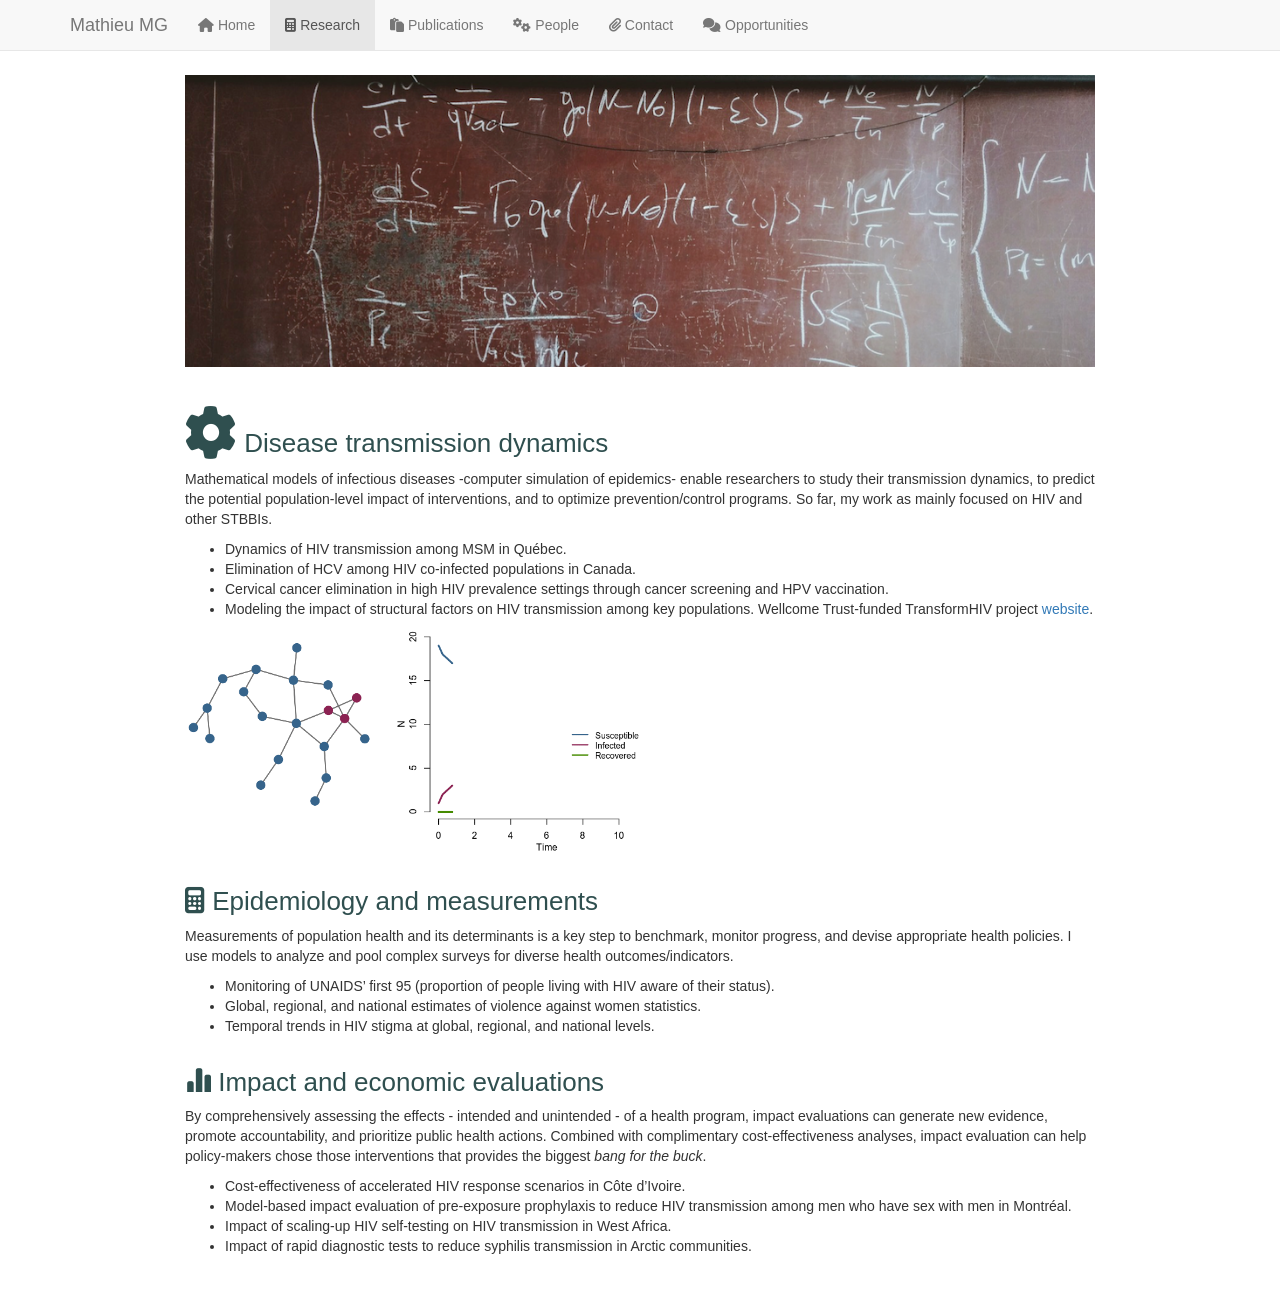
<file: research.html>
<!DOCTYPE html>

<html>

<head>

<meta charset="utf-8" />
<meta name="generator" content="pandoc" />
<meta http-equiv="X-UA-Compatible" content="IE=EDGE" />




<title>research.knit</title>

<script src="site_libs/header-attrs-2.31/header-attrs.js"></script>
<script src="site_libs/jquery-3.6.0/jquery-3.6.0.min.js"></script>
<meta name="viewport" content="width=device-width, initial-scale=1" />
<link href="site_libs/bootstrap-3.3.5/css/bootstrap.min.css" rel="stylesheet" />
<script src="site_libs/bootstrap-3.3.5/js/bootstrap.min.js"></script>
<script src="site_libs/bootstrap-3.3.5/shim/html5shiv.min.js"></script>
<script src="site_libs/bootstrap-3.3.5/shim/respond.min.js"></script>
<style>h1 {font-size: 34px;}
       h1.title {font-size: 38px;}
       h2 {font-size: 30px;}
       h3 {font-size: 24px;}
       h4 {font-size: 18px;}
       h5 {font-size: 16px;}
       h6 {font-size: 12px;}
       code {color: inherit; background-color: rgba(0, 0, 0, 0.04);}
       pre:not([class]) { background-color: white }</style>
<script src="site_libs/navigation-1.1/tabsets.js"></script>
<link href="site_libs/highlightjs-9.12.0/default.css" rel="stylesheet" />
<script src="site_libs/highlightjs-9.12.0/highlight.js"></script>
<link href="site_libs/font-awesome-6.5.2/css/all.min.css" rel="stylesheet" />
<link href="site_libs/font-awesome-6.5.2/css/v4-shims.min.css" rel="stylesheet" />

<style type="text/css">
  code{white-space: pre-wrap;}
  span.smallcaps{font-variant: small-caps;}
  span.underline{text-decoration: underline;}
  div.column{display: inline-block; vertical-align: top; width: 50%;}
  div.hanging-indent{margin-left: 1.5em; text-indent: -1.5em;}
  ul.task-list{list-style: none;}
    </style>

<style type="text/css">code{white-space: pre;}</style>
<script type="text/javascript">
if (window.hljs) {
  hljs.configure({languages: []});
  hljs.initHighlightingOnLoad();
  if (document.readyState && document.readyState === "complete") {
    window.setTimeout(function() { hljs.initHighlighting(); }, 0);
  }
}
</script>






<link rel="stylesheet" href="style.css" type="text/css" />



<style type = "text/css">
.main-container {
  max-width: 940px;
  margin-left: auto;
  margin-right: auto;
}
img {
  max-width:100%;
}
.tabbed-pane {
  padding-top: 12px;
}
.html-widget {
  margin-bottom: 20px;
}
button.code-folding-btn:focus {
  outline: none;
}
summary {
  display: list-item;
}
details > summary > p:only-child {
  display: inline;
}
pre code {
  padding: 0;
}
</style>


<style type="text/css">
.dropdown-submenu {
  position: relative;
}
.dropdown-submenu>.dropdown-menu {
  top: 0;
  left: 100%;
  margin-top: -6px;
  margin-left: -1px;
  border-radius: 0 6px 6px 6px;
}
.dropdown-submenu:hover>.dropdown-menu {
  display: block;
}
.dropdown-submenu>a:after {
  display: block;
  content: " ";
  float: right;
  width: 0;
  height: 0;
  border-color: transparent;
  border-style: solid;
  border-width: 5px 0 5px 5px;
  border-left-color: #cccccc;
  margin-top: 5px;
  margin-right: -10px;
}
.dropdown-submenu:hover>a:after {
  border-left-color: #adb5bd;
}
.dropdown-submenu.pull-left {
  float: none;
}
.dropdown-submenu.pull-left>.dropdown-menu {
  left: -100%;
  margin-left: 10px;
  border-radius: 6px 0 6px 6px;
}
</style>

<script type="text/javascript">
// manage active state of menu based on current page
$(document).ready(function () {
  // active menu anchor
  href = window.location.pathname
  href = href.substr(href.lastIndexOf('/') + 1)
  if (href === "")
    href = "index.html";
  var menuAnchor = $('a[href="' + href + '"]');

  // mark the anchor link active (and if it's in a dropdown, also mark that active)
  var dropdown = menuAnchor.closest('li.dropdown');
  if (window.bootstrap) { // Bootstrap 4+
    menuAnchor.addClass('active');
    dropdown.find('> .dropdown-toggle').addClass('active');
  } else { // Bootstrap 3
    menuAnchor.parent().addClass('active');
    dropdown.addClass('active');
  }

  // Navbar adjustments
  var navHeight = $(".navbar").first().height() + 15;
  var style = document.createElement('style');
  var pt = "padding-top: " + navHeight + "px; ";
  var mt = "margin-top: -" + navHeight + "px; ";
  var css = "";
  // offset scroll position for anchor links (for fixed navbar)
  for (var i = 1; i <= 6; i++) {
    css += ".section h" + i + "{ " + pt + mt + "}\n";
  }
  style.innerHTML = "body {" + pt + "padding-bottom: 40px; }\n" + css;
  document.head.appendChild(style);
});
</script>

<!-- tabsets -->

<style type="text/css">
.tabset-dropdown > .nav-tabs {
  display: inline-table;
  max-height: 500px;
  min-height: 44px;
  overflow-y: auto;
  border: 1px solid #ddd;
  border-radius: 4px;
}

.tabset-dropdown > .nav-tabs > li.active:before, .tabset-dropdown > .nav-tabs.nav-tabs-open:before {
  content: "\e259";
  font-family: 'Glyphicons Halflings';
  display: inline-block;
  padding: 10px;
  border-right: 1px solid #ddd;
}

.tabset-dropdown > .nav-tabs.nav-tabs-open > li.active:before {
  content: "\e258";
  font-family: 'Glyphicons Halflings';
  border: none;
}

.tabset-dropdown > .nav-tabs > li.active {
  display: block;
}

.tabset-dropdown > .nav-tabs > li > a,
.tabset-dropdown > .nav-tabs > li > a:focus,
.tabset-dropdown > .nav-tabs > li > a:hover {
  border: none;
  display: inline-block;
  border-radius: 4px;
  background-color: transparent;
}

.tabset-dropdown > .nav-tabs.nav-tabs-open > li {
  display: block;
  float: none;
}

.tabset-dropdown > .nav-tabs > li {
  display: none;
}
</style>

<!-- code folding -->




</head>

<body>


<div class="container-fluid main-container">




<div class="navbar navbar-default  navbar-fixed-top" role="navigation">
  <div class="container">
    <div class="navbar-header">
      <button type="button" class="navbar-toggle collapsed" data-toggle="collapse" data-bs-toggle="collapse" data-target="#navbar" data-bs-target="#navbar">
        <span class="icon-bar"></span>
        <span class="icon-bar"></span>
        <span class="icon-bar"></span>
      </button>
      <a class="navbar-brand" href="index.html">Mathieu MG</a>
    </div>
    <div id="navbar" class="navbar-collapse collapse">
      <ul class="nav navbar-nav">
        <li>
  <a href="index.html">
    <span class="fa fa-home"></span>
     
    Home
  </a>
</li>
<li>
  <a href="research.html">
    <span class="fa fa-calculator"></span>
     
    Research
  </a>
</li>
<li>
  <a href="publications.html">
    <span class="fa fa-clipboard"></span>
     
    Publications
  </a>
</li>
<li>
  <a href="people.html">
    <span class="fa fa-cogs"></span>
     
    People
  </a>
</li>
<li>
  <a href="contact.html">
    <span class="fa fa-paperclip"></span>
     
    Contact
  </a>
</li>
<li>
  <a href="opportunities.html">
    <span class="fa fa-comments"></span>
     
    Opportunities
  </a>
</li>
      </ul>
      <ul class="nav navbar-nav navbar-right">
        
      </ul>
    </div><!--/.nav-collapse -->
  </div><!--/.container -->
</div><!--/.navbar -->

<div id="header">




</div>


<div id="section" class="section level1">
<h1></h1>
<p><img src="cover.png" /></p>
</div>
<div id="section-1" class="section level1">
<h1></h1>
</div>
<div id="section-2" class="section level1">
<h1></h1>
</div>
<div id="section-3" class="section level1">
<h1></h1>
</div>
<div id="disease-transmission-dynamics" class="section level1">
<h1><i class="fa fa-gear fa-spin fa-2x" style="color: chartreuse4"></i>
Disease transmission dynamics</h1>
<p>Mathematical models of infectious diseases -computer simulation of
epidemics- enable researchers to study their transmission dynamics, to
predict the potential population-level impact of interventions, and to
optimize prevention/control programs. So far, my work as mainly focused
on HIV and other STBBIs.</p>
<ul>
<li>Dynamics of HIV transmission among MSM in Québec.</li>
<li>Elimination of HCV among HIV co-infected populations in Canada.</li>
<li>Cervical cancer elimination in high HIV prevalence settings through
cancer screening and HPV vaccination.</li>
<li>Modeling the impact of structural factors on HIV transmission among
key populations. Wellcome Trust-funded TransformHIV project <a
href="https://transformhiv.blogs.bristol.ac.uk/">website</a>.</li>
</ul>
<p><img src="Network_Epi.gif" width=50% heigth=50%/></p>
</div>
<div id="section-4" class="section level1">
<h1></h1>
</div>
<div id="section-5" class="section level1">
<h1></h1>
</div>
<div id="epidemiology-and-measurements" class="section level1">
<h1><i class="fa fa-calculator"></i> Epidemiology and measurements</h1>
<p>Measurements of population health and its determinants is a key step
to benchmark, monitor progress, and devise appropriate health policies.
I use models to analyze and pool complex surveys for diverse health
outcomes/indicators.</p>
<ul>
<li>Monitoring of UNAIDS’ first 95 (proportion of people living with HIV
aware of their status).</li>
<li>Global, regional, and national estimates of violence against women
statistics.</li>
<li>Temporal trends in HIV stigma at global, regional, and national
levels.</li>
</ul>
</div>
<div id="section-6" class="section level1">
<h1></h1>
</div>
<div id="section-7" class="section level1">
<h1></h1>
</div>
<div id="impact-and-economic-evaluations" class="section level1">
<h1><i class="glyphicon glyphicon-stats"></i> Impact and economic
evaluations</h1>
<p>By comprehensively assessing the effects - intended and unintended -
of a health program, impact evaluations can generate new evidence,
promote accountability, and prioritize public health actions. Combined
with complimentary cost-effectiveness analyses, impact evaluation can
help policy-makers chose those interventions that provides the biggest
<em>bang for the buck</em>.</p>
<ul>
<li>Cost-effectiveness of accelerated HIV response scenarios in Côte
d’Ivoire.</li>
<li>Model-based impact evaluation of pre-exposure prophylaxis to reduce
HIV transmission among men who have sex with men in Montréal.</li>
<li>Impact of scaling-up HIV self-testing on HIV transmission in West
Africa.</li>
<li>Impact of rapid diagnostic tests to reduce syphilis transmission in
Arctic communities.</li>
</ul>
</div>




</div>

<script>

// add bootstrap table styles to pandoc tables
function bootstrapStylePandocTables() {
  $('tr.odd').parent('tbody').parent('table').addClass('table table-condensed');
}
$(document).ready(function () {
  bootstrapStylePandocTables();
});


</script>

<!-- tabsets -->

<script>
$(document).ready(function () {
  window.buildTabsets("TOC");
});

$(document).ready(function () {
  $('.tabset-dropdown > .nav-tabs > li').click(function () {
    $(this).parent().toggleClass('nav-tabs-open');
  });
});
</script>

<!-- code folding -->


<!-- dynamically load mathjax for compatibility with self-contained -->
<script>
  (function () {
    var script = document.createElement("script");
    script.type = "text/javascript";
    script.src  = "https://mathjax.rstudio.com/latest/MathJax.js?config=TeX-AMS-MML_HTMLorMML";
    document.getElementsByTagName("head")[0].appendChild(script);
  })();
</script>

</body>
</html>
</file>
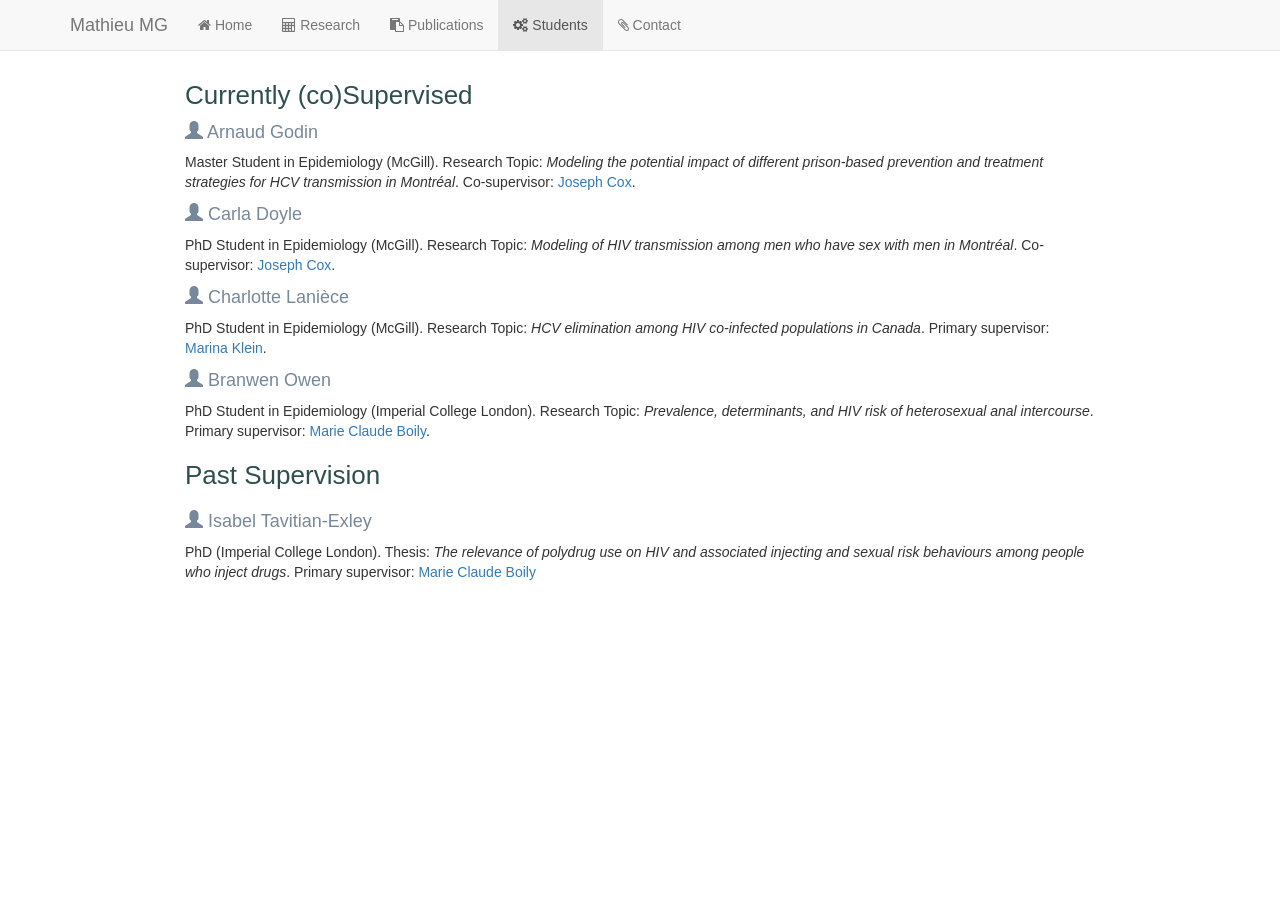
<file: students.html>
<!DOCTYPE html>

<html xmlns="http://www.w3.org/1999/xhtml">

<head>

<meta charset="utf-8" />
<meta http-equiv="Content-Type" content="text/html; charset=utf-8" />
<meta name="generator" content="pandoc" />




<title></title>

<script src="site_libs/jquery-1.11.3/jquery.min.js"></script>
<meta name="viewport" content="width=device-width, initial-scale=1" />
<link href="site_libs/bootstrap-3.3.5/css/bootstrap.min.css" rel="stylesheet" />
<script src="site_libs/bootstrap-3.3.5/js/bootstrap.min.js"></script>
<script src="site_libs/bootstrap-3.3.5/shim/html5shiv.min.js"></script>
<script src="site_libs/bootstrap-3.3.5/shim/respond.min.js"></script>
<script src="site_libs/navigation-1.1/tabsets.js"></script>
<link href="site_libs/highlightjs-9.12.0/default.css" rel="stylesheet" />
<script src="site_libs/highlightjs-9.12.0/highlight.js"></script>
<link href="site_libs/font-awesome-4.5.0/css/font-awesome.min.css" rel="stylesheet" />

<style type="text/css">code{white-space: pre;}</style>
<style type="text/css">
  pre:not([class]) {
    background-color: white;
  }
</style>
<script type="text/javascript">
if (window.hljs) {
  hljs.configure({languages: []});
  hljs.initHighlightingOnLoad();
  if (document.readyState && document.readyState === "complete") {
    window.setTimeout(function() { hljs.initHighlighting(); }, 0);
  }
}
</script>



<style type="text/css">
h1 {
  font-size: 34px;
}
h1.title {
  font-size: 38px;
}
h2 {
  font-size: 30px;
}
h3 {
  font-size: 24px;
}
h4 {
  font-size: 18px;
}
h5 {
  font-size: 16px;
}
h6 {
  font-size: 12px;
}
.table th:not([align]) {
  text-align: left;
}
</style>

<link rel="stylesheet" href="style.css" type="text/css" />

</head>

<body>

<style type = "text/css">
.main-container {
  max-width: 940px;
  margin-left: auto;
  margin-right: auto;
}
code {
  color: inherit;
  background-color: rgba(0, 0, 0, 0.04);
}
img {
  max-width:100%;
  height: auto;
}
.tabbed-pane {
  padding-top: 12px;
}
button.code-folding-btn:focus {
  outline: none;
}
</style>


<style type="text/css">
/* padding for bootstrap navbar */
body {
  padding-top: 51px;
  padding-bottom: 40px;
}
/* offset scroll position for anchor links (for fixed navbar)  */
.section h1 {
  padding-top: 56px;
  margin-top: -56px;
}

.section h2 {
  padding-top: 56px;
  margin-top: -56px;
}
.section h3 {
  padding-top: 56px;
  margin-top: -56px;
}
.section h4 {
  padding-top: 56px;
  margin-top: -56px;
}
.section h5 {
  padding-top: 56px;
  margin-top: -56px;
}
.section h6 {
  padding-top: 56px;
  margin-top: -56px;
}
</style>

<script>
// manage active state of menu based on current page
$(document).ready(function () {
  // active menu anchor
  href = window.location.pathname
  href = href.substr(href.lastIndexOf('/') + 1)
  if (href === "")
    href = "index.html";
  var menuAnchor = $('a[href="' + href + '"]');

  // mark it active
  menuAnchor.parent().addClass('active');

  // if it's got a parent navbar menu mark it active as well
  menuAnchor.closest('li.dropdown').addClass('active');
});
</script>


<div class="container-fluid main-container">

<!-- tabsets -->
<script>
$(document).ready(function () {
  window.buildTabsets("TOC");
});
</script>

<!-- code folding -->






<div class="navbar navbar-default  navbar-fixed-top" role="navigation">
  <div class="container">
    <div class="navbar-header">
      <button type="button" class="navbar-toggle collapsed" data-toggle="collapse" data-target="#navbar">
        <span class="icon-bar"></span>
        <span class="icon-bar"></span>
        <span class="icon-bar"></span>
      </button>
      <a class="navbar-brand" href="index.html">Mathieu MG</a>
    </div>
    <div id="navbar" class="navbar-collapse collapse">
      <ul class="nav navbar-nav">
        <li>
  <a href="index.html">
    <span class="fa fa-home"></span>
     
    Home
  </a>
</li>
<li>
  <a href="research.html">
    <span class="fa fa-calculator"></span>
     
    Research
  </a>
</li>
<li>
  <a href="publications.html">
    <span class="fa fa-clipboard"></span>
     
    Publications
  </a>
</li>
<li>
  <a href="students.html">
    <span class="fa fa-cogs"></span>
     
    Students
  </a>
</li>
<li>
  <a href="contact.html">
    <span class="fa fa-paperclip"></span>
     
    Contact
  </a>
</li>
      </ul>
      <ul class="nav navbar-nav navbar-right">
        
      </ul>
    </div><!--/.nav-collapse -->
  </div><!--/.container -->
</div><!--/.navbar -->

<div class="fluid-row" id="header">




</div>


<div id="section" class="section level1">
<h1></h1>
</div>
<div id="section-1" class="section level1">
<h1></h1>
</div>
<div id="section-2" class="section level1">
<h1></h1>
</div>
<div id="currently-cosupervised" class="section level1">
<h1>Currently (co)Supervised</h1>
<div id="arnaud-godin" class="section level3">
<h3><i class="glyphicon glyphicon-user"></i> Arnaud Godin</h3>
<p>Master Student in Epidemiology (McGill). Research Topic: <em>Modeling the potential impact of different prison-based prevention and treatment strategies for HCV transmission in Montréal</em>. Co-supervisor: <a href="https://www.mcgill.ca/epi-biostat-occh/joseph-cox">Joseph Cox</a>.</p>
</div>
<div id="carla-doyle" class="section level3">
<h3><i class="glyphicon glyphicon-user"></i> Carla Doyle</h3>
<p>PhD Student in Epidemiology (McGill). Research Topic: <em>Modeling of HIV transmission among men who have sex with men in Montréal</em>. Co-supervisor: <a href="https://www.mcgill.ca/epi-biostat-occh/joseph-cox">Joseph Cox</a>.</p>
</div>
<div id="charlotte-laniece" class="section level3">
<h3><i class="glyphicon glyphicon-user"></i> Charlotte Lanièce</h3>
<p>PhD Student in Epidemiology (McGill). Research Topic: <em>HCV elimination among HIV co-infected populations in Canada</em>. Primary supervisor: <a href="http://rimuhc.ca/-/marina-klein-md-msc">Marina Klein</a>.</p>
</div>
<div id="branwen-owen" class="section level3">
<h3><i class="glyphicon glyphicon-user"></i> Branwen Owen</h3>
<p>PhD Student in Epidemiology (Imperial College London). Research Topic: <em>Prevalence, determinants, and HIV risk of heterosexual anal intercourse</em>. Primary supervisor: <a href="http://www.imperial.ac.uk/people/mc.boily">Marie Claude Boily</a>.</p>
</div>
</div>
<div id="section-3" class="section level1">
<h1></h1>
</div>
<div id="past-supervision" class="section level1">
<h1>Past Supervision</h1>
</div>
<div id="section-4" class="section level1">
<h1></h1>
<div id="isabel-tavitian-exley" class="section level3">
<h3><i class="glyphicon glyphicon-user"></i> Isabel Tavitian-Exley</h3>
<p>PhD (Imperial College London). Thesis: <em>The relevance of polydrug use on HIV and associated injecting and sexual risk behaviours among people who inject drugs</em>. Primary supervisor: <a href="http://www.imperial.ac.uk/people/mc.boily">Marie Claude Boily</a></p>
</div>
</div>




</div>

<script>

// add bootstrap table styles to pandoc tables
function bootstrapStylePandocTables() {
  $('tr.header').parent('thead').parent('table').addClass('table table-condensed');
}
$(document).ready(function () {
  bootstrapStylePandocTables();
});


</script>

<!-- dynamically load mathjax for compatibility with self-contained -->
<script>
  (function () {
    var script = document.createElement("script");
    script.type = "text/javascript";
    script.src  = "https://mathjax.rstudio.com/latest/MathJax.js?config=TeX-AMS-MML_HTMLorMML";
    document.getElementsByTagName("head")[0].appendChild(script);
  })();
</script>

</body>
</html>
</file>
<file: site_libs/highlightjs-9.12.0/default.css>
.hljs-literal {
  color: #990073;
}

.hljs-number {
  color: #099;
}

.hljs-comment {
  color: #998;
  font-style: italic;
}

.hljs-keyword {
  color: #900;
  font-weight: bold;
}

.hljs-string {
  color: #d14;
}
</file>
<file: style.css>
<style type="text/css">
body{ /* Normal  */
  font-size: 14px;
   min-width:1100px;        /* Suppose you want minimum width of 1000px */
   width: auto !important;  /* Firefox will set width as auto */
   width:1100px;            /* As IE6 ignores !important it will set width as 1100px; */
  }
h1 { /* Header 1 */
  font-size: 26px;
  color: DarkSlateGrey;
}
h2 { /* Header 2 */
    font-size: 22px;
  color: SlateGrey;
}
h3 { /* Header 3 */
  font-size: 18px;
  color: LightSlateGrey;
}
code.r{ /* Code block */
    font-size: 12px;
}
pre { /* Code block - determines code spacing between lines */
    font-size: 14px;
}
</style>

<style>
.class-name {
     text-align: left;
     font-family: arial;
     font-size: 14px;
     padding: 20px;
     border: 3px solid red;
     border-radius: 3px;
     background-color: LightSlateGrey;
 }
 </style>
</file>
<file: site_libs/font-awesome-6.5.2/css/v4-shims.min.css>
/*!
 * Font Awesome Free 6.5.2 by @fontawesome - https://fontawesome.com
 * License - https://fontawesome.com/license/free (Icons: CC BY 4.0, Fonts: SIL OFL 1.1, Code: MIT License)
 * Copyright 2024 Fonticons, Inc.
 */
.fa.fa-glass:before{content:"\f000"}.fa.fa-envelope-o{font-family:"Font Awesome 6 Free";font-weight:400}.fa.fa-envelope-o:before{content:"\f0e0"}.fa.fa-star-o{font-family:"Font Awesome 6 Free";font-weight:400}.fa.fa-star-o:before{content:"\f005"}.fa.fa-close:before,.fa.fa-remove:before{content:"\f00d"}.fa.fa-gear:before{content:"\f013"}.fa.fa-trash-o{font-family:"Font Awesome 6 Free";font-weight:400}.fa.fa-trash-o:before{content:"\f2ed"}.fa.fa-home:before{content:"\f015"}.fa.fa-file-o{font-family:"Font Awesome 6 Free";font-weight:400}.fa.fa-file-o:before{content:"\f15b"}.fa.fa-clock-o{font-family:"Font Awesome 6 Free";font-weight:400}.fa.fa-clock-o:before{content:"\f017"}.fa.fa-arrow-circle-o-down{font-family:"Font Awesome 6 Free";font-weight:400}.fa.fa-arrow-circle-o-down:before{content:"\f358"}.fa.fa-arrow-circle-o-up{font-family:"Font Awesome 6 Free";font-weight:400}.fa.fa-arrow-circle-o-up:before{content:"\f35b"}.fa.fa-play-circle-o{font-family:"Font Awesome 6 Free";font-weight:400}.fa.fa-play-circle-o:before{content:"\f144"}.fa.fa-repeat:before,.fa.fa-rotate-right:before{content:"\f01e"}.fa.fa-refresh:before{content:"\f021"}.fa.fa-list-alt{font-family:"Font Awesome 6 Free";font-weight:400}.fa.fa-list-alt:before{content:"\f022"}.fa.fa-dedent:before{content:"\f03b"}.fa.fa-video-camera:before{content:"\f03d"}.fa.fa-picture-o{font-family:"Font Awesome 6 Free";font-weight:400}.fa.fa-picture-o:before{content:"\f03e"}.fa.fa-photo{font-family:"Font Awesome 6 Free";font-weight:400}.fa.fa-photo:before{content:"\f03e"}.fa.fa-image{font-family:"Font Awesome 6 Free";font-weight:400}.fa.fa-image:before{content:"\f03e"}.fa.fa-map-marker:before{content:"\f3c5"}.fa.fa-pencil-square-o{font-family:"Font Awesome 6 Free";font-weight:400}.fa.fa-pencil-square-o:before{content:"\f044"}.fa.fa-edit{font-family:"Font Awesome 6 Free";font-weight:400}.fa.fa-edit:before{content:"\f044"}.fa.fa-share-square-o:before{content:"\f14d"}.fa.fa-check-square-o{font-family:"Font Awesome 6 Free";font-weight:400}.fa.fa-check-square-o:before{content:"\f14a"}.fa.fa-arrows:before{content:"\f0b2"}.fa.fa-times-circle-o{font-family:"Font Awesome 6 Free";font-weight:400}.fa.fa-times-circle-o:before{content:"\f057"}.fa.fa-check-circle-o{font-family:"Font Awesome 6 Free";font-weight:400}.fa.fa-check-circle-o:before{content:"\f058"}.fa.fa-mail-forward:before{content:"\f064"}.fa.fa-expand:before{content:"\f424"}.fa.fa-compress:before{content:"\f422"}.fa.fa-eye,.fa.fa-eye-slash{font-family:"Font Awesome 6 Free";font-weight:400}.fa.fa-warning:before{content:"\f071"}.fa.fa-calendar:before{content:"\f073"}.fa.fa-arrows-v:before{content:"\f338"}.fa.fa-arrows-h:before{content:"\f337"}.fa.fa-bar-chart-o:before,.fa.fa-bar-chart:before{content:"\e0e3"}.fa.fa-twitter-square{font-family:"Font Awesome 6 Brands";font-weight:400}.fa.fa-twitter-square:before{content:"\f081"}.fa.fa-facebook-square{font-family:"Font Awesome 6 Brands";font-weight:400}.fa.fa-facebook-square:before{content:"\f082"}.fa.fa-gears:before{content:"\f085"}.fa.fa-thumbs-o-up{font-family:"Font Awesome 6 Free";font-weight:400}.fa.fa-thumbs-o-up:before{content:"\f164"}.fa.fa-thumbs-o-down{font-family:"Font Awesome 6 Free";font-weight:400}.fa.fa-thumbs-o-down:before{content:"\f165"}.fa.fa-heart-o{font-family:"Font Awesome 6 Free";font-weight:400}.fa.fa-heart-o:before{content:"\f004"}.fa.fa-sign-out:before{content:"\f2f5"}.fa.fa-linkedin-square{font-family:"Font Awesome 6 Brands";font-weight:400}.fa.fa-linkedin-square:before{content:"\f08c"}.fa.fa-thumb-tack:before{content:"\f08d"}.fa.fa-external-link:before{content:"\f35d"}.fa.fa-sign-in:before{content:"\f2f6"}.fa.fa-github-square{font-family:"Font Awesome 6 Brands";font-weight:400}.fa.fa-github-square:before{content:"\f092"}.fa.fa-lemon-o{font-family:"Font Awesome 6 Free";font-weight:400}.fa.fa-lemon-o:before{content:"\f094"}.fa.fa-square-o{font-family:"Font Awesome 6 Free";font-weight:400}.fa.fa-square-o:before{content:"\f0c8"}.fa.fa-bookmark-o{font-family:"Font Awesome 6 Free";font-weight:400}.fa.fa-bookmark-o:before{content:"\f02e"}.fa.fa-facebook,.fa.fa-twitter{font-family:"Font Awesome 6 Brands";font-weight:400}.fa.fa-facebook:before{content:"\f39e"}.fa.fa-facebook-f{font-family:"Font Awesome 6 Brands";font-weight:400}.fa.fa-facebook-f:before{content:"\f39e"}.fa.fa-github{font-family:"Font Awesome 6 Brands";font-weight:400}.fa.fa-credit-card{font-family:"Font Awesome 6 Free";font-weight:400}.fa.fa-feed:before{content:"\f09e"}.fa.fa-hdd-o{font-family:"Font Awesome 6 Free";font-weight:400}.fa.fa-hdd-o:before{content:"\f0a0"}.fa.fa-hand-o-right{font-family:"Font Awesome 6 Free";font-weight:400}.fa.fa-hand-o-right:before{content:"\f0a4"}.fa.fa-hand-o-left{font-family:"Font Awesome 6 Free";font-weight:400}.fa.fa-hand-o-left:before{content:"\f0a5"}.fa.fa-hand-o-up{font-family:"Font Awesome 6 Free";font-weight:400}.fa.fa-hand-o-up:before{content:"\f0a6"}.fa.fa-hand-o-down{font-family:"Font Awesome 6 Free";font-weight:400}.fa.fa-hand-o-down:before{content:"\f0a7"}.fa.fa-globe:before{content:"\f57d"}.fa.fa-tasks:before{content:"\f828"}.fa.fa-arrows-alt:before{content:"\f31e"}.fa.fa-group:before{content:"\f0c0"}.fa.fa-chain:before{content:"\f0c1"}.fa.fa-cut:before{content:"\f0c4"}.fa.fa-files-o{font-family:"Font Awesome 6 Free";font-weight:400}.fa.fa-files-o:before{content:"\f0c5"}.fa.fa-floppy-o{font-family:"Font Awesome 6 Free";font-weight:400}.fa.fa-floppy-o:before{content:"\f0c7"}.fa.fa-save{font-family:"Font Awesome 6 Free";font-weight:400}.fa.fa-save:before{content:"\f0c7"}.fa.fa-navicon:before,.fa.fa-reorder:before{content:"\f0c9"}.fa.fa-magic:before{content:"\e2ca"}.fa.fa-pinterest,.fa.fa-pinterest-square{font-family:"Font Awesome 6 Brands";font-weight:400}.fa.fa-pinterest-square:before{content:"\f0d3"}.fa.fa-google-plus-square{font-family:"Font Awesome 6 Brands";font-weight:400}.fa.fa-google-plus-square:before{content:"\f0d4"}.fa.fa-google-plus{font-family:"Font Awesome 6 Brands";font-weight:400}.fa.fa-google-plus:before{content:"\f0d5"}.fa.fa-money:before{content:"\f3d1"}.fa.fa-unsorted:before{content:"\f0dc"}.fa.fa-sort-desc:before{content:"\f0dd"}.fa.fa-sort-asc:before{content:"\f0de"}.fa.fa-linkedin{font-family:"Font Awesome 6 Brands";font-weight:400}.fa.fa-linkedin:before{content:"\f0e1"}.fa.fa-rotate-left:before{content:"\f0e2"}.fa.fa-legal:before{content:"\f0e3"}.fa.fa-dashboard:before,.fa.fa-tachometer:before{content:"\f625"}.fa.fa-comment-o{font-family:"Font Awesome 6 Free";font-weight:400}.fa.fa-comment-o:before{content:"\f075"}.fa.fa-comments-o{font-family:"Font Awesome 6 Free";font-weight:400}.fa.fa-comments-o:before{content:"\f086"}.fa.fa-flash:before{content:"\f0e7"}.fa.fa-clipboard:before{content:"\f0ea"}.fa.fa-lightbulb-o{font-family:"Font Awesome 6 Free";font-weight:400}.fa.fa-lightbulb-o:before{content:"\f0eb"}.fa.fa-exchange:before{content:"\f362"}.fa.fa-cloud-download:before{content:"\f0ed"}.fa.fa-cloud-upload:before{content:"\f0ee"}.fa.fa-bell-o{font-family:"Font Awesome 6 Free";font-weight:400}.fa.fa-bell-o:before{content:"\f0f3"}.fa.fa-cutlery:before{content:"\f2e7"}.fa.fa-file-text-o{font-family:"Font Awesome 6 Free";font-weight:400}.fa.fa-file-text-o:before{content:"\f15c"}.fa.fa-building-o{font-family:"Font Awesome 6 Free";font-weight:400}.fa.fa-building-o:before{content:"\f1ad"}.fa.fa-hospital-o{font-family:"Font Awesome 6 Free";font-weight:400}.fa.fa-hospital-o:before{content:"\f0f8"}.fa.fa-tablet:before{content:"\f3fa"}.fa.fa-mobile-phone:before,.fa.fa-mobile:before{content:"\f3cd"}.fa.fa-circle-o{font-family:"Font Awesome 6 Free";font-weight:400}.fa.fa-circle-o:before{content:"\f111"}.fa.fa-mail-reply:before{content:"\f3e5"}.fa.fa-github-alt{font-family:"Font Awesome 6 Brands";font-weight:400}.fa.fa-folder-o{font-family:"Font Awesome 6 Free";font-weight:400}.fa.fa-folder-o:before{content:"\f07b"}.fa.fa-folder-open-o{font-family:"Font Awesome 6 Free";font-weight:400}.fa.fa-folder-open-o:before{content:"\f07c"}.fa.fa-smile-o{font-family:"Font Awesome 6 Free";font-weight:400}.fa.fa-smile-o:before{content:"\f118"}.fa.fa-frown-o{font-family:"Font Awesome 6 Free";font-weight:400}.fa.fa-frown-o:before{content:"\f119"}.fa.fa-meh-o{font-family:"Font Awesome 6 Free";font-weight:400}.fa.fa-meh-o:before{content:"\f11a"}.fa.fa-keyboard-o{font-family:"Font Awesome 6 Free";font-weight:400}.fa.fa-keyboard-o:before{content:"\f11c"}.fa.fa-flag-o{font-family:"Font Awesome 6 Free";font-weight:400}.fa.fa-flag-o:before{content:"\f024"}.fa.fa-mail-reply-all:before{content:"\f122"}.fa.fa-star-half-o{font-family:"Font Awesome 6 Free";font-weight:400}.fa.fa-star-half-o:before{content:"\f5c0"}.fa.fa-star-half-empty{font-family:"Font Awesome 6 Free";font-weight:400}.fa.fa-star-half-empty:before{content:"\f5c0"}.fa.fa-star-half-full{font-family:"Font Awesome 6 Free";font-weight:400}.fa.fa-star-half-full:before{content:"\f5c0"}.fa.fa-code-fork:before{content:"\f126"}.fa.fa-chain-broken:before,.fa.fa-unlink:before{content:"\f127"}.fa.fa-calendar-o{font-family:"Font Awesome 6 Free";font-weight:400}.fa.fa-calendar-o:before{content:"\f133"}.fa.fa-css3,.fa.fa-html5,.fa.fa-maxcdn{font-family:"Font Awesome 6 Brands";font-weight:400}.fa.fa-unlock-alt:before{content:"\f09c"}.fa.fa-minus-square-o{font-family:"Font Awesome 6 Free";font-weight:400}.fa.fa-minus-square-o:before{content:"\f146"}.fa.fa-level-up:before{content:"\f3bf"}.fa.fa-level-down:before{content:"\f3be"}.fa.fa-pencil-square:before{content:"\f14b"}.fa.fa-external-link-square:before{content:"\f360"}.fa.fa-compass{font-family:"Font Awesome 6 Free";font-weight:400}.fa.fa-caret-square-o-down{font-family:"Font Awesome 6 Free";font-weight:400}.fa.fa-caret-square-o-down:before{content:"\f150"}.fa.fa-toggle-down{font-family:"Font Awesome 6 Free";font-weight:400}.fa.fa-toggle-down:before{content:"\f150"}.fa.fa-caret-square-o-up{font-family:"Font Awesome 6 Free";font-weight:400}.fa.fa-caret-square-o-up:before{content:"\f151"}.fa.fa-toggle-up{font-family:"Font Awesome 6 Free";font-weight:400}.fa.fa-toggle-up:before{content:"\f151"}.fa.fa-caret-square-o-right{font-family:"Font Awesome 6 Free";font-weight:400}.fa.fa-caret-square-o-right:before{content:"\f152"}.fa.fa-toggle-right{font-family:"Font Awesome 6 Free";font-weight:400}.fa.fa-toggle-right:before{content:"\f152"}.fa.fa-eur:before,.fa.fa-euro:before{content:"\f153"}.fa.fa-gbp:before{content:"\f154"}.fa.fa-dollar:before,.fa.fa-usd:before{content:"\24"}.fa.fa-inr:before,.fa.fa-rupee:before{content:"\e1bc"}.fa.fa-cny:before,.fa.fa-jpy:before,.fa.fa-rmb:before,.fa.fa-yen:before{content:"\f157"}.fa.fa-rouble:before,.fa.fa-rub:before,.fa.fa-ruble:before{content:"\f158"}.fa.fa-krw:before,.fa.fa-won:before{content:"\f159"}.fa.fa-bitcoin,.fa.fa-btc{font-family:"Font Awesome 6 Brands";font-weight:400}.fa.fa-bitcoin:before{content:"\f15a"}.fa.fa-file-text:before{content:"\f15c"}.fa.fa-sort-alpha-asc:before{content:"\f15d"}.fa.fa-sort-alpha-desc:before{content:"\f881"}.fa.fa-sort-amount-asc:before{content:"\f884"}.fa.fa-sort-amount-desc:before{content:"\f160"}.fa.fa-sort-numeric-asc:before{content:"\f162"}.fa.fa-sort-numeric-desc:before{content:"\f886"}.fa.fa-youtube-square{font-family:"Font Awesome 6 Brands";font-weight:400}.fa.fa-youtube-square:before{content:"\f431"}.fa.fa-xing,.fa.fa-xing-square,.fa.fa-youtube{font-family:"Font Awesome 6 Brands";font-weight:400}.fa.fa-xing-square:before{content:"\f169"}.fa.fa-youtube-play{font-family:"Font Awesome 6 Brands";font-weight:400}.fa.fa-youtube-play:before{content:"\f167"}.fa.fa-adn,.fa.fa-bitbucket,.fa.fa-bitbucket-square,.fa.fa-dropbox,.fa.fa-flickr,.fa.fa-instagram,.fa.fa-stack-overflow{font-family:"Font Awesome 6 Brands";font-weight:400}.fa.fa-bitbucket-square:before{content:"\f171"}.fa.fa-tumblr,.fa.fa-tumblr-square{font-family:"Font Awesome 6 Brands";font-weight:400}.fa.fa-tumblr-square:before{content:"\f174"}.fa.fa-long-arrow-down:before{content:"\f309"}.fa.fa-long-arrow-up:before{content:"\f30c"}.fa.fa-long-arrow-left:before{content:"\f30a"}.fa.fa-long-arrow-right:before{content:"\f30b"}.fa.fa-android,.fa.fa-apple,.fa.fa-dribbble,.fa.fa-foursquare,.fa.fa-gittip,.fa.fa-gratipay,.fa.fa-linux,.fa.fa-skype,.fa.fa-trello,.fa.fa-windows{font-family:"Font Awesome 6 Brands";font-weight:400}.fa.fa-gittip:before{content:"\f184"}.fa.fa-sun-o{font-family:"Font Awesome 6 Free";font-weight:400}.fa.fa-sun-o:before{content:"\f185"}.fa.fa-moon-o{font-family:"Font Awesome 6 Free";font-weight:400}.fa.fa-moon-o:before{content:"\f186"}.fa.fa-pagelines,.fa.fa-renren,.fa.fa-stack-exchange,.fa.fa-vk,.fa.fa-weibo{font-family:"Font Awesome 6 Brands";font-weight:400}.fa.fa-arrow-circle-o-right{font-family:"Font Awesome 6 Free";font-weight:400}.fa.fa-arrow-circle-o-right:before{content:"\f35a"}.fa.fa-arrow-circle-o-left{font-family:"Font Awesome 6 Free";font-weight:400}.fa.fa-arrow-circle-o-left:before{content:"\f359"}.fa.fa-caret-square-o-left{font-family:"Font Awesome 6 Free";font-weight:400}.fa.fa-caret-square-o-left:before{content:"\f191"}.fa.fa-toggle-left{font-family:"Font Awesome 6 Free";font-weight:400}.fa.fa-toggle-left:before{content:"\f191"}.fa.fa-dot-circle-o{font-family:"Font Awesome 6 Free";font-weight:400}.fa.fa-dot-circle-o:before{content:"\f192"}.fa.fa-vimeo-square{font-family:"Font Awesome 6 Brands";font-weight:400}.fa.fa-vimeo-square:before{content:"\f194"}.fa.fa-try:before,.fa.fa-turkish-lira:before{content:"\e2bb"}.fa.fa-plus-square-o{font-family:"Font Awesome 6 Free";font-weight:400}.fa.fa-plus-square-o:before{content:"\f0fe"}.fa.fa-openid,.fa.fa-slack,.fa.fa-wordpress{font-family:"Font Awesome 6 Brands";font-weight:400}.fa.fa-bank:before,.fa.fa-institution:before{content:"\f19c"}.fa.fa-mortar-board:before{content:"\f19d"}.fa.fa-google,.fa.fa-reddit,.fa.fa-reddit-square,.fa.fa-yahoo{font-family:"Font Awesome 6 Brands";font-weight:400}.fa.fa-reddit-square:before{content:"\f1a2"}.fa.fa-behance,.fa.fa-behance-square,.fa.fa-delicious,.fa.fa-digg,.fa.fa-drupal,.fa.fa-joomla,.fa.fa-pied-piper-alt,.fa.fa-pied-piper-pp,.fa.fa-stumbleupon,.fa.fa-stumbleupon-circle{font-family:"Font Awesome 6 Brands";font-weight:400}.fa.fa-behance-square:before{content:"\f1b5"}.fa.fa-steam,.fa.fa-steam-square{font-family:"Font Awesome 6 Brands";font-weight:400}.fa.fa-steam-square:before{content:"\f1b7"}.fa.fa-automobile:before{content:"\f1b9"}.fa.fa-cab:before{content:"\f1ba"}.fa.fa-deviantart,.fa.fa-soundcloud,.fa.fa-spotify{font-family:"Font Awesome 6 Brands";font-weight:400}.fa.fa-file-pdf-o{font-family:"Font Awesome 6 Free";font-weight:400}.fa.fa-file-pdf-o:before{content:"\f1c1"}.fa.fa-file-word-o{font-family:"Font Awesome 6 Free";font-weight:400}.fa.fa-file-word-o:before{content:"\f1c2"}.fa.fa-file-excel-o{font-family:"Font Awesome 6 Free";font-weight:400}.fa.fa-file-excel-o:before{content:"\f1c3"}.fa.fa-file-powerpoint-o{font-family:"Font Awesome 6 Free";font-weight:400}.fa.fa-file-powerpoint-o:before{content:"\f1c4"}.fa.fa-file-image-o{font-family:"Font Awesome 6 Free";font-weight:400}.fa.fa-file-image-o:before{content:"\f1c5"}.fa.fa-file-photo-o{font-family:"Font Awesome 6 Free";font-weight:400}.fa.fa-file-photo-o:before{content:"\f1c5"}.fa.fa-file-picture-o{font-family:"Font Awesome 6 Free";font-weight:400}.fa.fa-file-picture-o:before{content:"\f1c5"}.fa.fa-file-archive-o{font-family:"Font Awesome 6 Free";font-weight:400}.fa.fa-file-archive-o:before{content:"\f1c6"}.fa.fa-file-zip-o{font-family:"Font Awesome 6 Free";font-weight:400}.fa.fa-file-zip-o:before{content:"\f1c6"}.fa.fa-file-audio-o{font-family:"Font Awesome 6 Free";font-weight:400}.fa.fa-file-audio-o:before{content:"\f1c7"}.fa.fa-file-sound-o{font-family:"Font Awesome 6 Free";font-weight:400}.fa.fa-file-sound-o:before{content:"\f1c7"}.fa.fa-file-video-o{font-family:"Font Awesome 6 Free";font-weight:400}.fa.fa-file-video-o:before{content:"\f1c8"}.fa.fa-file-movie-o{font-family:"Font Awesome 6 Free";font-weight:400}.fa.fa-file-movie-o:before{content:"\f1c8"}.fa.fa-file-code-o{font-family:"Font Awesome 6 Free";font-weight:400}.fa.fa-file-code-o:before{content:"\f1c9"}.fa.fa-codepen,.fa.fa-jsfiddle,.fa.fa-vine{font-family:"Font Awesome 6 Brands";font-weight:400}.fa.fa-life-bouy:before,.fa.fa-life-buoy:before,.fa.fa-life-saver:before,.fa.fa-support:before{content:"\f1cd"}.fa.fa-circle-o-notch:before{content:"\f1ce"}.fa.fa-ra,.fa.fa-rebel{font-family:"Font Awesome 6 Brands";font-weight:400}.fa.fa-ra:before{content:"\f1d0"}.fa.fa-resistance{font-family:"Font Awesome 6 Brands";font-weight:400}.fa.fa-resistance:before{content:"\f1d0"}.fa.fa-empire,.fa.fa-ge{font-family:"Font Awesome 6 Brands";font-weight:400}.fa.fa-ge:before{content:"\f1d1"}.fa.fa-git-square{font-family:"Font Awesome 6 Brands";font-weight:400}.fa.fa-git-square:before{content:"\f1d2"}.fa.fa-git,.fa.fa-hacker-news,.fa.fa-y-combinator-square{font-family:"Font Awesome 6 Brands";font-weight:400}.fa.fa-y-combinator-square:before{content:"\f1d4"}.fa.fa-yc-square{font-family:"Font Awesome 6 Brands";font-weight:400}.fa.fa-yc-square:before{content:"\f1d4"}.fa.fa-qq,.fa.fa-tencent-weibo,.fa.fa-wechat,.fa.fa-weixin{font-family:"Font Awesome 6 Brands";font-weight:400}.fa.fa-wechat:before{content:"\f1d7"}.fa.fa-send:before{content:"\f1d8"}.fa.fa-paper-plane-o{font-family:"Font Awesome 6 Free";font-weight:400}.fa.fa-paper-plane-o:before{content:"\f1d8"}.fa.fa-send-o{font-family:"Font Awesome 6 Free";font-weight:400}.fa.fa-send-o:before{content:"\f1d8"}.fa.fa-circle-thin{font-family:"Font Awesome 6 Free";font-weight:400}.fa.fa-circle-thin:before{content:"\f111"}.fa.fa-header:before{content:"\f1dc"}.fa.fa-futbol-o{font-family:"Font Awesome 6 Free";font-weight:400}.fa.fa-futbol-o:before{content:"\f1e3"}.fa.fa-soccer-ball-o{font-family:"Font Awesome 6 Free";font-weight:400}.fa.fa-soccer-ball-o:before{content:"\f1e3"}.fa.fa-slideshare,.fa.fa-twitch,.fa.fa-yelp{font-family:"Font Awesome 6 Brands";font-weight:400}.fa.fa-newspaper-o{font-family:"Font Awesome 6 Free";font-weight:400}.fa.fa-newspaper-o:before{content:"\f1ea"}.fa.fa-cc-amex,.fa.fa-cc-discover,.fa.fa-cc-mastercard,.fa.fa-cc-paypal,.fa.fa-cc-stripe,.fa.fa-cc-visa,.fa.fa-google-wallet,.fa.fa-paypal{font-family:"Font Awesome 6 Brands";font-weight:400}.fa.fa-bell-slash-o{font-family:"Font Awesome 6 Free";font-weight:400}.fa.fa-bell-slash-o:before{content:"\f1f6"}.fa.fa-trash:before{content:"\f2ed"}.fa.fa-copyright{font-family:"Font Awesome 6 Free";font-weight:400}.fa.fa-eyedropper:before{content:"\f1fb"}.fa.fa-area-chart:before{content:"\f1fe"}.fa.fa-pie-chart:before{content:"\f200"}.fa.fa-line-chart:before{content:"\f201"}.fa.fa-lastfm,.fa.fa-lastfm-square{font-family:"Font Awesome 6 Brands";font-weight:400}.fa.fa-lastfm-square:before{content:"\f203"}.fa.fa-angellist,.fa.fa-ioxhost{font-family:"Font Awesome 6 Brands";font-weight:400}.fa.fa-cc{font-family:"Font Awesome 6 Free";font-weight:400}.fa.fa-cc:before{content:"\f20a"}.fa.fa-ils:before,.fa.fa-shekel:before,.fa.fa-sheqel:before{content:"\f20b"}.fa.fa-buysellads,.fa.fa-connectdevelop,.fa.fa-dashcube,.fa.fa-forumbee,.fa.fa-leanpub,.fa.fa-sellsy,.fa.fa-shirtsinbulk,.fa.fa-simplybuilt,.fa.fa-skyatlas{font-family:"Font Awesome 6 Brands";font-weight:400}.fa.fa-diamond{font-family:"Font Awesome 6 Free";font-weight:400}.fa.fa-diamond:before{content:"\f3a5"}.fa.fa-intersex:before,.fa.fa-transgender:before{content:"\f224"}.fa.fa-transgender-alt:before{content:"\f225"}.fa.fa-facebook-official{font-family:"Font Awesome 6 Brands";font-weight:400}.fa.fa-facebook-official:before{content:"\f09a"}.fa.fa-pinterest-p,.fa.fa-whatsapp{font-family:"Font Awesome 6 Brands";font-weight:400}.fa.fa-hotel:before{content:"\f236"}.fa.fa-medium,.fa.fa-viacoin,.fa.fa-y-combinator,.fa.fa-yc{font-family:"Font Awesome 6 Brands";font-weight:400}.fa.fa-yc:before{content:"\f23b"}.fa.fa-expeditedssl,.fa.fa-opencart,.fa.fa-optin-monster{font-family:"Font Awesome 6 Brands";font-weight:400}.fa.fa-battery-4:before,.fa.fa-battery:before{content:"\f240"}.fa.fa-battery-3:before{content:"\f241"}.fa.fa-battery-2:before{content:"\f242"}.fa.fa-battery-1:before{content:"\f243"}.fa.fa-battery-0:before{content:"\f244"}.fa.fa-object-group,.fa.fa-object-ungroup,.fa.fa-sticky-note-o{font-family:"Font Awesome 6 Free";font-weight:400}.fa.fa-sticky-note-o:before{content:"\f249"}.fa.fa-cc-diners-club,.fa.fa-cc-jcb{font-family:"Font Awesome 6 Brands";font-weight:400}.fa.fa-clone{font-family:"Font Awesome 6 Free";font-weight:400}.fa.fa-hourglass-o:before{content:"\f254"}.fa.fa-hourglass-1:before{content:"\f251"}.fa.fa-hourglass-2:before{content:"\f252"}.fa.fa-hourglass-3:before{content:"\f253"}.fa.fa-hand-rock-o{font-family:"Font Awesome 6 Free";font-weight:400}.fa.fa-hand-rock-o:before{content:"\f255"}.fa.fa-hand-grab-o{font-family:"Font Awesome 6 Free";font-weight:400}.fa.fa-hand-grab-o:before{content:"\f255"}.fa.fa-hand-paper-o{font-family:"Font Awesome 6 Free";font-weight:400}.fa.fa-hand-paper-o:before{content:"\f256"}.fa.fa-hand-stop-o{font-family:"Font Awesome 6 Free";font-weight:400}.fa.fa-hand-stop-o:before{content:"\f256"}.fa.fa-hand-scissors-o{font-family:"Font Awesome 6 Free";font-weight:400}.fa.fa-hand-scissors-o:before{content:"\f257"}.fa.fa-hand-lizard-o{font-family:"Font Awesome 6 Free";font-weight:400}.fa.fa-hand-lizard-o:before{content:"\f258"}.fa.fa-hand-spock-o{font-family:"Font Awesome 6 Free";font-weight:400}.fa.fa-hand-spock-o:before{content:"\f259"}.fa.fa-hand-pointer-o{font-family:"Font Awesome 6 Free";font-weight:400}.fa.fa-hand-pointer-o:before{content:"\f25a"}.fa.fa-hand-peace-o{font-family:"Font Awesome 6 Free";font-weight:400}.fa.fa-hand-peace-o:before{content:"\f25b"}.fa.fa-registered{font-family:"Font Awesome 6 Free";font-weight:400}.fa.fa-creative-commons,.fa.fa-gg,.fa.fa-gg-circle,.fa.fa-odnoklassniki,.fa.fa-odnoklassniki-square{font-family:"Font Awesome 6 Brands";font-weight:400}.fa.fa-odnoklassniki-square:before{content:"\f264"}.fa.fa-chrome,.fa.fa-firefox,.fa.fa-get-pocket,.fa.fa-internet-explorer,.fa.fa-opera,.fa.fa-safari,.fa.fa-wikipedia-w{font-family:"Font Awesome 6 Brands";font-weight:400}.fa.fa-television:before{content:"\f26c"}.fa.fa-500px,.fa.fa-amazon,.fa.fa-contao{font-family:"Font Awesome 6 Brands";font-weight:400}.fa.fa-calendar-plus-o{font-family:"Font Awesome 6 Free";font-weight:400}.fa.fa-calendar-plus-o:before{content:"\f271"}.fa.fa-calendar-minus-o{font-family:"Font Awesome 6 Free";font-weight:400}.fa.fa-calendar-minus-o:before{content:"\f272"}.fa.fa-calendar-times-o{font-family:"Font Awesome 6 Free";font-weight:400}.fa.fa-calendar-times-o:before{content:"\f273"}.fa.fa-calendar-check-o{font-family:"Font Awesome 6 Free";font-weight:400}.fa.fa-calendar-check-o:before{content:"\f274"}.fa.fa-map-o{font-family:"Font Awesome 6 Free";font-weight:400}.fa.fa-map-o:before{content:"\f279"}.fa.fa-commenting:before{content:"\f4ad"}.fa.fa-commenting-o{font-family:"Font Awesome 6 Free";font-weight:400}.fa.fa-commenting-o:before{content:"\f4ad"}.fa.fa-houzz,.fa.fa-vimeo{font-family:"Font Awesome 6 Brands";font-weight:400}.fa.fa-vimeo:before{content:"\f27d"}.fa.fa-black-tie,.fa.fa-edge,.fa.fa-fonticons,.fa.fa-reddit-alien{font-family:"Font Awesome 6 Brands";font-weight:400}.fa.fa-credit-card-alt:before{content:"\f09d"}.fa.fa-codiepie,.fa.fa-fort-awesome,.fa.fa-mixcloud,.fa.fa-modx,.fa.fa-product-hunt,.fa.fa-scribd,.fa.fa-usb{font-family:"Font Awesome 6 Brands";font-weight:400}.fa.fa-pause-circle-o{font-family:"Font Awesome 6 Free";font-weight:400}.fa.fa-pause-circle-o:before{content:"\f28b"}.fa.fa-stop-circle-o{font-family:"Font Awesome 6 Free";font-weight:400}.fa.fa-stop-circle-o:before{content:"\f28d"}.fa.fa-bluetooth,.fa.fa-bluetooth-b,.fa.fa-envira,.fa.fa-gitlab,.fa.fa-wheelchair-alt,.fa.fa-wpbeginner,.fa.fa-wpforms{font-family:"Font Awesome 6 Brands";font-weight:400}.fa.fa-wheelchair-alt:before{content:"\f368"}.fa.fa-question-circle-o{font-family:"Font Awesome 6 Free";font-weight:400}.fa.fa-question-circle-o:before{content:"\f059"}.fa.fa-volume-control-phone:before{content:"\f2a0"}.fa.fa-asl-interpreting:before{content:"\f2a3"}.fa.fa-deafness:before,.fa.fa-hard-of-hearing:before{content:"\f2a4"}.fa.fa-glide,.fa.fa-glide-g{font-family:"Font Awesome 6 Brands";font-weight:400}.fa.fa-signing:before{content:"\f2a7"}.fa.fa-viadeo,.fa.fa-viadeo-square{font-family:"Font Awesome 6 Brands";font-weight:400}.fa.fa-viadeo-square:before{content:"\f2aa"}.fa.fa-snapchat,.fa.fa-snapchat-ghost{font-family:"Font Awesome 6 Brands";font-weight:400}.fa.fa-snapchat-ghost:before{content:"\f2ab"}.fa.fa-snapchat-square{font-family:"Font Awesome 6 Brands";font-weight:400}.fa.fa-snapchat-square:before{content:"\f2ad"}.fa.fa-first-order,.fa.fa-google-plus-official,.fa.fa-pied-piper,.fa.fa-themeisle,.fa.fa-yoast{font-family:"Font Awesome 6 Brands";font-weight:400}.fa.fa-google-plus-official:before{content:"\f2b3"}.fa.fa-google-plus-circle{font-family:"Font Awesome 6 Brands";font-weight:400}.fa.fa-google-plus-circle:before{content:"\f2b3"}.fa.fa-fa,.fa.fa-font-awesome{font-family:"Font Awesome 6 Brands";font-weight:400}.fa.fa-fa:before{content:"\f2b4"}.fa.fa-handshake-o{font-family:"Font Awesome 6 Free";font-weight:400}.fa.fa-handshake-o:before{content:"\f2b5"}.fa.fa-envelope-open-o{font-family:"Font Awesome 6 Free";font-weight:400}.fa.fa-envelope-open-o:before{content:"\f2b6"}.fa.fa-linode{font-family:"Font Awesome 6 Brands";font-weight:400}.fa.fa-address-book-o{font-family:"Font Awesome 6 Free";font-weight:400}.fa.fa-address-book-o:before{content:"\f2b9"}.fa.fa-vcard:before{content:"\f2bb"}.fa.fa-address-card-o{font-family:"Font Awesome 6 Free";font-weight:400}.fa.fa-address-card-o:before{content:"\f2bb"}.fa.fa-vcard-o{font-family:"Font Awesome 6 Free";font-weight:400}.fa.fa-vcard-o:before{content:"\f2bb"}.fa.fa-user-circle-o{font-family:"Font Awesome 6 Free";font-weight:400}.fa.fa-user-circle-o:before{content:"\f2bd"}.fa.fa-user-o{font-family:"Font Awesome 6 Free";font-weight:400}.fa.fa-user-o:before{content:"\f007"}.fa.fa-id-badge{font-family:"Font Awesome 6 Free";font-weight:400}.fa.fa-drivers-license:before{content:"\f2c2"}.fa.fa-id-card-o{font-family:"Font Awesome 6 Free";font-weight:400}.fa.fa-id-card-o:before{content:"\f2c2"}.fa.fa-drivers-license-o{font-family:"Font Awesome 6 Free";font-weight:400}.fa.fa-drivers-license-o:before{content:"\f2c2"}.fa.fa-free-code-camp,.fa.fa-quora,.fa.fa-telegram{font-family:"Font Awesome 6 Brands";font-weight:400}.fa.fa-thermometer-4:before,.fa.fa-thermometer:before{content:"\f2c7"}.fa.fa-thermometer-3:before{content:"\f2c8"}.fa.fa-thermometer-2:before{content:"\f2c9"}.fa.fa-thermometer-1:before{content:"\f2ca"}.fa.fa-thermometer-0:before{content:"\f2cb"}.fa.fa-bathtub:before,.fa.fa-s15:before{content:"\f2cd"}.fa.fa-window-maximize,.fa.fa-window-restore{font-family:"Font Awesome 6 Free";font-weight:400}.fa.fa-times-rectangle:before{content:"\f410"}.fa.fa-window-close-o{font-family:"Font Awesome 6 Free";font-weight:400}.fa.fa-window-close-o:before{content:"\f410"}.fa.fa-times-rectangle-o{font-family:"Font Awesome 6 Free";font-weight:400}.fa.fa-times-rectangle-o:before{content:"\f410"}.fa.fa-bandcamp,.fa.fa-eercast,.fa.fa-etsy,.fa.fa-grav,.fa.fa-imdb,.fa.fa-ravelry{font-family:"Font Awesome 6 Brands";font-weight:400}.fa.fa-eercast:before{content:"\f2da"}.fa.fa-snowflake-o{font-family:"Font Awesome 6 Free";font-weight:400}.fa.fa-snowflake-o:before{content:"\f2dc"}.fa.fa-meetup,.fa.fa-superpowers,.fa.fa-wpexplorer{font-family:"Font Awesome 6 Brands";font-weight:400}
</file>
<file: site_libs/font-awesome-5.1.0/css/all.css>
/*!
 * Font Awesome Free 5.1.0 by @fontawesome - https://fontawesome.com
 * License - https://fontawesome.com/license (Icons: CC BY 4.0, Fonts: SIL OFL 1.1, Code: MIT License)
 */
.fa,.fab,.fal,.far,.fas{-moz-osx-font-smoothing:grayscale;-webkit-font-smoothing:antialiased;display:inline-block;font-style:normal;font-variant:normal;text-rendering:auto;line-height:1}.fa-lg{font-size:1.33333em;line-height:.75em;vertical-align:-.0667em}.fa-xs{font-size:.75em}.fa-sm{font-size:.875em}.fa-1x{font-size:1em}.fa-2x{font-size:2em}.fa-3x{font-size:3em}.fa-4x{font-size:4em}.fa-5x{font-size:5em}.fa-6x{font-size:6em}.fa-7x{font-size:7em}.fa-8x{font-size:8em}.fa-9x{font-size:9em}.fa-10x{font-size:10em}.fa-fw{text-align:center;width:1.25em}.fa-ul{list-style-type:none;margin-left:2.5em;padding-left:0}.fa-ul>li{position:relative}.fa-li{left:-2em;position:absolute;text-align:center;width:2em;line-height:inherit}.fa-border{border:.08em solid #eee;border-radius:.1em;padding:.2em .25em .15em}.fa-pull-left{float:left}.fa-pull-right{float:right}.fa.fa-pull-left,.fab.fa-pull-left,.fal.fa-pull-left,.far.fa-pull-left,.fas.fa-pull-left{margin-right:.3em}.fa.fa-pull-right,.fab.fa-pull-right,.fal.fa-pull-right,.far.fa-pull-right,.fas.fa-pull-right{margin-left:.3em}.fa-spin{animation:a 2s infinite linear}.fa-pulse{animation:a 1s infinite steps(8)}@keyframes a{0%{transform:rotate(0deg)}to{transform:rotate(1turn)}}.fa-rotate-90{-ms-filter:"progid:DXImageTransform.Microsoft.BasicImage(rotation=1)";transform:rotate(90deg)}.fa-rotate-180{-ms-filter:"progid:DXImageTransform.Microsoft.BasicImage(rotation=2)";transform:rotate(180deg)}.fa-rotate-270{-ms-filter:"progid:DXImageTransform.Microsoft.BasicImage(rotation=3)";transform:rotate(270deg)}.fa-flip-horizontal{-ms-filter:"progid:DXImageTransform.Microsoft.BasicImage(rotation=0, mirror=1)";transform:scaleX(-1)}.fa-flip-vertical{transform:scaleY(-1)}.fa-flip-horizontal.fa-flip-vertical,.fa-flip-vertical{-ms-filter:"progid:DXImageTransform.Microsoft.BasicImage(rotation=2, mirror=1)"}.fa-flip-horizontal.fa-flip-vertical{transform:scale(-1)}:root .fa-flip-horizontal,:root .fa-flip-vertical,:root .fa-rotate-90,:root .fa-rotate-180,:root .fa-rotate-270{-webkit-filter:none;filter:none}.fa-stack{display:inline-block;height:2em;line-height:2em;position:relative;vertical-align:middle;width:2em}.fa-stack-1x,.fa-stack-2x{left:0;position:absolute;text-align:center;width:100%}.fa-stack-1x{line-height:inherit}.fa-stack-2x{font-size:2em}.fa-inverse{color:#fff}.fa-500px:before{content:"\f26e"}.fa-accessible-icon:before{content:"\f368"}.fa-accusoft:before{content:"\f369"}.fa-address-book:before{content:"\f2b9"}.fa-address-card:before{content:"\f2bb"}.fa-adjust:before{content:"\f042"}.fa-adn:before{content:"\f170"}.fa-adversal:before{content:"\f36a"}.fa-affiliatetheme:before{content:"\f36b"}.fa-algolia:before{content:"\f36c"}.fa-align-center:before{content:"\f037"}.fa-align-justify:before{content:"\f039"}.fa-align-left:before{content:"\f036"}.fa-align-right:before{content:"\f038"}.fa-allergies:before{content:"\f461"}.fa-amazon:before{content:"\f270"}.fa-amazon-pay:before{content:"\f42c"}.fa-ambulance:before{content:"\f0f9"}.fa-american-sign-language-interpreting:before{content:"\f2a3"}.fa-amilia:before{content:"\f36d"}.fa-anchor:before{content:"\f13d"}.fa-android:before{content:"\f17b"}.fa-angellist:before{content:"\f209"}.fa-angle-double-down:before{content:"\f103"}.fa-angle-double-left:before{content:"\f100"}.fa-angle-double-right:before{content:"\f101"}.fa-angle-double-up:before{content:"\f102"}.fa-angle-down:before{content:"\f107"}.fa-angle-left:before{content:"\f104"}.fa-angle-right:before{content:"\f105"}.fa-angle-up:before{content:"\f106"}.fa-angry:before{content:"\f556"}.fa-angrycreative:before{content:"\f36e"}.fa-angular:before{content:"\f420"}.fa-app-store:before{content:"\f36f"}.fa-app-store-ios:before{content:"\f370"}.fa-apper:before{content:"\f371"}.fa-apple:before{content:"\f179"}.fa-apple-pay:before{content:"\f415"}.fa-archive:before{content:"\f187"}.fa-archway:before{content:"\f557"}.fa-arrow-alt-circle-down:before{content:"\f358"}.fa-arrow-alt-circle-left:before{content:"\f359"}.fa-arrow-alt-circle-right:before{content:"\f35a"}.fa-arrow-alt-circle-up:before{content:"\f35b"}.fa-arrow-circle-down:before{content:"\f0ab"}.fa-arrow-circle-left:before{content:"\f0a8"}.fa-arrow-circle-right:before{content:"\f0a9"}.fa-arrow-circle-up:before{content:"\f0aa"}.fa-arrow-down:before{content:"\f063"}.fa-arrow-left:before{content:"\f060"}.fa-arrow-right:before{content:"\f061"}.fa-arrow-up:before{content:"\f062"}.fa-arrows-alt:before{content:"\f0b2"}.fa-arrows-alt-h:before{content:"\f337"}.fa-arrows-alt-v:before{content:"\f338"}.fa-assistive-listening-systems:before{content:"\f2a2"}.fa-asterisk:before{content:"\f069"}.fa-asymmetrik:before{content:"\f372"}.fa-at:before{content:"\f1fa"}.fa-atlas:before{content:"\f558"}.fa-audible:before{content:"\f373"}.fa-audio-description:before{content:"\f29e"}.fa-autoprefixer:before{content:"\f41c"}.fa-avianex:before{content:"\f374"}.fa-aviato:before{content:"\f421"}.fa-award:before{content:"\f559"}.fa-aws:before{content:"\f375"}.fa-backspace:before{content:"\f55a"}.fa-backward:before{content:"\f04a"}.fa-balance-scale:before{content:"\f24e"}.fa-ban:before{content:"\f05e"}.fa-band-aid:before{content:"\f462"}.fa-bandcamp:before{content:"\f2d5"}.fa-barcode:before{content:"\f02a"}.fa-bars:before{content:"\f0c9"}.fa-baseball-ball:before{content:"\f433"}.fa-basketball-ball:before{content:"\f434"}.fa-bath:before{content:"\f2cd"}.fa-battery-empty:before{content:"\f244"}.fa-battery-full:before{content:"\f240"}.fa-battery-half:before{content:"\f242"}.fa-battery-quarter:before{content:"\f243"}.fa-battery-three-quarters:before{content:"\f241"}.fa-bed:before{content:"\f236"}.fa-beer:before{content:"\f0fc"}.fa-behance:before{content:"\f1b4"}.fa-behance-square:before{content:"\f1b5"}.fa-bell:before{content:"\f0f3"}.fa-bell-slash:before{content:"\f1f6"}.fa-bezier-curve:before{content:"\f55b"}.fa-bicycle:before{content:"\f206"}.fa-bimobject:before{content:"\f378"}.fa-binoculars:before{content:"\f1e5"}.fa-birthday-cake:before{content:"\f1fd"}.fa-bitbucket:before{content:"\f171"}.fa-bitcoin:before{content:"\f379"}.fa-bity:before{content:"\f37a"}.fa-black-tie:before{content:"\f27e"}.fa-blackberry:before{content:"\f37b"}.fa-blender:before{content:"\f517"}.fa-blind:before{content:"\f29d"}.fa-blogger:before{content:"\f37c"}.fa-blogger-b:before{content:"\f37d"}.fa-bluetooth:before{content:"\f293"}.fa-bluetooth-b:before{content:"\f294"}.fa-bold:before{content:"\f032"}.fa-bolt:before{content:"\f0e7"}.fa-bomb:before{content:"\f1e2"}.fa-bong:before{content:"\f55c"}.fa-book:before{content:"\f02d"}.fa-book-open:before{content:"\f518"}.fa-bookmark:before{content:"\f02e"}.fa-bowling-ball:before{content:"\f436"}.fa-box:before{content:"\f466"}.fa-box-open:before{content:"\f49e"}.fa-boxes:before{content:"\f468"}.fa-braille:before{content:"\f2a1"}.fa-briefcase:before{content:"\f0b1"}.fa-briefcase-medical:before{content:"\f469"}.fa-broadcast-tower:before{content:"\f519"}.fa-broom:before{content:"\f51a"}.fa-brush:before{content:"\f55d"}.fa-btc:before{content:"\f15a"}.fa-bug:before{content:"\f188"}.fa-building:before{content:"\f1ad"}.fa-bullhorn:before{content:"\f0a1"}.fa-bullseye:before{content:"\f140"}.fa-burn:before{content:"\f46a"}.fa-buromobelexperte:before{content:"\f37f"}.fa-bus:before{content:"\f207"}.fa-bus-alt:before{content:"\f55e"}.fa-buysellads:before{content:"\f20d"}.fa-calculator:before{content:"\f1ec"}.fa-calendar:before{content:"\f133"}.fa-calendar-alt:before{content:"\f073"}.fa-calendar-check:before{content:"\f274"}.fa-calendar-minus:before{content:"\f272"}.fa-calendar-plus:before{content:"\f271"}.fa-calendar-times:before{content:"\f273"}.fa-camera:before{content:"\f030"}.fa-camera-retro:before{content:"\f083"}.fa-cannabis:before{content:"\f55f"}.fa-capsules:before{content:"\f46b"}.fa-car:before{content:"\f1b9"}.fa-caret-down:before{content:"\f0d7"}.fa-caret-left:before{content:"\f0d9"}.fa-caret-right:before{content:"\f0da"}.fa-caret-square-down:before{content:"\f150"}.fa-caret-square-left:before{content:"\f191"}.fa-caret-square-right:before{content:"\f152"}.fa-caret-square-up:before{content:"\f151"}.fa-caret-up:before{content:"\f0d8"}.fa-cart-arrow-down:before{content:"\f218"}.fa-cart-plus:before{content:"\f217"}.fa-cc-amazon-pay:before{content:"\f42d"}.fa-cc-amex:before{content:"\f1f3"}.fa-cc-apple-pay:before{content:"\f416"}.fa-cc-diners-club:before{content:"\f24c"}.fa-cc-discover:before{content:"\f1f2"}.fa-cc-jcb:before{content:"\f24b"}.fa-cc-mastercard:before{content:"\f1f1"}.fa-cc-paypal:before{content:"\f1f4"}.fa-cc-stripe:before{content:"\f1f5"}.fa-cc-visa:before{content:"\f1f0"}.fa-centercode:before{content:"\f380"}.fa-certificate:before{content:"\f0a3"}.fa-chalkboard:before{content:"\f51b"}.fa-chalkboard-teacher:before{content:"\f51c"}.fa-chart-area:before{content:"\f1fe"}.fa-chart-bar:before{content:"\f080"}.fa-chart-line:before{content:"\f201"}.fa-chart-pie:before{content:"\f200"}.fa-check:before{content:"\f00c"}.fa-check-circle:before{content:"\f058"}.fa-check-double:before{content:"\f560"}.fa-check-square:before{content:"\f14a"}.fa-chess:before{content:"\f439"}.fa-chess-bishop:before{content:"\f43a"}.fa-chess-board:before{content:"\f43c"}.fa-chess-king:before{content:"\f43f"}.fa-chess-knight:before{content:"\f441"}.fa-chess-pawn:before{content:"\f443"}.fa-chess-queen:before{content:"\f445"}.fa-chess-rook:before{content:"\f447"}.fa-chevron-circle-down:before{content:"\f13a"}.fa-chevron-circle-left:before{content:"\f137"}.fa-chevron-circle-right:before{content:"\f138"}.fa-chevron-circle-up:before{content:"\f139"}.fa-chevron-down:before{content:"\f078"}.fa-chevron-left:before{content:"\f053"}.fa-chevron-right:before{content:"\f054"}.fa-chevron-up:before{content:"\f077"}.fa-child:before{content:"\f1ae"}.fa-chrome:before{content:"\f268"}.fa-church:before{content:"\f51d"}.fa-circle:before{content:"\f111"}.fa-circle-notch:before{content:"\f1ce"}.fa-clipboard:before{content:"\f328"}.fa-clipboard-check:before{content:"\f46c"}.fa-clipboard-list:before{content:"\f46d"}.fa-clock:before{content:"\f017"}.fa-clone:before{content:"\f24d"}.fa-closed-captioning:before{content:"\f20a"}.fa-cloud:before{content:"\f0c2"}.fa-cloud-download-alt:before{content:"\f381"}.fa-cloud-upload-alt:before{content:"\f382"}.fa-cloudscale:before{content:"\f383"}.fa-cloudsmith:before{content:"\f384"}.fa-cloudversify:before{content:"\f385"}.fa-cocktail:before{content:"\f561"}.fa-code:before{content:"\f121"}.fa-code-branch:before{content:"\f126"}.fa-codepen:before{content:"\f1cb"}.fa-codiepie:before{content:"\f284"}.fa-coffee:before{content:"\f0f4"}.fa-cog:before{content:"\f013"}.fa-cogs:before{content:"\f085"}.fa-coins:before{content:"\f51e"}.fa-columns:before{content:"\f0db"}.fa-comment:before{content:"\f075"}.fa-comment-alt:before{content:"\f27a"}.fa-comment-dots:before{content:"\f4ad"}.fa-comment-slash:before{content:"\f4b3"}.fa-comments:before{content:"\f086"}.fa-compact-disc:before{content:"\f51f"}.fa-compass:before{content:"\f14e"}.fa-compress:before{content:"\f066"}.fa-concierge-bell:before{content:"\f562"}.fa-connectdevelop:before{content:"\f20e"}.fa-contao:before{content:"\f26d"}.fa-cookie:before{content:"\f563"}.fa-cookie-bite:before{content:"\f564"}.fa-copy:before{content:"\f0c5"}.fa-copyright:before{content:"\f1f9"}.fa-couch:before{content:"\f4b8"}.fa-cpanel:before{content:"\f388"}.fa-creative-commons:before{content:"\f25e"}.fa-creative-commons-by:before{content:"\f4e7"}.fa-creative-commons-nc:before{content:"\f4e8"}.fa-creative-commons-nc-eu:before{content:"\f4e9"}.fa-creative-commons-nc-jp:before{content:"\f4ea"}.fa-creative-commons-nd:before{content:"\f4eb"}.fa-creative-commons-pd:before{content:"\f4ec"}.fa-creative-commons-pd-alt:before{content:"\f4ed"}.fa-creative-commons-remix:before{content:"\f4ee"}.fa-creative-commons-sa:before{content:"\f4ef"}.fa-creative-commons-sampling:before{content:"\f4f0"}.fa-creative-commons-sampling-plus:before{content:"\f4f1"}.fa-creative-commons-share:before{content:"\f4f2"}.fa-credit-card:before{content:"\f09d"}.fa-crop:before{content:"\f125"}.fa-crop-alt:before{content:"\f565"}.fa-crosshairs:before{content:"\f05b"}.fa-crow:before{content:"\f520"}.fa-crown:before{content:"\f521"}.fa-css3:before{content:"\f13c"}.fa-css3-alt:before{content:"\f38b"}.fa-cube:before{content:"\f1b2"}.fa-cubes:before{content:"\f1b3"}.fa-cut:before{content:"\f0c4"}.fa-cuttlefish:before{content:"\f38c"}.fa-d-and-d:before{content:"\f38d"}.fa-dashcube:before{content:"\f210"}.fa-database:before{content:"\f1c0"}.fa-deaf:before{content:"\f2a4"}.fa-delicious:before{content:"\f1a5"}.fa-deploydog:before{content:"\f38e"}.fa-deskpro:before{content:"\f38f"}.fa-desktop:before{content:"\f108"}.fa-deviantart:before{content:"\f1bd"}.fa-diagnoses:before{content:"\f470"}.fa-dice:before{content:"\f522"}.fa-dice-five:before{content:"\f523"}.fa-dice-four:before{content:"\f524"}.fa-dice-one:before{content:"\f525"}.fa-dice-six:before{content:"\f526"}.fa-dice-three:before{content:"\f527"}.fa-dice-two:before{content:"\f528"}.fa-digg:before{content:"\f1a6"}.fa-digital-ocean:before{content:"\f391"}.fa-digital-tachograph:before{content:"\f566"}.fa-discord:before{content:"\f392"}.fa-discourse:before{content:"\f393"}.fa-divide:before{content:"\f529"}.fa-dizzy:before{content:"\f567"}.fa-dna:before{content:"\f471"}.fa-dochub:before{content:"\f394"}.fa-docker:before{content:"\f395"}.fa-dollar-sign:before{content:"\f155"}.fa-dolly:before{content:"\f472"}.fa-dolly-flatbed:before{content:"\f474"}.fa-donate:before{content:"\f4b9"}.fa-door-closed:before{content:"\f52a"}.fa-door-open:before{content:"\f52b"}.fa-dot-circle:before{content:"\f192"}.fa-dove:before{content:"\f4ba"}.fa-download:before{content:"\f019"}.fa-draft2digital:before{content:"\f396"}.fa-drafting-compass:before{content:"\f568"}.fa-dribbble:before{content:"\f17d"}.fa-dribbble-square:before{content:"\f397"}.fa-dropbox:before{content:"\f16b"}.fa-drum:before{content:"\f569"}.fa-drum-steelpan:before{content:"\f56a"}.fa-drupal:before{content:"\f1a9"}.fa-dumbbell:before{content:"\f44b"}.fa-dyalog:before{content:"\f399"}.fa-earlybirds:before{content:"\f39a"}.fa-ebay:before{content:"\f4f4"}.fa-edge:before{content:"\f282"}.fa-edit:before{content:"\f044"}.fa-eject:before{content:"\f052"}.fa-elementor:before{content:"\f430"}.fa-ellipsis-h:before{content:"\f141"}.fa-ellipsis-v:before{content:"\f142"}.fa-ember:before{content:"\f423"}.fa-empire:before{content:"\f1d1"}.fa-envelope:before{content:"\f0e0"}.fa-envelope-open:before{content:"\f2b6"}.fa-envelope-square:before{content:"\f199"}.fa-envira:before{content:"\f299"}.fa-equals:before{content:"\f52c"}.fa-eraser:before{content:"\f12d"}.fa-erlang:before{content:"\f39d"}.fa-ethereum:before{content:"\f42e"}.fa-etsy:before{content:"\f2d7"}.fa-euro-sign:before{content:"\f153"}.fa-exchange-alt:before{content:"\f362"}.fa-exclamation:before{content:"\f12a"}.fa-exclamation-circle:before{content:"\f06a"}.fa-exclamation-triangle:before{content:"\f071"}.fa-expand:before{content:"\f065"}.fa-expand-arrows-alt:before{content:"\f31e"}.fa-expeditedssl:before{content:"\f23e"}.fa-external-link-alt:before{content:"\f35d"}.fa-external-link-square-alt:before{content:"\f360"}.fa-eye:before{content:"\f06e"}.fa-eye-dropper:before{content:"\f1fb"}.fa-eye-slash:before{content:"\f070"}.fa-facebook:before{content:"\f09a"}.fa-facebook-f:before{content:"\f39e"}.fa-facebook-messenger:before{content:"\f39f"}.fa-facebook-square:before{content:"\f082"}.fa-fast-backward:before{content:"\f049"}.fa-fast-forward:before{content:"\f050"}.fa-fax:before{content:"\f1ac"}.fa-feather:before{content:"\f52d"}.fa-feather-alt:before{content:"\f56b"}.fa-female:before{content:"\f182"}.fa-fighter-jet:before{content:"\f0fb"}.fa-file:before{content:"\f15b"}.fa-file-alt:before{content:"\f15c"}.fa-file-archive:before{content:"\f1c6"}.fa-file-audio:before{content:"\f1c7"}.fa-file-code:before{content:"\f1c9"}.fa-file-contract:before{content:"\f56c"}.fa-file-download:before{content:"\f56d"}.fa-file-excel:before{content:"\f1c3"}.fa-file-export:before{content:"\f56e"}.fa-file-image:before{content:"\f1c5"}.fa-file-import:before{content:"\f56f"}.fa-file-invoice:before{content:"\f570"}.fa-file-invoice-dollar:before{content:"\f571"}.fa-file-medical:before{content:"\f477"}.fa-file-medical-alt:before{content:"\f478"}.fa-file-pdf:before{content:"\f1c1"}.fa-file-powerpoint:before{content:"\f1c4"}.fa-file-prescription:before{content:"\f572"}.fa-file-signature:before{content:"\f573"}.fa-file-upload:before{content:"\f574"}.fa-file-video:before{content:"\f1c8"}.fa-file-word:before{content:"\f1c2"}.fa-fill:before{content:"\f575"}.fa-fill-drip:before{content:"\f576"}.fa-film:before{content:"\f008"}.fa-filter:before{content:"\f0b0"}.fa-fingerprint:before{content:"\f577"}.fa-fire:before{content:"\f06d"}.fa-fire-extinguisher:before{content:"\f134"}.fa-firefox:before{content:"\f269"}.fa-first-aid:before{content:"\f479"}.fa-first-order:before{content:"\f2b0"}.fa-first-order-alt:before{content:"\f50a"}.fa-firstdraft:before{content:"\f3a1"}.fa-fish:before{content:"\f578"}.fa-flag:before{content:"\f024"}.fa-flag-checkered:before{content:"\f11e"}.fa-flask:before{content:"\f0c3"}.fa-flickr:before{content:"\f16e"}.fa-flipboard:before{content:"\f44d"}.fa-flushed:before{content:"\f579"}.fa-fly:before{content:"\f417"}.fa-folder:before{content:"\f07b"}.fa-folder-open:before{content:"\f07c"}.fa-font:before{content:"\f031"}.fa-font-awesome:before{content:"\f2b4"}.fa-font-awesome-alt:before{content:"\f35c"}.fa-font-awesome-flag:before{content:"\f425"}.fa-font-awesome-logo-full:before{content:"\f4e6"}.fa-fonticons:before{content:"\f280"}.fa-fonticons-fi:before{content:"\f3a2"}.fa-football-ball:before{content:"\f44e"}.fa-fort-awesome:before{content:"\f286"}.fa-fort-awesome-alt:before{content:"\f3a3"}.fa-forumbee:before{content:"\f211"}.fa-forward:before{content:"\f04e"}.fa-foursquare:before{content:"\f180"}.fa-free-code-camp:before{content:"\f2c5"}.fa-freebsd:before{content:"\f3a4"}.fa-frog:before{content:"\f52e"}.fa-frown:before{content:"\f119"}.fa-frown-open:before{content:"\f57a"}.fa-fulcrum:before{content:"\f50b"}.fa-futbol:before{content:"\f1e3"}.fa-galactic-republic:before{content:"\f50c"}.fa-galactic-senate:before{content:"\f50d"}.fa-gamepad:before{content:"\f11b"}.fa-gas-pump:before{content:"\f52f"}.fa-gavel:before{content:"\f0e3"}.fa-gem:before{content:"\f3a5"}.fa-genderless:before{content:"\f22d"}.fa-get-pocket:before{content:"\f265"}.fa-gg:before{content:"\f260"}.fa-gg-circle:before{content:"\f261"}.fa-gift:before{content:"\f06b"}.fa-git:before{content:"\f1d3"}.fa-git-square:before{content:"\f1d2"}.fa-github:before{content:"\f09b"}.fa-github-alt:before{content:"\f113"}.fa-github-square:before{content:"\f092"}.fa-gitkraken:before{content:"\f3a6"}.fa-gitlab:before{content:"\f296"}.fa-gitter:before{content:"\f426"}.fa-glass-martini:before{content:"\f000"}.fa-glass-martini-alt:before{content:"\f57b"}.fa-glasses:before{content:"\f530"}.fa-glide:before{content:"\f2a5"}.fa-glide-g:before{content:"\f2a6"}.fa-globe:before{content:"\f0ac"}.fa-globe-africa:before{content:"\f57c"}.fa-globe-americas:before{content:"\f57d"}.fa-globe-asia:before{content:"\f57e"}.fa-gofore:before{content:"\f3a7"}.fa-golf-ball:before{content:"\f450"}.fa-goodreads:before{content:"\f3a8"}.fa-goodreads-g:before{content:"\f3a9"}.fa-google:before{content:"\f1a0"}.fa-google-drive:before{content:"\f3aa"}.fa-google-play:before{content:"\f3ab"}.fa-google-plus:before{content:"\f2b3"}.fa-google-plus-g:before{content:"\f0d5"}.fa-google-plus-square:before{content:"\f0d4"}.fa-google-wallet:before{content:"\f1ee"}.fa-graduation-cap:before{content:"\f19d"}.fa-gratipay:before{content:"\f184"}.fa-grav:before{content:"\f2d6"}.fa-greater-than:before{content:"\f531"}.fa-greater-than-equal:before{content:"\f532"}.fa-grimace:before{content:"\f57f"}.fa-grin:before{content:"\f580"}.fa-grin-alt:before{content:"\f581"}.fa-grin-beam:before{content:"\f582"}.fa-grin-beam-sweat:before{content:"\f583"}.fa-grin-hearts:before{content:"\f584"}.fa-grin-squint:before{content:"\f585"}.fa-grin-squint-tears:before{content:"\f586"}.fa-grin-stars:before{content:"\f587"}.fa-grin-tears:before{content:"\f588"}.fa-grin-tongue:before{content:"\f589"}.fa-grin-tongue-squint:before{content:"\f58a"}.fa-grin-tongue-wink:before{content:"\f58b"}.fa-grin-wink:before{content:"\f58c"}.fa-grip-horizontal:before{content:"\f58d"}.fa-grip-vertical:before{content:"\f58e"}.fa-gripfire:before{content:"\f3ac"}.fa-grunt:before{content:"\f3ad"}.fa-gulp:before{content:"\f3ae"}.fa-h-square:before{content:"\f0fd"}.fa-hacker-news:before{content:"\f1d4"}.fa-hacker-news-square:before{content:"\f3af"}.fa-hand-holding:before{content:"\f4bd"}.fa-hand-holding-heart:before{content:"\f4be"}.fa-hand-holding-usd:before{content:"\f4c0"}.fa-hand-lizard:before{content:"\f258"}.fa-hand-paper:before{content:"\f256"}.fa-hand-peace:before{content:"\f25b"}.fa-hand-point-down:before{content:"\f0a7"}.fa-hand-point-left:before{content:"\f0a5"}.fa-hand-point-right:before{content:"\f0a4"}.fa-hand-point-up:before{content:"\f0a6"}.fa-hand-pointer:before{content:"\f25a"}.fa-hand-rock:before{content:"\f255"}.fa-hand-scissors:before{content:"\f257"}.fa-hand-spock:before{content:"\f259"}.fa-hands:before{content:"\f4c2"}.fa-hands-helping:before{content:"\f4c4"}.fa-handshake:before{content:"\f2b5"}.fa-hashtag:before{content:"\f292"}.fa-hdd:before{content:"\f0a0"}.fa-heading:before{content:"\f1dc"}.fa-headphones:before{content:"\f025"}.fa-headphones-alt:before{content:"\f58f"}.fa-headset:before{content:"\f590"}.fa-heart:before{content:"\f004"}.fa-heartbeat:before{content:"\f21e"}.fa-helicopter:before{content:"\f533"}.fa-highlighter:before{content:"\f591"}.fa-hips:before{content:"\f452"}.fa-hire-a-helper:before{content:"\f3b0"}.fa-history:before{content:"\f1da"}.fa-hockey-puck:before{content:"\f453"}.fa-home:before{content:"\f015"}.fa-hooli:before{content:"\f427"}.fa-hornbill:before{content:"\f592"}.fa-hospital:before{content:"\f0f8"}.fa-hospital-alt:before{content:"\f47d"}.fa-hospital-symbol:before{content:"\f47e"}.fa-hot-tub:before{content:"\f593"}.fa-hotel:before{content:"\f594"}.fa-hotjar:before{content:"\f3b1"}.fa-hourglass:before{content:"\f254"}.fa-hourglass-end:before{content:"\f253"}.fa-hourglass-half:before{content:"\f252"}.fa-hourglass-start:before{content:"\f251"}.fa-houzz:before{content:"\f27c"}.fa-html5:before{content:"\f13b"}.fa-hubspot:before{content:"\f3b2"}.fa-i-cursor:before{content:"\f246"}.fa-id-badge:before{content:"\f2c1"}.fa-id-card:before{content:"\f2c2"}.fa-id-card-alt:before{content:"\f47f"}.fa-image:before{content:"\f03e"}.fa-images:before{content:"\f302"}.fa-imdb:before{content:"\f2d8"}.fa-inbox:before{content:"\f01c"}.fa-indent:before{content:"\f03c"}.fa-industry:before{content:"\f275"}.fa-infinity:before{content:"\f534"}.fa-info:before{content:"\f129"}.fa-info-circle:before{content:"\f05a"}.fa-instagram:before{content:"\f16d"}.fa-internet-explorer:before{content:"\f26b"}.fa-ioxhost:before{content:"\f208"}.fa-italic:before{content:"\f033"}.fa-itunes:before{content:"\f3b4"}.fa-itunes-note:before{content:"\f3b5"}.fa-java:before{content:"\f4e4"}.fa-jedi-order:before{content:"\f50e"}.fa-jenkins:before{content:"\f3b6"}.fa-joget:before{content:"\f3b7"}.fa-joint:before{content:"\f595"}.fa-joomla:before{content:"\f1aa"}.fa-js:before{content:"\f3b8"}.fa-js-square:before{content:"\f3b9"}.fa-jsfiddle:before{content:"\f1cc"}.fa-key:before{content:"\f084"}.fa-keybase:before{content:"\f4f5"}.fa-keyboard:before{content:"\f11c"}.fa-keycdn:before{content:"\f3ba"}.fa-kickstarter:before{content:"\f3bb"}.fa-kickstarter-k:before{content:"\f3bc"}.fa-kiss:before{content:"\f596"}.fa-kiss-beam:before{content:"\f597"}.fa-kiss-wink-heart:before{content:"\f598"}.fa-kiwi-bird:before{content:"\f535"}.fa-korvue:before{content:"\f42f"}.fa-language:before{content:"\f1ab"}.fa-laptop:before{content:"\f109"}.fa-laravel:before{content:"\f3bd"}.fa-lastfm:before{content:"\f202"}.fa-lastfm-square:before{content:"\f203"}.fa-laugh:before{content:"\f599"}.fa-laugh-beam:before{content:"\f59a"}.fa-laugh-squint:before{content:"\f59b"}.fa-laugh-wink:before{content:"\f59c"}.fa-leaf:before{content:"\f06c"}.fa-leanpub:before{content:"\f212"}.fa-lemon:before{content:"\f094"}.fa-less:before{content:"\f41d"}.fa-less-than:before{content:"\f536"}.fa-less-than-equal:before{content:"\f537"}.fa-level-down-alt:before{content:"\f3be"}.fa-level-up-alt:before{content:"\f3bf"}.fa-life-ring:before{content:"\f1cd"}.fa-lightbulb:before{content:"\f0eb"}.fa-line:before{content:"\f3c0"}.fa-link:before{content:"\f0c1"}.fa-linkedin:before{content:"\f08c"}.fa-linkedin-in:before{content:"\f0e1"}.fa-linode:before{content:"\f2b8"}.fa-linux:before{content:"\f17c"}.fa-lira-sign:before{content:"\f195"}.fa-list:before{content:"\f03a"}.fa-list-alt:before{content:"\f022"}.fa-list-ol:before{content:"\f0cb"}.fa-list-ul:before{content:"\f0ca"}.fa-location-arrow:before{content:"\f124"}.fa-lock:before{content:"\f023"}.fa-lock-open:before{content:"\f3c1"}.fa-long-arrow-alt-down:before{content:"\f309"}.fa-long-arrow-alt-left:before{content:"\f30a"}.fa-long-arrow-alt-right:before{content:"\f30b"}.fa-long-arrow-alt-up:before{content:"\f30c"}.fa-low-vision:before{content:"\f2a8"}.fa-luggage-cart:before{content:"\f59d"}.fa-lyft:before{content:"\f3c3"}.fa-magento:before{content:"\f3c4"}.fa-magic:before{content:"\f0d0"}.fa-magnet:before{content:"\f076"}.fa-mailchimp:before{content:"\f59e"}.fa-male:before{content:"\f183"}.fa-mandalorian:before{content:"\f50f"}.fa-map:before{content:"\f279"}.fa-map-marked:before{content:"\f59f"}.fa-map-marked-alt:before{content:"\f5a0"}.fa-map-marker:before{content:"\f041"}.fa-map-marker-alt:before{content:"\f3c5"}.fa-map-pin:before{content:"\f276"}.fa-map-signs:before{content:"\f277"}.fa-marker:before{content:"\f5a1"}.fa-mars:before{content:"\f222"}.fa-mars-double:before{content:"\f227"}.fa-mars-stroke:before{content:"\f229"}.fa-mars-stroke-h:before{content:"\f22b"}.fa-mars-stroke-v:before{content:"\f22a"}.fa-mastodon:before{content:"\f4f6"}.fa-maxcdn:before{content:"\f136"}.fa-medal:before{content:"\f5a2"}.fa-medapps:before{content:"\f3c6"}.fa-medium:before{content:"\f23a"}.fa-medium-m:before{content:"\f3c7"}.fa-medkit:before{content:"\f0fa"}.fa-medrt:before{content:"\f3c8"}.fa-meetup:before{content:"\f2e0"}.fa-megaport:before{content:"\f5a3"}.fa-meh:before{content:"\f11a"}.fa-meh-blank:before{content:"\f5a4"}.fa-meh-rolling-eyes:before{content:"\f5a5"}.fa-memory:before{content:"\f538"}.fa-mercury:before{content:"\f223"}.fa-microchip:before{content:"\f2db"}.fa-microphone:before{content:"\f130"}.fa-microphone-alt:before{content:"\f3c9"}.fa-microphone-alt-slash:before{content:"\f539"}.fa-microphone-slash:before{content:"\f131"}.fa-microsoft:before{content:"\f3ca"}.fa-minus:before{content:"\f068"}.fa-minus-circle:before{content:"\f056"}.fa-minus-square:before{content:"\f146"}.fa-mix:before{content:"\f3cb"}.fa-mixcloud:before{content:"\f289"}.fa-mizuni:before{content:"\f3cc"}.fa-mobile:before{content:"\f10b"}.fa-mobile-alt:before{content:"\f3cd"}.fa-modx:before{content:"\f285"}.fa-monero:before{content:"\f3d0"}.fa-money-bill:before{content:"\f0d6"}.fa-money-bill-alt:before{content:"\f3d1"}.fa-money-bill-wave:before{content:"\f53a"}.fa-money-bill-wave-alt:before{content:"\f53b"}.fa-money-check:before{content:"\f53c"}.fa-money-check-alt:before{content:"\f53d"}.fa-monument:before{content:"\f5a6"}.fa-moon:before{content:"\f186"}.fa-mortar-pestle:before{content:"\f5a7"}.fa-motorcycle:before{content:"\f21c"}.fa-mouse-pointer:before{content:"\f245"}.fa-music:before{content:"\f001"}.fa-napster:before{content:"\f3d2"}.fa-neuter:before{content:"\f22c"}.fa-newspaper:before{content:"\f1ea"}.fa-nimblr:before{content:"\f5a8"}.fa-nintendo-switch:before{content:"\f418"}.fa-node:before{content:"\f419"}.fa-node-js:before{content:"\f3d3"}.fa-not-equal:before{content:"\f53e"}.fa-notes-medical:before{content:"\f481"}.fa-npm:before{content:"\f3d4"}.fa-ns8:before{content:"\f3d5"}.fa-nutritionix:before{content:"\f3d6"}.fa-object-group:before{content:"\f247"}.fa-object-ungroup:before{content:"\f248"}.fa-odnoklassniki:before{content:"\f263"}.fa-odnoklassniki-square:before{content:"\f264"}.fa-old-republic:before{content:"\f510"}.fa-opencart:before{content:"\f23d"}.fa-openid:before{content:"\f19b"}.fa-opera:before{content:"\f26a"}.fa-optin-monster:before{content:"\f23c"}.fa-osi:before{content:"\f41a"}.fa-outdent:before{content:"\f03b"}.fa-page4:before{content:"\f3d7"}.fa-pagelines:before{content:"\f18c"}.fa-paint-brush:before{content:"\f1fc"}.fa-paint-roller:before{content:"\f5aa"}.fa-palette:before{content:"\f53f"}.fa-palfed:before{content:"\f3d8"}.fa-pallet:before{content:"\f482"}.fa-paper-plane:before{content:"\f1d8"}.fa-paperclip:before{content:"\f0c6"}.fa-parachute-box:before{content:"\f4cd"}.fa-paragraph:before{content:"\f1dd"}.fa-parking:before{content:"\f540"}.fa-passport:before{content:"\f5ab"}.fa-paste:before{content:"\f0ea"}.fa-patreon:before{content:"\f3d9"}.fa-pause:before{content:"\f04c"}.fa-pause-circle:before{content:"\f28b"}.fa-paw:before{content:"\f1b0"}.fa-paypal:before{content:"\f1ed"}.fa-pen:before{content:"\f304"}.fa-pen-alt:before{content:"\f305"}.fa-pen-fancy:before{content:"\f5ac"}.fa-pen-nib:before{content:"\f5ad"}.fa-pen-square:before{content:"\f14b"}.fa-pencil-alt:before{content:"\f303"}.fa-pencil-ruler:before{content:"\f5ae"}.fa-people-carry:before{content:"\f4ce"}.fa-percent:before{content:"\f295"}.fa-percentage:before{content:"\f541"}.fa-periscope:before{content:"\f3da"}.fa-phabricator:before{content:"\f3db"}.fa-phoenix-framework:before{content:"\f3dc"}.fa-phoenix-squadron:before{content:"\f511"}.fa-phone:before{content:"\f095"}.fa-phone-slash:before{content:"\f3dd"}.fa-phone-square:before{content:"\f098"}.fa-phone-volume:before{content:"\f2a0"}.fa-php:before{content:"\f457"}.fa-pied-piper:before{content:"\f2ae"}.fa-pied-piper-alt:before{content:"\f1a8"}.fa-pied-piper-hat:before{content:"\f4e5"}.fa-pied-piper-pp:before{content:"\f1a7"}.fa-piggy-bank:before{content:"\f4d3"}.fa-pills:before{content:"\f484"}.fa-pinterest:before{content:"\f0d2"}.fa-pinterest-p:before{content:"\f231"}.fa-pinterest-square:before{content:"\f0d3"}.fa-plane:before{content:"\f072"}.fa-plane-arrival:before{content:"\f5af"}.fa-plane-departure:before{content:"\f5b0"}.fa-play:before{content:"\f04b"}.fa-play-circle:before{content:"\f144"}.fa-playstation:before{content:"\f3df"}.fa-plug:before{content:"\f1e6"}.fa-plus:before{content:"\f067"}.fa-plus-circle:before{content:"\f055"}.fa-plus-square:before{content:"\f0fe"}.fa-podcast:before{content:"\f2ce"}.fa-poo:before{content:"\f2fe"}.fa-portrait:before{content:"\f3e0"}.fa-pound-sign:before{content:"\f154"}.fa-power-off:before{content:"\f011"}.fa-prescription:before{content:"\f5b1"}.fa-prescription-bottle:before{content:"\f485"}.fa-prescription-bottle-alt:before{content:"\f486"}.fa-print:before{content:"\f02f"}.fa-procedures:before{content:"\f487"}.fa-product-hunt:before{content:"\f288"}.fa-project-diagram:before{content:"\f542"}.fa-pushed:before{content:"\f3e1"}.fa-puzzle-piece:before{content:"\f12e"}.fa-python:before{content:"\f3e2"}.fa-qq:before{content:"\f1d6"}.fa-qrcode:before{content:"\f029"}.fa-question:before{content:"\f128"}.fa-question-circle:before{content:"\f059"}.fa-quidditch:before{content:"\f458"}.fa-quinscape:before{content:"\f459"}.fa-quora:before{content:"\f2c4"}.fa-quote-left:before{content:"\f10d"}.fa-quote-right:before{content:"\f10e"}.fa-r-project:before{content:"\f4f7"}.fa-random:before{content:"\f074"}.fa-ravelry:before{content:"\f2d9"}.fa-react:before{content:"\f41b"}.fa-readme:before{content:"\f4d5"}.fa-rebel:before{content:"\f1d0"}.fa-receipt:before{content:"\f543"}.fa-recycle:before{content:"\f1b8"}.fa-red-river:before{content:"\f3e3"}.fa-reddit:before{content:"\f1a1"}.fa-reddit-alien:before{content:"\f281"}.fa-reddit-square:before{content:"\f1a2"}.fa-redo:before{content:"\f01e"}.fa-redo-alt:before{content:"\f2f9"}.fa-registered:before{content:"\f25d"}.fa-rendact:before{content:"\f3e4"}.fa-renren:before{content:"\f18b"}.fa-reply:before{content:"\f3e5"}.fa-reply-all:before{content:"\f122"}.fa-replyd:before{content:"\f3e6"}.fa-researchgate:before{content:"\f4f8"}.fa-resolving:before{content:"\f3e7"}.fa-retweet:before{content:"\f079"}.fa-ribbon:before{content:"\f4d6"}.fa-road:before{content:"\f018"}.fa-robot:before{content:"\f544"}.fa-rocket:before{content:"\f135"}.fa-rocketchat:before{content:"\f3e8"}.fa-rockrms:before{content:"\f3e9"}.fa-rss:before{content:"\f09e"}.fa-rss-square:before{content:"\f143"}.fa-ruble-sign:before{content:"\f158"}.fa-ruler:before{content:"\f545"}.fa-ruler-combined:before{content:"\f546"}.fa-ruler-horizontal:before{content:"\f547"}.fa-ruler-vertical:before{content:"\f548"}.fa-rupee-sign:before{content:"\f156"}.fa-sad-cry:before{content:"\f5b3"}.fa-sad-tear:before{content:"\f5b4"}.fa-safari:before{content:"\f267"}.fa-sass:before{content:"\f41e"}.fa-save:before{content:"\f0c7"}.fa-schlix:before{content:"\f3ea"}.fa-school:before{content:"\f549"}.fa-screwdriver:before{content:"\f54a"}.fa-scribd:before{content:"\f28a"}.fa-search:before{content:"\f002"}.fa-search-minus:before{content:"\f010"}.fa-search-plus:before{content:"\f00e"}.fa-searchengin:before{content:"\f3eb"}.fa-seedling:before{content:"\f4d8"}.fa-sellcast:before{content:"\f2da"}.fa-sellsy:before{content:"\f213"}.fa-server:before{content:"\f233"}.fa-servicestack:before{content:"\f3ec"}.fa-share:before{content:"\f064"}.fa-share-alt:before{content:"\f1e0"}.fa-share-alt-square:before{content:"\f1e1"}.fa-share-square:before{content:"\f14d"}.fa-shekel-sign:before{content:"\f20b"}.fa-shield-alt:before{content:"\f3ed"}.fa-ship:before{content:"\f21a"}.fa-shipping-fast:before{content:"\f48b"}.fa-shirtsinbulk:before{content:"\f214"}.fa-shoe-prints:before{content:"\f54b"}.fa-shopping-bag:before{content:"\f290"}.fa-shopping-basket:before{content:"\f291"}.fa-shopping-cart:before{content:"\f07a"}.fa-shopware:before{content:"\f5b5"}.fa-shower:before{content:"\f2cc"}.fa-shuttle-van:before{content:"\f5b6"}.fa-sign:before{content:"\f4d9"}.fa-sign-in-alt:before{content:"\f2f6"}.fa-sign-language:before{content:"\f2a7"}.fa-sign-out-alt:before{content:"\f2f5"}.fa-signal:before{content:"\f012"}.fa-signature:before{content:"\f5b7"}.fa-simplybuilt:before{content:"\f215"}.fa-sistrix:before{content:"\f3ee"}.fa-sitemap:before{content:"\f0e8"}.fa-sith:before{content:"\f512"}.fa-skull:before{content:"\f54c"}.fa-skyatlas:before{content:"\f216"}.fa-skype:before{content:"\f17e"}.fa-slack:before{content:"\f198"}.fa-slack-hash:before{content:"\f3ef"}.fa-sliders-h:before{content:"\f1de"}.fa-slideshare:before{content:"\f1e7"}.fa-smile:before{content:"\f118"}.fa-smile-beam:before{content:"\f5b8"}.fa-smile-wink:before{content:"\f4da"}.fa-smoking:before{content:"\f48d"}.fa-smoking-ban:before{content:"\f54d"}.fa-snapchat:before{content:"\f2ab"}.fa-snapchat-ghost:before{content:"\f2ac"}.fa-snapchat-square:before{content:"\f2ad"}.fa-snowflake:before{content:"\f2dc"}.fa-solar-panel:before{content:"\f5ba"}.fa-sort:before{content:"\f0dc"}.fa-sort-alpha-down:before{content:"\f15d"}.fa-sort-alpha-up:before{content:"\f15e"}.fa-sort-amount-down:before{content:"\f160"}.fa-sort-amount-up:before{content:"\f161"}.fa-sort-down:before{content:"\f0dd"}.fa-sort-numeric-down:before{content:"\f162"}.fa-sort-numeric-up:before{content:"\f163"}.fa-sort-up:before{content:"\f0de"}.fa-soundcloud:before{content:"\f1be"}.fa-spa:before{content:"\f5bb"}.fa-space-shuttle:before{content:"\f197"}.fa-speakap:before{content:"\f3f3"}.fa-spinner:before{content:"\f110"}.fa-splotch:before{content:"\f5bc"}.fa-spotify:before{content:"\f1bc"}.fa-spray-can:before{content:"\f5bd"}.fa-square:before{content:"\f0c8"}.fa-square-full:before{content:"\f45c"}.fa-squarespace:before{content:"\f5be"}.fa-stack-exchange:before{content:"\f18d"}.fa-stack-overflow:before{content:"\f16c"}.fa-stamp:before{content:"\f5bf"}.fa-star:before{content:"\f005"}.fa-star-half:before{content:"\f089"}.fa-star-half-alt:before{content:"\f5c0"}.fa-staylinked:before{content:"\f3f5"}.fa-steam:before{content:"\f1b6"}.fa-steam-square:before{content:"\f1b7"}.fa-steam-symbol:before{content:"\f3f6"}.fa-step-backward:before{content:"\f048"}.fa-step-forward:before{content:"\f051"}.fa-stethoscope:before{content:"\f0f1"}.fa-sticker-mule:before{content:"\f3f7"}.fa-sticky-note:before{content:"\f249"}.fa-stop:before{content:"\f04d"}.fa-stop-circle:before{content:"\f28d"}.fa-stopwatch:before{content:"\f2f2"}.fa-store:before{content:"\f54e"}.fa-store-alt:before{content:"\f54f"}.fa-strava:before{content:"\f428"}.fa-stream:before{content:"\f550"}.fa-street-view:before{content:"\f21d"}.fa-strikethrough:before{content:"\f0cc"}.fa-stripe:before{content:"\f429"}.fa-stripe-s:before{content:"\f42a"}.fa-stroopwafel:before{content:"\f551"}.fa-studiovinari:before{content:"\f3f8"}.fa-stumbleupon:before{content:"\f1a4"}.fa-stumbleupon-circle:before{content:"\f1a3"}.fa-subscript:before{content:"\f12c"}.fa-subway:before{content:"\f239"}.fa-suitcase:before{content:"\f0f2"}.fa-suitcase-rolling:before{content:"\f5c1"}.fa-sun:before{content:"\f185"}.fa-superpowers:before{content:"\f2dd"}.fa-superscript:before{content:"\f12b"}.fa-supple:before{content:"\f3f9"}.fa-surprise:before{content:"\f5c2"}.fa-swatchbook:before{content:"\f5c3"}.fa-swimmer:before{content:"\f5c4"}.fa-swimming-pool:before{content:"\f5c5"}.fa-sync:before{content:"\f021"}.fa-sync-alt:before{content:"\f2f1"}.fa-syringe:before{content:"\f48e"}.fa-table:before{content:"\f0ce"}.fa-table-tennis:before{content:"\f45d"}.fa-tablet:before{content:"\f10a"}.fa-tablet-alt:before{content:"\f3fa"}.fa-tablets:before{content:"\f490"}.fa-tachometer-alt:before{content:"\f3fd"}.fa-tag:before{content:"\f02b"}.fa-tags:before{content:"\f02c"}.fa-tape:before{content:"\f4db"}.fa-tasks:before{content:"\f0ae"}.fa-taxi:before{content:"\f1ba"}.fa-teamspeak:before{content:"\f4f9"}.fa-telegram:before{content:"\f2c6"}.fa-telegram-plane:before{content:"\f3fe"}.fa-tencent-weibo:before{content:"\f1d5"}.fa-terminal:before{content:"\f120"}.fa-text-height:before{content:"\f034"}.fa-text-width:before{content:"\f035"}.fa-th:before{content:"\f00a"}.fa-th-large:before{content:"\f009"}.fa-th-list:before{content:"\f00b"}.fa-themeco:before{content:"\f5c6"}.fa-themeisle:before{content:"\f2b2"}.fa-thermometer:before{content:"\f491"}.fa-thermometer-empty:before{content:"\f2cb"}.fa-thermometer-full:before{content:"\f2c7"}.fa-thermometer-half:before{content:"\f2c9"}.fa-thermometer-quarter:before{content:"\f2ca"}.fa-thermometer-three-quarters:before{content:"\f2c8"}.fa-thumbs-down:before{content:"\f165"}.fa-thumbs-up:before{content:"\f164"}.fa-thumbtack:before{content:"\f08d"}.fa-ticket-alt:before{content:"\f3ff"}.fa-times:before{content:"\f00d"}.fa-times-circle:before{content:"\f057"}.fa-tint:before{content:"\f043"}.fa-tint-slash:before{content:"\f5c7"}.fa-tired:before{content:"\f5c8"}.fa-toggle-off:before{content:"\f204"}.fa-toggle-on:before{content:"\f205"}.fa-toolbox:before{content:"\f552"}.fa-tooth:before{content:"\f5c9"}.fa-trade-federation:before{content:"\f513"}.fa-trademark:before{content:"\f25c"}.fa-train:before{content:"\f238"}.fa-transgender:before{content:"\f224"}.fa-transgender-alt:before{content:"\f225"}.fa-trash:before{content:"\f1f8"}.fa-trash-alt:before{content:"\f2ed"}.fa-tree:before{content:"\f1bb"}.fa-trello:before{content:"\f181"}.fa-tripadvisor:before{content:"\f262"}.fa-trophy:before{content:"\f091"}.fa-truck:before{content:"\f0d1"}.fa-truck-loading:before{content:"\f4de"}.fa-truck-moving:before{content:"\f4df"}.fa-tshirt:before{content:"\f553"}.fa-tty:before{content:"\f1e4"}.fa-tumblr:before{content:"\f173"}.fa-tumblr-square:before{content:"\f174"}.fa-tv:before{content:"\f26c"}.fa-twitch:before{content:"\f1e8"}.fa-twitter:before{content:"\f099"}.fa-twitter-square:before{content:"\f081"}.fa-typo3:before{content:"\f42b"}.fa-uber:before{content:"\f402"}.fa-uikit:before{content:"\f403"}.fa-umbrella:before{content:"\f0e9"}.fa-umbrella-beach:before{content:"\f5ca"}.fa-underline:before{content:"\f0cd"}.fa-undo:before{content:"\f0e2"}.fa-undo-alt:before{content:"\f2ea"}.fa-uniregistry:before{content:"\f404"}.fa-universal-access:before{content:"\f29a"}.fa-university:before{content:"\f19c"}.fa-unlink:before{content:"\f127"}.fa-unlock:before{content:"\f09c"}.fa-unlock-alt:before{content:"\f13e"}.fa-untappd:before{content:"\f405"}.fa-upload:before{content:"\f093"}.fa-usb:before{content:"\f287"}.fa-user:before{content:"\f007"}.fa-user-alt:before{content:"\f406"}.fa-user-alt-slash:before{content:"\f4fa"}.fa-user-astronaut:before{content:"\f4fb"}.fa-user-check:before{content:"\f4fc"}.fa-user-circle:before{content:"\f2bd"}.fa-user-clock:before{content:"\f4fd"}.fa-user-cog:before{content:"\f4fe"}.fa-user-edit:before{content:"\f4ff"}.fa-user-friends:before{content:"\f500"}.fa-user-graduate:before{content:"\f501"}.fa-user-lock:before{content:"\f502"}.fa-user-md:before{content:"\f0f0"}.fa-user-minus:before{content:"\f503"}.fa-user-ninja:before{content:"\f504"}.fa-user-plus:before{content:"\f234"}.fa-user-secret:before{content:"\f21b"}.fa-user-shield:before{content:"\f505"}.fa-user-slash:before{content:"\f506"}.fa-user-tag:before{content:"\f507"}.fa-user-tie:before{content:"\f508"}.fa-user-times:before{content:"\f235"}.fa-users:before{content:"\f0c0"}.fa-users-cog:before{content:"\f509"}.fa-ussunnah:before{content:"\f407"}.fa-utensil-spoon:before{content:"\f2e5"}.fa-utensils:before{content:"\f2e7"}.fa-vaadin:before{content:"\f408"}.fa-vector-square:before{content:"\f5cb"}.fa-venus:before{content:"\f221"}.fa-venus-double:before{content:"\f226"}.fa-venus-mars:before{content:"\f228"}.fa-viacoin:before{content:"\f237"}.fa-viadeo:before{content:"\f2a9"}.fa-viadeo-square:before{content:"\f2aa"}.fa-vial:before{content:"\f492"}.fa-vials:before{content:"\f493"}.fa-viber:before{content:"\f409"}.fa-video:before{content:"\f03d"}.fa-video-slash:before{content:"\f4e2"}.fa-vimeo:before{content:"\f40a"}.fa-vimeo-square:before{content:"\f194"}.fa-vimeo-v:before{content:"\f27d"}.fa-vine:before{content:"\f1ca"}.fa-vk:before{content:"\f189"}.fa-vnv:before{content:"\f40b"}.fa-volleyball-ball:before{content:"\f45f"}.fa-volume-down:before{content:"\f027"}.fa-volume-off:before{content:"\f026"}.fa-volume-up:before{content:"\f028"}.fa-vuejs:before{content:"\f41f"}.fa-walking:before{content:"\f554"}.fa-wallet:before{content:"\f555"}.fa-warehouse:before{content:"\f494"}.fa-weebly:before{content:"\f5cc"}.fa-weibo:before{content:"\f18a"}.fa-weight:before{content:"\f496"}.fa-weight-hanging:before{content:"\f5cd"}.fa-weixin:before{content:"\f1d7"}.fa-whatsapp:before{content:"\f232"}.fa-whatsapp-square:before{content:"\f40c"}.fa-wheelchair:before{content:"\f193"}.fa-whmcs:before{content:"\f40d"}.fa-wifi:before{content:"\f1eb"}.fa-wikipedia-w:before{content:"\f266"}.fa-window-close:before{content:"\f410"}.fa-window-maximize:before{content:"\f2d0"}.fa-window-minimize:before{content:"\f2d1"}.fa-window-restore:before{content:"\f2d2"}.fa-windows:before{content:"\f17a"}.fa-wine-glass:before{content:"\f4e3"}.fa-wine-glass-alt:before{content:"\f5ce"}.fa-wix:before{content:"\f5cf"}.fa-wolf-pack-battalion:before{content:"\f514"}.fa-won-sign:before{content:"\f159"}.fa-wordpress:before{content:"\f19a"}.fa-wordpress-simple:before{content:"\f411"}.fa-wpbeginner:before{content:"\f297"}.fa-wpexplorer:before{content:"\f2de"}.fa-wpforms:before{content:"\f298"}.fa-wrench:before{content:"\f0ad"}.fa-x-ray:before{content:"\f497"}.fa-xbox:before{content:"\f412"}.fa-xing:before{content:"\f168"}.fa-xing-square:before{content:"\f169"}.fa-y-combinator:before{content:"\f23b"}.fa-yahoo:before{content:"\f19e"}.fa-yandex:before{content:"\f413"}.fa-yandex-international:before{content:"\f414"}.fa-yelp:before{content:"\f1e9"}.fa-yen-sign:before{content:"\f157"}.fa-yoast:before{content:"\f2b1"}.fa-youtube:before{content:"\f167"}.fa-youtube-square:before{content:"\f431"}.sr-only{border:0;clip:rect(0,0,0,0);height:1px;margin:-1px;overflow:hidden;padding:0;position:absolute;width:1px}.sr-only-focusable:active,.sr-only-focusable:focus{clip:auto;height:auto;margin:0;overflow:visible;position:static;width:auto}@font-face{font-family:"Font Awesome 5 Brands";font-style:normal;font-weight:normal;src:url(../webfonts/fa-brands-400.eot);src:url(../webfonts/fa-brands-400.eot?#iefix) format("embedded-opentype"),url(../webfonts/fa-brands-400.woff2) format("woff2"),url(../webfonts/fa-brands-400.woff) format("woff"),url(../webfonts/fa-brands-400.ttf) format("truetype"),url(../webfonts/fa-brands-400.svg#fontawesome) format("svg")}.fab{font-family:"Font Awesome 5 Brands"}@font-face{font-family:"Font Awesome 5 Free";font-style:normal;font-weight:400;src:url(../webfonts/fa-regular-400.eot);src:url(../webfonts/fa-regular-400.eot?#iefix) format("embedded-opentype"),url(../webfonts/fa-regular-400.woff2) format("woff2"),url(../webfonts/fa-regular-400.woff) format("woff"),url(../webfonts/fa-regular-400.ttf) format("truetype"),url(../webfonts/fa-regular-400.svg#fontawesome) format("svg")}.far{font-weight:400}@font-face{font-family:"Font Awesome 5 Free";font-style:normal;font-weight:900;src:url(../webfonts/fa-solid-900.eot);src:url(../webfonts/fa-solid-900.eot?#iefix) format("embedded-opentype"),url(../webfonts/fa-solid-900.woff2) format("woff2"),url(../webfonts/fa-solid-900.woff) format("woff"),url(../webfonts/fa-solid-900.ttf) format("truetype"),url(../webfonts/fa-solid-900.svg#fontawesome) format("svg")}.fa,.far,.fas{font-family:"Font Awesome 5 Free"}.fa,.fas{font-weight:900}
</file>
<file: site_libs/font-awesome-5.1.0/css/v4-shims.css>
/*!
 * Font Awesome Free 5.1.0 by @fontawesome - https://fontawesome.com
 * License - https://fontawesome.com/license (Icons: CC BY 4.0, Fonts: SIL OFL 1.1, Code: MIT License)
 */
.fa.fa-glass:before {
  content: "\f000"; }

.fa.fa-meetup {
  font-family: 'Font Awesome 5 Brands';
  font-weight: 400; }

.fa.fa-star-o {
  font-family: 'Font Awesome 5 Free';
  font-weight: 400; }

.fa.fa-star-o:before {
  content: "\f005"; }

.fa.fa-remove:before {
  content: "\f00d"; }

.fa.fa-close:before {
  content: "\f00d"; }

.fa.fa-gear:before {
  content: "\f013"; }

.fa.fa-trash-o {
  font-family: 'Font Awesome 5 Free';
  font-weight: 400; }

.fa.fa-trash-o:before {
  content: "\f2ed"; }

.fa.fa-file-o {
  font-family: 'Font Awesome 5 Free';
  font-weight: 400; }

.fa.fa-file-o:before {
  content: "\f15b"; }

.fa.fa-clock-o {
  font-family: 'Font Awesome 5 Free';
  font-weight: 400; }

.fa.fa-clock-o:before {
  content: "\f017"; }

.fa.fa-arrow-circle-o-down {
  font-family: 'Font Awesome 5 Free';
  font-weight: 400; }

.fa.fa-arrow-circle-o-down:before {
  content: "\f358"; }

.fa.fa-arrow-circle-o-up {
  font-family: 'Font Awesome 5 Free';
  font-weight: 400; }

.fa.fa-arrow-circle-o-up:before {
  content: "\f35b"; }

.fa.fa-play-circle-o {
  font-family: 'Font Awesome 5 Free';
  font-weight: 400; }

.fa.fa-play-circle-o:before {
  content: "\f144"; }

.fa.fa-repeat:before {
  content: "\f01e"; }

.fa.fa-rotate-right:before {
  content: "\f01e"; }

.fa.fa-refresh:before {
  content: "\f021"; }

.fa.fa-list-alt {
  font-family: 'Font Awesome 5 Free';
  font-weight: 400; }

.fa.fa-dedent:before {
  content: "\f03b"; }

.fa.fa-video-camera:before {
  content: "\f03d"; }

.fa.fa-picture-o {
  font-family: 'Font Awesome 5 Free';
  font-weight: 400; }

.fa.fa-picture-o:before {
  content: "\f03e"; }

.fa.fa-photo {
  font-family: 'Font Awesome 5 Free';
  font-weight: 400; }

.fa.fa-photo:before {
  content: "\f03e"; }

.fa.fa-image {
  font-family: 'Font Awesome 5 Free';
  font-weight: 400; }

.fa.fa-image:before {
  content: "\f03e"; }

.fa.fa-pencil:before {
  content: "\f303"; }

.fa.fa-map-marker:before {
  content: "\f3c5"; }

.fa.fa-pencil-square-o {
  font-family: 'Font Awesome 5 Free';
  font-weight: 400; }

.fa.fa-pencil-square-o:before {
  content: "\f044"; }

.fa.fa-share-square-o {
  font-family: 'Font Awesome 5 Free';
  font-weight: 400; }

.fa.fa-share-square-o:before {
  content: "\f14d"; }

.fa.fa-check-square-o {
  font-family: 'Font Awesome 5 Free';
  font-weight: 400; }

.fa.fa-check-square-o:before {
  content: "\f14a"; }

.fa.fa-arrows:before {
  content: "\f0b2"; }

.fa.fa-times-circle-o {
  font-family: 'Font Awesome 5 Free';
  font-weight: 400; }

.fa.fa-times-circle-o:before {
  content: "\f057"; }

.fa.fa-check-circle-o {
  font-family: 'Font Awesome 5 Free';
  font-weight: 400; }

.fa.fa-check-circle-o:before {
  content: "\f058"; }

.fa.fa-mail-forward:before {
  content: "\f064"; }

.fa.fa-eye {
  font-family: 'Font Awesome 5 Free';
  font-weight: 400; }

.fa.fa-eye-slash {
  font-family: 'Font Awesome 5 Free';
  font-weight: 400; }

.fa.fa-warning:before {
  content: "\f071"; }

.fa.fa-calendar:before {
  content: "\f073"; }

.fa.fa-arrows-v:before {
  content: "\f338"; }

.fa.fa-arrows-h:before {
  content: "\f337"; }

.fa.fa-bar-chart {
  font-family: 'Font Awesome 5 Free';
  font-weight: 400; }

.fa.fa-bar-chart:before {
  content: "\f080"; }

.fa.fa-bar-chart-o {
  font-family: 'Font Awesome 5 Free';
  font-weight: 400; }

.fa.fa-bar-chart-o:before {
  content: "\f080"; }

.fa.fa-twitter-square {
  font-family: 'Font Awesome 5 Brands';
  font-weight: 400; }

.fa.fa-facebook-square {
  font-family: 'Font Awesome 5 Brands';
  font-weight: 400; }

.fa.fa-gears:before {
  content: "\f085"; }

.fa.fa-thumbs-o-up {
  font-family: 'Font Awesome 5 Free';
  font-weight: 400; }

.fa.fa-thumbs-o-up:before {
  content: "\f164"; }

.fa.fa-thumbs-o-down {
  font-family: 'Font Awesome 5 Free';
  font-weight: 400; }

.fa.fa-thumbs-o-down:before {
  content: "\f165"; }

.fa.fa-heart-o {
  font-family: 'Font Awesome 5 Free';
  font-weight: 400; }

.fa.fa-heart-o:before {
  content: "\f004"; }

.fa.fa-sign-out:before {
  content: "\f2f5"; }

.fa.fa-linkedin-square {
  font-family: 'Font Awesome 5 Brands';
  font-weight: 400; }

.fa.fa-linkedin-square:before {
  content: "\f08c"; }

.fa.fa-thumb-tack:before {
  content: "\f08d"; }

.fa.fa-external-link:before {
  content: "\f35d"; }

.fa.fa-sign-in:before {
  content: "\f2f6"; }

.fa.fa-github-square {
  font-family: 'Font Awesome 5 Brands';
  font-weight: 400; }

.fa.fa-lemon-o {
  font-family: 'Font Awesome 5 Free';
  font-weight: 400; }

.fa.fa-lemon-o:before {
  content: "\f094"; }

.fa.fa-square-o {
  font-family: 'Font Awesome 5 Free';
  font-weight: 400; }

.fa.fa-square-o:before {
  content: "\f0c8"; }

.fa.fa-bookmark-o {
  font-family: 'Font Awesome 5 Free';
  font-weight: 400; }

.fa.fa-bookmark-o:before {
  content: "\f02e"; }

.fa.fa-twitter {
  font-family: 'Font Awesome 5 Brands';
  font-weight: 400; }

.fa.fa-facebook {
  font-family: 'Font Awesome 5 Brands';
  font-weight: 400; }

.fa.fa-facebook:before {
  content: "\f39e"; }

.fa.fa-facebook-f {
  font-family: 'Font Awesome 5 Brands';
  font-weight: 400; }

.fa.fa-facebook-f:before {
  content: "\f39e"; }

.fa.fa-github {
  font-family: 'Font Awesome 5 Brands';
  font-weight: 400; }

.fa.fa-credit-card {
  font-family: 'Font Awesome 5 Free';
  font-weight: 400; }

.fa.fa-feed:before {
  content: "\f09e"; }

.fa.fa-hdd-o {
  font-family: 'Font Awesome 5 Free';
  font-weight: 400; }

.fa.fa-hdd-o:before {
  content: "\f0a0"; }

.fa.fa-hand-o-right {
  font-family: 'Font Awesome 5 Free';
  font-weight: 400; }

.fa.fa-hand-o-right:before {
  content: "\f0a4"; }

.fa.fa-hand-o-left {
  font-family: 'Font Awesome 5 Free';
  font-weight: 400; }

.fa.fa-hand-o-left:before {
  content: "\f0a5"; }

.fa.fa-hand-o-up {
  font-family: 'Font Awesome 5 Free';
  font-weight: 400; }

.fa.fa-hand-o-up:before {
  content: "\f0a6"; }

.fa.fa-hand-o-down {
  font-family: 'Font Awesome 5 Free';
  font-weight: 400; }

.fa.fa-hand-o-down:before {
  content: "\f0a7"; }

.fa.fa-arrows-alt:before {
  content: "\f31e"; }

.fa.fa-group:before {
  content: "\f0c0"; }

.fa.fa-chain:before {
  content: "\f0c1"; }

.fa.fa-scissors:before {
  content: "\f0c4"; }

.fa.fa-files-o {
  font-family: 'Font Awesome 5 Free';
  font-weight: 400; }

.fa.fa-files-o:before {
  content: "\f0c5"; }

.fa.fa-floppy-o {
  font-family: 'Font Awesome 5 Free';
  font-weight: 400; }

.fa.fa-floppy-o:before {
  content: "\f0c7"; }

.fa.fa-navicon:before {
  content: "\f0c9"; }

.fa.fa-reorder:before {
  content: "\f0c9"; }

.fa.fa-pinterest {
  font-family: 'Font Awesome 5 Brands';
  font-weight: 400; }

.fa.fa-pinterest-square {
  font-family: 'Font Awesome 5 Brands';
  font-weight: 400; }

.fa.fa-google-plus-square {
  font-family: 'Font Awesome 5 Brands';
  font-weight: 400; }

.fa.fa-google-plus {
  font-family: 'Font Awesome 5 Brands';
  font-weight: 400; }

.fa.fa-google-plus:before {
  content: "\f0d5"; }

.fa.fa-money {
  font-family: 'Font Awesome 5 Free';
  font-weight: 400; }

.fa.fa-money:before {
  content: "\f3d1"; }

.fa.fa-unsorted:before {
  content: "\f0dc"; }

.fa.fa-sort-desc:before {
  content: "\f0dd"; }

.fa.fa-sort-asc:before {
  content: "\f0de"; }

.fa.fa-linkedin {
  font-family: 'Font Awesome 5 Brands';
  font-weight: 400; }

.fa.fa-linkedin:before {
  content: "\f0e1"; }

.fa.fa-rotate-left:before {
  content: "\f0e2"; }

.fa.fa-legal:before {
  content: "\f0e3"; }

.fa.fa-tachometer:before {
  content: "\f3fd"; }

.fa.fa-dashboard:before {
  content: "\f3fd"; }

.fa.fa-comment-o {
  font-family: 'Font Awesome 5 Free';
  font-weight: 400; }

.fa.fa-comment-o:before {
  content: "\f075"; }

.fa.fa-comments-o {
  font-family: 'Font Awesome 5 Free';
  font-weight: 400; }

.fa.fa-comments-o:before {
  content: "\f086"; }

.fa.fa-flash:before {
  content: "\f0e7"; }

.fa.fa-clipboard {
  font-family: 'Font Awesome 5 Free';
  font-weight: 400; }

.fa.fa-paste {
  font-family: 'Font Awesome 5 Free';
  font-weight: 400; }

.fa.fa-paste:before {
  content: "\f328"; }

.fa.fa-lightbulb-o {
  font-family: 'Font Awesome 5 Free';
  font-weight: 400; }

.fa.fa-lightbulb-o:before {
  content: "\f0eb"; }

.fa.fa-exchange:before {
  content: "\f362"; }

.fa.fa-cloud-download:before {
  content: "\f381"; }

.fa.fa-cloud-upload:before {
  content: "\f382"; }

.fa.fa-bell-o {
  font-family: 'Font Awesome 5 Free';
  font-weight: 400; }

.fa.fa-bell-o:before {
  content: "\f0f3"; }

.fa.fa-cutlery:before {
  content: "\f2e7"; }

.fa.fa-file-text-o {
  font-family: 'Font Awesome 5 Free';
  font-weight: 400; }

.fa.fa-file-text-o:before {
  content: "\f15c"; }

.fa.fa-building-o {
  font-family: 'Font Awesome 5 Free';
  font-weight: 400; }

.fa.fa-building-o:before {
  content: "\f1ad"; }

.fa.fa-hospital-o {
  font-family: 'Font Awesome 5 Free';
  font-weight: 400; }

.fa.fa-hospital-o:before {
  content: "\f0f8"; }

.fa.fa-tablet:before {
  content: "\f3fa"; }

.fa.fa-mobile:before {
  content: "\f3cd"; }

.fa.fa-mobile-phone:before {
  content: "\f3cd"; }

.fa.fa-circle-o {
  font-family: 'Font Awesome 5 Free';
  font-weight: 400; }

.fa.fa-circle-o:before {
  content: "\f111"; }

.fa.fa-mail-reply:before {
  content: "\f3e5"; }

.fa.fa-github-alt {
  font-family: 'Font Awesome 5 Brands';
  font-weight: 400; }

.fa.fa-folder-o {
  font-family: 'Font Awesome 5 Free';
  font-weight: 400; }

.fa.fa-folder-o:before {
  content: "\f07b"; }

.fa.fa-folder-open-o {
  font-family: 'Font Awesome 5 Free';
  font-weight: 400; }

.fa.fa-folder-open-o:before {
  content: "\f07c"; }

.fa.fa-smile-o {
  font-family: 'Font Awesome 5 Free';
  font-weight: 400; }

.fa.fa-smile-o:before {
  content: "\f118"; }

.fa.fa-frown-o {
  font-family: 'Font Awesome 5 Free';
  font-weight: 400; }

.fa.fa-frown-o:before {
  content: "\f119"; }

.fa.fa-meh-o {
  font-family: 'Font Awesome 5 Free';
  font-weight: 400; }

.fa.fa-meh-o:before {
  content: "\f11a"; }

.fa.fa-keyboard-o {
  font-family: 'Font Awesome 5 Free';
  font-weight: 400; }

.fa.fa-keyboard-o:before {
  content: "\f11c"; }

.fa.fa-flag-o {
  font-family: 'Font Awesome 5 Free';
  font-weight: 400; }

.fa.fa-flag-o:before {
  content: "\f024"; }

.fa.fa-mail-reply-all:before {
  content: "\f122"; }

.fa.fa-star-half-o {
  font-family: 'Font Awesome 5 Free';
  font-weight: 400; }

.fa.fa-star-half-o:before {
  content: "\f089"; }

.fa.fa-star-half-empty {
  font-family: 'Font Awesome 5 Free';
  font-weight: 400; }

.fa.fa-star-half-empty:before {
  content: "\f089"; }

.fa.fa-star-half-full {
  font-family: 'Font Awesome 5 Free';
  font-weight: 400; }

.fa.fa-star-half-full:before {
  content: "\f089"; }

.fa.fa-code-fork:before {
  content: "\f126"; }

.fa.fa-chain-broken:before {
  content: "\f127"; }

.fa.fa-shield:before {
  content: "\f3ed"; }

.fa.fa-calendar-o {
  font-family: 'Font Awesome 5 Free';
  font-weight: 400; }

.fa.fa-calendar-o:before {
  content: "\f133"; }

.fa.fa-maxcdn {
  font-family: 'Font Awesome 5 Brands';
  font-weight: 400; }

.fa.fa-html5 {
  font-family: 'Font Awesome 5 Brands';
  font-weight: 400; }

.fa.fa-css3 {
  font-family: 'Font Awesome 5 Brands';
  font-weight: 400; }

.fa.fa-ticket:before {
  content: "\f3ff"; }

.fa.fa-minus-square-o {
  font-family: 'Font Awesome 5 Free';
  font-weight: 400; }

.fa.fa-minus-square-o:before {
  content: "\f146"; }

.fa.fa-level-up:before {
  content: "\f3bf"; }

.fa.fa-level-down:before {
  content: "\f3be"; }

.fa.fa-pencil-square:before {
  content: "\f14b"; }

.fa.fa-external-link-square:before {
  content: "\f360"; }

.fa.fa-compass {
  font-family: 'Font Awesome 5 Free';
  font-weight: 400; }

.fa.fa-caret-square-o-down {
  font-family: 'Font Awesome 5 Free';
  font-weight: 400; }

.fa.fa-caret-square-o-down:before {
  content: "\f150"; }

.fa.fa-toggle-down {
  font-family: 'Font Awesome 5 Free';
  font-weight: 400; }

.fa.fa-toggle-down:before {
  content: "\f150"; }

.fa.fa-caret-square-o-up {
  font-family: 'Font Awesome 5 Free';
  font-weight: 400; }

.fa.fa-caret-square-o-up:before {
  content: "\f151"; }

.fa.fa-toggle-up {
  font-family: 'Font Awesome 5 Free';
  font-weight: 400; }

.fa.fa-toggle-up:before {
  content: "\f151"; }

.fa.fa-caret-square-o-right {
  font-family: 'Font Awesome 5 Free';
  font-weight: 400; }

.fa.fa-caret-square-o-right:before {
  content: "\f152"; }

.fa.fa-toggle-right {
  font-family: 'Font Awesome 5 Free';
  font-weight: 400; }

.fa.fa-toggle-right:before {
  content: "\f152"; }

.fa.fa-eur:before {
  content: "\f153"; }

.fa.fa-euro:before {
  content: "\f153"; }

.fa.fa-gbp:before {
  content: "\f154"; }

.fa.fa-usd:before {
  content: "\f155"; }

.fa.fa-dollar:before {
  content: "\f155"; }

.fa.fa-inr:before {
  content: "\f156"; }

.fa.fa-rupee:before {
  content: "\f156"; }

.fa.fa-jpy:before {
  content: "\f157"; }

.fa.fa-cny:before {
  content: "\f157"; }

.fa.fa-rmb:before {
  content: "\f157"; }

.fa.fa-yen:before {
  content: "\f157"; }

.fa.fa-rub:before {
  content: "\f158"; }

.fa.fa-ruble:before {
  content: "\f158"; }

.fa.fa-rouble:before {
  content: "\f158"; }

.fa.fa-krw:before {
  content: "\f159"; }

.fa.fa-won:before {
  content: "\f159"; }

.fa.fa-btc {
  font-family: 'Font Awesome 5 Brands';
  font-weight: 400; }

.fa.fa-bitcoin {
  font-family: 'Font Awesome 5 Brands';
  font-weight: 400; }

.fa.fa-bitcoin:before {
  content: "\f15a"; }

.fa.fa-file-text:before {
  content: "\f15c"; }

.fa.fa-sort-alpha-asc:before {
  content: "\f15d"; }

.fa.fa-sort-alpha-desc:before {
  content: "\f15e"; }

.fa.fa-sort-amount-asc:before {
  content: "\f160"; }

.fa.fa-sort-amount-desc:before {
  content: "\f161"; }

.fa.fa-sort-numeric-asc:before {
  content: "\f162"; }

.fa.fa-sort-numeric-desc:before {
  content: "\f163"; }

.fa.fa-youtube-square {
  font-family: 'Font Awesome 5 Brands';
  font-weight: 400; }

.fa.fa-youtube {
  font-family: 'Font Awesome 5 Brands';
  font-weight: 400; }

.fa.fa-xing {
  font-family: 'Font Awesome 5 Brands';
  font-weight: 400; }

.fa.fa-xing-square {
  font-family: 'Font Awesome 5 Brands';
  font-weight: 400; }

.fa.fa-youtube-play {
  font-family: 'Font Awesome 5 Brands';
  font-weight: 400; }

.fa.fa-youtube-play:before {
  content: "\f167"; }

.fa.fa-dropbox {
  font-family: 'Font Awesome 5 Brands';
  font-weight: 400; }

.fa.fa-stack-overflow {
  font-family: 'Font Awesome 5 Brands';
  font-weight: 400; }

.fa.fa-instagram {
  font-family: 'Font Awesome 5 Brands';
  font-weight: 400; }

.fa.fa-flickr {
  font-family: 'Font Awesome 5 Brands';
  font-weight: 400; }

.fa.fa-adn {
  font-family: 'Font Awesome 5 Brands';
  font-weight: 400; }

.fa.fa-bitbucket {
  font-family: 'Font Awesome 5 Brands';
  font-weight: 400; }

.fa.fa-bitbucket-square {
  font-family: 'Font Awesome 5 Brands';
  font-weight: 400; }

.fa.fa-bitbucket-square:before {
  content: "\f171"; }

.fa.fa-tumblr {
  font-family: 'Font Awesome 5 Brands';
  font-weight: 400; }

.fa.fa-tumblr-square {
  font-family: 'Font Awesome 5 Brands';
  font-weight: 400; }

.fa.fa-long-arrow-down:before {
  content: "\f309"; }

.fa.fa-long-arrow-up:before {
  content: "\f30c"; }

.fa.fa-long-arrow-left:before {
  content: "\f30a"; }

.fa.fa-long-arrow-right:before {
  content: "\f30b"; }

.fa.fa-apple {
  font-family: 'Font Awesome 5 Brands';
  font-weight: 400; }

.fa.fa-windows {
  font-family: 'Font Awesome 5 Brands';
  font-weight: 400; }

.fa.fa-android {
  font-family: 'Font Awesome 5 Brands';
  font-weight: 400; }

.fa.fa-linux {
  font-family: 'Font Awesome 5 Brands';
  font-weight: 400; }

.fa.fa-dribbble {
  font-family: 'Font Awesome 5 Brands';
  font-weight: 400; }

.fa.fa-skype {
  font-family: 'Font Awesome 5 Brands';
  font-weight: 400; }

.fa.fa-foursquare {
  font-family: 'Font Awesome 5 Brands';
  font-weight: 400; }

.fa.fa-trello {
  font-family: 'Font Awesome 5 Brands';
  font-weight: 400; }

.fa.fa-gratipay {
  font-family: 'Font Awesome 5 Brands';
  font-weight: 400; }

.fa.fa-gittip {
  font-family: 'Font Awesome 5 Brands';
  font-weight: 400; }

.fa.fa-gittip:before {
  content: "\f184"; }

.fa.fa-sun-o {
  font-family: 'Font Awesome 5 Free';
  font-weight: 400; }

.fa.fa-sun-o:before {
  content: "\f185"; }

.fa.fa-moon-o {
  font-family: 'Font Awesome 5 Free';
  font-weight: 400; }

.fa.fa-moon-o:before {
  content: "\f186"; }

.fa.fa-vk {
  font-family: 'Font Awesome 5 Brands';
  font-weight: 400; }

.fa.fa-weibo {
  font-family: 'Font Awesome 5 Brands';
  font-weight: 400; }

.fa.fa-renren {
  font-family: 'Font Awesome 5 Brands';
  font-weight: 400; }

.fa.fa-pagelines {
  font-family: 'Font Awesome 5 Brands';
  font-weight: 400; }

.fa.fa-stack-exchange {
  font-family: 'Font Awesome 5 Brands';
  font-weight: 400; }

.fa.fa-arrow-circle-o-right {
  font-family: 'Font Awesome 5 Free';
  font-weight: 400; }

.fa.fa-arrow-circle-o-right:before {
  content: "\f35a"; }

.fa.fa-arrow-circle-o-left {
  font-family: 'Font Awesome 5 Free';
  font-weight: 400; }

.fa.fa-arrow-circle-o-left:before {
  content: "\f359"; }

.fa.fa-caret-square-o-left {
  font-family: 'Font Awesome 5 Free';
  font-weight: 400; }

.fa.fa-caret-square-o-left:before {
  content: "\f191"; }

.fa.fa-toggle-left {
  font-family: 'Font Awesome 5 Free';
  font-weight: 400; }

.fa.fa-toggle-left:before {
  content: "\f191"; }

.fa.fa-dot-circle-o {
  font-family: 'Font Awesome 5 Free';
  font-weight: 400; }

.fa.fa-dot-circle-o:before {
  content: "\f192"; }

.fa.fa-vimeo-square {
  font-family: 'Font Awesome 5 Brands';
  font-weight: 400; }

.fa.fa-try:before {
  content: "\f195"; }

.fa.fa-turkish-lira:before {
  content: "\f195"; }

.fa.fa-plus-square-o {
  font-family: 'Font Awesome 5 Free';
  font-weight: 400; }

.fa.fa-plus-square-o:before {
  content: "\f0fe"; }

.fa.fa-slack {
  font-family: 'Font Awesome 5 Brands';
  font-weight: 400; }

.fa.fa-wordpress {
  font-family: 'Font Awesome 5 Brands';
  font-weight: 400; }

.fa.fa-openid {
  font-family: 'Font Awesome 5 Brands';
  font-weight: 400; }

.fa.fa-institution:before {
  content: "\f19c"; }

.fa.fa-bank:before {
  content: "\f19c"; }

.fa.fa-mortar-board:before {
  content: "\f19d"; }

.fa.fa-yahoo {
  font-family: 'Font Awesome 5 Brands';
  font-weight: 400; }

.fa.fa-google {
  font-family: 'Font Awesome 5 Brands';
  font-weight: 400; }

.fa.fa-reddit {
  font-family: 'Font Awesome 5 Brands';
  font-weight: 400; }

.fa.fa-reddit-square {
  font-family: 'Font Awesome 5 Brands';
  font-weight: 400; }

.fa.fa-stumbleupon-circle {
  font-family: 'Font Awesome 5 Brands';
  font-weight: 400; }

.fa.fa-stumbleupon {
  font-family: 'Font Awesome 5 Brands';
  font-weight: 400; }

.fa.fa-delicious {
  font-family: 'Font Awesome 5 Brands';
  font-weight: 400; }

.fa.fa-digg {
  font-family: 'Font Awesome 5 Brands';
  font-weight: 400; }

.fa.fa-pied-piper-pp {
  font-family: 'Font Awesome 5 Brands';
  font-weight: 400; }

.fa.fa-pied-piper-alt {
  font-family: 'Font Awesome 5 Brands';
  font-weight: 400; }

.fa.fa-drupal {
  font-family: 'Font Awesome 5 Brands';
  font-weight: 400; }

.fa.fa-joomla {
  font-family: 'Font Awesome 5 Brands';
  font-weight: 400; }

.fa.fa-spoon:before {
  content: "\f2e5"; }

.fa.fa-behance {
  font-family: 'Font Awesome 5 Brands';
  font-weight: 400; }

.fa.fa-behance-square {
  font-family: 'Font Awesome 5 Brands';
  font-weight: 400; }

.fa.fa-steam {
  font-family: 'Font Awesome 5 Brands';
  font-weight: 400; }

.fa.fa-steam-square {
  font-family: 'Font Awesome 5 Brands';
  font-weight: 400; }

.fa.fa-automobile:before {
  content: "\f1b9"; }

.fa.fa-cab:before {
  content: "\f1ba"; }

.fa.fa-envelope-o {
  font-family: 'Font Awesome 5 Free';
  font-weight: 400; }

.fa.fa-envelope-o:before {
  content: "\f0e0"; }

.fa.fa-deviantart {
  font-family: 'Font Awesome 5 Brands';
  font-weight: 400; }

.fa.fa-soundcloud {
  font-family: 'Font Awesome 5 Brands';
  font-weight: 400; }

.fa.fa-file-pdf-o {
  font-family: 'Font Awesome 5 Free';
  font-weight: 400; }

.fa.fa-file-pdf-o:before {
  content: "\f1c1"; }

.fa.fa-file-word-o {
  font-family: 'Font Awesome 5 Free';
  font-weight: 400; }

.fa.fa-file-word-o:before {
  content: "\f1c2"; }

.fa.fa-file-excel-o {
  font-family: 'Font Awesome 5 Free';
  font-weight: 400; }

.fa.fa-file-excel-o:before {
  content: "\f1c3"; }

.fa.fa-file-powerpoint-o {
  font-family: 'Font Awesome 5 Free';
  font-weight: 400; }

.fa.fa-file-powerpoint-o:before {
  content: "\f1c4"; }

.fa.fa-file-image-o {
  font-family: 'Font Awesome 5 Free';
  font-weight: 400; }

.fa.fa-file-image-o:before {
  content: "\f1c5"; }

.fa.fa-file-photo-o {
  font-family: 'Font Awesome 5 Free';
  font-weight: 400; }

.fa.fa-file-photo-o:before {
  content: "\f1c5"; }

.fa.fa-file-picture-o {
  font-family: 'Font Awesome 5 Free';
  font-weight: 400; }

.fa.fa-file-picture-o:before {
  content: "\f1c5"; }

.fa.fa-file-archive-o {
  font-family: 'Font Awesome 5 Free';
  font-weight: 400; }

.fa.fa-file-archive-o:before {
  content: "\f1c6"; }

.fa.fa-file-zip-o {
  font-family: 'Font Awesome 5 Free';
  font-weight: 400; }

.fa.fa-file-zip-o:before {
  content: "\f1c6"; }

.fa.fa-file-audio-o {
  font-family: 'Font Awesome 5 Free';
  font-weight: 400; }

.fa.fa-file-audio-o:before {
  content: "\f1c7"; }

.fa.fa-file-sound-o {
  font-family: 'Font Awesome 5 Free';
  font-weight: 400; }

.fa.fa-file-sound-o:before {
  content: "\f1c7"; }

.fa.fa-file-video-o {
  font-family: 'Font Awesome 5 Free';
  font-weight: 400; }

.fa.fa-file-video-o:before {
  content: "\f1c8"; }

.fa.fa-file-movie-o {
  font-family: 'Font Awesome 5 Free';
  font-weight: 400; }

.fa.fa-file-movie-o:before {
  content: "\f1c8"; }

.fa.fa-file-code-o {
  font-family: 'Font Awesome 5 Free';
  font-weight: 400; }

.fa.fa-file-code-o:before {
  content: "\f1c9"; }

.fa.fa-vine {
  font-family: 'Font Awesome 5 Brands';
  font-weight: 400; }

.fa.fa-codepen {
  font-family: 'Font Awesome 5 Brands';
  font-weight: 400; }

.fa.fa-jsfiddle {
  font-family: 'Font Awesome 5 Brands';
  font-weight: 400; }

.fa.fa-life-ring {
  font-family: 'Font Awesome 5 Free';
  font-weight: 400; }

.fa.fa-life-bouy {
  font-family: 'Font Awesome 5 Free';
  font-weight: 400; }

.fa.fa-life-bouy:before {
  content: "\f1cd"; }

.fa.fa-life-buoy {
  font-family: 'Font Awesome 5 Free';
  font-weight: 400; }

.fa.fa-life-buoy:before {
  content: "\f1cd"; }

.fa.fa-life-saver {
  font-family: 'Font Awesome 5 Free';
  font-weight: 400; }

.fa.fa-life-saver:before {
  content: "\f1cd"; }

.fa.fa-support {
  font-family: 'Font Awesome 5 Free';
  font-weight: 400; }

.fa.fa-support:before {
  content: "\f1cd"; }

.fa.fa-circle-o-notch:before {
  content: "\f1ce"; }

.fa.fa-rebel {
  font-family: 'Font Awesome 5 Brands';
  font-weight: 400; }

.fa.fa-ra {
  font-family: 'Font Awesome 5 Brands';
  font-weight: 400; }

.fa.fa-ra:before {
  content: "\f1d0"; }

.fa.fa-resistance {
  font-family: 'Font Awesome 5 Brands';
  font-weight: 400; }

.fa.fa-resistance:before {
  content: "\f1d0"; }

.fa.fa-empire {
  font-family: 'Font Awesome 5 Brands';
  font-weight: 400; }

.fa.fa-ge {
  font-family: 'Font Awesome 5 Brands';
  font-weight: 400; }

.fa.fa-ge:before {
  content: "\f1d1"; }

.fa.fa-git-square {
  font-family: 'Font Awesome 5 Brands';
  font-weight: 400; }

.fa.fa-git {
  font-family: 'Font Awesome 5 Brands';
  font-weight: 400; }

.fa.fa-hacker-news {
  font-family: 'Font Awesome 5 Brands';
  font-weight: 400; }

.fa.fa-y-combinator-square {
  font-family: 'Font Awesome 5 Brands';
  font-weight: 400; }

.fa.fa-y-combinator-square:before {
  content: "\f1d4"; }

.fa.fa-yc-square {
  font-family: 'Font Awesome 5 Brands';
  font-weight: 400; }

.fa.fa-yc-square:before {
  content: "\f1d4"; }

.fa.fa-tencent-weibo {
  font-family: 'Font Awesome 5 Brands';
  font-weight: 400; }

.fa.fa-qq {
  font-family: 'Font Awesome 5 Brands';
  font-weight: 400; }

.fa.fa-weixin {
  font-family: 'Font Awesome 5 Brands';
  font-weight: 400; }

.fa.fa-wechat {
  font-family: 'Font Awesome 5 Brands';
  font-weight: 400; }

.fa.fa-wechat:before {
  content: "\f1d7"; }

.fa.fa-send:before {
  content: "\f1d8"; }

.fa.fa-paper-plane-o {
  font-family: 'Font Awesome 5 Free';
  font-weight: 400; }

.fa.fa-paper-plane-o:before {
  content: "\f1d8"; }

.fa.fa-send-o {
  font-family: 'Font Awesome 5 Free';
  font-weight: 400; }

.fa.fa-send-o:before {
  content: "\f1d8"; }

.fa.fa-circle-thin {
  font-family: 'Font Awesome 5 Free';
  font-weight: 400; }

.fa.fa-circle-thin:before {
  content: "\f111"; }

.fa.fa-header:before {
  content: "\f1dc"; }

.fa.fa-sliders:before {
  content: "\f1de"; }

.fa.fa-futbol-o {
  font-family: 'Font Awesome 5 Free';
  font-weight: 400; }

.fa.fa-futbol-o:before {
  content: "\f1e3"; }

.fa.fa-soccer-ball-o {
  font-family: 'Font Awesome 5 Free';
  font-weight: 400; }

.fa.fa-soccer-ball-o:before {
  content: "\f1e3"; }

.fa.fa-slideshare {
  font-family: 'Font Awesome 5 Brands';
  font-weight: 400; }

.fa.fa-twitch {
  font-family: 'Font Awesome 5 Brands';
  font-weight: 400; }

.fa.fa-yelp {
  font-family: 'Font Awesome 5 Brands';
  font-weight: 400; }

.fa.fa-newspaper-o {
  font-family: 'Font Awesome 5 Free';
  font-weight: 400; }

.fa.fa-newspaper-o:before {
  content: "\f1ea"; }

.fa.fa-paypal {
  font-family: 'Font Awesome 5 Brands';
  font-weight: 400; }

.fa.fa-google-wallet {
  font-family: 'Font Awesome 5 Brands';
  font-weight: 400; }

.fa.fa-cc-visa {
  font-family: 'Font Awesome 5 Brands';
  font-weight: 400; }

.fa.fa-cc-mastercard {
  font-family: 'Font Awesome 5 Brands';
  font-weight: 400; }

.fa.fa-cc-discover {
  font-family: 'Font Awesome 5 Brands';
  font-weight: 400; }

.fa.fa-cc-amex {
  font-family: 'Font Awesome 5 Brands';
  font-weight: 400; }

.fa.fa-cc-paypal {
  font-family: 'Font Awesome 5 Brands';
  font-weight: 400; }

.fa.fa-cc-stripe {
  font-family: 'Font Awesome 5 Brands';
  font-weight: 400; }

.fa.fa-bell-slash-o {
  font-family: 'Font Awesome 5 Free';
  font-weight: 400; }

.fa.fa-bell-slash-o:before {
  content: "\f1f6"; }

.fa.fa-trash:before {
  content: "\f2ed"; }

.fa.fa-copyright {
  font-family: 'Font Awesome 5 Free';
  font-weight: 400; }

.fa.fa-eyedropper:before {
  content: "\f1fb"; }

.fa.fa-area-chart:before {
  content: "\f1fe"; }

.fa.fa-pie-chart:before {
  content: "\f200"; }

.fa.fa-line-chart:before {
  content: "\f201"; }

.fa.fa-lastfm {
  font-family: 'Font Awesome 5 Brands';
  font-weight: 400; }

.fa.fa-lastfm-square {
  font-family: 'Font Awesome 5 Brands';
  font-weight: 400; }

.fa.fa-ioxhost {
  font-family: 'Font Awesome 5 Brands';
  font-weight: 400; }

.fa.fa-angellist {
  font-family: 'Font Awesome 5 Brands';
  font-weight: 400; }

.fa.fa-cc {
  font-family: 'Font Awesome 5 Free';
  font-weight: 400; }

.fa.fa-cc:before {
  content: "\f20a"; }

.fa.fa-ils:before {
  content: "\f20b"; }

.fa.fa-shekel:before {
  content: "\f20b"; }

.fa.fa-sheqel:before {
  content: "\f20b"; }

.fa.fa-meanpath {
  font-family: 'Font Awesome 5 Brands';
  font-weight: 400; }

.fa.fa-meanpath:before {
  content: "\f2b4"; }

.fa.fa-buysellads {
  font-family: 'Font Awesome 5 Brands';
  font-weight: 400; }

.fa.fa-connectdevelop {
  font-family: 'Font Awesome 5 Brands';
  font-weight: 400; }

.fa.fa-dashcube {
  font-family: 'Font Awesome 5 Brands';
  font-weight: 400; }

.fa.fa-forumbee {
  font-family: 'Font Awesome 5 Brands';
  font-weight: 400; }

.fa.fa-leanpub {
  font-family: 'Font Awesome 5 Brands';
  font-weight: 400; }

.fa.fa-sellsy {
  font-family: 'Font Awesome 5 Brands';
  font-weight: 400; }

.fa.fa-shirtsinbulk {
  font-family: 'Font Awesome 5 Brands';
  font-weight: 400; }

.fa.fa-simplybuilt {
  font-family: 'Font Awesome 5 Brands';
  font-weight: 400; }

.fa.fa-skyatlas {
  font-family: 'Font Awesome 5 Brands';
  font-weight: 400; }

.fa.fa-diamond {
  font-family: 'Font Awesome 5 Free';
  font-weight: 400; }

.fa.fa-diamond:before {
  content: "\f3a5"; }

.fa.fa-intersex:before {
  content: "\f224"; }

.fa.fa-facebook-official {
  font-family: 'Font Awesome 5 Brands';
  font-weight: 400; }

.fa.fa-facebook-official:before {
  content: "\f09a"; }

.fa.fa-pinterest-p {
  font-family: 'Font Awesome 5 Brands';
  font-weight: 400; }

.fa.fa-whatsapp {
  font-family: 'Font Awesome 5 Brands';
  font-weight: 400; }

.fa.fa-hotel:before {
  content: "\f236"; }

.fa.fa-viacoin {
  font-family: 'Font Awesome 5 Brands';
  font-weight: 400; }

.fa.fa-medium {
  font-family: 'Font Awesome 5 Brands';
  font-weight: 400; }

.fa.fa-y-combinator {
  font-family: 'Font Awesome 5 Brands';
  font-weight: 400; }

.fa.fa-yc {
  font-family: 'Font Awesome 5 Brands';
  font-weight: 400; }

.fa.fa-yc:before {
  content: "\f23b"; }

.fa.fa-optin-monster {
  font-family: 'Font Awesome 5 Brands';
  font-weight: 400; }

.fa.fa-opencart {
  font-family: 'Font Awesome 5 Brands';
  font-weight: 400; }

.fa.fa-expeditedssl {
  font-family: 'Font Awesome 5 Brands';
  font-weight: 400; }

.fa.fa-battery-4:before {
  content: "\f240"; }

.fa.fa-battery:before {
  content: "\f240"; }

.fa.fa-battery-3:before {
  content: "\f241"; }

.fa.fa-battery-2:before {
  content: "\f242"; }

.fa.fa-battery-1:before {
  content: "\f243"; }

.fa.fa-battery-0:before {
  content: "\f244"; }

.fa.fa-object-group {
  font-family: 'Font Awesome 5 Free';
  font-weight: 400; }

.fa.fa-object-ungroup {
  font-family: 'Font Awesome 5 Free';
  font-weight: 400; }

.fa.fa-sticky-note-o {
  font-family: 'Font Awesome 5 Free';
  font-weight: 400; }

.fa.fa-sticky-note-o:before {
  content: "\f249"; }

.fa.fa-cc-jcb {
  font-family: 'Font Awesome 5 Brands';
  font-weight: 400; }

.fa.fa-cc-diners-club {
  font-family: 'Font Awesome 5 Brands';
  font-weight: 400; }

.fa.fa-clone {
  font-family: 'Font Awesome 5 Free';
  font-weight: 400; }

.fa.fa-hourglass-o {
  font-family: 'Font Awesome 5 Free';
  font-weight: 400; }

.fa.fa-hourglass-o:before {
  content: "\f254"; }

.fa.fa-hourglass-1:before {
  content: "\f251"; }

.fa.fa-hourglass-2:before {
  content: "\f252"; }

.fa.fa-hourglass-3:before {
  content: "\f253"; }

.fa.fa-hand-rock-o {
  font-family: 'Font Awesome 5 Free';
  font-weight: 400; }

.fa.fa-hand-rock-o:before {
  content: "\f255"; }

.fa.fa-hand-grab-o {
  font-family: 'Font Awesome 5 Free';
  font-weight: 400; }

.fa.fa-hand-grab-o:before {
  content: "\f255"; }

.fa.fa-hand-paper-o {
  font-family: 'Font Awesome 5 Free';
  font-weight: 400; }

.fa.fa-hand-paper-o:before {
  content: "\f256"; }

.fa.fa-hand-stop-o {
  font-family: 'Font Awesome 5 Free';
  font-weight: 400; }

.fa.fa-hand-stop-o:before {
  content: "\f256"; }

.fa.fa-hand-scissors-o {
  font-family: 'Font Awesome 5 Free';
  font-weight: 400; }

.fa.fa-hand-scissors-o:before {
  content: "\f257"; }

.fa.fa-hand-lizard-o {
  font-family: 'Font Awesome 5 Free';
  font-weight: 400; }

.fa.fa-hand-lizard-o:before {
  content: "\f258"; }

.fa.fa-hand-spock-o {
  font-family: 'Font Awesome 5 Free';
  font-weight: 400; }

.fa.fa-hand-spock-o:before {
  content: "\f259"; }

.fa.fa-hand-pointer-o {
  font-family: 'Font Awesome 5 Free';
  font-weight: 400; }

.fa.fa-hand-pointer-o:before {
  content: "\f25a"; }

.fa.fa-hand-peace-o {
  font-family: 'Font Awesome 5 Free';
  font-weight: 400; }

.fa.fa-hand-peace-o:before {
  content: "\f25b"; }

.fa.fa-registered {
  font-family: 'Font Awesome 5 Free';
  font-weight: 400; }

.fa.fa-creative-commons {
  font-family: 'Font Awesome 5 Brands';
  font-weight: 400; }

.fa.fa-gg {
  font-family: 'Font Awesome 5 Brands';
  font-weight: 400; }

.fa.fa-gg-circle {
  font-family: 'Font Awesome 5 Brands';
  font-weight: 400; }

.fa.fa-tripadvisor {
  font-family: 'Font Awesome 5 Brands';
  font-weight: 400; }

.fa.fa-odnoklassniki {
  font-family: 'Font Awesome 5 Brands';
  font-weight: 400; }

.fa.fa-odnoklassniki-square {
  font-family: 'Font Awesome 5 Brands';
  font-weight: 400; }

.fa.fa-get-pocket {
  font-family: 'Font Awesome 5 Brands';
  font-weight: 400; }

.fa.fa-wikipedia-w {
  font-family: 'Font Awesome 5 Brands';
  font-weight: 400; }

.fa.fa-safari {
  font-family: 'Font Awesome 5 Brands';
  font-weight: 400; }

.fa.fa-chrome {
  font-family: 'Font Awesome 5 Brands';
  font-weight: 400; }

.fa.fa-firefox {
  font-family: 'Font Awesome 5 Brands';
  font-weight: 400; }

.fa.fa-opera {
  font-family: 'Font Awesome 5 Brands';
  font-weight: 400; }

.fa.fa-internet-explorer {
  font-family: 'Font Awesome 5 Brands';
  font-weight: 400; }

.fa.fa-television:before {
  content: "\f26c"; }

.fa.fa-contao {
  font-family: 'Font Awesome 5 Brands';
  font-weight: 400; }

.fa.fa-500px {
  font-family: 'Font Awesome 5 Brands';
  font-weight: 400; }

.fa.fa-amazon {
  font-family: 'Font Awesome 5 Brands';
  font-weight: 400; }

.fa.fa-calendar-plus-o {
  font-family: 'Font Awesome 5 Free';
  font-weight: 400; }

.fa.fa-calendar-plus-o:before {
  content: "\f271"; }

.fa.fa-calendar-minus-o {
  font-family: 'Font Awesome 5 Free';
  font-weight: 400; }

.fa.fa-calendar-minus-o:before {
  content: "\f272"; }

.fa.fa-calendar-times-o {
  font-family: 'Font Awesome 5 Free';
  font-weight: 400; }

.fa.fa-calendar-times-o:before {
  content: "\f273"; }

.fa.fa-calendar-check-o {
  font-family: 'Font Awesome 5 Free';
  font-weight: 400; }

.fa.fa-calendar-check-o:before {
  content: "\f274"; }

.fa.fa-map-o {
  font-family: 'Font Awesome 5 Free';
  font-weight: 400; }

.fa.fa-map-o:before {
  content: "\f279"; }

.fa.fa-commenting {
  font-family: 'Font Awesome 5 Free';
  font-weight: 400; }

.fa.fa-commenting:before {
  content: "\f4ad"; }

.fa.fa-commenting-o {
  font-family: 'Font Awesome 5 Free';
  font-weight: 400; }

.fa.fa-commenting-o:before {
  content: "\f4ad"; }

.fa.fa-houzz {
  font-family: 'Font Awesome 5 Brands';
  font-weight: 400; }

.fa.fa-vimeo {
  font-family: 'Font Awesome 5 Brands';
  font-weight: 400; }

.fa.fa-vimeo:before {
  content: "\f27d"; }

.fa.fa-black-tie {
  font-family: 'Font Awesome 5 Brands';
  font-weight: 400; }

.fa.fa-fonticons {
  font-family: 'Font Awesome 5 Brands';
  font-weight: 400; }

.fa.fa-reddit-alien {
  font-family: 'Font Awesome 5 Brands';
  font-weight: 400; }

.fa.fa-edge {
  font-family: 'Font Awesome 5 Brands';
  font-weight: 400; }

.fa.fa-credit-card-alt:before {
  content: "\f09d"; }

.fa.fa-codiepie {
  font-family: 'Font Awesome 5 Brands';
  font-weight: 400; }

.fa.fa-modx {
  font-family: 'Font Awesome 5 Brands';
  font-weight: 400; }

.fa.fa-fort-awesome {
  font-family: 'Font Awesome 5 Brands';
  font-weight: 400; }

.fa.fa-usb {
  font-family: 'Font Awesome 5 Brands';
  font-weight: 400; }

.fa.fa-product-hunt {
  font-family: 'Font Awesome 5 Brands';
  font-weight: 400; }

.fa.fa-mixcloud {
  font-family: 'Font Awesome 5 Brands';
  font-weight: 400; }

.fa.fa-scribd {
  font-family: 'Font Awesome 5 Brands';
  font-weight: 400; }

.fa.fa-pause-circle-o {
  font-family: 'Font Awesome 5 Free';
  font-weight: 400; }

.fa.fa-pause-circle-o:before {
  content: "\f28b"; }

.fa.fa-stop-circle-o {
  font-family: 'Font Awesome 5 Free';
  font-weight: 400; }

.fa.fa-stop-circle-o:before {
  content: "\f28d"; }

.fa.fa-bluetooth {
  font-family: 'Font Awesome 5 Brands';
  font-weight: 400; }

.fa.fa-bluetooth-b {
  font-family: 'Font Awesome 5 Brands';
  font-weight: 400; }

.fa.fa-gitlab {
  font-family: 'Font Awesome 5 Brands';
  font-weight: 400; }

.fa.fa-wpbeginner {
  font-family: 'Font Awesome 5 Brands';
  font-weight: 400; }

.fa.fa-wpforms {
  font-family: 'Font Awesome 5 Brands';
  font-weight: 400; }

.fa.fa-envira {
  font-family: 'Font Awesome 5 Brands';
  font-weight: 400; }

.fa.fa-wheelchair-alt {
  font-family: 'Font Awesome 5 Brands';
  font-weight: 400; }

.fa.fa-wheelchair-alt:before {
  content: "\f368"; }

.fa.fa-question-circle-o {
  font-family: 'Font Awesome 5 Free';
  font-weight: 400; }

.fa.fa-question-circle-o:before {
  content: "\f059"; }

.fa.fa-volume-control-phone:before {
  content: "\f2a0"; }

.fa.fa-asl-interpreting:before {
  content: "\f2a3"; }

.fa.fa-deafness:before {
  content: "\f2a4"; }

.fa.fa-hard-of-hearing:before {
  content: "\f2a4"; }

.fa.fa-glide {
  font-family: 'Font Awesome 5 Brands';
  font-weight: 400; }

.fa.fa-glide-g {
  font-family: 'Font Awesome 5 Brands';
  font-weight: 400; }

.fa.fa-signing:before {
  content: "\f2a7"; }

.fa.fa-viadeo {
  font-family: 'Font Awesome 5 Brands';
  font-weight: 400; }

.fa.fa-viadeo-square {
  font-family: 'Font Awesome 5 Brands';
  font-weight: 400; }

.fa.fa-snapchat {
  font-family: 'Font Awesome 5 Brands';
  font-weight: 400; }

.fa.fa-snapchat-ghost {
  font-family: 'Font Awesome 5 Brands';
  font-weight: 400; }

.fa.fa-snapchat-square {
  font-family: 'Font Awesome 5 Brands';
  font-weight: 400; }

.fa.fa-pied-piper {
  font-family: 'Font Awesome 5 Brands';
  font-weight: 400; }

.fa.fa-first-order {
  font-family: 'Font Awesome 5 Brands';
  font-weight: 400; }

.fa.fa-yoast {
  font-family: 'Font Awesome 5 Brands';
  font-weight: 400; }

.fa.fa-themeisle {
  font-family: 'Font Awesome 5 Brands';
  font-weight: 400; }

.fa.fa-google-plus-official {
  font-family: 'Font Awesome 5 Brands';
  font-weight: 400; }

.fa.fa-google-plus-official:before {
  content: "\f2b3"; }

.fa.fa-google-plus-circle {
  font-family: 'Font Awesome 5 Brands';
  font-weight: 400; }

.fa.fa-google-plus-circle:before {
  content: "\f2b3"; }

.fa.fa-font-awesome {
  font-family: 'Font Awesome 5 Brands';
  font-weight: 400; }

.fa.fa-fa {
  font-family: 'Font Awesome 5 Brands';
  font-weight: 400; }

.fa.fa-fa:before {
  content: "\f2b4"; }

.fa.fa-handshake-o {
  font-family: 'Font Awesome 5 Free';
  font-weight: 400; }

.fa.fa-handshake-o:before {
  content: "\f2b5"; }

.fa.fa-envelope-open-o {
  font-family: 'Font Awesome 5 Free';
  font-weight: 400; }

.fa.fa-envelope-open-o:before {
  content: "\f2b6"; }

.fa.fa-linode {
  font-family: 'Font Awesome 5 Brands';
  font-weight: 400; }

.fa.fa-address-book-o {
  font-family: 'Font Awesome 5 Free';
  font-weight: 400; }

.fa.fa-address-book-o:before {
  content: "\f2b9"; }

.fa.fa-vcard:before {
  content: "\f2bb"; }

.fa.fa-address-card-o {
  font-family: 'Font Awesome 5 Free';
  font-weight: 400; }

.fa.fa-address-card-o:before {
  content: "\f2bb"; }

.fa.fa-vcard-o {
  font-family: 'Font Awesome 5 Free';
  font-weight: 400; }

.fa.fa-vcard-o:before {
  content: "\f2bb"; }

.fa.fa-user-circle-o {
  font-family: 'Font Awesome 5 Free';
  font-weight: 400; }

.fa.fa-user-circle-o:before {
  content: "\f2bd"; }

.fa.fa-user-o {
  font-family: 'Font Awesome 5 Free';
  font-weight: 400; }

.fa.fa-user-o:before {
  content: "\f007"; }

.fa.fa-id-badge {
  font-family: 'Font Awesome 5 Free';
  font-weight: 400; }

.fa.fa-drivers-license:before {
  content: "\f2c2"; }

.fa.fa-id-card-o {
  font-family: 'Font Awesome 5 Free';
  font-weight: 400; }

.fa.fa-id-card-o:before {
  content: "\f2c2"; }

.fa.fa-drivers-license-o {
  font-family: 'Font Awesome 5 Free';
  font-weight: 400; }

.fa.fa-drivers-license-o:before {
  content: "\f2c2"; }

.fa.fa-quora {
  font-family: 'Font Awesome 5 Brands';
  font-weight: 400; }

.fa.fa-free-code-camp {
  font-family: 'Font Awesome 5 Brands';
  font-weight: 400; }

.fa.fa-telegram {
  font-family: 'Font Awesome 5 Brands';
  font-weight: 400; }

.fa.fa-thermometer-4:before {
  content: "\f2c7"; }

.fa.fa-thermometer:before {
  content: "\f2c7"; }

.fa.fa-thermometer-3:before {
  content: "\f2c8"; }

.fa.fa-thermometer-2:before {
  content: "\f2c9"; }

.fa.fa-thermometer-1:before {
  content: "\f2ca"; }

.fa.fa-thermometer-0:before {
  content: "\f2cb"; }

.fa.fa-bathtub:before {
  content: "\f2cd"; }

.fa.fa-s15:before {
  content: "\f2cd"; }

.fa.fa-window-maximize {
  font-family: 'Font Awesome 5 Free';
  font-weight: 400; }

.fa.fa-window-restore {
  font-family: 'Font Awesome 5 Free';
  font-weight: 400; }

.fa.fa-times-rectangle:before {
  content: "\f410"; }

.fa.fa-window-close-o {
  font-family: 'Font Awesome 5 Free';
  font-weight: 400; }

.fa.fa-window-close-o:before {
  content: "\f410"; }

.fa.fa-times-rectangle-o {
  font-family: 'Font Awesome 5 Free';
  font-weight: 400; }

.fa.fa-times-rectangle-o:before {
  content: "\f410"; }

.fa.fa-bandcamp {
  font-family: 'Font Awesome 5 Brands';
  font-weight: 400; }

.fa.fa-grav {
  font-family: 'Font Awesome 5 Brands';
  font-weight: 400; }

.fa.fa-etsy {
  font-family: 'Font Awesome 5 Brands';
  font-weight: 400; }

.fa.fa-imdb {
  font-family: 'Font Awesome 5 Brands';
  font-weight: 400; }

.fa.fa-ravelry {
  font-family: 'Font Awesome 5 Brands';
  font-weight: 400; }

.fa.fa-eercast {
  font-family: 'Font Awesome 5 Brands';
  font-weight: 400; }

.fa.fa-eercast:before {
  content: "\f2da"; }

.fa.fa-snowflake-o {
  font-family: 'Font Awesome 5 Free';
  font-weight: 400; }

.fa.fa-snowflake-o:before {
  content: "\f2dc"; }

.fa.fa-superpowers {
  font-family: 'Font Awesome 5 Brands';
  font-weight: 400; }

.fa.fa-wpexplorer {
  font-family: 'Font Awesome 5 Brands';
  font-weight: 400; }

.fa.fa-spotify {
  font-family: 'Font Awesome 5 Brands';
  font-weight: 400; }
</file>
<file: site_libs/font-awesome-5.0.13/css/fa-svg-with-js.css>
/*!
 * Font Awesome Free 5.0.13 by @fontawesome - https://fontawesome.com
 * License - https://fontawesome.com/license (Icons: CC BY 4.0, Fonts: SIL OFL 1.1, Code: MIT License)
 */
svg:not(:root).svg-inline--fa {
  overflow: visible; }

.svg-inline--fa {
  display: inline-block;
  font-size: inherit;
  height: 1em;
  overflow: visible;
  vertical-align: -.125em; }
  .svg-inline--fa.fa-lg {
    vertical-align: -.225em; }
  .svg-inline--fa.fa-w-1 {
    width: 0.0625em; }
  .svg-inline--fa.fa-w-2 {
    width: 0.125em; }
  .svg-inline--fa.fa-w-3 {
    width: 0.1875em; }
  .svg-inline--fa.fa-w-4 {
    width: 0.25em; }
  .svg-inline--fa.fa-w-5 {
    width: 0.3125em; }
  .svg-inline--fa.fa-w-6 {
    width: 0.375em; }
  .svg-inline--fa.fa-w-7 {
    width: 0.4375em; }
  .svg-inline--fa.fa-w-8 {
    width: 0.5em; }
  .svg-inline--fa.fa-w-9 {
    width: 0.5625em; }
  .svg-inline--fa.fa-w-10 {
    width: 0.625em; }
  .svg-inline--fa.fa-w-11 {
    width: 0.6875em; }
  .svg-inline--fa.fa-w-12 {
    width: 0.75em; }
  .svg-inline--fa.fa-w-13 {
    width: 0.8125em; }
  .svg-inline--fa.fa-w-14 {
    width: 0.875em; }
  .svg-inline--fa.fa-w-15 {
    width: 0.9375em; }
  .svg-inline--fa.fa-w-16 {
    width: 1em; }
  .svg-inline--fa.fa-w-17 {
    width: 1.0625em; }
  .svg-inline--fa.fa-w-18 {
    width: 1.125em; }
  .svg-inline--fa.fa-w-19 {
    width: 1.1875em; }
  .svg-inline--fa.fa-w-20 {
    width: 1.25em; }
  .svg-inline--fa.fa-pull-left {
    margin-right: .3em;
    width: auto; }
  .svg-inline--fa.fa-pull-right {
    margin-left: .3em;
    width: auto; }
  .svg-inline--fa.fa-border {
    height: 1.5em; }
  .svg-inline--fa.fa-li {
    width: 2em; }
  .svg-inline--fa.fa-fw {
    width: 1.25em; }

.fa-layers svg.svg-inline--fa {
  bottom: 0;
  left: 0;
  margin: auto;
  position: absolute;
  right: 0;
  top: 0; }

.fa-layers {
  display: inline-block;
  height: 1em;
  position: relative;
  text-align: center;
  vertical-align: -.125em;
  width: 1em; }
  .fa-layers svg.svg-inline--fa {
    -webkit-transform-origin: center center;
            transform-origin: center center; }

.fa-layers-text, .fa-layers-counter {
  display: inline-block;
  position: absolute;
  text-align: center; }

.fa-layers-text {
  left: 50%;
  top: 50%;
  -webkit-transform: translate(-50%, -50%);
          transform: translate(-50%, -50%);
  -webkit-transform-origin: center center;
          transform-origin: center center; }

.fa-layers-counter {
  background-color: #ff253a;
  border-radius: 1em;
  -webkit-box-sizing: border-box;
          box-sizing: border-box;
  color: #fff;
  height: 1.5em;
  line-height: 1;
  max-width: 5em;
  min-width: 1.5em;
  overflow: hidden;
  padding: .25em;
  right: 0;
  text-overflow: ellipsis;
  top: 0;
  -webkit-transform: scale(0.25);
          transform: scale(0.25);
  -webkit-transform-origin: top right;
          transform-origin: top right; }

.fa-layers-bottom-right {
  bottom: 0;
  right: 0;
  top: auto;
  -webkit-transform: scale(0.25);
          transform: scale(0.25);
  -webkit-transform-origin: bottom right;
          transform-origin: bottom right; }

.fa-layers-bottom-left {
  bottom: 0;
  left: 0;
  right: auto;
  top: auto;
  -webkit-transform: scale(0.25);
          transform: scale(0.25);
  -webkit-transform-origin: bottom left;
          transform-origin: bottom left; }

.fa-layers-top-right {
  right: 0;
  top: 0;
  -webkit-transform: scale(0.25);
          transform: scale(0.25);
  -webkit-transform-origin: top right;
          transform-origin: top right; }

.fa-layers-top-left {
  left: 0;
  right: auto;
  top: 0;
  -webkit-transform: scale(0.25);
          transform: scale(0.25);
  -webkit-transform-origin: top left;
          transform-origin: top left; }

.fa-lg {
  font-size: 1.33333em;
  line-height: 0.75em;
  vertical-align: -.0667em; }

.fa-xs {
  font-size: .75em; }

.fa-sm {
  font-size: .875em; }

.fa-1x {
  font-size: 1em; }

.fa-2x {
  font-size: 2em; }

.fa-3x {
  font-size: 3em; }

.fa-4x {
  font-size: 4em; }

.fa-5x {
  font-size: 5em; }

.fa-6x {
  font-size: 6em; }

.fa-7x {
  font-size: 7em; }

.fa-8x {
  font-size: 8em; }

.fa-9x {
  font-size: 9em; }

.fa-10x {
  font-size: 10em; }

.fa-fw {
  text-align: center;
  width: 1.25em; }

.fa-ul {
  list-style-type: none;
  margin-left: 2.5em;
  padding-left: 0; }
  .fa-ul > li {
    position: relative; }

.fa-li {
  left: -2em;
  position: absolute;
  text-align: center;
  width: 2em;
  line-height: inherit; }

.fa-border {
  border: solid 0.08em #eee;
  border-radius: .1em;
  padding: .2em .25em .15em; }

.fa-pull-left {
  float: left; }

.fa-pull-right {
  float: right; }

.fa.fa-pull-left,
.fas.fa-pull-left,
.far.fa-pull-left,
.fal.fa-pull-left,
.fab.fa-pull-left {
  margin-right: .3em; }

.fa.fa-pull-right,
.fas.fa-pull-right,
.far.fa-pull-right,
.fal.fa-pull-right,
.fab.fa-pull-right {
  margin-left: .3em; }

.fa-spin {
  -webkit-animation: fa-spin 2s infinite linear;
          animation: fa-spin 2s infinite linear; }

.fa-pulse {
  -webkit-animation: fa-spin 1s infinite steps(8);
          animation: fa-spin 1s infinite steps(8); }

@-webkit-keyframes fa-spin {
  0% {
    -webkit-transform: rotate(0deg);
            transform: rotate(0deg); }
  100% {
    -webkit-transform: rotate(360deg);
            transform: rotate(360deg); } }

@keyframes fa-spin {
  0% {
    -webkit-transform: rotate(0deg);
            transform: rotate(0deg); }
  100% {
    -webkit-transform: rotate(360deg);
            transform: rotate(360deg); } }

.fa-rotate-90 {
  -ms-filter: "progid:DXImageTransform.Microsoft.BasicImage(rotation=1)";
  -webkit-transform: rotate(90deg);
          transform: rotate(90deg); }

.fa-rotate-180 {
  -ms-filter: "progid:DXImageTransform.Microsoft.BasicImage(rotation=2)";
  -webkit-transform: rotate(180deg);
          transform: rotate(180deg); }

.fa-rotate-270 {
  -ms-filter: "progid:DXImageTransform.Microsoft.BasicImage(rotation=3)";
  -webkit-transform: rotate(270deg);
          transform: rotate(270deg); }

.fa-flip-horizontal {
  -ms-filter: "progid:DXImageTransform.Microsoft.BasicImage(rotation=0, mirror=1)";
  -webkit-transform: scale(-1, 1);
          transform: scale(-1, 1); }

.fa-flip-vertical {
  -ms-filter: "progid:DXImageTransform.Microsoft.BasicImage(rotation=2, mirror=1)";
  -webkit-transform: scale(1, -1);
          transform: scale(1, -1); }

.fa-flip-horizontal.fa-flip-vertical {
  -ms-filter: "progid:DXImageTransform.Microsoft.BasicImage(rotation=2, mirror=1)";
  -webkit-transform: scale(-1, -1);
          transform: scale(-1, -1); }

:root .fa-rotate-90,
:root .fa-rotate-180,
:root .fa-rotate-270,
:root .fa-flip-horizontal,
:root .fa-flip-vertical {
  -webkit-filter: none;
          filter: none; }

.fa-stack {
  display: inline-block;
  height: 2em;
  position: relative;
  width: 2em; }

.fa-stack-1x,
.fa-stack-2x {
  bottom: 0;
  left: 0;
  margin: auto;
  position: absolute;
  right: 0;
  top: 0; }

.svg-inline--fa.fa-stack-1x {
  height: 1em;
  width: 1em; }

.svg-inline--fa.fa-stack-2x {
  height: 2em;
  width: 2em; }

.fa-inverse {
  color: #fff; }

.sr-only {
  border: 0;
  clip: rect(0, 0, 0, 0);
  height: 1px;
  margin: -1px;
  overflow: hidden;
  padding: 0;
  position: absolute;
  width: 1px; }

.sr-only-focusable:active, .sr-only-focusable:focus {
  clip: auto;
  height: auto;
  margin: 0;
  overflow: visible;
  position: static;
  width: auto; }
</file>
